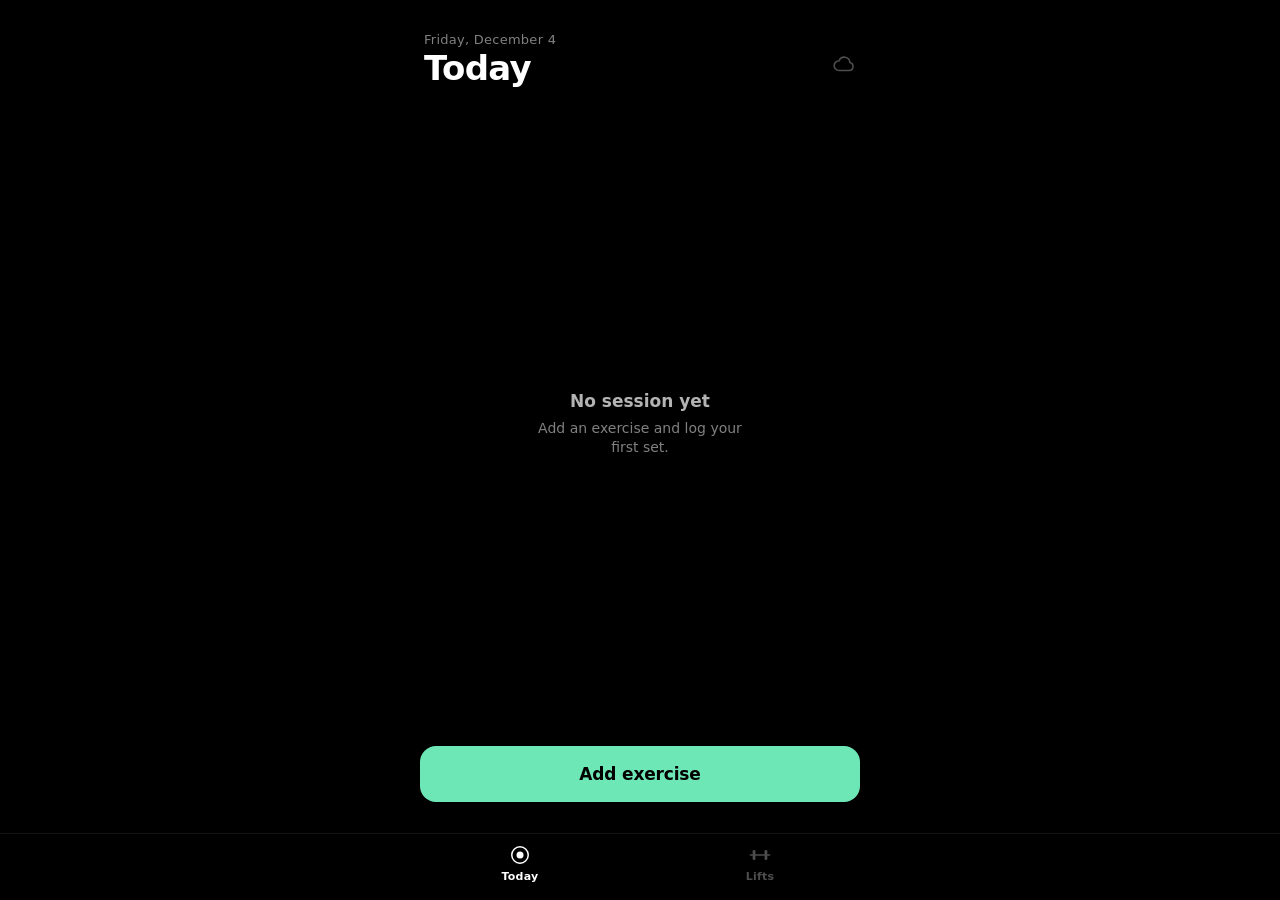
<file: index.html>
<!doctype html>
<html lang="en">
<head>
  <meta charset="utf-8" />
  <meta name="viewport" content="width=device-width, initial-scale=1, viewport-fit=cover" />
  <meta name="theme-color" content="#000000" />
  <title>Workout</title>
  <style>
    /* ---- Theme tokens ---------------------------------------------------- */
    :root {
      --bg: #000000;
      --mint: #6EE7B7;
      --mint-soft: rgba(110, 231, 183, 0.10);
      --amber: #FBBF24;
      --amber-soft: rgba(251, 191, 36, 0.10);
      --text: #FFFFFF;
      --muted: rgba(255, 255, 255, 0.5);
      --faint: rgba(255, 255, 255, 0.3);
      --hairline: rgba(255, 255, 255, 0.08);
      --card: rgba(255, 255, 255, 0.03);
      --radius: 18px;
      --pad: 20px;
      font-family: 'Inter', -apple-system, BlinkMacSystemFont, 'Segoe UI', system-ui, sans-serif;
    }

    * { box-sizing: border-box; -webkit-tap-highlight-color: transparent; }

    html, body {
      margin: 0;
      padding: 0;
      background: var(--bg);
      color: var(--text);
      min-height: 100%;
    }

    body {
      font-family: inherit;
      -webkit-font-smoothing: antialiased;
      text-rendering: optimizeLegibility;
      overscroll-behavior-y: none;
    }

    button {
      font-family: inherit;
      color: inherit;
      background: none;
      border: none;
      padding: 0;
      cursor: pointer;
    }
    button:active { opacity: 0.7; }

    input {
      font-family: inherit;
      color: var(--text);
      background: none;
      border: none;
      outline: none;
    }

    /* ---- App frame ------------------------------------------------------- */
    .app {
      max-width: 480px;
      margin: 0 auto;
      min-height: 100dvh;
      padding: max(env(safe-area-inset-top), 8px) var(--pad)
               calc(max(env(safe-area-inset-bottom), 12px) + 86px);
      display: flex;
      flex-direction: column;
    }
    .app.no-tabs { padding-bottom: max(env(safe-area-inset-bottom), 28px); }

    main { flex: 1; display: flex; flex-direction: column; }

    /* ---- Title bars ------------------------------------------------------ */
    .titlebar { padding: 24px 4px 20px; }

    .titlebar .eyebrow {
      font-size: 13px;
      font-weight: 500;
      letter-spacing: 0.02em;
      color: var(--muted);
      margin: 0 0 4px;
    }

    .titlebar h1 {
      font-size: 34px;
      font-weight: 800;
      letter-spacing: -0.02em;
      margin: 0;
      line-height: 1.05;
      overflow-wrap: anywhere;
    }

    .backbtn {
      display: inline-flex;
      align-items: center;
      gap: 2px;
      min-height: 44px;
      padding: 0 4px;
      margin: 8px 0 0 -4px;
      font-size: 15px;
      font-weight: 500;
      color: var(--muted);
    }
    .backbtn svg { display: block; }

    /* ---- Cloud backup ------------------------------------------------------ */
    .tb-row { display: flex; align-items: flex-start; justify-content: space-between; gap: 12px; }
    .cloud-btn {
      width: 44px;
      min-height: 44px;
      display: flex;
      align-items: center;
      justify-content: center;
      color: var(--faint);
      flex-shrink: 0;
      margin: 10px -10px 0 0;
    }
    .cloud-btn.in { color: rgba(255, 255, 255, 0.65); }
    .hint { font-size: 13px; color: var(--muted); line-height: 1.55; margin: 0 0 16px; }
    .hint b { color: rgba(255, 255, 255, 0.75); font-weight: 600; }

    /* ---- Tab bar ---------------------------------------------------------- */
    .tabbar {
      position: fixed;
      left: 0; right: 0; bottom: 0;
      z-index: 5;
      background: rgba(0, 0, 0, 0.92);
      backdrop-filter: blur(16px);
      -webkit-backdrop-filter: blur(16px);
      border-top: 1px solid var(--hairline);
    }
    .tabbar .inner {
      max-width: 480px;
      margin: 0 auto;
      display: grid;
      grid-template-columns: 1fr 1fr;
      padding-bottom: max(env(safe-area-inset-bottom), 8px);
    }
    .tabbar button {
      display: flex;
      flex-direction: column;
      align-items: center;
      gap: 4px;
      padding: 10px 0 6px;
      font-size: 11px;
      font-weight: 600;
      letter-spacing: 0.02em;
      color: var(--faint);
      min-height: 58px;
    }
    .tabbar button.on { color: var(--text); }
    .tabbar svg { display: block; }

    /* ---- Cards ------------------------------------------------------------ */
    .card {
      background: var(--card);
      border: 1px solid var(--hairline);
      border-radius: var(--radius);
      padding: 18px;
      margin-bottom: 16px;
    }

    .card-label {
      font-size: 12px;
      font-weight: 600;
      letter-spacing: 0.08em;
      text-transform: uppercase;
      color: var(--faint);
      margin: 0 0 14px;
    }

    /* ---- Lifts list -------------------------------------------------------- */
    .ex-row {
      display: flex;
      align-items: center;
      width: 100%;
      text-align: left;
      gap: 14px;
      background: var(--card);
      border: 1px solid var(--hairline);
      border-radius: var(--radius);
      padding: 18px;
      margin-bottom: 12px;
      min-height: 76px;
    }
    .ex-row .ex-name { font-size: 17px; font-weight: 600; letter-spacing: -0.01em; }
    .ex-row .ex-sub { font-size: 13px; color: var(--muted); margin-top: 3px; }
    .ex-row .ex-main { flex: 1; min-width: 0; }
    .ex-row .ex-best { text-align: right; flex-shrink: 0; }
    .ex-row .ex-best .num {
      font-size: 20px; font-weight: 700; letter-spacing: -0.01em;
      font-variant-numeric: tabular-nums;
    }
    .ex-row .ex-best .lbl {
      font-size: 11px; font-weight: 500; letter-spacing: 0.06em;
      text-transform: uppercase; color: var(--faint); margin-top: 2px;
    }
    .ex-row .chev { color: var(--faint); flex-shrink: 0; }

    /* ---- Buttons ----------------------------------------------------------- */
    .btn-primary {
      display: block;
      width: 100%;
      min-height: 56px;
      border-radius: 16px;
      background: var(--mint);
      color: #000;
      font-size: 17px;
      font-weight: 700;
      letter-spacing: -0.01em;
    }

    .btn-outline {
      display: block;
      width: 100%;
      min-height: 56px;
      border-radius: 16px;
      border: 1px solid var(--hairline);
      color: var(--muted);
      font-size: 16px;
      font-weight: 600;
    }

    .btn-quiet {
      display: block;
      width: 100%;
      min-height: 48px;
      font-size: 14px;
      font-weight: 500;
      color: var(--faint);
      margin-top: 8px;
    }

    /* ---- Session (Today) cards ---------------------------------------------- */
    .sess-card { padding: 6px 18px; }

    .sess-head {
      display: flex;
      align-items: center;
      gap: 8px;
      width: 100%;
      text-align: left;
      padding: 14px 0;
      min-height: 64px;
    }
    .sess-head .t { flex: 1; min-width: 0; }
    .sess-head .nm { font-size: 17px; font-weight: 600; letter-spacing: -0.01em; }
    .sess-head .sb { font-size: 13px; color: var(--muted); margin-top: 3px; font-variant-numeric: tabular-nums; }
    .icon-btn {
      width: 44px;
      min-height: 44px;
      display: flex;
      align-items: center;
      justify-content: center;
      color: var(--faint);
      flex-shrink: 0;
      margin-right: -10px;
    }

    .sess-sets { padding-bottom: 6px; }
    .sess-logger { padding: 4px 0 16px; }

    /* ---- Set rows & badges ----------------------------------------------------- */
    .set-row {
      display: flex;
      align-items: center;
      gap: 10px;
      min-height: 52px;
      padding: 4px 12px;
      margin: 2px -12px;
      border-radius: 12px;
    }
    .set-row .set-num {
      font-size: 19px;
      font-weight: 700;
      letter-spacing: -0.01em;
      font-variant-numeric: tabular-nums;
    }
    .set-row .set-sp { flex: 1; }
    .set-row .set-time {
      font-size: 12px;
      color: var(--faint);
      font-variant-numeric: tabular-nums;
    }
    .set-row .set-del {
      width: 44px;
      min-height: 44px;
      margin-right: -14px;
      font-size: 15px;
      color: rgba(255, 255, 255, 0.22);
    }

    .badge {
      font-size: 10px;
      font-weight: 700;
      letter-spacing: 0.1em;
      border-radius: 999px;
      padding: 4px 9px;
      flex-shrink: 0;
    }
    .badge.pr    { color: var(--amber); border: 1px solid rgba(251, 191, 36, 0.4); }
    .badge.beat  { color: var(--mint);  border: 1px solid rgba(110, 231, 183, 0.4); }
    .badge.quiet { color: var(--faint); border: 1px solid var(--hairline); }

    .set-row.g-pr   { background: var(--amber-soft); }
    .set-row.g-pr .set-num   { color: var(--amber); }
    .set-row.g-beat { background: var(--mint-soft); }
    .set-row.g-beat .set-num { color: var(--mint); }

    @keyframes flashMint  { 0% { transform: scale(0.97); background: rgba(110, 231, 183, 0.30); } 100% { transform: scale(1); background: var(--mint-soft); } }
    @keyframes flashAmber { 0% { transform: scale(0.97); background: rgba(251, 191, 36, 0.30); } 100% { transform: scale(1); background: var(--amber-soft); } }
    @keyframes flashPlain { 0% { transform: scale(0.98); background: rgba(255, 255, 255, 0.08); } 100% { transform: scale(1); background: transparent; } }
    .set-row.fl-beat  { animation: flashMint  0.6s cubic-bezier(0.2, 0.8, 0.2, 1); }
    .set-row.fl-pr    { animation: flashAmber 0.6s cubic-bezier(0.2, 0.8, 0.2, 1); }
    .set-row.fl-quiet { animation: flashPlain 0.5s cubic-bezier(0.2, 0.8, 0.2, 1); }

    /* ---- Logger fields ------------------------------------------------------------ */
    .chip {
      display: inline-flex;
      align-items: baseline;
      gap: 7px;
      border: 1px solid var(--hairline);
      border-radius: 999px;
      padding: 8px 14px;
      margin-bottom: 16px;
      font-size: 13px;
      color: var(--muted);
    }
    .chip b {
      font-size: 15px;
      font-weight: 700;
      color: var(--text);
      font-variant-numeric: tabular-nums;
    }

    .field { margin-bottom: 14px; }
    .field-head {
      display: flex;
      align-items: center;
      justify-content: space-between;
      margin-bottom: 8px;
    }
    .field-label {
      font-size: 12px;
      font-weight: 600;
      letter-spacing: 0.08em;
      text-transform: uppercase;
      color: var(--faint);
    }

    .seg {
      display: inline-flex;
      border: 1px solid var(--hairline);
      border-radius: 10px;
      overflow: hidden;
    }
    .seg button {
      min-width: 44px;
      min-height: 32px;
      padding: 0 10px;
      font-size: 12px;
      font-weight: 600;
      color: var(--faint);
    }
    .seg button.on { background: rgba(255, 255, 255, 0.08); color: var(--text); }

    .stepper { display: flex; align-items: stretch; gap: 10px; }
    .stepper .stp {
      width: 56px;
      min-height: 54px;
      flex-shrink: 0;
      border: 1px solid var(--hairline);
      border-radius: 14px;
      font-size: 26px;
      font-weight: 500;
      color: var(--muted);
      line-height: 1;
    }
    .stepper input {
      flex: 1;
      min-width: 0;
      text-align: center;
      font-size: 28px;
      font-weight: 800;
      letter-spacing: -0.01em;
      font-variant-numeric: tabular-nums;
      border: 1px solid var(--hairline);
      border-radius: 14px;
      min-height: 54px;
    }

    /* ---- Progress / chart ---------------------------------------------------- */
    .readout { margin-bottom: 6px; }
    .readout .ro-num {
      font-size: 34px;
      font-weight: 800;
      letter-spacing: -0.02em;
      color: var(--mint);
      font-variant-numeric: tabular-nums;
      line-height: 1.1;
    }
    .readout .ro-sub { font-size: 13px; color: var(--muted); margin-top: 3px; }

    .chart-wrap {
      touch-action: none;
      user-select: none;
      -webkit-user-select: none;
      margin: 4px -4px 6px;
    }
    .chart-wrap svg { display: block; }

    .stats {
      display: grid;
      grid-template-columns: 1fr 1fr;
      gap: 12px;
      margin-top: 14px;
      padding-top: 16px;
      border-top: 1px solid var(--hairline);
    }
    .stat .lbl {
      font-size: 11px;
      font-weight: 600;
      letter-spacing: 0.08em;
      text-transform: uppercase;
      color: var(--faint);
      margin-bottom: 4px;
    }
    .stat .num {
      font-size: 24px;
      font-weight: 800;
      letter-spacing: -0.01em;
      font-variant-numeric: tabular-nums;
    }
    .stat .num.win { color: var(--mint); }
    .stat .sub { font-size: 12px; color: var(--muted); margin-top: 2px; }

    /* ---- History ---------------------------------------------------------------- */
    .day-head {
      font-size: 12px;
      font-weight: 600;
      letter-spacing: 0.08em;
      text-transform: uppercase;
      color: var(--faint);
      margin: 18px 0 4px;
    }
    .day-head:first-child { margin-top: 0; }

    /* ---- Celebration -------------------------------------------------------------- */
    @keyframes rise {
      from { opacity: 0; transform: translateY(14px); }
      to   { opacity: 1; transform: none; }
    }
    .rise { animation: rise 0.55s cubic-bezier(0.2, 0.8, 0.2, 1) both; }

    .cele-head { padding: 56px 4px 28px; }
    .cele-head .eyebrow {
      font-size: 13px;
      font-weight: 600;
      letter-spacing: 0.1em;
      text-transform: uppercase;
      color: var(--muted);
      margin: 0 0 6px;
    }
    .cele-head h1 {
      font-size: 40px;
      font-weight: 800;
      letter-spacing: -0.02em;
      margin: 0;
      line-height: 1.05;
    }

    .cele-vol { padding: 0 4px 28px; }
    .cele-vol .num {
      font-size: 56px;
      font-weight: 800;
      letter-spacing: -0.03em;
      color: var(--mint);
      font-variant-numeric: tabular-nums;
      line-height: 1;
    }
    .cele-vol .lbl { font-size: 14px; color: var(--muted); margin-top: 8px; }

    .cele-row {
      display: flex;
      align-items: center;
      gap: 12px;
      min-height: 56px;
      padding: 8px 0;
    }
    .cele-row + .cele-row { border-top: 1px solid var(--hairline); }
    .cele-row .nm { flex: 1; min-width: 0; font-size: 15px; font-weight: 600; }
    .cele-row .val {
      font-size: 17px;
      font-weight: 700;
      font-variant-numeric: tabular-nums;
      text-align: right;
    }
    .cele-row .val .from {
      font-size: 13px;
      font-weight: 500;
      color: var(--faint);
      margin-right: 8px;
    }
    .cele-row .val.c-pr   { color: var(--amber); }
    .cele-row .val.c-beat { color: var(--mint); }
    .cele-row .sub { font-size: 12px; color: var(--muted); margin-top: 2px; font-weight: 400; }

    /* ---- Empty state -------------------------------------------------------------- */
    .empty {
      flex: 1;
      display: flex;
      flex-direction: column;
      align-items: center;
      justify-content: center;
      text-align: center;
      gap: 8px;
      padding: 48px 24px;
      color: var(--muted);
    }
    .empty .empty-title { font-size: 17px; font-weight: 600; color: rgba(255, 255, 255, 0.7); }
    .empty .empty-sub { font-size: 14px; max-width: 26ch; line-height: 1.4; }

    .quiet-note {
      font-size: 13px;
      color: var(--faint);
      text-align: center;
      padding: 10px 0;
    }

    /* ---- Bottom sheet --------------------------------------------------------------- */
    .overlay { position: fixed; inset: 0; background: rgba(0, 0, 0, 0.6); z-index: 10; }
    .sheet {
      position: fixed;
      left: 0; right: 0; bottom: 0;
      max-width: 480px;
      margin: 0 auto;
      background: #000;
      border: 1px solid var(--hairline);
      border-bottom: none;
      border-radius: 24px 24px 0 0;
      padding: 24px var(--pad) max(env(safe-area-inset-bottom), 28px);
      z-index: 11;
      max-height: 80dvh;
      overflow-y: auto;
    }
    .sheet h2 { font-size: 21px; font-weight: 700; letter-spacing: -0.01em; margin: 0 0 18px; }
    .sheet .name-input {
      width: 100%;
      min-height: 56px;
      border: 1px solid var(--hairline);
      border-radius: 14px;
      padding: 0 16px;
      font-size: 17px;
      font-weight: 600;
      margin-bottom: 16px;
    }
    .sheet .name-input::placeholder { color: var(--faint); font-weight: 400; }
    .sheet .lib-row {
      display: flex;
      align-items: center;
      width: 100%;
      text-align: left;
      gap: 12px;
      min-height: 56px;
      padding: 6px 2px;
      border-bottom: 1px solid var(--hairline);
    }
    .sheet .lib-row .nm { flex: 1; font-size: 16px; font-weight: 600; }
    .sheet .sect {
      font-size: 11px;
      font-weight: 600;
      letter-spacing: 0.08em;
      text-transform: uppercase;
      color: var(--faint);
      margin: 18px 0 8px;
    }
    .sugg { display: flex; flex-wrap: wrap; gap: 8px; margin-bottom: 20px; }
    .sugg button {
      border: 1px solid var(--hairline);
      border-radius: 999px;
      padding: 0 16px;
      min-height: 42px;
      font-size: 14px;
      font-weight: 500;
      color: var(--muted);
    }

    /* ---- Exercise library ---------------------------------------------------------- */
    .sheet.lib { padding-top: 0; }
    .lib-head {
      position: sticky;
      top: 0;
      background: #000;
      padding: 22px 0 10px;
      margin-bottom: 2px;
      z-index: 3;
    }
    .lib-head h2 { margin: 0 0 12px; }
    .lib-searchwrap { position: relative; }
    .lib-search {
      width: 100%;
      min-height: 50px;
      border: 1px solid var(--hairline);
      border-radius: 14px;
      padding: 0 44px 0 16px;
      font-size: 16px;
      font-weight: 500;
      background: rgba(255, 255, 255, 0.03);
    }
    .lib-search::placeholder { color: var(--faint); font-weight: 400; }
    .lib-searchwrap svg {
      position: absolute;
      right: 15px; top: 50%;
      transform: translateY(-50%);
      color: var(--faint);
      pointer-events: none;
    }
    .lib-row .grp { display: block; font-size: 12px; color: var(--faint); margin-top: 3px; font-weight: 500; }
    .lib-row .go { color: var(--faint); flex-shrink: 0; }
    .lib-empty { color: var(--muted); font-size: 14px; padding: 18px 2px; line-height: 1.4; }
    .lib-create { margin-top: 14px; }

    /* ---- Exercise info (how-to + diagram) ------------------------------------------- */
    .info-back {
      display: inline-flex;
      align-items: center;
      gap: 4px;
      min-height: 40px;
      margin: -2px 0 4px -2px;
      font-size: 14px;
      font-weight: 500;
      color: var(--muted);
    }
    .info-title { font-size: 23px; font-weight: 800; letter-spacing: -0.02em; margin: 2px 0 3px; }
    .info-sub { font-size: 13px; font-weight: 600; color: var(--mint); margin-bottom: 8px; }
    .figs { display: flex; justify-content: center; gap: 26px; padding: 10px 0 16px; }
    .fig { display: flex; flex-direction: column; align-items: center; gap: 7px; }
    .fig svg { height: 150px; width: auto; display: block; }
    .fig .cap {
      font-size: 10px; font-weight: 700; letter-spacing: 0.12em;
      text-transform: uppercase; color: var(--faint);
    }
    .how { list-style: none; counter-reset: step; padding: 0; margin: 4px 0 22px; }
    .how li {
      counter-increment: step;
      display: flex;
      align-items: flex-start;
      gap: 13px;
      padding: 12px 0;
      border-top: 1px solid var(--hairline);
      font-size: 15px;
      line-height: 1.45;
      color: rgba(255, 255, 255, 0.85);
    }
    .how li:first-child { border-top: none; }
    .how li::before {
      content: counter(step);
      flex-shrink: 0;
      width: 26px; height: 26px;
      border-radius: 999px;
      border: 1px solid rgba(110, 231, 183, 0.4);
      color: var(--mint);
      font-size: 13px; font-weight: 700;
      display: flex; align-items: center; justify-content: center;
    }
    .info-note { font-size: 14px; color: var(--muted); line-height: 1.4; padding: 6px 0 22px; }
  </style>
</head>
<body>
  <div class="app" id="app"></div>

  <script>
  'use strict';

  /* ============ Cloud backup — paste your two Supabase values here ============
     1) Create a free project at supabase.com
     2) Run the SQL in supabase-setup.sql (Dashboard → SQL Editor → Run)
     3) Paste your Project URL and anon key below
        (Dashboard → Project Settings → Data API)
     The anon key is PUBLIC by design — safe to keep in this file. The SQL turns
     on row-level security, so an account can only ever see its own row. */
  const SUPABASE_URL = 'PASTE_YOUR_PROJECT_URL_HERE';   // e.g. 'https://abcdefgh.supabase.co'
  const SUPABASE_ANON_KEY = 'PASTE_YOUR_ANON_KEY_HERE'; // the long "anon public" key

  /* ================= Data ================= */

  const KEY = 'workout.v1';
  const SUGGESTIONS = ['Bench Press', 'Squat', 'Deadlift', 'Overhead Press', 'Barbell Row', 'Pull-Up'];

  // Ordered muscle groups for the library.
  const GROUPS = ['Chest', 'Back', 'Legs', 'Shoulders', 'Arms', 'Core'];

  // Built-in exercise library: name, group, worked muscles (diagram keys), a one-line
  // muscle summary, and a 3-step how-to. Muscle keys map to regions in bodyDiagram().
  const CATALOG = [
    // ---- Chest ----
    { name: 'Bench Press', group: 'Chest', muscles: ['chest', 'triceps'], sub: 'Chest · Triceps',
      how: ['Lie flat and grip the bar just wider than your shoulders.', 'Lower it to your mid-chest with elbows tucked to about 45°.', 'Press up and slightly back until your arms lock out.'] },
    { name: 'Incline Bench Press', group: 'Chest', muscles: ['chest', 'delts'], sub: 'Upper Chest · Shoulders',
      how: ['Set the bench to about 30° and grip slightly wider than your shoulders.', 'Lower the bar to your upper chest.', 'Drive up until your arms are straight over your collarbone.'] },
    { name: 'Dumbbell Press', group: 'Chest', muscles: ['chest', 'triceps'], sub: 'Chest · Triceps',
      how: ['Lie back holding a dumbbell in each hand at chest level.', 'Press both up until they nearly touch overhead.', 'Lower under control until you feel a stretch.'] },
    { name: 'Push-Up', group: 'Chest', muscles: ['chest', 'triceps', 'abs'], sub: 'Chest · Core',
      how: ['Hands under your shoulders, body in one straight line.', 'Lower until your chest is just above the floor.', 'Push back up without letting your hips sag.'] },
    { name: 'Chest Fly', group: 'Chest', muscles: ['chest'], sub: 'Chest',
      how: ['Lie back holding a dumbbell in each hand above your chest.', 'Open your arms wide in an arc with a slight elbow bend.', 'Squeeze your chest to bring them back together.'] },
    { name: 'Dip', group: 'Chest', muscles: ['chest', 'triceps'], sub: 'Lower Chest · Triceps',
      how: ['Support yourself on parallel bars with arms straight.', 'Lean forward slightly and lower until your elbows reach ~90°.', 'Press back up to the top.'] },
    // ---- Back ----
    { name: 'Deadlift', group: 'Back', muscles: ['lowerback', 'glutes', 'hams', 'traps'], sub: 'Posterior Chain',
      how: ['Stand mid-foot under the bar, gripping just outside your shins.', 'Brace, keep a flat back, and drive the floor away.', 'Stand tall, then lower the bar along your legs.'] },
    { name: 'Barbell Row', group: 'Back', muscles: ['lats', 'traps', 'biceps'], sub: 'Back · Biceps',
      how: ['Hinge forward with a flat back, the bar hanging at your knees.', 'Pull it to your lower ribs, leading with your elbows.', 'Lower under control and repeat.'] },
    { name: 'Pull-Up', group: 'Back', muscles: ['lats', 'biceps'], sub: 'Lats · Biceps',
      how: ['Hang from the bar with an overhand, shoulder-width grip.', 'Pull your chest toward the bar, driving your elbows down.', 'Lower all the way back to a full hang.'] },
    { name: 'Lat Pulldown', group: 'Back', muscles: ['lats', 'biceps'], sub: 'Lats · Biceps',
      how: ['Sit with your thighs anchored, gripping the bar wider than your shoulders.', 'Pull it to your upper chest, squeezing your back.', 'Let it rise back up under control.'] },
    { name: 'Seated Row', group: 'Back', muscles: ['lats', 'traps', 'biceps'], sub: 'Back · Biceps',
      how: ['Sit tall holding the handle, a slight bend in your knees.', 'Pull to your stomach, driving your elbows back.', 'Extend your arms without rounding your back.'] },
    { name: 'Face Pull', group: 'Back', muscles: ['delts', 'traps'], sub: 'Rear Delts · Traps',
      how: ['Set a cable at face height with a rope handle.', 'Pull toward your forehead, splitting the rope apart.', 'Squeeze your rear shoulders, then return slowly.'] },
    // ---- Legs ----
    { name: 'Squat', group: 'Legs', muscles: ['quads', 'glutes'], sub: 'Quads · Glutes',
      how: ['Rest the bar on your upper back, feet shoulder-width.', 'Sit down and back until your thighs reach parallel.', 'Drive up through your heels to stand.'] },
    { name: 'Front Squat', group: 'Legs', muscles: ['quads', 'abs'], sub: 'Quads · Core',
      how: ['Rack the bar across the front of your shoulders, elbows high.', 'Squat straight down, keeping your torso upright.', 'Stand back up, keeping your chest tall.'] },
    { name: 'Leg Press', group: 'Legs', muscles: ['quads', 'glutes'], sub: 'Quads · Glutes',
      how: ['Sit with your feet shoulder-width on the platform.', 'Lower until your knees reach about 90°.', 'Press back up without locking out hard.'] },
    { name: 'Romanian Deadlift', group: 'Legs', muscles: ['hams', 'glutes', 'lowerback'], sub: 'Hamstrings · Glutes',
      how: ['Hold the bar at your hips, knees slightly bent.', 'Push your hips back, lowering the bar down your legs.', 'Feel the hamstring stretch, then pull your hips forward.'] },
    { name: 'Lunge', group: 'Legs', muscles: ['quads', 'glutes'], sub: 'Quads · Glutes',
      how: ['Step forward into a split stance.', 'Lower until both knees are about 90°.', 'Push through your front heel back to standing.'] },
    { name: 'Leg Curl', group: 'Legs', muscles: ['hams'], sub: 'Hamstrings',
      how: ['Lie or sit with the pad against your lower calves.', 'Curl your heels toward your glutes.', 'Lower slowly to a full stretch.'] },
    { name: 'Calf Raise', group: 'Legs', muscles: ['calves'], sub: 'Calves',
      how: ['Stand with the balls of your feet on an edge.', 'Rise up onto your toes as high as you can.', 'Lower your heels below the step for a full stretch.'] },
    // ---- Shoulders ----
    { name: 'Overhead Press', group: 'Shoulders', muscles: ['delts', 'triceps'], sub: 'Shoulders · Triceps',
      how: ['Hold the bar at your collarbone, hands just outside your shoulders.', 'Press straight overhead, moving your head back slightly.', 'Lock out with the bar over your ears, then lower.'] },
    { name: 'Dumbbell Shoulder Press', group: 'Shoulders', muscles: ['delts', 'triceps'], sub: 'Shoulders · Triceps',
      how: ['Sit holding a dumbbell at each shoulder.', 'Press both overhead until they nearly meet.', 'Lower under control to ear height.'] },
    { name: 'Lateral Raise', group: 'Shoulders', muscles: ['delts'], sub: 'Side Delts',
      how: ['Stand holding a dumbbell in each hand at your sides.', 'Raise them out to the sides to shoulder height.', 'Lower slowly, leading with your elbows.'] },
    { name: 'Rear Delt Fly', group: 'Shoulders', muscles: ['delts', 'traps'], sub: 'Rear Delts',
      how: ['Hinge forward holding a dumbbell in each hand.', 'Raise your arms out to the sides, squeezing your shoulder blades.', 'Lower under control.'] },
    { name: 'Arnold Press', group: 'Shoulders', muscles: ['delts', 'triceps'], sub: 'Shoulders · Triceps',
      how: ['Start with dumbbells at your chest, palms facing you.', 'Rotate and press overhead until your palms face forward.', 'Reverse the path back to the start.'] },
    // ---- Arms ----
    { name: 'Barbell Curl', group: 'Arms', muscles: ['biceps'], sub: 'Biceps',
      how: ['Stand holding the bar with an underhand, shoulder-width grip.', 'Curl to your chest, keeping your elbows pinned.', 'Lower slowly without swinging.'] },
    { name: 'Dumbbell Curl', group: 'Arms', muscles: ['biceps'], sub: 'Biceps',
      how: ['Hold a dumbbell in each hand, arms at your sides.', 'Curl up, keeping your elbows still.', 'Lower all the way down.'] },
    { name: 'Hammer Curl', group: 'Arms', muscles: ['biceps', 'forearms'], sub: 'Biceps · Forearms',
      how: ['Hold the dumbbells with your palms facing each other.', 'Curl up, keeping that neutral grip.', 'Lower under control.'] },
    { name: 'Tricep Pushdown', group: 'Arms', muscles: ['triceps'], sub: 'Triceps',
      how: ['Grip a high cable with your elbows tucked at your sides.', 'Push down until your arms are straight.', 'Let it rise back up to about 90° only.'] },
    { name: 'Skullcrusher', group: 'Arms', muscles: ['triceps'], sub: 'Triceps',
      how: ['Lie back holding the bar over your forehead.', 'Bend at the elbows to lower it toward your head.', 'Extend back up, keeping your upper arms still.'] },
    { name: 'Close-Grip Bench', group: 'Arms', muscles: ['triceps', 'chest'], sub: 'Triceps · Chest',
      how: ['Lie back and grip the bar about shoulder-width.', 'Lower to your lower chest with your elbows tucked.', 'Press up, focusing on your triceps.'] },
    // ---- Core ----
    { name: 'Plank', group: 'Core', muscles: ['abs', 'obliques'], sub: 'Core',
      how: ['Rest on your forearms and toes, body in a straight line.', 'Brace your abs and squeeze your glutes.', 'Hold steady, not letting your hips rise or drop.'] },
    { name: 'Hanging Leg Raise', group: 'Core', muscles: ['abs'], sub: 'Lower Abs',
      how: ['Hang from a bar with straight arms.', 'Raise your legs until they are at least parallel to the floor.', 'Lower slowly without swinging.'] },
    { name: 'Cable Crunch', group: 'Core', muscles: ['abs'], sub: 'Abs',
      how: ['Kneel below a high cable, holding the rope at your head.', 'Crunch down by rounding your spine, elbows toward your thighs.', 'Rise back up under control.'] },
    { name: 'Russian Twist', group: 'Core', muscles: ['obliques', 'abs'], sub: 'Obliques',
      how: ['Sit leaning back slightly with your feet off the floor.', 'Rotate your torso to tap the floor on each side.', 'Keep the motion controlled and steady.'] },
  ];

  // Small front/back figure with the worked muscles lit in mint.
  function bodyDiagram(muscles) {
    const on = new Set(muscles);
    const c = k => (on.has(k) ? 'var(--mint)' : 'rgba(255, 255, 255, 0.08)');
    const dim = 'rgba(255, 255, 255, 0.08)';
    const ln = 'rgba(255, 255, 255, 0.16)';
    const sw = 'stroke="rgba(255, 255, 255, 0.18)" stroke-width="0.8"';
    const front = `
      <svg viewBox="0 0 120 168" fill="none" aria-hidden="true">
        <circle cx="60" cy="14" r="9" stroke="${ln}" stroke-width="1.4"/>
        <rect x="55" y="21" width="10" height="7" rx="3" fill="${ln}"/>
        <ellipse cx="41" cy="39" rx="10" ry="8" fill="${c('delts')}" ${sw}/>
        <ellipse cx="79" cy="39" rx="10" ry="8" fill="${c('delts')}" ${sw}/>
        <rect x="46" y="33" width="13" height="16" rx="5" fill="${c('chest')}" ${sw}/>
        <rect x="61" y="33" width="13" height="16" rx="5" fill="${c('chest')}" ${sw}/>
        <ellipse cx="32" cy="57" rx="6" ry="12" fill="${c('biceps')}" ${sw}/>
        <ellipse cx="88" cy="57" rx="6" ry="12" fill="${c('biceps')}" ${sw}/>
        <ellipse cx="27" cy="82" rx="5" ry="13" fill="${c('forearms')}" ${sw}/>
        <ellipse cx="93" cy="82" rx="5" ry="13" fill="${c('forearms')}" ${sw}/>
        <rect x="51" y="51" width="18" height="34" rx="5" fill="${c('abs')}" ${sw}/>
        <rect x="44" y="53" width="6" height="27" rx="3" fill="${c('obliques')}" ${sw}/>
        <rect x="70" y="53" width="6" height="27" rx="3" fill="${c('obliques')}" ${sw}/>
        <rect x="49" y="90" width="11" height="35" rx="5" fill="${c('quads')}" ${sw}/>
        <rect x="60" y="90" width="11" height="35" rx="5" fill="${c('quads')}" ${sw}/>
        <rect x="50" y="127" width="9" height="30" rx="4" fill="${dim}" ${sw}/>
        <rect x="61" y="127" width="9" height="30" rx="4" fill="${dim}" ${sw}/>
      </svg>`;
    const back = `
      <svg viewBox="0 0 120 168" fill="none" aria-hidden="true">
        <circle cx="60" cy="14" r="9" stroke="${ln}" stroke-width="1.4"/>
        <rect x="55" y="21" width="10" height="7" rx="3" fill="${ln}"/>
        <ellipse cx="41" cy="39" rx="10" ry="8" fill="${c('delts')}" ${sw}/>
        <ellipse cx="79" cy="39" rx="10" ry="8" fill="${c('delts')}" ${sw}/>
        <rect x="48" y="31" width="24" height="15" rx="6" fill="${c('traps')}" ${sw}/>
        <polygon points="50,45 45,60 54,75 55,49" fill="${c('lats')}" ${sw}/>
        <polygon points="70,45 75,60 66,75 65,49" fill="${c('lats')}" ${sw}/>
        <ellipse cx="32" cy="57" rx="6" ry="12" fill="${c('triceps')}" ${sw}/>
        <ellipse cx="88" cy="57" rx="6" ry="12" fill="${c('triceps')}" ${sw}/>
        <ellipse cx="27" cy="82" rx="5" ry="13" fill="${dim}" ${sw}/>
        <ellipse cx="93" cy="82" rx="5" ry="13" fill="${dim}" ${sw}/>
        <rect x="52" y="72" width="16" height="14" rx="4" fill="${c('lowerback')}" ${sw}/>
        <ellipse cx="54" cy="95" rx="8" ry="8" fill="${c('glutes')}" ${sw}/>
        <ellipse cx="66" cy="95" rx="8" ry="8" fill="${c('glutes')}" ${sw}/>
        <rect x="49" y="104" width="11" height="26" rx="5" fill="${c('hams')}" ${sw}/>
        <rect x="60" y="104" width="11" height="26" rx="5" fill="${c('hams')}" ${sw}/>
        <ellipse cx="54" cy="142" rx="5" ry="11" fill="${c('calves')}" ${sw}/>
        <ellipse cx="66" cy="142" rx="5" ry="11" fill="${c('calves')}" ${sw}/>
      </svg>`;
    return `<div class="figs">
      <div class="fig">${front}<span class="cap">Front</span></div>
      <div class="fig">${back}<span class="cap">Back</span></div>
    </div>`;
  }

  let db = load();

  function load() {
    let d = null;
    try { d = JSON.parse(localStorage.getItem(KEY)); } catch (e) { /* corrupted — start fresh */ }
    if (!d || !Array.isArray(d.exercises)) d = { exercises: [], unit: 'lb' };
    // Migrations / defaults (Part 1 saves had no sessions or today)
    d.unit = d.unit || 'lb';
    d.sessions = Array.isArray(d.sessions) ? d.sessions : [];
    d.today = d.today || null;
    if (!d.view || d.view.name === 'home') d.view = { name: 'today' };
    return d;
  }

  // persist() only writes to this device. save() also stamps the change time and
  // schedules a cloud push — call it for every DATA change (sets, exercises, unit).
  // Navigation uses persist() so switching tabs can never clobber newer cloud data.
  function persist() { localStorage.setItem(KEY, JSON.stringify(db)); }
  function save() { db.updatedAt = Date.now(); persist(); schedulePush(); }

  /* ================= Cloud sync (Supabase, plain fetch — no SDK) ================= */

  const SB_ON = SUPABASE_URL.indexOf('https://') === 0;
  const SESS_KEY = 'workout.sb.session';
  let sbSession = null;
  try { sbSession = JSON.parse(localStorage.getItem(SESS_KEY)); } catch (e) { /* signed out */ }
  let syncState = { status: 'idle', at: null, error: null };
  let pushTimer = null;

  function setSession(s) {
    sbSession = s;
    if (s) localStorage.setItem(SESS_KEY, JSON.stringify(s));
    else localStorage.removeItem(SESS_KEY);
  }

  function adoptAuth(j) {
    setSession({
      access_token: j.access_token,
      refresh_token: j.refresh_token,
      expires_at: Date.now() + (j.expires_in - 60) * 1000,
      email: j.user.email,
      user_id: j.user.id,
    });
  }

  async function sbAuth(path, body) {
    const res = await fetch(SUPABASE_URL + '/auth/v1/' + path, {
      method: 'POST',
      headers: { 'Content-Type': 'application/json', apikey: SUPABASE_ANON_KEY },
      body: JSON.stringify(body),
    });
    const j = await res.json().catch(() => ({}));
    if (!res.ok) throw new Error(j.error_description || j.msg || j.message || 'Could not reach the server');
    return j;
  }

  // One button does both: sign in, or create the account the first time.
  async function signInOrCreate(email, password) {
    try {
      adoptAuth(await sbAuth('token?grant_type=password', { email, password }));
    } catch (e) {
      let j;
      try { j = await sbAuth('signup', { email, password }); }
      catch (e2) {
        throw new Error(/already/i.test(e2.message) ? 'Wrong password for this email.' : e2.message);
      }
      if (!j.access_token) throw new Error('Account created — check your inbox to confirm, then sign in again.');
      adoptAuth(j);
    }
  }

  async function freshToken() {
    if (!sbSession) return null;
    if (Date.now() < sbSession.expires_at) return sbSession.access_token;
    try {
      adoptAuth(await sbAuth('token?grant_type=refresh_token', { refresh_token: sbSession.refresh_token }));
      return sbSession.access_token;
    } catch (e) { setSession(null); return null; }
  }

  async function sbTable(method, query, body) {
    const token = await freshToken();
    if (!token) throw new Error('Signed out');
    const res = await fetch(SUPABASE_URL + '/rest/v1/backups' + query, {
      method,
      headers: {
        apikey: SUPABASE_ANON_KEY,
        Authorization: 'Bearer ' + token,
        'Content-Type': 'application/json',
        Prefer: method === 'POST' ? 'resolution=merge-duplicates,return=minimal' : '',
      },
      body: body ? JSON.stringify(body) : undefined,
    });
    if (!res.ok) throw new Error('Sync failed (' + res.status + ')');
    return method === 'GET' ? res.json() : null;
  }

  async function pushBackup() {
    const data = Object.assign({}, db);
    delete data.view; // which screen is open stays device-local
    await sbTable('POST', '', [{ user_id: sbSession.user_id, data, updated_at: new Date().toISOString() }]);
  }

  // Pull the cloud copy; newer side wins (simple last-write-wins).
  async function syncNow() {
    if (!SB_ON || !sbSession) return;
    syncState = { status: 'syncing', at: syncState.at, error: null };
    try {
      const rows = await sbTable('GET', '?select=data', null);
      const remote = rows && rows[0] ? rows[0].data : null;
      const remoteAt = remote && remote.updatedAt ? remote.updatedAt : 0;
      const localAt = db.updatedAt || 0;
      if (remote && remoteAt > localAt) {
        remote.view = db.view; // keep this device's screen
        db = remote;
        persist();
        render();
      } else if (localAt > remoteAt) {
        await pushBackup();
      }
      syncState = { status: 'ok', at: Date.now(), error: null };
    } catch (e) {
      syncState = { status: 'error', at: syncState.at, error: e.message };
    }
  }

  // Debounced push ~1.5s after the last data change, so a burst of sets is one write.
  function schedulePush() {
    if (!SB_ON || !sbSession) return;
    clearTimeout(pushTimer);
    pushTimer = setTimeout(async () => {
      try { await pushBackup(); syncState = { status: 'ok', at: Date.now(), error: null }; }
      catch (e) { syncState = { status: 'error', at: syncState.at, error: e.message }; }
    }, 1500);
  }

  /* ---- Backup sheet (cloud icon in the title bar) ---- */

  function cloudBtnHtml() {
    return `<button class="cloud-btn ${sbSession ? 'in' : ''}" id="cloudBtn" aria-label="Backup">
      <svg width="24" height="24" viewBox="0 0 24 24" fill="none">
        <path d="M7 18.5h10a4 4 0 0 0 .8-7.92 5.5 5.5 0 0 0-10.63-1.9A4.75 4.75 0 0 0 7 18.5z" stroke="currentColor" stroke-width="1.6" stroke-linejoin="round"/>
      </svg>
    </button>`;
  }

  function wireCloud() {
    const b = document.getElementById('cloudBtn');
    if (b) b.addEventListener('click', openBackupSheet);
  }

  function openBackupSheet() {
    const statusLine =
      syncState.status === 'ok' && syncState.at ? 'Last synced ' + fmtTime(syncState.at)
      : syncState.status === 'syncing' ? 'Syncing…'
      : syncState.status === 'error' ? 'Sync issue — ' + syncState.error
      : 'Waiting for first sync';

    let inner;
    if (!SB_ON) {
      inner = `
        <h2>Backup</h2>
        <p class="hint">Backup is off, so your data lives only on this device for now.
        To turn it on: create a free project at <b>supabase.com</b>, run the SQL in
        <b>supabase-setup.sql</b>, then paste your Project URL and anon key at the top
        of <b>index.html</b> (look for <b>PASTE_YOUR_PROJECT_URL_HERE</b>).</p>
        <button class="btn-outline" id="bkClose">Close</button>`;
    } else if (sbSession) {
      inner = `
        <h2>Backup</h2>
        <p class="hint">Signed in as <b>${esc(sbSession.email)}</b><br>${esc(statusLine)}</p>
        <button class="btn-primary" id="bkSync">Sync now</button>
        <button class="btn-quiet" id="bkOut">Sign out</button>`;
    } else {
      inner = `
        <h2>Backup</h2>
        <p class="hint">One account, every device. First time? The same button creates your account.</p>
        <input class="name-input" id="bkEmail" type="email" placeholder="Email" autocomplete="email" />
        <input class="name-input" id="bkPass" type="password" placeholder="Password (6+ characters)" autocomplete="current-password" />
        <p class="hint" id="bkErr" style="display:none"></p>
        <button class="btn-primary" id="bkIn">Sign in</button>`;
    }

    const wrap = document.createElement('div');
    wrap.innerHTML = `<div class="overlay" id="ovl"></div><div class="sheet">${inner}</div>`;
    document.body.appendChild(wrap);
    const close = () => wrap.remove();
    const el = id => wrap.querySelector(id);
    el('#ovl').addEventListener('click', close);

    if (el('#bkClose')) el('#bkClose').addEventListener('click', close);

    if (el('#bkSync')) el('#bkSync').addEventListener('click', async () => {
      el('#bkSync').textContent = 'Syncing…';
      await syncNow();
      close();
      openBackupSheet(); // reopen with fresh status
    });

    if (el('#bkOut')) el('#bkOut').addEventListener('click', () => {
      setSession(null); // local data stays on the device
      close();
      render();
    });

    if (el('#bkIn')) el('#bkIn').addEventListener('click', async () => {
      const email = el('#bkEmail').value.trim();
      const pass = el('#bkPass').value;
      const err = el('#bkErr');
      if (!email || pass.length < 6) {
        err.style.display = 'block';
        err.textContent = 'Enter your email and a password of at least 6 characters.';
        return;
      }
      el('#bkIn').textContent = 'Signing in…';
      try {
        await signInOrCreate(email, pass);
        await syncNow();
        close();
        render();
      } catch (e) {
        el('#bkIn').textContent = 'Sign in';
        err.style.display = 'block';
        err.textContent = e.message;
      }
    });
  }

  function uid() {
    return (crypto.randomUUID ? crypto.randomUUID() : Date.now() + '-' + Math.random().toString(36).slice(2));
  }

  function exById(id) { return db.exercises.find(e => e.id === id); }

  // Active session for today; discards a stale unfinished session from a past day.
  function todaySession() {
    const key = dayKey(Date.now());
    if (db.today && db.today.date !== key) { db.today = null; save(); }
    return db.today;
  }

  /* ================= Scoring & derived state ================= */

  // A set's strength score: estimated 1RM (Epley). Lets 100×8 fairly beat 105×1.
  function score(s) { return s.reps <= 1 ? s.weight : s.weight * (1 + s.reps / 30); }

  // Best set, optionally only counting sets strictly before a timestamp.
  function bestSet(ex, beforeTs) {
    let best = null;
    for (const s of ex.sets) {
      if (beforeTs !== undefined && s.ts >= beforeTs) continue;
      if (!best || score(s) > score(best)) best = s;
    }
    return best;
  }

  function dayKey(ts) {
    const d = new Date(ts);
    return d.getFullYear() + '-' + String(d.getMonth() + 1).padStart(2, '0') + '-' + String(d.getDate()).padStart(2, '0');
  }

  // Sessions = sets grouped by calendar day, oldest first, each with its top set.
  function sessionsOf(ex) {
    const map = new Map();
    for (const s of ex.sets) {
      const k = dayKey(s.ts);
      if (!map.has(k)) map.set(k, []);
      map.get(k).push(s);
    }
    return [...map.entries()]
      .map(([day, sets]) => ({
        day,
        sets: sets.sort((a, b) => a.ts - b.ts),
        top: sets.reduce((a, b) => (score(b) > score(a) ? b : a)),
      }))
      .sort((a, b) => (a.day < b.day ? -1 : 1));
  }

  // Top set of the most recent session strictly before `day`. Null if none.
  function lastTopBefore(ex, day) {
    const prev = sessionsOf(ex).filter(s => s.day < day);
    return prev.length ? prev[prev.length - 1].top : null;
  }

  // Consecutive sessions (ending at the latest) whose top set beat the session before.
  function streakOf(sessions) {
    let n = 0;
    for (let i = sessions.length - 1; i > 0; i--) {
      if (score(sessions[i].top) > score(sessions[i - 1].top)) n++;
      else break;
    }
    return n;
  }

  // Grade one set against history at the moment it was logged.
  //   pr    — beat the best set ever logged before it   (amber)
  //   beat  — beat last session's top set               (mint)
  //   first — nothing to compare against                (quiet)
  //   solid — logged, didn't beat last time             (quiet)
  function gradeSet(ex, s) {
    const prevBest = bestSet(ex, s.ts);
    if (!prevBest) return 'first';
    if (score(s) > score(prevBest)) return 'pr';
    const lastTop = lastTopBefore(ex, dayKey(s.ts));
    if (lastTop && score(s) > score(lastTop)) return 'beat';
    return 'solid';
  }

  const BADGE = {
    pr:    '<span class="badge pr">PR</span>',
    beat:  '<span class="badge beat">BEAT</span>',
    solid: '<span class="badge quiet">SOLID</span>',
    first: '<span class="badge quiet">FIRST</span>',
  };

  /* ================= Formatting ================= */

  function esc(s) {
    return String(s).replace(/[&<>"']/g, c => ({ '&': '&amp;', '<': '&lt;', '>': '&gt;', '"': '&quot;', "'": '&#39;' }[c]));
  }

  function fmtW(w) { return Number.isInteger(w) ? String(w) : String(Math.round(w * 10) / 10); }

  function fmtSet(s) { return fmtW(s.weight) + ' × ' + s.reps; }

  function fmtDayLabel(key) {
    const today = dayKey(Date.now());
    const yest = dayKey(Date.now() - 86400000);
    if (key === today) return 'Today';
    if (key === yest) return 'Yesterday';
    const [y, m, d] = key.split('-').map(Number);
    const dt = new Date(y, m - 1, d);
    const opts = { weekday: 'short', month: 'short', day: 'numeric' };
    if (y !== new Date().getFullYear()) opts.year = 'numeric';
    return dt.toLocaleDateString(undefined, opts);
  }

  function fmtTime(ts) {
    return new Date(ts).toLocaleTimeString(undefined, { hour: 'numeric', minute: '2-digit' });
  }

  /* ================= Rendering ================= */

  const app = document.getElementById('app');
  let flashSetId = null;   // set id to pulse after logging
  let expandedId = null;   // which today-card logger is open

  function render() {
    const v = db.view || { name: 'today' };
    app.classList.toggle('no-tabs', v.name === 'done');
    if (v.name === 'ex' && exById(v.id)) renderDetail(exById(v.id));
    else if (v.name === 'lifts') renderLifts();
    else if (v.name === 'done' && db.sessions.find(s => s.id === v.sid)) renderDone(db.sessions.find(s => s.id === v.sid));
    else { db.view = { name: 'today' }; renderToday(); }
  }

  function go(view) { db.view = view; persist(); render(); window.scrollTo(0, 0); }

  function tabbarHtml(active) {
    return `
      <nav class="tabbar"><div class="inner">
        <button id="tabToday" class="${active === 'today' ? 'on' : ''}">
          <svg width="22" height="22" viewBox="0 0 22 22" fill="none">
            <circle cx="11" cy="11" r="8.25" stroke="currentColor" stroke-width="1.5"/>
            <circle cx="11" cy="11" r="3.5" fill="currentColor"/>
          </svg>
          Today
        </button>
        <button id="tabLifts" class="${active === 'lifts' ? 'on' : ''}">
          <svg width="24" height="22" viewBox="0 0 24 24" fill="none">
            <path d="M1.5 12h2M20.5 12h2M7.5 12h9" stroke="currentColor" stroke-width="1.5" stroke-linecap="round"/>
            <rect x="4" y="6.5" width="3" height="11" rx="1.3" fill="currentColor"/>
            <rect x="17" y="6.5" width="3" height="11" rx="1.3" fill="currentColor"/>
          </svg>
          Lifts
        </button>
      </div></nav>`;
  }

  function wireTabs() {
    const t = document.getElementById('tabToday');
    const l = document.getElementById('tabLifts');
    if (t) t.addEventListener('click', () => go({ name: 'today' }));
    if (l) l.addEventListener('click', () => go({ name: 'lifts' }));
  }

  /* ================= Today (session) ================= */

  function todaySetsOf(ex) {
    const key = dayKey(Date.now());
    return ex.sets.filter(s => dayKey(s.ts) === key).sort((a, b) => a.ts - b.ts);
  }

  function renderToday() {
    const dateStr = new Date().toLocaleDateString(undefined, { weekday: 'long', month: 'long', day: 'numeric' });
    const sess = todaySession();
    const exs = sess ? sess.exIds.map(exById).filter(Boolean) : [];
    const totalSets = exs.reduce((n, ex) => n + todaySetsOf(ex).length, 0);
    const savedToday = db.sessions.filter(s => s.date === dayKey(Date.now()));

    const cards = exs.map(ex => {
      const tSets = todaySetsOf(ex);
      const best = bestSet(ex);
      const lastTop = lastTopBefore(ex, dayKey(Date.now()));
      const open = ex.id === expandedId;
      const last = ex.sets.length ? ex.sets.reduce((a, b) => (b.ts > a.ts ? b : a)) : null;
      const defW = last ? last.weight : 45;
      const defR = last ? last.reps : 8;
      const subBits = [];
      if (lastTop) subBits.push('Last ' + fmtSet(lastTop));
      if (best) subBits.push('Best ' + fmtSet(best));

      return `
      <section class="card sess-card" data-ex="${ex.id}">
        <button class="sess-head" data-toggle="${ex.id}">
          <div class="t">
            <div class="nm">${esc(ex.name)}</div>
            <div class="sb">${subBits.length ? subBits.join(' · ') : 'First time — set the bar'}</div>
          </div>
          <span class="icon-btn" data-chart="${ex.id}" role="button" aria-label="History &amp; chart">
            <svg width="20" height="20" viewBox="0 0 20 20" fill="none">
              <path d="M3 14.5l4.2-5.2 3 3L16.8 5" stroke="currentColor" stroke-width="1.8" stroke-linecap="round" stroke-linejoin="round"/>
            </svg>
          </span>
        </button>
        ${tSets.length ? `<div class="sess-sets">
          ${tSets.map(s => {
            const g = gradeSet(ex, s);
            return `<div class="set-row g-${g} ${s.id === flashSetId ? (g === 'pr' ? 'fl-pr' : g === 'beat' ? 'fl-beat' : 'fl-quiet') : ''}">
              <div class="set-num">${fmtSet(s)}</div>
              ${BADGE[g]}
              <div class="set-sp"></div>
              <div class="set-time">${fmtTime(s.ts)}</div>
              <button class="set-del" data-del="${s.id}" data-delex="${ex.id}" aria-label="Delete set">✕</button>
            </div>`;
          }).join('')}
        </div>` : ''}
        ${open ? `<div class="sess-logger">
          <div class="field">
            <div class="field-head"><span class="field-label">Weight (${esc(db.unit)})</span></div>
            <div class="stepper">
              <button class="stp" data-wm="${ex.id}">−</button>
              <input id="w-${ex.id}" type="text" inputmode="decimal" value="${fmtW(defW)}" />
              <button class="stp" data-wp="${ex.id}">+</button>
            </div>
          </div>
          <div class="field">
            <div class="field-head"><span class="field-label">Reps</span></div>
            <div class="stepper">
              <button class="stp" data-rm="${ex.id}">−</button>
              <input id="r-${ex.id}" type="text" inputmode="numeric" value="${defR}" />
              <button class="stp" data-rp="${ex.id}">+</button>
            </div>
          </div>
          <button class="btn-primary" data-log="${ex.id}">Log set</button>
          <button class="btn-quiet" data-swap="${ex.id}">Swap exercise</button>
          ${!tSets.length ? `<button class="btn-quiet" data-remove="${ex.id}">Remove from today</button>` : ''}
        </div>` : ''}
      </section>`;
    }).join('');

    app.innerHTML = `
      <header class="titlebar">
        <div class="tb-row">
          <div>
            <p class="eyebrow">${esc(dateStr)}</p>
            <h1>Today</h1>
          </div>
          ${cloudBtnHtml()}
        </div>
      </header>
      <main>
        ${exs.length ? cards : `
          <div class="empty">
            <div class="empty-title">${savedToday.length ? 'Session saved' : 'No session yet'}</div>
            <div class="empty-sub">${savedToday.length
              ? savedToday.reduce((n, s) => n + s.totals.sets, 0) + ' sets banked today. Room for more.'
              : 'Add an exercise and log your first set.'}</div>
          </div>`}
        <button class="${exs.length ? 'btn-outline' : 'btn-primary'}" id="addToSession" style="margin-top:4px">Add exercise</button>
        ${totalSets > 0 ? `<button class="btn-primary" id="finish" style="margin-top:12px">Finish session</button>` : ''}
      </main>
      ${tabbarHtml('today')}`;

    wireTabs();
    wireCloud();
    document.getElementById('addToSession').addEventListener('click', openAddToSessionSheet);
    const fin = document.getElementById('finish');
    if (fin) fin.addEventListener('click', finishSession);

    app.querySelectorAll('[data-toggle]').forEach(b =>
      b.addEventListener('click', e => {
        if (e.target.closest('[data-chart]')) return;
        const id = b.dataset.toggle;
        expandedId = (expandedId === id ? null : id);
        render();
      }));

    app.querySelectorAll('[data-chart]').forEach(b =>
      b.addEventListener('click', e => {
        e.stopPropagation();
        go({ name: 'ex', id: b.dataset.chart, from: 'today' });
      }));

    app.querySelectorAll('[data-log]').forEach(b =>
      b.addEventListener('click', () => {
        const ex = exById(b.dataset.log);
        const w = Math.max(0, parseFloat(String(document.getElementById('w-' + ex.id).value).replace(',', '.')) || 0);
        const r = Math.max(0, Math.round(parseFloat(document.getElementById('r-' + ex.id).value) || 0));
        if (w <= 0 || r <= 0) return;
        const s = { id: uid(), ts: Date.now(), weight: w, reps: r };
        ex.sets.push(s);
        flashSetId = s.id;
        save();
        render();
        flashSetId = null;
      }));

    ['wm', 'wp', 'rm', 'rp'].forEach(k => {
      app.querySelectorAll('[data-' + k + ']').forEach(b =>
        b.addEventListener('click', () => {
          const id = b.dataset[k];
          const wEl = document.getElementById('w-' + id);
          const rEl = document.getElementById('r-' + id);
          const w = Math.max(0, parseFloat(String(wEl.value).replace(',', '.')) || 0);
          const r = Math.max(0, Math.round(parseFloat(rEl.value) || 0));
          if (k === 'wm') wEl.value = fmtW(Math.max(0, w - 2.5));
          if (k === 'wp') wEl.value = fmtW(w + 2.5);
          if (k === 'rm') rEl.value = Math.max(1, r - 1);
          if (k === 'rp') rEl.value = r + 1;
        }));
    });

    app.querySelectorAll('[data-del]').forEach(b =>
      b.addEventListener('click', () => {
        const ex = exById(b.dataset.delex);
        ex.sets = ex.sets.filter(s => s.id !== b.dataset.del);
        save();
        render();
      }));

    app.querySelectorAll('[data-remove]').forEach(b =>
      b.addEventListener('click', () => {
        const sess = todaySession();
        if (sess) {
          sess.exIds = sess.exIds.filter(id => id !== b.dataset.remove);
          if (!sess.exIds.length) db.today = null;
          save();
        }
        render();
      }));

    app.querySelectorAll('[data-swap]').forEach(b =>
      b.addEventListener('click', () => openSwapSheet(exById(b.dataset.swap))));
  }

  function addExerciseToSession(ex) {
    let sess = todaySession();
    if (!sess) { sess = db.today = { date: dayKey(Date.now()), exIds: [] }; }
    if (!sess.exIds.includes(ex.id)) sess.exIds.push(ex.id);
    expandedId = ex.id;
    save();
    render();
  }

  // Find a saved exercise by name; create it (preserving any existing history) if new.
  function exByName(name) { return db.exercises.find(e => e.name.toLowerCase() === String(name).toLowerCase()); }
  function ensureExercise(name) {
    name = name.trim();
    let ex = exByName(name);
    if (!ex) { ex = { id: uid(), name, sets: [] }; db.exercises.push(ex); }
    return ex;
  }

  /* ================= Exercise library ================= */

  // Entry points — Today's "Add exercise" and Lifts' "New exercise".
  function openAddToSessionSheet() {
    openLibrary({ title: 'Add exercise', primaryLabel: 'Add to Today', onPick: addExerciseToSession });
  }
  function openNewExerciseSheet() {
    openLibrary({ title: 'New exercise', primaryLabel: 'Add to Lifts', onPick: ex => go({ name: 'ex', id: ex.id, from: 'lifts' }) });
  }

  // Searchable library sheet. opts: { title, primaryLabel, onPick(ex), excludeId }.
  function openLibrary(opts) {
    const wrap = document.createElement('div');
    wrap.innerHTML = `<div class="overlay" id="ovl"></div><div class="sheet lib" id="sheet"></div>`;
    document.body.appendChild(wrap);
    const sheet = wrap.querySelector('#sheet');
    const close = () => wrap.remove();
    wrap.querySelector('#ovl').addEventListener('click', close);

    let query = '';

    // Catalog + any custom lifts not in the catalog, minus the excluded exercise.
    function libEntries() {
      const catNames = new Set(CATALOG.map(c => c.name.toLowerCase()));
      const entries = CATALOG.map(c => ({ name: c.name, group: c.group }));
      db.exercises.forEach(e => {
        if (!catNames.has(e.name.toLowerCase())) entries.push({ name: e.name, group: 'Your lifts', custom: true });
      });
      const ex = opts.excludeId && exById(opts.excludeId);
      return ex ? entries.filter(e => e.name.toLowerCase() !== ex.name.toLowerCase()) : entries;
    }

    function rowHtml(e, showGroup) {
      return `<button class="lib-row" data-pick="${esc(e.name)}">
        <span class="nm">${esc(e.name)}${showGroup ? `<span class="grp">${esc(e.group)}</span>` : ''}</span>
        <svg class="go" width="7" height="12" viewBox="0 0 8 14" fill="none"><path d="M1 1l6 6-6 6" stroke="currentColor" stroke-width="2" stroke-linecap="round" stroke-linejoin="round"/></svg>
      </button>`;
    }

    function buildList() {
      sheet.innerHTML = `
        <div class="lib-head">
          <h2>${esc(opts.title)}</h2>
          <div class="lib-searchwrap">
            <input class="lib-search" id="libQ" type="text" placeholder="Search exercises" autocomplete="off" />
            <svg width="17" height="17" viewBox="0 0 18 18" fill="none"><circle cx="7.5" cy="7.5" r="5.5" stroke="currentColor" stroke-width="1.6"/><path d="M11.5 11.5l4 4" stroke="currentColor" stroke-width="1.6" stroke-linecap="round"/></svg>
          </div>
        </div>
        <div id="libList"></div>`;
      const listEl = sheet.querySelector('#libList');
      const inp = sheet.querySelector('#libQ');
      inp.value = query;

      function updateList() {
        const entries = libEntries();
        const byName = {};
        entries.forEach(e => { byName[e.name.toLowerCase()] = e; });
        const q = query.trim().toLowerCase();
        const matched = q ? entries.filter(e => e.name.toLowerCase().includes(q) || (e.group || '').toLowerCase().includes(q)) : entries;

        let html;
        if (q) {
          html = matched.length ? matched.map(e => rowHtml(e, true)).join('')
                                : `<div class="lib-empty">No exercise matches “${esc(query.trim())}”.</div>`;
          if (!matched.some(e => e.name.toLowerCase() === q))
            html += `<button class="btn-outline lib-create" data-create="1">Create “${esc(query.trim())}”</button>`;
        } else {
          html = GROUPS.map(g => {
            const rows = matched.filter(e => e.group === g);
            return rows.length ? `<div class="sect">${g}</div>${rows.map(e => rowHtml(e, false)).join('')}` : '';
          }).join('');
          const custom = matched.filter(e => e.group === 'Your lifts');
          if (custom.length) html += `<div class="sect">Your lifts</div>${custom.map(e => rowHtml(e, false)).join('')}`;
        }
        listEl.innerHTML = html;

        listEl.querySelectorAll('[data-pick]').forEach(b =>
          b.addEventListener('click', () => openInfo(byName[b.dataset.pick.toLowerCase()])));
        const cr = listEl.querySelector('[data-create]');
        if (cr) cr.addEventListener('click', () => { const ex = ensureExercise(query.trim()); close(); opts.onPick(ex); });
      }

      inp.addEventListener('input', () => { query = inp.value; updateList(); });
      updateList();
    }

    // How-to + muscle diagram for one exercise, with the primary add/swap action.
    function openInfo(entry) {
      if (!entry) return;
      const cat = CATALOG.find(c => c.name.toLowerCase() === entry.name.toLowerCase());
      sheet.innerHTML = `
        <button class="info-back" id="infoBack">
          <svg width="8" height="14" viewBox="0 0 8 14" fill="none"><path d="M7 1L1 7l6 6" stroke="currentColor" stroke-width="1.8" stroke-linecap="round" stroke-linejoin="round"/></svg>
          Library
        </button>
        <div class="info-title">${esc(entry.name)}</div>
        ${cat ? `<div class="info-sub">${esc(cat.sub)}</div>` : ''}
        ${cat ? bodyDiagram(cat.muscles) : ''}
        ${cat ? `<ol class="how">${cat.how.map(h => `<li>${esc(h)}</li>`).join('')}</ol>`
              : `<div class="info-note">A custom lift — no guide for this one, but its full history comes with it.</div>`}
        <button class="btn-primary" id="infoPick">${esc(opts.primaryLabel)}</button>`;

      sheet.querySelector('#infoBack').addEventListener('click', buildList);
      sheet.querySelector('#infoPick').addEventListener('click', () => {
        const ex = ensureExercise(entry.name);
        close();
        opts.onPick(ex);
      });
      sheet.scrollTop = 0;
    }

    buildList();
    sheet.querySelector('#libQ').focus();
  }

  // Swap one session exercise for another, keeping today's logged sets and both histories.
  function performSwap(fromEx, toEx) {
    if (!fromEx || !toEx || fromEx.id === toEx.id) return;
    const key = dayKey(Date.now());
    // Today's sets move with the swap so nothing you just logged is lost.
    const moving = fromEx.sets.filter(s => dayKey(s.ts) === key);
    fromEx.sets = fromEx.sets.filter(s => dayKey(s.ts) !== key);
    toEx.sets.push(...moving);
    toEx.sets.sort((a, b) => a.ts - b.ts);

    const sess = todaySession();
    if (sess) {
      const i = sess.exIds.indexOf(fromEx.id);
      if (i >= 0) {
        if (sess.exIds.includes(toEx.id)) sess.exIds.splice(i, 1); // target already present — drop the old slot
        else sess.exIds[i] = toEx.id;
      } else if (!sess.exIds.includes(toEx.id)) {
        sess.exIds.push(toEx.id);
      }
    }
    // Drop the old exercise only if the swap left it with no history at all.
    if (fromEx.sets.length === 0) db.exercises = db.exercises.filter(e => e.id !== fromEx.id);

    expandedId = toEx.id;
    save();
    render();
  }

  function openSwapSheet(fromEx) {
    openLibrary({
      title: 'Swap exercise',
      primaryLabel: 'Swap to this',
      excludeId: fromEx.id,
      onPick: toEx => performSwap(fromEx, toEx),
    });
  }

  /* ================= Finish & celebration ================= */

  function finishSession() {
    const sess = todaySession();
    if (!sess) return;
    const today = dayKey(Date.now());
    const items = [];
    const wins = [];
    let totalSets = 0, volume = 0;

    for (const id of sess.exIds) {
      const ex = exById(id);
      if (!ex) continue;
      const tSets = todaySetsOf(ex);
      if (!tSets.length) continue;
      totalSets += tSets.length;
      volume += tSets.reduce((v, s) => v + s.weight * s.reps, 0);
      const top = tSets.reduce((a, b) => (score(b) > score(a) ? b : a));
      items.push({
        name: ex.name,
        sets: tSets.map(s => ({ weight: s.weight, reps: s.reps, grade: gradeSet(ex, s) })),
        top: { weight: top.weight, reps: top.reps },
      });

      // Wins: judged against everything before today.
      const startOfToday = new Date(); startOfToday.setHours(0, 0, 0, 0);
      const prevBest = bestSet(ex, startOfToday.getTime());
      const lastTop = lastTopBefore(ex, today);
      if (prevBest && score(top) > score(prevBest)) {
        wins.push({ name: ex.name, type: 'pr', from: fmtSet(prevBest), to: fmtSet(top) });
      } else if (lastTop && score(top) > score(lastTop)) {
        wins.push({ name: ex.name, type: 'beat', from: fmtSet(lastTop), to: fmtSet(top) });
      }
    }

    if (!totalSets) return;
    wins.sort((a, b) => (a.type === b.type ? 0 : a.type === 'pr' ? -1 : 1));

    const record = {
      id: uid(),
      ts: Date.now(),
      date: today,
      unit: db.unit,
      totals: { sets: totalSets, volume: Math.round(volume), exercises: items.length },
      items,
      wins,
    };
    db.sessions.push(record);
    db.today = null;
    expandedId = null;
    go({ name: 'done', sid: record.id });
  }

  function renderDone(rec) {
    const d = 90; // stagger step, ms
    app.innerHTML = `
      <header class="cele-head rise">
        <p class="eyebrow">Session complete</p>
        <h1>${rec.wins.some(w => w.type === 'pr') ? 'New ground.' : rec.wins.length ? 'Forward again.' : 'Logged &amp; banked.'}</h1>
      </header>
      <main>
        <div class="cele-vol rise" style="animation-delay:${d}ms">
          <div class="num">${rec.totals.volume.toLocaleString()}</div>
          <div class="lbl">${esc(rec.unit)} moved · ${rec.totals.sets} set${rec.totals.sets === 1 ? '' : 's'} · ${rec.totals.exercises} exercise${rec.totals.exercises === 1 ? '' : 's'}</div>
        </div>

        ${rec.wins.length ? `
        <section class="card rise" style="animation-delay:${d * 2}ms">
          <p class="card-label">You beat</p>
          ${rec.wins.map(w => `
            <div class="cele-row">
              <div class="nm">${esc(w.name)}<div class="sub">${w.type === 'pr' ? 'All-time best' : 'Beat last time'}</div></div>
              ${BADGE[w.type]}
              <div class="val c-${w.type}"><span class="from">${w.from} →</span>${w.to}</div>
            </div>`).join('')}
        </section>` : `
        <div class="quiet-note rise" style="animation-delay:${d * 2}ms">Nothing beaten today. It still counts — next time, take it back.</div>`}

        <section class="card rise" style="animation-delay:${d * 3}ms">
          <p class="card-label">Today's work</p>
          ${rec.items.map(it => `
            <div class="cele-row">
              <div class="nm">${esc(it.name)}<div class="sub">${it.sets.length} set${it.sets.length === 1 ? '' : 's'}</div></div>
              <div class="val">${fmtW(it.top.weight)} × ${it.top.reps}</div>
            </div>`).join('')}
        </section>

        <div style="flex:1"></div>
        <button class="btn-primary rise" id="doneBtn" style="animation-delay:${d * 4}ms">Done</button>
      </main>`;

    document.getElementById('doneBtn').addEventListener('click', () => go({ name: 'today' }));
  }

  /* ================= Lifts (library) ================= */

  function renderLifts() {
    const rows = db.exercises.map(ex => {
      const best = bestSet(ex);
      const sess = sessionsOf(ex);
      return `
        <button class="ex-row" data-open="${ex.id}">
          <div class="ex-main">
            <div class="ex-name">${esc(ex.name)}</div>
            <div class="ex-sub">${ex.sets.length ? ex.sets.length + ' set' + (ex.sets.length === 1 ? '' : 's') + ' · ' + sess.length + ' session' + (sess.length === 1 ? '' : 's') : 'No sets yet'}</div>
          </div>
          ${best ? `<div class="ex-best"><div class="num">${fmtSet(best)}</div><div class="lbl">Best</div></div>` : ''}
          <svg class="chev" width="8" height="14" viewBox="0 0 8 14" fill="none"><path d="M1 1l6 6-6 6" stroke="currentColor" stroke-width="2" stroke-linecap="round" stroke-linejoin="round"/></svg>
        </button>`;
    }).join('');

    app.innerHTML = `
      <header class="titlebar">
        <div class="tb-row">
          <div>
            <p class="eyebrow">${db.exercises.length} lift${db.exercises.length === 1 ? '' : 's'}</p>
            <h1>Lifts</h1>
          </div>
          ${cloudBtnHtml()}
        </div>
      </header>
      <main>
        ${db.exercises.length ? `<div>${rows}</div>` : `
          <div class="empty">
            <div class="empty-title">No lifts yet</div>
            <div class="empty-sub">Add your first exercise from the Today tab, or create one here.</div>
          </div>`}
        <button class="btn-outline" id="addEx" style="margin-top:${db.exercises.length ? '8px' : '0'}">New exercise</button>
      </main>
      ${tabbarHtml('lifts')}`;

    wireTabs();
    wireCloud();
    app.querySelectorAll('[data-open]').forEach(b =>
      b.addEventListener('click', () => go({ name: 'ex', id: b.dataset.open, from: 'lifts' })));
    document.getElementById('addEx').addEventListener('click', openNewExerciseSheet);
  }

  /* ================= Exercise detail (history + chart) ================= */

  function renderDetail(ex) {
    const from = (db.view && db.view.from) || 'lifts';
    const best = bestSet(ex);
    const sessions = sessionsOf(ex);
    const streak = streakOf(sessions);
    const last = ex.sets.length ? ex.sets.reduce((a, b) => (b.ts > a.ts ? b : a)) : null;
    const defW = last ? last.weight : 45;
    const defR = last ? last.reps : 8;

    const historyHtml = [...sessions].reverse().map(sess => `
      <div class="day-head">${fmtDayLabel(sess.day)}</div>
      ${[...sess.sets].reverse().map(s => {
        const g = gradeSet(ex, s);
        return `<div class="set-row ${g === 'pr' ? 'g-pr' : g === 'beat' ? 'g-beat' : ''}">
          <div class="set-num">${fmtSet(s)}</div>
          ${g === 'pr' || g === 'beat' ? BADGE[g] : ''}
          <div class="set-sp"></div>
          <div class="set-time">${fmtTime(s.ts)}</div>
          <button class="set-del" data-del="${s.id}" aria-label="Delete set">✕</button>
        </div>`;
      }).join('')}
    `).join('');

    app.innerHTML = `
      <header class="titlebar" style="padding-top:8px">
        <button class="backbtn" id="back">
          <svg width="9" height="16" viewBox="0 0 9 16" fill="none"><path d="M8 1L2 8l6 7" stroke="currentColor" stroke-width="2" stroke-linecap="round" stroke-linejoin="round"/></svg>
          ${from === 'today' ? 'Today' : 'Lifts'}
        </button>
        <h1 style="margin-top:10px">${esc(ex.name)}</h1>
      </header>
      <main>
        ${best ? `<div><span class="chip">Best to beat <b>${fmtSet(best)} ${esc(db.unit)}</b></span></div>` : ''}

        <section class="card">
          <p class="card-label">Log a set</p>
          <div class="field">
            <div class="field-head">
              <span class="field-label">Weight</span>
              <span class="seg">
                <button id="unitLb" class="${db.unit === 'lb' ? 'on' : ''}">lb</button>
                <button id="unitKg" class="${db.unit === 'kg' ? 'on' : ''}">kg</button>
              </span>
            </div>
            <div class="stepper">
              <button class="stp" id="wMinus">−</button>
              <input id="wVal" type="text" inputmode="decimal" value="${fmtW(defW)}" />
              <button class="stp" id="wPlus">+</button>
            </div>
          </div>
          <div class="field">
            <div class="field-head"><span class="field-label">Reps</span></div>
            <div class="stepper">
              <button class="stp" id="rMinus">−</button>
              <input id="rVal" type="text" inputmode="numeric" value="${defR}" />
              <button class="stp" id="rPlus">+</button>
            </div>
          </div>
          <button class="btn-primary" id="logSet">Log set</button>
        </section>

        ${sessions.length ? `
        <section class="card">
          <p class="card-label">Top set over time</p>
          <div class="readout">
            <div class="ro-num" id="roNum"></div>
            <div class="ro-sub" id="roSub"></div>
          </div>
          <div class="chart-wrap" id="chart"></div>
          <div class="stats">
            <div class="stat">
              <div class="lbl">Best ever</div>
              <div class="num">${fmtSet(best)}</div>
              <div class="sub">${esc(db.unit)} × reps</div>
            </div>
            <div class="stat">
              <div class="lbl">Streak</div>
              <div class="num ${streak > 0 ? 'win' : ''}">${streak}</div>
              <div class="sub">session${streak === 1 ? '' : 's'} beating the last</div>
            </div>
          </div>
        </section>` : ''}

        ${ex.sets.length ? `
        <section class="card">
          <p class="card-label">History</p>
          ${historyHtml}
        </section>` : `
        <div class="quiet-note">No sets yet. Log the first one above.</div>`}

        <button class="btn-quiet" id="delEx">Delete exercise</button>
      </main>
      ${tabbarHtml(from)}`;

    wireTabs();
    document.getElementById('back').addEventListener('click', () => go({ name: from }));

    const wVal = document.getElementById('wVal');
    const rVal = document.getElementById('rVal');
    const readW = () => Math.max(0, parseFloat(String(wVal.value).replace(',', '.')) || 0);
    const readR = () => Math.max(0, Math.round(parseFloat(rVal.value) || 0));

    document.getElementById('wMinus').addEventListener('click', () => { wVal.value = fmtW(Math.max(0, readW() - 2.5)); });
    document.getElementById('wPlus').addEventListener('click', () => { wVal.value = fmtW(readW() + 2.5); });
    document.getElementById('rMinus').addEventListener('click', () => { rVal.value = Math.max(1, readR() - 1); });
    document.getElementById('rPlus').addEventListener('click', () => { rVal.value = readR() + 1; });

    document.getElementById('unitLb').addEventListener('click', () => { db.unit = 'lb'; save(); render(); });
    document.getElementById('unitKg').addEventListener('click', () => { db.unit = 'kg'; save(); render(); });

    document.getElementById('logSet').addEventListener('click', () => {
      const w = readW(), r = readR();
      if (w <= 0 || r <= 0) return;
      ex.sets.push({ id: uid(), ts: Date.now(), weight: w, reps: r });
      save();
      render();
    });

    app.querySelectorAll('[data-del]').forEach(b =>
      b.addEventListener('click', () => {
        ex.sets = ex.sets.filter(s => s.id !== b.dataset.del);
        save();
        render();
      }));

    document.getElementById('delEx').addEventListener('click', () => {
      if (confirm('Delete "' + ex.name + '" and all its sets?')) {
        db.exercises = db.exercises.filter(e => e.id !== ex.id);
        if (db.today) {
          db.today.exIds = db.today.exIds.filter(id => id !== ex.id);
          if (!db.today.exIds.length) db.today = null;
        }
        go({ name: from });
      }
    });

    if (sessions.length) mountChart(document.getElementById('chart'), sessions);
  }

  /* ---- Chart: top set per session, scrubbable ---- */

  function mountChart(el, sessions) {
    const pts = sessions.map(s => ({ day: s.day, set: s.top, v: score(s.top) }));
    const n = pts.length;
    const W = Math.max(el.clientWidth, 200), H = 190;
    const P = { l: 10, r: 10, t: 14, b: 14 };
    const innerW = W - P.l - P.r, innerH = H - P.t - P.b;

    let min = Math.min(...pts.map(p => p.v));
    let max = Math.max(...pts.map(p => p.v));
    if (min === max) { min -= 1; max += 1; }
    const span = max - min;
    min -= span * 0.12; max += span * 0.12;

    const x = i => (n === 1 ? W / 2 : P.l + (i * innerW) / (n - 1));
    const y = v => P.t + innerH - ((v - min) / (max - min)) * innerH;

    const path = pts.map((p, i) => (i === 0 ? 'M' : 'L') + x(i).toFixed(1) + ' ' + y(p.v).toFixed(1)).join(' ');
    const li = n - 1;

    el.innerHTML = `
      <svg width="${W}" height="${H}" viewBox="0 0 ${W} ${H}">
        ${n > 1 ? `<path d="${path}" fill="none" stroke="var(--mint)" stroke-width="2.5" stroke-linecap="round" stroke-linejoin="round"/>` : ''}
        <line id="scrubLine" x1="0" x2="0" y1="${P.t - 6}" y2="${H - P.b + 6}" stroke="rgba(255,255,255,0.18)" stroke-width="1" visibility="hidden"/>
        <circle id="lastDot" cx="${x(li).toFixed(1)}" cy="${y(pts[li].v).toFixed(1)}" r="4.5" fill="var(--mint)"/>
        <circle id="scrubDot" r="6" fill="var(--mint)" stroke="#000" stroke-width="2.5" visibility="hidden"/>
      </svg>`;

    const svg = el.querySelector('svg');
    const scrubLine = el.querySelector('#scrubLine');
    const scrubDot = el.querySelector('#scrubDot');
    const roNum = document.getElementById('roNum');
    const roSub = document.getElementById('roSub');

    function show(i, scrubbing) {
      const p = pts[i];
      roNum.textContent = fmtSet(p.set) + ' ' + db.unit;
      roSub.textContent = fmtDayLabel(p.day) + ' · top set';
      if (scrubbing) {
        const px = x(i).toFixed(1), py = y(p.v).toFixed(1);
        scrubLine.setAttribute('x1', px); scrubLine.setAttribute('x2', px);
        scrubDot.setAttribute('cx', px); scrubDot.setAttribute('cy', py);
        scrubLine.setAttribute('visibility', 'visible');
        scrubDot.setAttribute('visibility', 'visible');
      } else {
        scrubLine.setAttribute('visibility', 'hidden');
        scrubDot.setAttribute('visibility', 'hidden');
      }
    }

    show(li, false); // resting state: latest session

    function idxFromEvent(e) {
      const rect = svg.getBoundingClientRect();
      const rel = (e.clientX - rect.left - P.l) / (innerW || 1);
      return Math.max(0, Math.min(n - 1, Math.round(rel * (n - 1))));
    }

    let active = false;
    el.addEventListener('pointerdown', e => {
      active = true;
      el.setPointerCapture(e.pointerId);
      show(idxFromEvent(e), true);
    });
    el.addEventListener('pointermove', e => { if (active) show(idxFromEvent(e), true); });
    const end = () => { active = false; show(li, false); };
    el.addEventListener('pointerup', end);
    el.addEventListener('pointercancel', end);
  }

  /* ================= Boot ================= */

  render();
  if (SB_ON && sbSession) syncNow();       // pull/push on launch
  window.addEventListener('online', () => { if (SB_ON && sbSession) syncNow(); });
  </script>
</body>
</html>
</file>
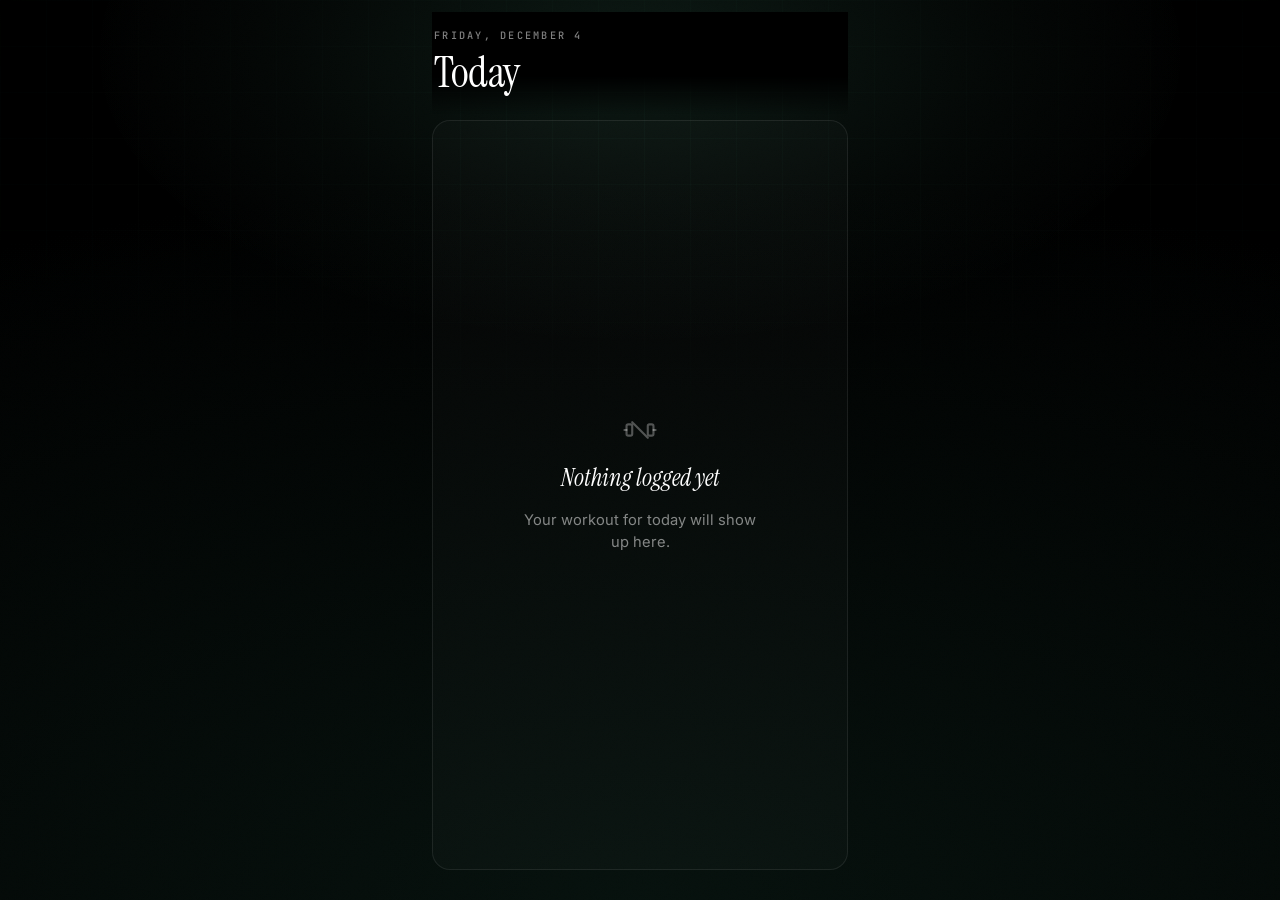
<file: live-build/index.html>
<!doctype html>
<html lang="en">
<head>
<meta charset="utf-8">
<meta name="viewport" content="width=device-width, initial-scale=1, viewport-fit=cover">
<meta name="theme-color" content="#000000">
<meta name="apple-mobile-web-app-capable" content="yes">
<meta name="apple-mobile-web-app-status-bar-style" content="black">
<title>Workout</title>
<link rel="preconnect" href="https://fonts.googleapis.com">
<link rel="preconnect" href="https://fonts.gstatic.com" crossorigin>
<link href="https://fonts.googleapis.com/css2?family=Inter:wght@400;500;600;700;800&family=Instrument+Serif:ital@0;1&family=JetBrains+Mono:wght@400;500&display=swap" rel="stylesheet">
<style>
/* ============================================================
   THE THEME PASSPORT  ·  Vitality
   Near-black, but alive — a soft green editorial glow, faint grain.
   Instrument Serif for display (italic = personality).
   Inter for the numbers (the hero of every row).
   Mono only for tiny UPPERCASE meta.
   Two earned accents: mint = "yes" (fills, flips text to ink),
   amber = "notable". Never decorate with either.
   Big rounded cards, round pills, hairline borders, lots of air.
   Feel: a premium, editorial Apple Health app. Calm. One thing at a time.
   ============================================================ */
:root{
  --bg:#000;
  --fg:#fff;

  --mint:#6EE7B7;         /* winning · live · primary        */
  --mint-soft:#A7F3D0;    /* the fill on a won row           */
  --mint-ink:#042a1c;     /* text/icons sitting on a mint fill */
  --mint-deep:#1f4d3d;

  --amber:#F59E0B;        /* personal records · needs a look */

  --muted:rgba(255,255,255,0.5);
  --muted-strong:rgba(255,255,255,0.70);
  --faint:rgba(255,255,255,0.30);
  --line:rgba(255,255,255,0.08);
  --line-strong:rgba(255,255,255,0.16);
  --card:rgba(255,255,255,0.02);

  --radius-card:18px;
  --radius-pill:999px;

  --serif:'Instrument Serif',Georgia,'Times New Roman',serif;
  --sans:'Inter',-apple-system,BlinkMacSystemFont,system-ui,sans-serif;
  --mono:'JetBrains Mono',ui-monospace,monospace;

  --ease:cubic-bezier(0.16,1,0.3,1);   /* the signature easing */
}

*{margin:0;padding:0;box-sizing:border-box;-webkit-tap-highlight-color:transparent}
html{-webkit-text-size-adjust:100%}
body{
  background:var(--bg);
  color:var(--fg);
  font-family:var(--sans);
  font-size:16px;
  line-height:1.5;
  -webkit-font-smoothing:antialiased;
  -moz-osx-font-smoothing:grayscale;
  text-rendering:optimizeLegibility;
  min-height:100dvh;
  overflow-x:hidden;
}
::selection{background:rgba(110,231,183,0.25);color:#fff}

/* ---- Editorial atmosphere: green glow + vignette + faint drifting grid ---- */
.atmos{position:fixed;inset:0;z-index:0;pointer-events:none;
  background:
    radial-gradient(ellipse 60% 45% at 50% 6%, rgba(110,231,183,0.11), rgba(110,231,183,0.03) 46%, transparent 72%),
    radial-gradient(ellipse 120% 80% at 50% 100%, rgba(14,38,30,0.45), rgba(0,0,0,0.96));
}
.atmos::before{content:'';position:absolute;inset:0;
  background-image:
    linear-gradient(rgba(110,231,183,0.05) 1px,transparent 1px),
    linear-gradient(90deg,rgba(110,231,183,0.05) 1px,transparent 1px);
  background-size:46px 46px;
  -webkit-mask-image:radial-gradient(ellipse 85% 55% at 50% 14%,#000,transparent 72%);
          mask-image:radial-gradient(ellipse 85% 55% at 50% 14%,#000,transparent 72%);
  opacity:.5;animation:drift 60s linear infinite;
}
@keyframes drift{to{background-position:46px 46px}}
/* very subtle film grain */
.grain{position:fixed;inset:0;z-index:1;pointer-events:none;opacity:.03;mix-blend-mode:overlay;
  background-image:url("data:image/svg+xml;utf8,<svg viewBox='0 0 200 200' xmlns='http://www.w3.org/2000/svg'><filter id='n'><feTurbulence type='fractalNoise' baseFrequency='0.85' numOctaves='2' stitchTiles='stitch'/></filter><rect width='100%25' height='100%25' filter='url(%23n)'/></svg>");
  background-size:200px 200px;}

/* ---- App column: mobile-first, centered on larger screens ---- */
.app{
  position:relative;z-index:5;
  max-width:460px;margin:0 auto;min-height:100dvh;
  display:flex;flex-direction:column;
  padding:calc(env(safe-area-inset-top) + 12px) 22px calc(env(safe-area-inset-bottom) + 30px);
}

/* ---- Title bar ---- */
.titlebar{position:sticky;top:0;z-index:10;padding:16px 2px 20px;
  background:linear-gradient(to bottom, #000 62%, transparent);}
.eyebrow{font-family:var(--mono);font-size:.64rem;font-weight:500;
  letter-spacing:.22em;text-transform:uppercase;color:var(--muted);}
.title{margin-top:9px;font-family:var(--serif);font-weight:400;
  font-size:2.7rem;line-height:.96;letter-spacing:-.01em;}

/* ---- Today area ---- */
.today{flex:1;display:flex;flex-direction:column;padding-top:6px;}

/* Calm empty state. No mint here — mint is earned, not decoration. */
.empty{flex:1;display:flex;flex-direction:column;align-items:center;justify-content:center;
  text-align:center;gap:18px;padding:44px 26px 68px;
  border:1px solid var(--line);border-radius:var(--radius-card);background:var(--card);
  animation:rise .8s var(--ease) both;}
.empty svg{width:34px;height:34px;color:var(--faint);stroke-width:1.5}
.empty .h{font-family:var(--serif);font-style:italic;font-size:1.5rem;line-height:1.1;color:var(--fg);}
.empty .s{max-width:26ch;font-size:.92rem;line-height:1.5;color:var(--muted);}

@keyframes rise{from{opacity:0;transform:translateY(12px)}to{opacity:1;transform:none}}
@media(prefers-reduced-motion:reduce){*{animation:none!important}}
</style>
</head>
<body>
  <div class="atmos"></div>
  <div class="grain"></div>

  <div class="app">

    <header class="titlebar">
      <div class="eyebrow" id="eyebrow">Today</div>
      <h1 class="title">Today</h1>
    </header>

    <main class="today" id="today">
      <!-- Empty for now. This is where the workout will live. -->
      <div class="empty">
        <svg viewBox="0 0 24 24" fill="none" stroke="currentColor" stroke-linecap="round" stroke-linejoin="round">
          <path d="M6.5 6.5l11 11"/>
          <rect x="2.5" y="8" width="4" height="8" rx="1.2"/>
          <rect x="17.5" y="8" width="4" height="8" rx="1.2"/>
          <path d="M1 12h1.5M21.5 12H23"/>
        </svg>
        <div class="h">Nothing logged yet</div>
        <div class="s">Your workout for today will show up here.</div>
      </div>
    </main>

  </div>

<script>
/* ------------------------------------------------------------------
   Everything lives in the browser — no build step, no server.
   Saved to localStorage so it's still here on reload.
   (Store scaffolded now; we fill it one prompt at a time.)
   ------------------------------------------------------------------ */
const STORE_KEY = 'workout.v1';
function load(){ try { return JSON.parse(localStorage.getItem(STORE_KEY)) || null; } catch (e) { return null; } }
function save(){ localStorage.setItem(STORE_KEY, JSON.stringify(state)); }

let state = load() || {
  exercises: [],   // logged lifts / library
  sessions:  [],   // finished days
};

/* Live date in the eyebrow. */
(function setDate(){
  const now = new Date();
  document.getElementById('eyebrow').textContent =
    now.toLocaleDateString(undefined, { weekday:'long', month:'long', day:'numeric' }).toUpperCase();
})();
</script>
</body>
</html>
</file>
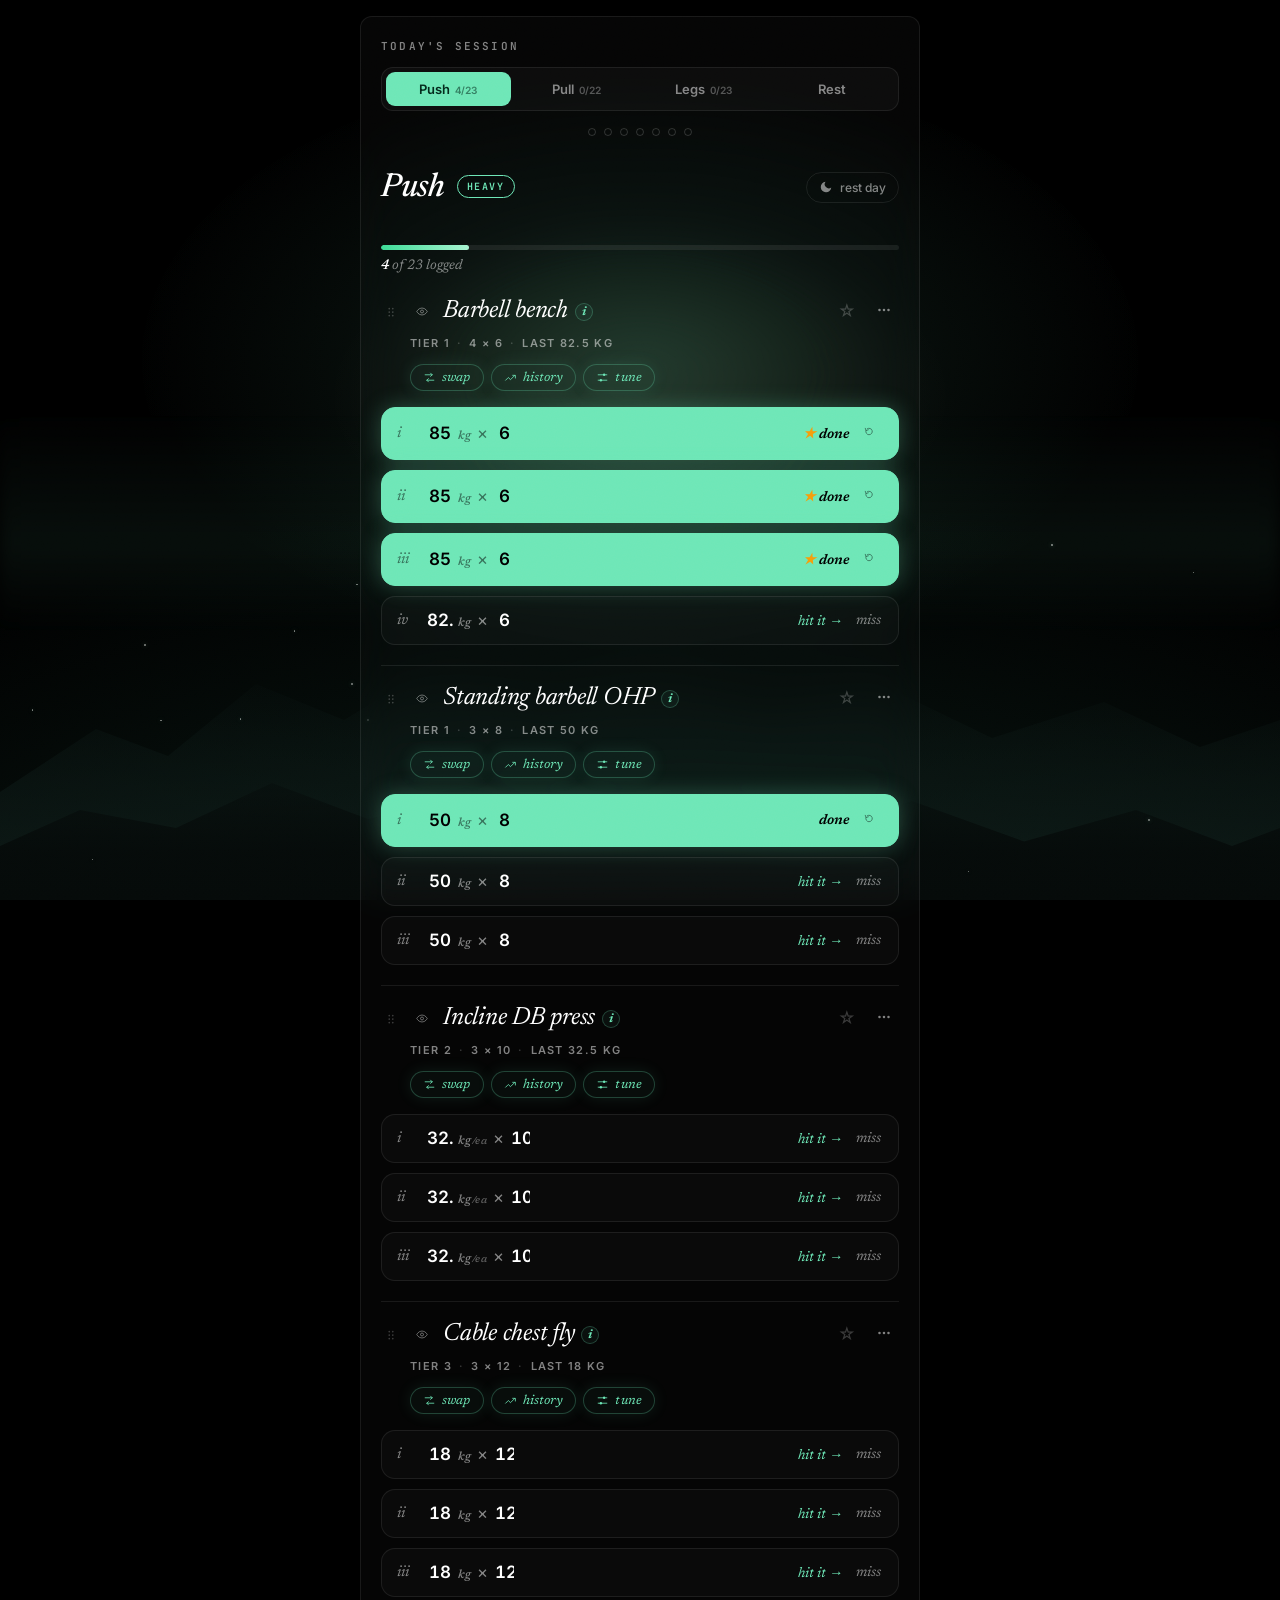
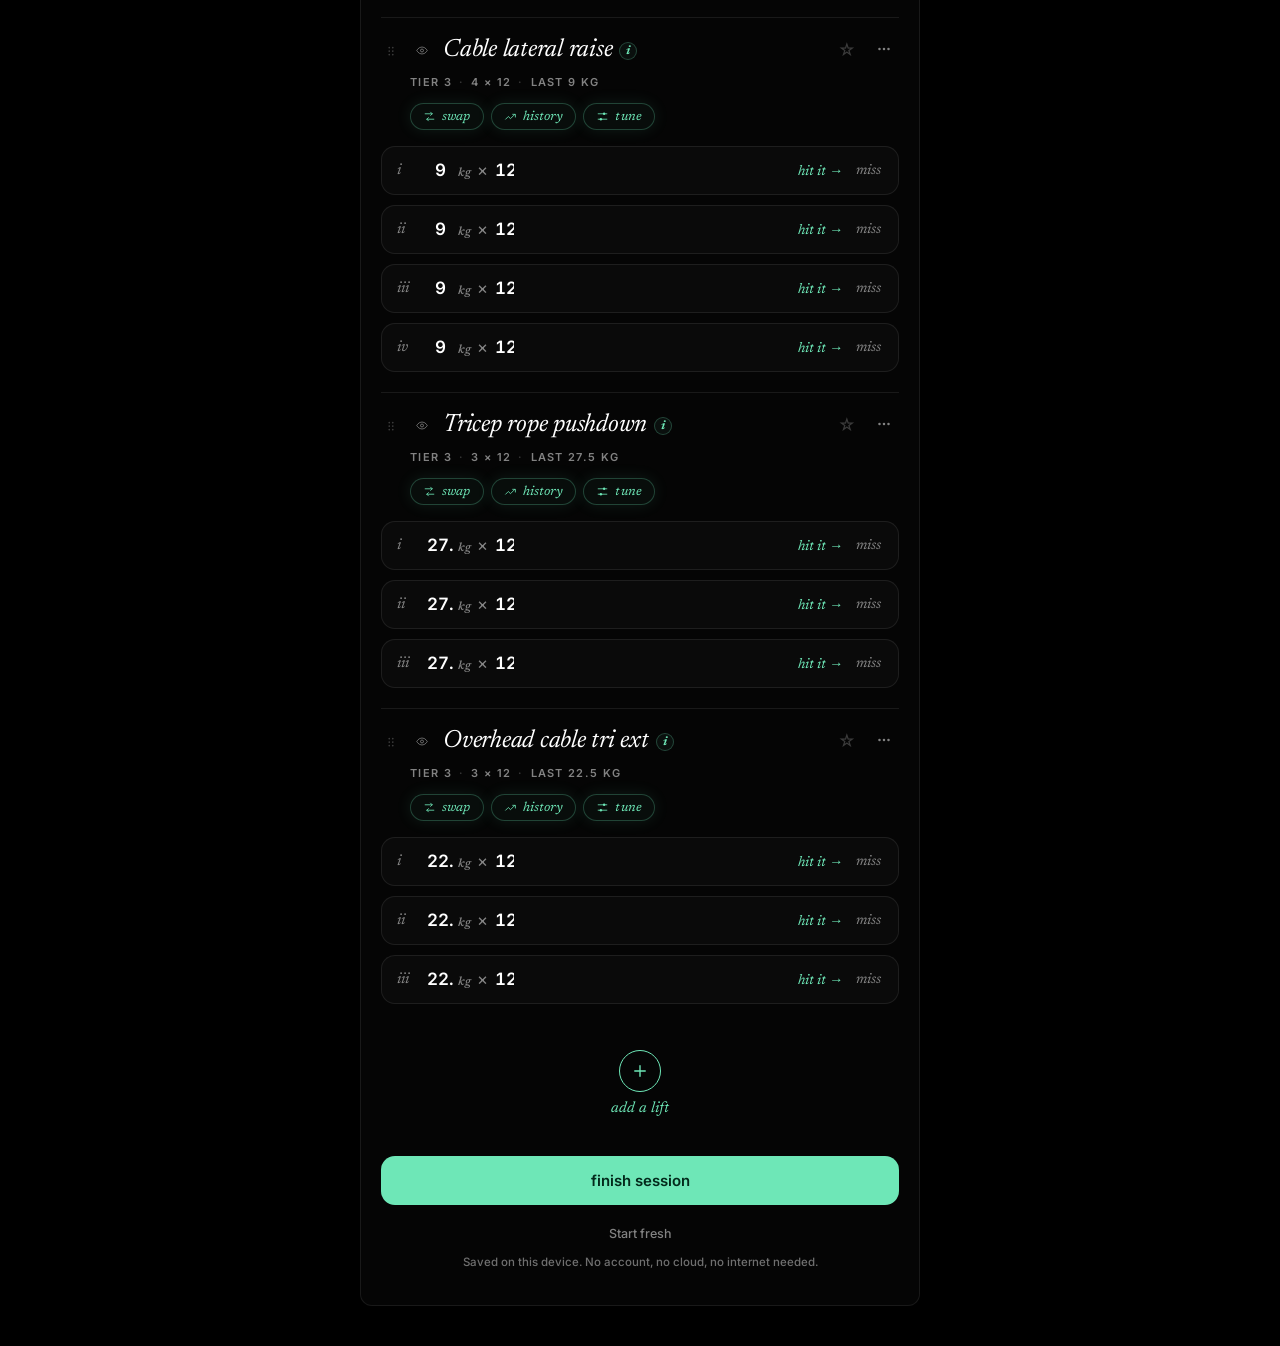
<file: code/logger.html>
<!DOCTYPE html>
<html lang="en">
<head>
<meta charset="UTF-8" />
<meta name="viewport" content="width=device-width, initial-scale=1, viewport-fit=cover" />
<meta name="theme-color" content="#000000" />
<title>Workout logger · Push Pull Legs</title>

<link rel="preconnect" href="https://fonts.googleapis.com" />
<link rel="preconnect" href="https://fonts.gstatic.com" crossorigin />
<link rel="stylesheet" href="https://fonts.googleapis.com/css2?family=Inter:wght@400;500;600;700&family=Newsreader:ital,opsz,wght@0,6..72,400;0,6..72,500;1,6..72,400;1,6..72,500&family=JetBrains+Mono:wght@400;500&display=swap" />

<style>
  /* ====================================================================
     Vitality workout logger — Push / Pull / Legs, fully self-contained.
     Extracted verbatim from the Logger Design Lab (chrome stripped).
     The whole Vitality look — fonts + mountains/glass/particles backdrop —
     is baked in below, so it renders with NO external file. Mint accent
     (#6EE7B7); amber (#f59e0b) ONLY for a PR / your best.
     ================================================================= */
  :root {
    --bg:#000; --card:rgba(255,255,255,0.02); --row:rgba(255,255,255,0.03); --line:rgba(255,255,255,0.08); --hair:rgba(255,255,255,0.16);
    --mint:#6EE7B7; --mint-ic:#6EE7B7; --ink:#042a1c; --gold:#f59e0b; --fail:#e06a6c;
    --text:#fff; --muted:rgba(255,255,255,0.5); --muted-strong:rgba(255,255,255,0.7);
    --font-serif:'Newsreader'; --vt-sans:'Inter',-apple-system,BlinkMacSystemFont,'Segoe UI',Roboto,Helvetica,Arial,sans-serif; --vt-serif:'Newsreader','Times New Roman',Georgia,serif; --vt-mono:'JetBrains Mono',ui-monospace,'SF Mono',Menlo,Consolas,monospace;
    --serif: var(--font-serif), 'Newsreader', Georgia, serif;
    --sans: var(--vt-sans), 'Inter', system-ui, sans-serif;
    --spring: cubic-bezier(.34,1.56,.64,1); --ease: cubic-bezier(.2,.8,.2,1);
    --radius-lg:12px; --radius-pill:999px; --border:rgba(255,255,255,0.08); --border-strong:rgba(255,255,255,0.16);
  }
  * { box-sizing: border-box; -webkit-tap-highlight-color: transparent; }
  ::selection { background: var(--mint); color: var(--ink); }
  html { background: var(--bg); }
  body { margin:0; min-height:100dvh; padding: max(16px, env(safe-area-inset-top)) 14px calc(40px + env(safe-area-inset-bottom)); display:flex; background:transparent; color:var(--text); font-family:var(--sans); -webkit-font-smoothing:antialiased; -moz-osx-font-smoothing:grayscale; }
  /* flex parent + margin:auto centers the sheet both ways when there's room,
     and still scrolls from the top (title never clipped) when it doesn't. */
  .shell { width: 100%; max-width: 640px; margin: auto; }

  /* ── inlined Vitality backdrop (baked in from vitality-theme.js so the
        mountains / glass atmosphere / particles render with NO external file) ── */
  #vt-backdrop { position:fixed; inset:0; z-index:-1; pointer-events:none; overflow:hidden; background:var(--bg); }
  #vt-backdrop.lift { z-index:55; }
  #vt-backdrop .wb-atmosphere { position:absolute; inset:0; pointer-events:none; background:
    radial-gradient(60% 50% at 50% 40%, rgba(110,231,183,.18) 0%, rgba(110,231,183,.06) 32%, rgba(110,231,183,0) 66%),
    radial-gradient(34% 26% at 50% 44%, rgba(255,226,181,.08) 0%, rgba(255,226,181,0) 72%),
    radial-gradient(130% 90% at 50% 120%, rgba(14,38,30,.85) 0%, rgba(0,0,0,1) 72%); }
  #vt-backdrop .wb-mountains { position:absolute; left:0; right:0; bottom:0; height:42vh; min-height:240px; pointer-events:none; }
  #vt-backdrop .wb-mountains svg { width:100%; height:100%; display:block; }
  #vt-backdrop .wb-mist { position:absolute; left:0; right:0; bottom:30vh; height:24vh; pointer-events:none; background:linear-gradient(to top, rgba(0,0,0,0) 0%, rgba(110,231,183,.06) 40%, rgba(0,0,0,0) 100%); filter:blur(8px); }
  #vt-backdrop .wb-particles { position:absolute; inset:0; pointer-events:none; }
  #vt-backdrop .wb-particles span { position:absolute; width:1.5px; height:1.5px; background:rgba(233,239,233,.55); border-radius:50%; box-shadow:0 0 4px rgba(167,243,208,.35); animation:vtDrift linear infinite; }
  @keyframes vtDrift { 0%{transform:translate3d(0,0,0);opacity:0;} 8%{opacity:.7;} 92%{opacity:.5;} 100%{transform:translate3d(var(--dx,12px),var(--dy,-100vh),0);opacity:0;} }
  #vt-grain { position:fixed; inset:0; z-index:9999; pointer-events:none; opacity:.05; mix-blend-mode:overlay; background-image:url("data:image/svg+xml;utf8,<svg viewBox='0 0 200 200' xmlns='http://www.w3.org/2000/svg'><filter id='vtn'><feTurbulence type='fractalNoise' baseFrequency='0.85' numOctaves='2' stitchTiles='stitch'/></filter><rect width='100%25' height='100%25' filter='url(%23vtn)'/></svg>"); background-size:200px 200px; }
  @media (prefers-reduced-motion:reduce) { #vt-backdrop .wb-particles span { animation:none; } }
  button { font-family: inherit; }
  .num, .val, .pillValue, .stat .v, .repDot, td .num, .axis-label { font-variant-numeric: tabular-nums; }

  /* ── the logger sheet ─────────────────────────────────────────────── */
  .sheet { position: relative; width: 100%; max-width: 560px; margin: 0 auto; background: var(--card); border: 1px solid var(--line); border-radius: var(--radius-lg); padding: 22px 20px 24px; backdrop-filter: blur(20px) saturate(1.2); -webkit-backdrop-filter: blur(20px) saturate(1.2); opacity: 0; transform: translateY(14px); animation: rise .6s var(--spring) forwards; }
  @keyframes rise { to { opacity: 1; transform: none; } }
  .eyebrow { font-family: var(--vt-mono); text-transform: uppercase; letter-spacing: .2em; font-size: 11px; font-weight: 600; color: var(--muted); }

  /* day tabs */
  .daytabs { display:flex; gap:3px; background: var(--row); border:1px solid var(--line); border-radius:12px; padding:4px; margin-top:14px; }
  .daytab { flex:1; background:none; border:none; color:var(--muted); font-family:var(--sans); font-size:13px; font-weight:600; padding:9px 6px; border-radius:9px; cursor:pointer; transition: color .2s, background .25s; }
  .daytab.on { background: var(--mint); color: var(--ink); }
  .daytab .tnum { font-variant-numeric: tabular-nums; opacity:.6; font-size:10px; margin-left:5px; }
  .daytab.on .tnum { opacity:.55; }

  /* dotted per-exercise progress for the active day */
  .daydots { display:flex; align-items:center; justify-content:center; flex-wrap:wrap; gap:8px; margin-top:16px; min-height:9px; }
  .daydots .dd { width:8px; height:8px; border-radius:50%; border:1.5px solid var(--hair); transition: background .3s, border-color .3s; }
  .daydots .dd.done { background: var(--mint); border-color: var(--mint); }
  .daydots .dd.pr { background: var(--gold); border-color: var(--gold); }
  .daydots .dd.miss { border-color: var(--fail); }

  /* day header */
  .dayhead { display:flex; align-items:flex-end; gap:12px; margin-top:14px; }
  .daytitle { font-family: var(--serif); font-style:italic; font-weight:500; font-size:33px; line-height:1; letter-spacing:-0.01em; }
  .daypill { font-family: var(--vt-mono); font-size:10px; font-weight:600; letter-spacing:.16em; text-transform:uppercase; padding:4px 9px; border-radius:999px; border:1px solid var(--mint); color:var(--mint); align-self:center; margin-bottom:4px; }
  .daypill.vol { border-color: var(--hair); color: var(--muted-strong); }
  .moonbtn { margin-left:auto; align-self:center; margin-bottom:3px; display:inline-flex; align-items:center; gap:7px; background:none; border:1px solid var(--line); color:var(--muted); border-radius:999px; padding:7px 12px; font-size:12px; font-weight:500; cursor:pointer; transition: color .18s, border-color .18s, background .18s; }
  .moonbtn:hover { color: var(--muted-strong); border-color: var(--hair); }
  .moonbtn.on { color: var(--mint); border-color: var(--mint); background: rgba(110,231,183,.06); }
  .moonbtn svg { width:14px; height:14px; fill: currentColor; }

  /* overall progress */
  .progress { margin-top:18px; }
  .ptrack { height:5px; border-radius:999px; background: rgba(255,255,255,.07); overflow:hidden; }
  .pfill { height:100%; border-radius:999px; background: linear-gradient(90deg,#3ddc97,#a7f3d0); transition: width .5s var(--ease); }
  .plabel { font-family: var(--serif); font-style:italic; font-size:14px; color: var(--muted); margin-top:9px; }
  .plabel b { color: var(--text); font-weight:500; }

  /* exercises */
  .exwrap { margin-top:6px; }
  .ex { padding: 18px 0 20px; position:relative; transition: opacity .2s; }
  .ex + .ex { border-top: 1px solid var(--line); }
  .ex.drag-ghost { opacity:.4; }
  .ex.celebrate::before { content:""; position:absolute; inset:-6px -2px; border-radius:16px; pointer-events:none; z-index:0; animation: exGlow 1.6s var(--ease) forwards; }
  .ex.celebrate::after { content:""; position:absolute; inset:-6px -2px; border-radius:16px; border:1.5px solid rgba(245,158,11,.7); pointer-events:none; z-index:0; animation: exRing 1.6s var(--ease) forwards; }
  @keyframes exGlow { 0%{box-shadow:0 0 0 0 rgba(245,158,11,0);} 22%{box-shadow:0 0 56px -4px rgba(245,158,11,.5);} 100%{box-shadow:0 0 0 0 rgba(245,158,11,0);} }
  @keyframes exRing { 0%{opacity:0;transform:scale(.99);} 18%{opacity:1;transform:scale(1);} 100%{opacity:0;transform:scale(1.01);} }
  .ex > * { position:relative; z-index:1; }

  .exHead { display:flex; align-items:center; gap:9px; }
  .grip { flex:none; width:20px; height:26px; display:grid; place-items:center; color: rgba(255,255,255,.22); cursor:grab; touch-action:none; background:none; border:none; padding:0; }
  .grip:hover { color: var(--muted); }
  .grip.dragging { cursor:grabbing; }
  .grip svg { width:14px; height:14px; fill: currentColor; }
  .exEye { flex:none; display:inline-flex; align-items:center; justify-content:center; background:none; border:none; cursor:pointer; color: var(--muted); width:24px; height:24px; transition: color .15s; }
  .exEye:hover { color: var(--mint); }
  .exEye svg { width:21px; height:21px; stroke: currentColor; fill:none; stroke-width:1.5; }
  .exName { font-family: var(--serif); font-style:italic; font-weight:400; font-size:25px; line-height:1.05; letter-spacing:-0.01em; color: var(--text); flex:1; min-width:0; border:none; background:none; text-align:left; cursor:pointer; padding:0; display:inline-flex; align-items:baseline; gap:7px; word-break:break-word; }
  .exName:hover .nameTxt { text-decoration: underline; text-decoration-color: rgba(110,231,183,.5); text-underline-offset:3px; }
  .exInfo { display:inline-flex; align-items:center; justify-content:center; width:18px; height:18px; font-family: var(--serif); font-style:italic; font-size:12px; font-weight:600; color: var(--mint); background: rgba(110,231,183,.05); border:1px solid rgba(110,231,183,.25); border-radius:50%; line-height:1; align-self:center; flex:none; }
  .pinBtn { flex:none; background:none; border:none; cursor:pointer; color: rgba(255,255,255,.22); font-size:17px; line-height:1; padding:4px; transition: color .15s, transform .15s var(--spring); }
  .pinBtn:hover { color: var(--muted); } .pinBtn:active { transform: scale(.85); }
  .pinBtn.on { color: var(--mint); }
  .menuBtn { flex:none; background:none; border:none; cursor:pointer; color: var(--muted); padding:4px 6px; border-radius:8px; transition: color .15s, background .15s; }
  .menuBtn:hover { color: var(--text); background: rgba(255,255,255,.05); }
  .menuBtn svg { width:18px; height:18px; fill: currentColor; }

  .exMeta { font-size:11px; font-weight:600; color: var(--muted); letter-spacing:.12em; text-transform:uppercase; display:flex; align-items:center; gap:7px; flex-wrap:wrap; padding-left:29px; margin-top:10px; }
  .metaSep { opacity:.4; }
  .exNote { padding-left:29px; margin-top:9px; font-size:13px; color: var(--muted-strong); font-style:italic; display:flex; gap:7px; align-items:baseline; }
  .exNote .ndot { color: var(--mint); }
  .deloadTag { color: var(--muted-strong); border:1px solid var(--hair); border-radius:4px; padding:1px 6px; font-size:9px; letter-spacing:.12em; }

  .exActions { display:flex; align-items:center; flex-wrap:wrap; gap:7px; padding-left:29px; margin-top:14px; }
  .actionPill { display:inline-flex; align-items:center; gap:6px; padding:6px 12px; font-size:12px; color: var(--mint); background: rgba(110,231,183,.04); border:1px solid rgba(110,231,183,.25); border-radius: var(--radius-pill); cursor:pointer; white-space:nowrap; box-shadow: 0 0 16px rgba(110,231,183,.10); transition: color .15s, border-color .15s, background .15s, box-shadow .48s var(--ease), transform .15s var(--spring); }
  .actionPill:hover { color: #fff; border-color: var(--mint); background: rgba(110,231,183,.12); box-shadow: 0 0 22px rgba(110,231,183,.20); transform: translateY(-1px); }
  .actionPill:active { transform: scale(.96); }
  .actionPill svg { width:13px; height:13px; stroke: currentColor; fill:none; stroke-width:1.5; stroke-linecap:round; stroke-linejoin:round; }
  .actionPill .pl { font-family: var(--serif); font-style:italic; letter-spacing:.01em; font-size:13px; }

  /* set pills */
  .pills { display:flex; flex-direction:column; gap:10px; width:100%; margin-top:16px; }
  .pill { display:flex; align-items:center; gap:11px; padding:13px 15px; border-radius:14px; border:1px solid var(--line); background: rgba(255,255,255,.022); position:relative; overflow:hidden; transition: background .48s var(--ease), border-color .48s var(--ease), box-shadow .48s var(--ease), color .48s var(--ease); }
  .pill.tappable { cursor:pointer; }
  .pillIdx { font-family: var(--serif); font-style:italic; font-size:15px; color: var(--muted); width:18px; flex:none; }
  .pillValue { font-size:17px; letter-spacing:-0.01em; font-weight:500; display:inline-flex; align-items:baseline; }
  .pillTimes { color: var(--muted); margin:0 6px; font-weight:400; }
  .pillUnit { color: var(--muted); font-family: var(--serif); font-style:italic; font-size:.7em; margin-left:3px; letter-spacing:.02em; font-variant-numeric:normal; }
  .pillPerHand { margin-left:1px; font-size:.85em; opacity:.7; }
  .pillInput { background:transparent; border:none; outline:none; color:inherit; font:inherit; font-weight:600; font-variant-numeric: tabular-nums; text-align:center; -moz-appearance:textfield; appearance:textfield; min-width:1.7ch; width:2.6ch; padding:0 1px; border-bottom:1px solid transparent; transition: border-color .15s, color .15s; }
  .pillInput.r { width:1.9ch; }
  .pillInput::-webkit-outer-spin-button, .pillInput::-webkit-inner-spin-button { -webkit-appearance:none; margin:0; }
  .pill:hover .pillInput { border-bottom-color: rgba(110,231,183,.22); }
  .pillInput:focus { color: var(--mint); border-bottom-color: var(--mint); }
  .pillSpacer { flex:1; }
  .pillActions { display:inline-flex; align-items:center; gap:9px; }
  .pillHit { background:none; border:none; font-family: var(--serif); font-style:italic; font-size:14px; color: var(--mint); cursor:pointer; white-space:nowrap; padding:2px; transition: color .15s; }
  .pillMiss { background:none; border:none; font-family: var(--serif); font-style:italic; font-size:14px; color: var(--muted); cursor:pointer; padding:2px; transition: color .15s; }
  .pillMiss:hover { color: var(--fail); }
  .pillStatus { font-family: var(--serif); font-style:italic; font-size:14px; cursor:default; }
  .pillPr { font-style:italic; color: var(--gold); }
  .pillReset { background:none; border:none; cursor:pointer; padding:6px; border-radius:50%; display:inline-flex; align-items:center; justify-content:center; color:currentColor; opacity:.55; transition: opacity .15s, background .15s; }
  .pillReset svg { width:13px; height:13px; stroke:currentColor; fill:none; stroke-width:1.5; stroke-linecap:round; stroke-linejoin:round; }
  .pillReset:hover { opacity:1; background: rgba(0,0,0,.12); }
  .pill.done { background: var(--mint); border-color: var(--mint); color:#000; box-shadow: 0 0 22px rgba(110,231,183,.28); }
  .pill.done .pillIdx, .pill.done .pillTimes, .pill.done .pillUnit { color: rgba(0,0,0,.5); }
  .pill.done .pillInput { color:#000; }
  .pill.done .pillHit, .pill.done .pillStatus { color:#000; font-weight:600; }
  .pill.done .pillStatus .sub { color: rgba(0,0,0,.55); font-weight:500; }
  .pill.failed { background: rgba(224,106,108,.12); border-color: var(--fail); color: var(--text); }
  .pill.failed .pillIdx, .pill.failed .pillStatus { color: var(--fail); }
  .pill.failed .pillValue { text-decoration: line-through; color: var(--muted-strong); }
  .pill.shimmer::after { content:""; position:absolute; inset:0; pointer-events:none; background: linear-gradient(110deg, transparent 30%, rgba(255,255,255,.5) 50%, transparent 70%); transform: translateX(-120%); animation: pillShimmer .8s var(--ease); }
  @keyframes pillShimmer { to { transform: translateX(120%); } }

  /* collapsed card */
  .ex.collapsed .exMeta, .ex.collapsed .exActions, .ex.collapsed .pills, .ex.collapsed .exNote, .ex.collapsed .restSlot { display:none; }
  .ex.collapsed .collapsedNote { display:flex; }
  .collapsedNote { display:none; padding-left:29px; margin-top:8px; font-size:12px; color: var(--muted); font-style:italic; }

  /* rest timer */
  .restSlot:empty { display:none; }
  .restbar { display:flex; align-items:center; justify-content:center; gap:13px; margin-top:16px; margin-left:29px; padding:9px 13px; border:1px solid var(--mint); border-radius:999px; background: rgba(110,231,183,.06); }
  .restbar.over { border-color: var(--gold); }
  .restStep { background:none; border:1px solid var(--hair); color: var(--text); border-radius:999px; padding:5px 11px; cursor:pointer; font-size:12px; font-variant-numeric: tabular-nums; transition: border-color .15s; }
  .restStep:hover { border-color: var(--mint); }
  .restMid { text-align:center; min-width:108px; }
  .restTime { font-family: var(--serif); font-style:italic; font-size:20px; color: var(--mint); font-variant-numeric: tabular-nums; }
  .restbar.over .restTime { color: var(--gold); }
  .restLabel { font-family: var(--vt-mono); font-size:9px; letter-spacing:.14em; text-transform:uppercase; color: var(--muted); margin-top:1px; }
  .restX { background:none; border:none; color: var(--muted); cursor:pointer; font-size:18px; line-height:1; padding:2px 5px; }
  .restX:hover { color: var(--text); }

  /* add a lift + rest-day panel */
  .addLift { display:flex; flex-direction:column; align-items:center; gap:9px; margin:8px auto 0; background:none; border:none; cursor:pointer; padding:18px; width:100%; }
  .addLiftRing { width:42px; height:42px; border-radius:50%; border:1px solid var(--mint); display:grid; place-items:center; color: var(--mint); transition: background .2s, transform .15s var(--spring); }
  .addLift:hover .addLiftRing { background: rgba(110,231,183,.08); }
  .addLift:active .addLiftRing { transform: scale(.92); }
  .addLiftRing svg { width:18px; height:18px; stroke: currentColor; fill:none; stroke-width:1.8; stroke-linecap:round; }
  .addLiftLabel { font-family: var(--serif); font-style:italic; font-size:15px; color: var(--mint); }

  .restPanel { text-align:center; padding:38px 16px 30px; }
  .restPanel .moon { width:46px; height:46px; margin:0 auto; color: var(--muted); }
  .restPanel .moon svg { width:100%; height:100%; fill: currentColor; }
  .restPanel h3 { font-family: var(--serif); font-style:italic; font-weight:500; font-size:26px; margin:14px 0 0; }
  .restPanel p { font-size:14px; line-height:1.6; color: var(--muted-strong); max-width:340px; margin:12px auto 0; }
  .restPanel .undo { margin-top:18px; background:none; border:none; color: var(--mint); font-family: var(--serif); font-style:italic; font-size:14px; cursor:pointer; }

  /* finish footer */
  .finishRow { margin-top:22px; }
  .finishBtn { width:100%; border:none; border-radius:14px; padding:15px; font-family: var(--sans); font-size:15px; font-weight:600; cursor:pointer; background: var(--mint); color: var(--ink); transition: transform .18s var(--spring), opacity .2s; }
  .finishBtn:active { transform: scale(.99); }
  .finishBtn:disabled { opacity:.4; cursor:default; }
  .finishBtn.locked { background: rgba(110,231,183,.12); color: var(--mint); border:1px solid var(--mint); }
  .freshbtn { display:block; margin: 13px auto 0; background:none; border:none; color: var(--muted); font-family: var(--sans); font-size:12.5px; font-weight:500; cursor:pointer; padding:8px 12px; border-radius:9px; transition: color .18s; }
  .freshbtn:hover { color: var(--text); } .freshbtn.arm { color: var(--fail); font-weight:600; }
  .store-note { text-align:center; color: var(--muted); font-size:11.5px; font-weight:500; margin-top:6px; opacity:.85; }

  /* ── popups (history / form / swap / tune / overflow menu) ─────────── */
  .scrim { position:fixed; inset:0; z-index:60; display:flex; align-items:flex-start; justify-content:center; padding: max(20px, env(safe-area-inset-top)) 14px 40px; overflow-y:auto; background: rgba(0,0,0,.28); opacity:0; animation: scrimIn .18s var(--ease) forwards; }
  @keyframes scrimIn { to { opacity:1; } }
  .pop { width:100%; max-width:520px; margin:auto; background: var(--card); border:1px solid var(--line); border-radius: var(--radius-lg); padding:24px 22px 26px; position:relative; backdrop-filter: blur(20px) saturate(1.2); -webkit-backdrop-filter: blur(20px) saturate(1.2); box-shadow:0 30px 80px rgba(0,0,0,.55); opacity:0; transform: translateY(12px) scale(.985); animation: popIn .42s var(--spring) forwards; }
  @keyframes popIn { to { opacity:1; transform:none; } }
  .popHead { display:flex; align-items:flex-start; justify-content:space-between; gap:12px; }
  .popTitle { font-family: var(--serif); font-style:italic; font-size:28px; font-weight:500; line-height:1.05; letter-spacing:-0.01em; margin-top:6px; }
  .popX { background:none; border:none; color: var(--muted); cursor:pointer; padding:4px; flex:none; }
  .popX svg { width:22px; height:22px; fill:none; stroke:currentColor; stroke-width:1.6; stroke-linecap:round; }
  .popX:hover { color: var(--text); }

  /* history popup (the /overload tracker) */
  .range { display:flex; gap:3px; justify-content:center; background: var(--row); border:1px solid var(--line); border-radius:12px; padding:4px; margin:20px auto 0; width:fit-content; }
  .range button { background:none; border:none; color: var(--muted); font-family: var(--sans); font-size:13px; font-weight:600; padding:8px 14px; border-radius:9px; cursor:pointer; transition: color .2s, background .25s; }
  .range button.on { background: var(--mint); color: var(--ink); }
  .chart-card { margin-top:18px; border:1px solid var(--line); border-radius: var(--radius-lg); padding:18px 16px 14px; }
  .plot { position:relative; width:100%; aspect-ratio: 600/240; }
  .plot svg { width:100%; height:100%; display:block; overflow:visible; }
  .grid { stroke: var(--line); stroke-width:1; }
  .axis-label, .xlab { fill: var(--muted); font-family: var(--sans); font-size:11px; }
  .xlab.best { fill: var(--mint); font-weight:500; }
  .area { fill: url(#fill); }
  .line { fill:none; stroke: var(--mint); stroke-width:2.5; stroke-linecap:round; stroke-linejoin:round; }
  .dot { fill: var(--mint); stroke: var(--card); stroke-width:3; }
  .dot.best { fill: var(--gold); }
  .dot.off { fill: var(--muted); }
  .delta-cap { text-align:center; font-family: var(--serif); font-style:italic; font-size:14px; color: var(--mint); margin-top:8px; }
  .delta-cap .mu { color: var(--muted); }
  .stats { display:flex; margin-top:20px; padding-top:18px; border-top:1px solid var(--line); }
  .stat { flex:1; text-align:center; }
  .stat .k { font-size:11px; letter-spacing:.14em; text-transform:uppercase; color: var(--muted); font-weight:600; }
  .stat .v { font-family: var(--serif); font-style:italic; font-size:23px; font-weight:500; margin-top:8px; }
  .stat .v.up { color: var(--mint); } .stat .v.gold { color: var(--gold); }
  table.hist { width:100%; border-collapse:collapse; margin-top:22px; }
  table.hist th { font-size:10px; letter-spacing:.14em; text-transform:uppercase; color: var(--muted); font-weight:600; padding:0 0 13px; text-align:right; }
  table.hist th:first-child { text-align:left; }
  table.hist td { font-size:14px; font-weight:500; padding:12px 0; text-align:right; border-top:1px solid var(--line); }
  table.hist td:first-child { text-align:left; color: var(--muted); font-family: var(--serif); font-style:italic; }
  table.hist td .num { font-weight:700; } table.hist td .u { font-size:11px; color: var(--muted); font-weight:500; }
  table.hist td.prog { color: var(--mint); } table.hist td.prog.first { color: var(--muted); }
  .best-w { color: var(--gold); display:inline-flex; align-items:center; gap:5px; justify-content:flex-end; }
  .best-w svg { width:12px; height:12px; fill: var(--gold); }
  .emptyHist { text-align:center; color: var(--muted); font-style:italic; padding:34px 0; font-family: var(--serif); font-size:15px; }

  /* form popup */
  .formMuscles { display:flex; align-items:center; gap:8px; flex-wrap:wrap; margin-top:16px; font-family: var(--vt-mono); font-size:11px; letter-spacing:.08em; text-transform:uppercase; }
  .formMuscles .primary { color: var(--mint); } .formMuscles .secondary { color: var(--muted-strong); }
  .formEquip { font-family: var(--vt-mono); font-size:11px; letter-spacing:.1em; text-transform:uppercase; color: var(--muted); margin-top:7px; }
  .formGist { font-size:18px; font-weight:600; line-height:1.4; margin:18px 0 0; }
  .formSteps { display:flex; flex-direction:column; gap:13px; margin-top:18px; }
  .formStep { display:flex; gap:15px; align-items:baseline; }
  .formStep .n { font-family: var(--serif); font-style:italic; color: var(--mint); width:22px; flex:none; }
  .formStep .t { font-size:15px; font-weight:500; line-height:1.45; }
  .formCues { display:flex; gap:9px; flex-wrap:wrap; margin-top:20px; }
  .cuePill { border:1px solid var(--hair); border-radius:999px; padding:8px 15px; color: var(--muted-strong); font-size:13.5px; }

  /* swap popup */
  .secLbl { font-family: var(--vt-mono); font-size:10px; letter-spacing:.16em; text-transform:uppercase; color: var(--muted); margin:20px 0 10px; }
  .swapList { display:flex; flex-direction:column; gap:8px; }
  .swapItem { display:flex; align-items:center; gap:12px; padding:13px 14px; border:1px solid var(--line); border-radius:13px; background:none; cursor:pointer; text-align:left; transition: border-color .15s, background .15s; width:100%; color:inherit; }
  .swapItem:hover { border-color: var(--mint); background: rgba(110,231,183,.05); }
  .swapItem .nm { font-family: var(--serif); font-style:italic; font-size:17px; }
  .swapItem .mu { font-family: var(--vt-mono); font-size:10px; letter-spacing:.1em; text-transform:uppercase; color: var(--muted); margin-top:3px; }
  .swapItem .arr { margin-left:auto; color: var(--muted); } .swapItem:hover .arr { color: var(--mint); }
  .swapItem .arr svg { width:16px; height:16px; fill:none; stroke:currentColor; stroke-width:1.6; stroke-linecap:round; stroke-linejoin:round; }
  .searchRow { display:flex; align-items:center; gap:10px; border:1px solid var(--hair); border-radius:12px; padding:11px 13px; }
  .searchRow svg { width:16px; height:16px; fill:none; stroke: var(--muted); stroke-width:1.6; flex:none; }
  .searchRow input { flex:1; background:none; border:none; outline:none; color: var(--text); font:inherit; font-size:15px; }

  /* tune popup */
  .field { display:flex; align-items:center; justify-content:space-between; padding:16px 0; border-bottom:1px solid var(--line); }
  .field:last-of-type { border-bottom:none; }
  .field .lbl { color: var(--muted-strong); font-size:14px; font-weight:500; display:flex; align-items:center; gap:10px; }
  .field .lbl svg { width:18px; height:18px; fill:none; stroke: var(--muted); stroke-width:1.5; }
  .stepper { display:flex; align-items:center; gap:14px; }
  .step { width:36px; height:36px; border-radius:10px; border:1px solid var(--hair); background: var(--bg); color: var(--text); font-size:21px; line-height:1; cursor:pointer; display:flex; align-items:center; justify-content:center; transition: transform .18s var(--spring), border-color .2s; }
  .step:hover { border-color: var(--mint); } .step:active { transform: scale(.9); } .step.minus { color: var(--muted); }
  .stepVal { min-width:58px; text-align:center; font-family: var(--serif); font-style:italic; font-size:22px; font-variant-numeric: tabular-nums; }
  .wInput { font-family: var(--serif); font-style:italic; font-size:22px; width:90px; text-align:right; background:none; border:none; color:inherit; border-bottom:1px solid transparent; -moz-appearance:textfield; appearance:textfield; }
  .wInput:focus { outline:none; border-bottom-color: var(--mint); color: var(--mint); }
  .wInput::-webkit-outer-spin-button, .wInput::-webkit-inner-spin-button { -webkit-appearance:none; margin:0; }
  .wUnit { color: var(--muted); font-size:15px; margin-left:6px; }
  .popBtns { display:flex; gap:10px; margin-top:24px; }
  .pbtn { flex:1; border:none; border-radius:12px; padding:13px; font-family: var(--sans); font-size:14.5px; font-weight:600; cursor:pointer; transition: transform .18s var(--spring); }
  .pbtn:active { transform: scale(.98); }
  .pbtn.save { background: var(--mint); color: var(--ink); }
  .pbtn.ghost { background:none; border:1px solid var(--hair); color: var(--muted); }
  .pbtn.ghost:hover { color: var(--text); border-color: var(--muted); }
  .pbtn.danger { background: rgba(224,106,108,.12); border:1px solid var(--fail); color: #e88a8c; }

  /* overflow menu */
  .menuPop { position:absolute; z-index:70; min-width:180px; background: var(--bg); border:1px solid var(--hair); border-radius:13px; padding:6px; box-shadow:0 18px 50px rgba(0,0,0,.6); opacity:0; transform: translateY(-6px) scale(.97); animation: popIn .22s var(--spring) forwards; }
  .menuPop button { display:flex; align-items:center; gap:11px; width:100%; background:none; border:none; color: var(--text); font:inherit; font-size:14px; padding:11px 12px; border-radius:9px; cursor:pointer; text-align:left; transition: background .14s; }
  .menuPop button:hover { background: rgba(255,255,255,.05); }
  .menuPop button.danger { color: #e88a8c; }
  .menuPop button svg { width:16px; height:16px; fill:none; stroke:currentColor; stroke-width:1.6; stroke-linecap:round; stroke-linejoin:round; flex:none; }
  .menuPop .sep { height:1px; background: var(--line); margin:4px 2px; }

  /* note editor inline */
  .noteEdit { padding-left:29px; margin-top:12px; display:flex; gap:8px; }
  .noteEdit input { flex:1; background: var(--bg); border:1px solid var(--hair); border-radius:10px; color: var(--text); font:inherit; font-size:14px; padding:9px 11px; }
  .noteEdit input:focus { outline:none; border-color: var(--mint); }
  .noteEdit button { background: var(--mint); color: var(--ink); border:none; border-radius:10px; padding:0 16px; font-weight:600; cursor:pointer; }

  .celebrate { position: fixed; inset:0; z-index:80; display:flex; align-items:center; justify-content:center; background: rgba(0,0,0,.74); opacity:0; pointer-events:none; transition: opacity .3s; padding:24px; }
  .celebrate.on { opacity:1; pointer-events:auto; }
  .celebrate .burst { text-align:center; max-width:360px; transform: scale(.7); transition: transform .5s var(--spring); }
  .celebrate.on .burst { transform: scale(1); }
  .celebrate .bstar { width:74px; height:74px; margin:0 auto; }
  .celebrate .bstar svg { width:100%; height:100%; fill: var(--gold); filter: drop-shadow(0 0 22px rgba(245,158,11,.5)); }
  .celebrate .ch1 { font-family: var(--serif); font-style:italic; font-size:28px; font-weight:500; margin-top:16px; color: var(--gold); }
  .celebrate .ch2 { font-size:15px; font-weight:500; margin-top:10px; line-height:1.55; }
  .celebrate .ch2 .goal { color: var(--gold); font-weight:600; }
  .celebrate .tap { color: var(--muted); font-size:12.5px; margin-top:20px; }

  @media (max-width:480px) {
    .daytitle { font-size:28px; } .popTitle { font-size:24px; }
    .exName { font-size:22px; }
    .pill { gap:8px; padding:12px 13px; } .pillValue { font-size:16px; }
    .moonbtn span { display:none; }
  }
  @media (prefers-reduced-motion: reduce) { .pill.shimmer::after, .ex.celebrate::before, .ex.celebrate::after { display:none; } *, .sheet, .pop, .scrim, .menuPop { animation-duration:0.01ms !important; transition-duration:0.01ms !important; } }
</style>
</head>
<body>
<div id="vt-backdrop" aria-hidden="true">
  <div class="wb-atmosphere"></div>
  <div class="wb-mountains"><svg viewBox="0 0 1600 420" preserveAspectRatio="none"><defs><linearGradient id="vt-mt-far" x1="0" y1="0" x2="0" y2="1"><stop offset="0%" stop-color="#0d1a17" stop-opacity="0"/><stop offset="55%" stop-color="#0d1a17" stop-opacity=".55"/><stop offset="100%" stop-color="#0d1a17" stop-opacity=".95"/></linearGradient><linearGradient id="vt-mt-near" x1="0" y1="0" x2="0" y2="1"><stop offset="0%" stop-color="#050a09" stop-opacity=".4"/><stop offset="60%" stop-color="#050a09" stop-opacity=".95"/><stop offset="100%" stop-color="#050a09" stop-opacity="1"/></linearGradient></defs><path d="M0,300 L120,230 L210,260 L320,180 L430,220 L560,150 L680,210 L820,170 L960,220 L1100,180 L1240,240 L1380,200 L1500,250 L1600,220 L1600,420 L0,420 Z" fill="url(#vt-mt-far)"/><path d="M0,360 L100,320 L220,340 L340,290 L460,330 L590,300 L720,340 L860,310 L1000,350 L1140,310 L1280,355 L1420,320 L1540,360 L1600,340 L1600,420 L0,420 Z" fill="url(#vt-mt-near)"/></svg></div>
  <div class="wb-mist"></div>
  <div class="wb-particles"></div>
</div>

<div class="shell">
  <div class="sheet" id="sheet">
    <div class="eyebrow">Today's session</div>
    <div class="daytabs" id="daytabs"></div>
    <div class="daydots" id="daydots"></div>
    <div class="dayhead">
      <h1 class="daytitle" id="daytitle">Push</h1>
      <span class="daypill" id="daypill">Heavy</span>
      <button class="moonbtn" id="moonbtn" title="Mark the whole day a rest day"><svg viewBox="0 0 24 24"><path d="M21 12.8A9 9 0 1 1 11.2 3a7 7 0 0 0 9.8 9.8z"/></svg><span>rest day</span></button>
    </div>
    <div class="progress" id="progress"><div class="ptrack"><div class="pfill" id="pfill"></div></div><div class="plabel" id="plabel"></div></div>
    <div class="exwrap" id="exwrap"></div>
    <div class="finishRow"><button class="finishBtn" id="finishBtn">finish session</button></div>
    <button class="freshbtn" id="freshbtn">Start fresh</button>
    <p class="store-note">Saved on this device. No account, no cloud, no internet needed.</p>
  </div>
</div>

<div id="popRoot"></div>
<div class="celebrate" id="celebrate">
  <div class="burst">
    <div class="bstar"><svg viewBox="0 0 24 24"><path d="M12 2l2.9 6.1 6.6 .9-4.8 4.6 1.2 6.6L12 18.5 6.1 20.8l1.2-6.6L2.5 9.6l6.6-.9z"/></svg></div>
    <div class="ch1">New best</div>
    <div class="ch2" id="ch2"></div>
    <div class="tap">tap to close</div>
  </div>
</div>
<div id="vt-grain" aria-hidden="true"></div>

<script>
/* opt our controls out of vitality-theme.js's button reset (it boxes naked buttons) */
function deVit(el){ if(!el||el.nodeType!==1) return; if(el.matches&&el.matches('button,input,select,textarea')) el.setAttribute('data-no-vitality',''); if(el.querySelectorAll) el.querySelectorAll('button,input,select,textarea').forEach(x=>x.setAttribute('data-no-vitality','')); }

/* ====================================================================
   THE LOGGER. (Verbatim from the Logger Design Lab.)
   Push / Pull / Legs program + per-set logging, fully self-contained.
   ================================================================= */

/* ---- date helpers (local time, never toISOString) ------------------ */
const DAY = 86400000;
const pad = n => String(n).padStart(2,'0');
const ymd = d => d.getFullYear()+'-'+pad(d.getMonth()+1)+'-'+pad(d.getDate());
function getLocalDateKey(d=new Date()){ return ymd(d); }
const today = getLocalDateKey();
function dayKeyAgo(n){ const d=new Date(); d.setDate(d.getDate()-n); return ymd(d); }
function fmtDate(k){ const [y,m,d]=k.split('-').map(Number); return new Date(y,m-1,d).toLocaleDateString('en-US',{month:'short',day:'numeric'}); }
function daysAgo(k){ const [y,m,d]=k.split('-').map(Number); const t=new Date(); t.setHours(0,0,0,0); return Math.round((t-new Date(y,m-1,d))/DAY); }
const r1 = n => Math.round(n*10)/10;
const ROMAN = ['i','ii','iii','iv','v','vi','vii','viii','ix','x'];
function mmss(s){ return Math.floor(s/60)+':'+pad(s%60); }
const TIER_LABEL = { 1:'tier 1', 2:'tier 2', 3:'tier 3', ab:'abs' };

/* ---- the program: Luke's real Push / Pull / Legs split ------------- */
/* Structure (which lifts, tier, target sets x reps) is real. The kg are a
   realistic starting prescription; a real user retunes them.            */
const PROGRAM = {
  push: { name:'Push', type:'Heavy', exercises:[
    { id:'bench_bb',        name:'Barbell bench',        tier:1, sets:4, reps:6,  kg:85,   rest:180 },
    { id:'standing_ohp',    name:'Standing barbell OHP', tier:1, sets:3, reps:8,  kg:50,   rest:150 },
    { id:'incl_db_press',   name:'Incline DB press',     tier:2, sets:3, reps:10, kg:32.5, perHand:true, rest:120 },
    { id:'cable_fly',       name:'Cable chest fly',      tier:3, sets:3, reps:12, kg:18,   rest:75  },
    { id:'cable_lat_raise', name:'Cable lateral raise',  tier:3, sets:4, reps:12, kg:9,    rest:60  },
    { id:'tri_pushdown',    name:'Tricep rope pushdown', tier:3, sets:3, reps:12, kg:27.5, rest:75  },
    { id:'oh_tri_ext',      name:'Overhead cable tri ext', tier:3, sets:3, reps:12, kg:22.5, rest:75 },
  ]},
  pull: { name:'Pull', type:'Heavy', exercises:[
    { id:'conv_dl',         name:'Conventional deadlift', tier:1, sets:3, reps:5,  kg:140, rest:210 },
    { id:'pullup_weighted', name:'Weighted pull-ups',     tier:1, sets:4, reps:8,  kg:15,  rest:150 },
    { id:'bb_row',          name:'Barbell row',           tier:1, sets:3, reps:8,  kg:80,  rest:150 },
    { id:'lat_pulldown',    name:'Lat pulldown',          tier:2, sets:3, reps:10, kg:64,  rest:120 },
    { id:'face_pull',       name:'Cable face pull',       tier:3, sets:3, reps:15, kg:22.5, rest:60 },
    { id:'bb_curl',         name:'Barbell curl',          tier:2, sets:3, reps:10, kg:35,  rest:75  },
    { id:'hammer_curl',     name:'Hammer curl',           tier:3, sets:3, reps:12, kg:16,  perHand:true, rest:60 },
  ]},
  legs: { name:'Legs', type:'Heavy', exercises:[
    { id:'back_squat',      name:'Barbell back squat',    tier:1, sets:4, reps:6,  kg:120, rest:210 },
    { id:'rdl',             name:'Romanian deadlift',     tier:1, sets:3, reps:8,  kg:100, rest:150 },
    { id:'leg_press',       name:'Leg press',             tier:2, sets:3, reps:10, kg:200, rest:120 },
    { id:'lying_leg_curl',  name:'Lying leg curl',        tier:3, sets:3, reps:12, kg:50,  rest:75  },
    { id:'leg_ext',         name:'Leg extension',         tier:3, sets:3, reps:12, kg:60,  rest:75  },
    { id:'calf_raise',      name:'Calf raise',            tier:3, sets:4, reps:12, kg:90,  rest:60  },
    { id:'hang_leg_raise',  name:'Hanging leg raise',     tier:'ab', sets:3, reps:12, kg:0, rest:60 },
  ]},
  rest: { name:'Rest', restDay:true, exercises:[] },
};
const ORDER = ['push','pull','legs','rest'];

/* form reference + swap library (cues for the ⓘ button + swap options) */
const LIB = {
  bench_bb:{ equipment:'Barbell', primary:['Chest'], secondary:['Front delts','Triceps'], gist:'The barbell chest builder your push day is built around.', steps:['Unrack over your chest, shoulder blades pinned','Lower under control to the base of your sternum','Drive up and squeeze the chest at the top'], cues:['Lower slower than you press','Feet planted, glutes tight'] },
  standing_ohp:{ equipment:'Barbell', primary:['Front delts'], secondary:['Triceps','Upper chest'], gist:'Vertical press for raw overhead strength.', steps:['Bar on your front delts, elbows under','Brace hard, press straight up','Shrug the bar overhead, head through'], cues:['Squeeze glutes, no lean back','Bar over mid-foot at lockout'] },
  incl_db_press:{ equipment:'Dumbbell', primary:['Upper chest'], secondary:['Front delts'], gist:'Incline dumbbell press for the upper chest.', steps:['Bench at about 30 degrees','Dumbbells at shoulder width, palms forward','Press up over the chest, lower slow'], cues:['Lower slower than you press','Stay in full control'] },
  cable_fly:{ equipment:'Cable', primary:['Chest'], secondary:[], gist:'Cable fly to finish the chest with constant tension.', steps:['Set the pulleys high, soft elbows','Sweep your hands together in front','Squeeze, return slow'], cues:['Soft elbows held still','Squeeze hard at the middle'] },
  cable_lat_raise:{ equipment:'Cable', primary:['Side delts'], secondary:[], gist:'Cable lateral raise for round, capped shoulders.', steps:['Cable from the low pulley behind you','Raise to shoulder height, pinky led','Lower slow against the cable'], cues:['Lead with the elbow','No swinging, all delt'] },
  tri_pushdown:{ equipment:'Cable', primary:['Triceps'], secondary:[], gist:'Rope pushdown for the triceps.', steps:['Rope at the high pulley, elbows pinned in','Push down and spread the rope','Return slow to a full stretch'], cues:['Upper arms by your sides','Only the forearms move'] },
  oh_tri_ext:{ equipment:'Cable', primary:['Triceps'], secondary:[], gist:'Overhead extension for the long head of the triceps.', steps:['Rope overhead, lean in slightly','Extend until your arms are straight','Lower slow to a deep stretch'], cues:['Keep the stretch at the bottom','Elbows tight, point forward'] },
  conv_dl:{ equipment:'Barbell', primary:['Posterior chain'], secondary:['Back','Glutes'], gist:'The deadlift, your pull day anchor.', steps:['Bar over mid-foot, shins to the bar','Brace, take the slack out','Push the floor away and stand tall'], cues:['Flat back, lats tight','Bar drags up your legs'] },
  pullup_weighted:{ equipment:'Bodyweight', primary:['Lats'], secondary:['Biceps','Upper back'], gist:'Weighted pull-ups for back width.', steps:['Belt the plate, dead hang start','Pull your chest to the bar','Lower under full control'], cues:['Drive elbows down and back','Full stretch at the bottom'] },
  bb_row:{ equipment:'Barbell', primary:['Upper back'], secondary:['Lats','Biceps'], gist:'Barbell row for a thick back.', steps:['Hinge to about 45 degrees, flat back','Row to your lower ribs','Lower slow, no jerking'], cues:['Lead with the elbows','Squeeze the back at the top'] },
  lat_pulldown:{ equipment:'Cable', primary:['Lats'], secondary:['Biceps'], gist:'Lat pulldown for width when pull-ups are done.', steps:['Wide grip, chest up','Pull the bar to your collarbone','Control the bar back up'], cues:['Drive elbows to your hips','No leaning back'] },
  face_pull:{ equipment:'Cable', primary:['Rear delts'], secondary:['Upper back'], gist:'Face pull for rear delts and healthy shoulders.', steps:['Rope at face height','Pull to your forehead, elbows high','Externally rotate at the end'], cues:['High elbows the whole way','Squeeze, then return slow'] },
  bb_curl:{ equipment:'Barbell', primary:['Biceps'], secondary:['Forearms'], gist:'Barbell curl for biceps mass.', steps:['Shoulder-width grip, elbows pinned','Curl the bar up, no swing','Lower slow to a full stretch'], cues:['Elbows stay still by your sides','Control the negative'] },
  hammer_curl:{ equipment:'Dumbbell', primary:['Biceps'], secondary:['Forearms'], gist:'Hammer curl for the brachialis and forearms.', steps:['Neutral grip, palms facing in','Curl up keeping the wrist neutral','Lower slow'], cues:['No swinging','Squeeze at the top'] },
  back_squat:{ equipment:'Barbell', primary:['Quads'], secondary:['Glutes','Core'], gist:'The back squat, your leg day anchor.', steps:['Bar on your upper back, brace','Break at the hips and knees together','Drive up out of the hole'], cues:['Knees track over your toes','Chest up, deep brace'] },
  rdl:{ equipment:'Barbell', primary:['Hamstrings'], secondary:['Glutes','Back'], gist:'Romanian deadlift for hamstrings and glutes.', steps:['Soft knees, bar on your thighs','Push your hips back, bar close','Stand tall, squeeze the glutes'], cues:['Feel the hamstring stretch','Flat back throughout'] },
  leg_press:{ equipment:'Machine', primary:['Quads'], secondary:['Glutes'], gist:'Leg press to pile on quad volume.', steps:['Feet mid-platform, shoulder width','Lower to about 90 degrees','Press up without locking hard'], cues:['Heels down, knees tracking out','Controlled depth'] },
  lying_leg_curl:{ equipment:'Machine', primary:['Hamstrings'], secondary:[], gist:'Lying leg curl to isolate the hamstrings.', steps:['Pad just above the heels','Curl up fully, squeeze','Lower slow, full stretch'], cues:['Hips stay down','Slow on the way down'] },
  leg_ext:{ equipment:'Machine', primary:['Quads'], secondary:[], gist:'Leg extension to finish the quads.', steps:['Pad on your lower shins','Extend fully, squeeze at the top','Lower slow'], cues:['Pause at the top','No swinging the weight'] },
  calf_raise:{ equipment:'Machine', primary:['Calves'], secondary:[], gist:'Calf raise for the lower legs.', steps:['Balls of the feet on the platform','Rise to a full contraction','Lower to a deep stretch'], cues:['Full range, top to bottom','Pause and squeeze the top'] },
  hang_leg_raise:{ equipment:'Bodyweight', primary:['Abs'], secondary:['Hip flexors'], gist:'Hanging leg raise for the lower abs.', steps:['Dead hang, no swing','Raise your legs to parallel or higher','Lower slow, stay controlled'], cues:['Curl the pelvis up','No momentum'] },
};
const SWAPS = {
  push:[ {id:'incl_bb_bench',name:'Incline barbell bench',tier:2},{id:'machine_chest',name:'Machine chest press',tier:2},{id:'dips_weighted',name:'Weighted dips',tier:2},{id:'db_shoulder_press',name:'DB shoulder press',tier:2,perHand:true},{id:'pec_deck',name:'Pec deck',tier:3} ],
  pull:[ {id:'tbar_row',name:'T-bar row',tier:1},{id:'chinup',name:'Chin-ups',tier:1},{id:'seated_row',name:'Seated cable row',tier:2},{id:'db_curl',name:'Incline DB curl',tier:3,perHand:true},{id:'rear_delt_fly',name:'Rear delt fly',tier:3} ],
  legs:[ {id:'hack_squat',name:'Hack squat',tier:1},{id:'front_squat',name:'Front squat',tier:1},{id:'bulgarian',name:'Bulgarian split squat',tier:2,perHand:true},{id:'good_morning',name:'Good morning',tier:2},{id:'seated_calf',name:'Seated calf raise',tier:3} ],
  rest:[],
};

/* ---- demo seed: realistic placeholder numbers (history + a mid-session
   Push day). The shipped /logger ships empty: set SEED = null.          */
function progHist(baseKg, repsTarget, sets, count){
  /* build `count` ascending past sessions ending one step below base */
  const out = []; const step = baseKg>=60?2.5:(baseKg>=20?2.5:1);
  const gaps = [25,21,17,13,9,5,2].slice(-count);
  gaps.forEach((g,i)=>{ const kg = r1(baseKg - step*(count-1-i)); const r = (i===count-2)? Math.max(1,repsTarget-1): repsTarget; const ss=[]; for(let s=0;s<sets;s++) ss.push({r: s===sets-1 && i<count-1 ? Math.max(1,r-1) : r}); out.push({date:dayKeyAgo(g), kg:Math.max(step,kg), sets:ss}); });
  return out;
}
const SEED = {
  active:'push',
  hist:{
    bench_bb: progHist(82.5,6,4,6).concat(),   /* last real session 82.5, today 85 = a PR */
    standing_ohp: progHist(50,8,3,5),
    incl_db_press: progHist(32.5,10,3,5),
    cable_fly: progHist(18,12,3,4),
    cable_lat_raise: progHist(9,12,4,4),
    tri_pushdown: progHist(27.5,12,3,4),
    oh_tri_ext: progHist(22.5,12,3,4),
    conv_dl: progHist(140,5,3,5), pullup_weighted: progHist(15,8,4,5), bb_row: progHist(80,8,3,5),
    lat_pulldown: progHist(64,10,3,4), face_pull: progHist(22.5,15,3,4), bb_curl: progHist(35,10,3,4), hammer_curl: progHist(16,12,3,4),
    back_squat: progHist(120,6,4,6), rdl: progHist(100,8,3,5), leg_press: progHist(200,10,3,4),
    lying_leg_curl: progHist(50,12,3,4), leg_ext: progHist(60,12,3,4), calf_raise: progHist(90,12,4,4), hang_leg_raise: progHist(0,12,3,4),
  },
  /* today's partially-logged Push session — reads "mid-session" like the shot */
  log:{
    bench_bb:[ {kg:85,reps:6},{kg:85,reps:6},{kg:85,reps:6},null ],
    standing_ohp:[ {kg:50,reps:8},null,null ],
  },
};

const STORE = 'vitality.logger.v1';

/* ---- build / load state ------------------------------------------- */
function lastRealKg(id){
  const h = (SEED&&SEED.hist&&SEED.hist[id])||[]; const real = h.filter(s=>!s.off);
  return real.length ? real[real.length-1].kg : null;
}
function buildState(){
  const days = {};
  ORDER.forEach(key=>{
    const p = PROGRAM[key];
    days[key] = { name:p.name, type:p.type||'', restDay:!!p.restDay, off:false, ex:(p.exercises||[]).map(e=>{
      const seedLog = (SEED&&SEED.log&&SEED.log[e.id]) || null;
      const lk = lastRealKg(e.id);
      return { id:e.id, name:e.name, tier:e.tier, sets:e.sets, reps:e.reps, kg:e.kg, perHand:!!e.perHand, rest:e.rest||120,
        lastKg: (lk==null? null : lk), pinned:false, collapsed:false, deload:false, note:'',
        log: seedLog ? seedLog.map(s=>s?{kg:s.kg,reps:s.reps,fail:!!s.fail}:null) : Array(e.sets).fill(null),
        hist: (SEED&&SEED.hist&&SEED.hist[e.id]) ? JSON.parse(JSON.stringify(SEED.hist[e.id])) : [] };
    })};
  });
  return { active:(SEED&&SEED.active)||'push', unit:'kg', submitted:false, days };
}
let STATE = loadState();
function saveState(){ try{ localStorage.setItem(STORE, JSON.stringify(STATE)); }catch(e){} }
function loadState(){ try{ const raw=localStorage.getItem(STORE); if(raw){ const s=JSON.parse(raw); if(s&&s.days) return s; } }catch(e){} const s=buildState(); return s; }

/* ---- helpers on state -------------------------------------------- */
const curDay = () => STATE.days[STATE.active];
function sortedEx(day){ return day.ex.map((e,i)=>({e,i})).sort((a,b)=> (b.e.pinned-a.e.pinned)).map(o=>o.e); }
function prescription(e){ const kg = e.deload ? r1(e.kg*0.9) : e.kg; return { kg, reps:e.reps, sets:e.sets, rest:e.rest }; }
function classifySet(e, idx){ const s=e.log[idx]; if(!s) return 'empty'; if(s.fail) return 'failed'; return 'done'; }
function bestKg(e){ const real=e.hist.filter(s=>!s.off); return real.length? Math.max(...real.map(s=>s.kg)) : 0; }
function bestKgExclToday(e){ const real=e.hist.filter(s=>!s.off && s.date!==today); return real.length? Math.max(...real.map(s=>s.kg)) : 0; }
function bestRepsAt(e, kg){ const real=e.hist.filter(s=>!s.off && s.kg===kg); let m=0; real.forEach(s=>{ const t=Math.max(...s.sets.filter(x=>!x.fail).map(x=>x.r||0),0); if(t>m)m=t; }); return m; }
function isPR(e, idx){ const s=e.log[idx]; if(!s||s.fail) return false; const pb=bestKgExclToday(e); if(pb<=0) return false; if(s.kg>pb) return true; if(s.kg===pb && s.reps>bestRepsAt(e,pb)) return true; return false; }
function exDoneCount(e){ return e.log.filter(s=>s&&!s.fail).length; }
function exComplete(e){ return e.log.length>0 && e.log.every(s=>s&&!s.fail); }
function exHasPR(e){ return e.log.some((s,i)=>isPR(e,i)); }
function exHasMiss(e){ return e.log.some(s=>s&&s.fail); }
function dayTotals(day){ if(day.off||day.restDay) return {logged:0,total:0}; let logged=0,total=0; day.ex.forEach(e=>{ total+=e.log.length; logged+=e.log.filter(s=>s&&(s.fail||true)&&s).length; }); return {logged,total}; }

/* ====================================================================
   RENDER
   ================================================================= */
const $ = s => document.querySelector(s);
function svg(p,extra){ return '<svg viewBox="0 0 24 24"'+(extra||'')+'>'+p+'</svg>'; }
const IC = {
  swap:'<path d="M4 7h13M14 4l3 3-3 3M20 17H7M10 14l-3 3 3 3"/>',
  history:'<path d="M3 17l5-5 4 4 8-8M16 8h5v5"/>',
  tune:'<path d="M4 7h16M4 17h16"/><circle cx="15" cy="7" r="2.2" fill="currentColor" stroke="none"/><circle cx="9" cy="17" r="2.2" fill="currentColor" stroke="none"/>',
  eyeOpen:'<path d="M1.5 12S5 5 12 5s10.5 7 10.5 7-3.5 7-10.5 7S1.5 12 1.5 12Z"/><circle cx="12" cy="12" r="3"/>',
  eyeOff:'<path d="M3 3l18 18M10.6 10.7a3 3 0 0 0 4 4M9.9 5.2A9.8 9.8 0 0 1 12 5c7 0 10.5 7 10.5 7a17 17 0 0 1-3.2 4M6.1 6.1A17 17 0 0 0 1.5 12S5 19 12 19a9.7 9.7 0 0 0 3.9-.8"/>',
  reset:'<path d="M3.5 6.5 A6 6 0 1 0 6 3.2"/><polyline points="2.4 2.4 3.7 6.6 8 5.2"/>',
};
function dotsIcon(){ return '<svg viewBox="0 0 24 24"><circle cx="6" cy="12" r="1.7"/><circle cx="12" cy="12" r="1.7"/><circle cx="18" cy="12" r="1.7"/></svg>'; }
function gripIcon(){ return '<svg viewBox="0 0 24 24"><circle cx="9" cy="6" r="1.5"/><circle cx="15" cy="6" r="1.5"/><circle cx="9" cy="12" r="1.5"/><circle cx="15" cy="12" r="1.5"/><circle cx="9" cy="18" r="1.5"/><circle cx="15" cy="18" r="1.5"/></svg>'; }

function render(){
  renderTabs(); renderDots(); renderHead(); renderProgress(); renderBody(); saveState();
}
function renderTabs(){
  const el = $('#daytabs');
  el.innerHTML = ORDER.map(k=>{ const d=STATE.days[k]; let suffix=''; if(!d.restDay){ const t=dayTotals(d); if(!d.off && t.total) suffix='<span class="tnum">'+t.logged+'/'+t.total+'</span>'; } return '<button class="daytab '+(k===STATE.active?'on':'')+'" data-k="'+k+'">'+d.name+suffix+'</button>'; }).join('');
  el.querySelectorAll('.daytab').forEach(b=> b.onclick=()=>{ STATE.active=b.dataset.k; render(); });
}
function renderDots(){
  const el=$('#daydots'); const d=curDay();
  if(d.restDay||d.off || !d.ex.length){ el.innerHTML=''; el.style.display='none'; return; }
  el.style.display='flex';
  el.innerHTML = d.ex.map(e=>{ let c='dd'; if(exComplete(e)){ c+= exHasPR(e)?' pr':' done'; } else if(exHasMiss(e)) c+=' miss'; return '<span class="'+c+'"></span>'; }).join('');
}
function renderHead(){
  const d=curDay();
  $('#daytitle').textContent = d.name;
  const pill=$('#daypill');
  if(d.restDay){ pill.style.display='none'; } else { pill.style.display=''; pill.textContent=d.type||'Session'; pill.className='daypill'+(/vol/i.test(d.type)?' vol':''); }
  const moon=$('#moonbtn');
  if(d.restDay){ moon.style.display='none'; } else { moon.style.display=''; moon.classList.toggle('on', d.off); }
  moon.onclick=()=>{ d.off=!d.off; render(); };
}
function renderProgress(){
  const d=curDay(); const prog=$('#progress');
  if(d.restDay||d.off){ prog.style.display='none'; return; }
  prog.style.display='';
  const t=dayTotals(d); const pct = t.total? Math.round(t.logged/t.total*100):0;
  $('#pfill').style.width=pct+'%';
  $('#plabel').innerHTML = '<b>'+t.logged+'</b> of '+t.total+' logged';
}
function renderBody(){
  const wrap=$('#exwrap'); const d=curDay();
  if(d.restDay){ wrap.innerHTML = restPanelHTML('Rest day.', "Optional active recovery: a walk, light cardio, some mobility. The dashboard logs anything you do. Your lifting picks up tomorrow.", false); $('#finishBtn').parentElement.style.display='none'; wireRestPanel(); return; }
  $('#finishBtn').parentElement.style.display='';
  if(d.off){ wrap.innerHTML = restPanelHTML(d.name+' is a rest day.', "You marked today off. Your "+d.name.toLowerCase()+" lifts are paused. Tap below to bring the session back.", true); wireRestPanel(); $('#finishBtn').parentElement.style.display='none'; return; }
  wrap.innerHTML='';
  sortedEx(d).forEach(e=>{ wrap.appendChild(renderCard(e, d)); });
  const add=document.createElement('button'); add.className='addLift';
  add.innerHTML='<span class="addLiftRing">'+svg('<path d="M12 5v14M5 12h14"/>')+'</span><span class="addLiftLabel">add a lift</span>';
  add.onclick=()=> openSwap(null);
  wrap.appendChild(add);
  renderFinish(d);
}
function restPanelHTML(title, body, undo){
  return '<div class="restPanel"><div class="moon">'+svg('<path d="M21 12.8A9 9 0 1 1 11.2 3a7 7 0 0 0 9.8 9.8z"/>','')+'</div><h3>'+title+'</h3><p>'+body+'</p>'+(undo?'<button class="undo" id="undoOff">bring the session back</button>':'')+'</div>';
}
function wireRestPanel(){ const u=$('#undoOff'); if(u) u.onclick=()=>{ curDay().off=false; render(); }; }

function renderFinish(d){
  const btn=$('#finishBtn'); const t=dayTotals(d);
  if(STATE.submitted){ btn.textContent='re-lock session'; btn.classList.add('locked'); btn.disabled=false; }
  else { btn.textContent='finish session'; btn.classList.remove('locked'); btn.disabled = t.logged===0; }
  btn.onclick=()=>{ STATE.submitted=!STATE.submitted; renderFinish(d); saveState(); };
}

function renderCard(e, day){
  const rx=prescription(e);
  const card=document.createElement('div'); card.className='ex'+(e.collapsed?' collapsed':''); card.dataset.id=e.id;
  const tier = TIER_LABEL[e.tier]||('tier '+e.tier);
  const metaBits = [tier, rx.sets+' × '+rx.reps];
  if(e.lastKg!=null) metaBits.push('last '+e.lastKg+' '+STATE.unit);
  const meta = metaBits.map(b=>'<span>'+b+'</span>').join('<span class="metaSep">·</span>') + (e.deload?'<span class="deloadTag">deload</span>':'');
  card.innerHTML =
    '<div class="exHead">'
    + '<button class="grip" aria-label="Drag to reorder" title="Drag to reorder">'+gripIcon()+'</button>'
    + '<button class="exEye" data-act="eye" aria-label="'+(e.collapsed?'Show':'Hide')+'">'+svg(e.collapsed?IC.eyeOff:IC.eyeOpen,' fill="none" stroke="currentColor"')+'</button>'
    + '<button class="exName" data-act="form"><span class="nameTxt">'+e.name+'</span><span class="exInfo" data-act="form" aria-label="Form notes">i</span></button>'
    + '<button class="pinBtn '+(e.pinned?'on':'')+'" data-act="pin" aria-label="Pin to top" title="Pin to top">'+(e.pinned?'★':'☆')+'</button>'
    + '<button class="menuBtn" data-act="menu" aria-label="More">'+dotsIcon()+'</button>'
    + '</div>'
    + '<div class="exMeta">'+meta+'</div>'
    + (e.note?'<div class="exNote"><span class="ndot">•</span><span>'+escapeHtml(e.note)+'</span></div>':'')
    + '<div class="collapsedNote">'+exDoneCount(e)+' of '+e.log.length+' sets logged · tap the eye to expand</div>'
    + '<div class="exActions">'
    +   '<button class="actionPill" data-act="swap">'+svg(IC.swap,' fill="none" stroke="currentColor"')+'<span class="pl">swap</span></button>'
    +   '<button class="actionPill" data-act="history">'+svg(IC.history,' fill="none" stroke="currentColor"')+'<span class="pl">history</span></button>'
    +   '<button class="actionPill" data-act="tune">'+svg(IC.tune,' fill="none" stroke="currentColor"')+'<span class="pl">tune</span></button>'
    + '</div>'
    + '<div class="restSlot"></div>'
    + '<div class="pills"></div>';
  // header actions
  card.querySelectorAll('[data-act]').forEach(b=>{ b.onclick=(ev)=>{ ev.stopPropagation(); handleAct(b.dataset.act, e, day, b); }; });
  // pills
  const pillWrap=card.querySelector('.pills');
  for(let i=0;i<e.log.length;i++) pillWrap.appendChild(renderPill(e, rx, i));
  // rest timer
  if(restTimers[e.id]) mountRestBar(card, e);
  // drag
  wireDrag(card, e, day);
  return card;
}
function escapeHtml(s){ return String(s).replace(/[&<>"]/g,c=>({'&':'&amp;','<':'&lt;','>':'&gt;','"':'&quot;'}[c])); }

function renderPill(e, rx, idx){
  const kind=classifySet(e, idx); const s=e.log[idx]; const logged=kind!=='empty';
  const prefillKg = s?s.kg:(e.lastKg!=null?e.lastKg:rx.kg);
  const prefillR = s?s.reps:rx.reps;
  const pr = isPR(e, idx);
  const row=document.createElement('div'); row.className='pill '+(kind==='failed'?'failed':(kind==='done'?'done':''))+(logged?'':' tappable');
  let status='done';
  if(kind==='done'){ const dr=s.reps-rx.reps; if(dr>0) status='done <span class="sub">· +'+dr+'</span>'; else if(dr<0) status='done <span class="sub">· '+s.reps+' reps</span>'; else status='done'; }
  else if(kind==='failed') status='missed';
  row.innerHTML =
    '<span class="pillIdx">'+(ROMAN[idx]||idx+1)+'</span>'
    + '<span class="pillValue">'
    +   '<input class="pillInput w" type="number" inputmode="decimal" value="'+prefillKg+'" aria-label="Weight" />'
    +   '<span class="pillUnit">'+STATE.unit+(e.perHand?'<span class="pillPerHand">/ea</span>':'')+'</span>'
    +   '<span class="pillTimes">×</span>'
    +   '<input class="pillInput r" type="number" inputmode="numeric" value="'+prefillR+'" aria-label="Reps" />'
    + '</span>'
    + '<span class="pillSpacer"></span>'
    + '<div class="pillActions">'
    + (logged
        ? '<span class="pillStatus">'+(pr?'<span class="pillPr">★ </span>':'')+status+'</span><button class="pillReset" aria-label="Undo set">'+IC_reset()+'</button>'
        : '<button class="pillHit" aria-label="Log set">hit it →</button><button class="pillMiss" aria-label="Mark missed">miss</button>')
    + '</div>';
  const wIn=row.querySelector('.w'), rIn=row.querySelector('.r');
  const commit=()=>{ const kg=parseFloat(wIn.value); const reps=Math.round(parseFloat(rIn.value)); if(!Number.isFinite(kg)||kg<0||!Number.isFinite(reps)||reps<0) return; if(reps===0){ doLog(e, idx, kg, 0, true); } else { doLog(e, idx, kg, reps, false); } };
  const stop=ev=>ev.stopPropagation();
  [wIn,rIn].forEach(inp=>{ inp.addEventListener('click',stop); inp.addEventListener('keydown',ev=>{ if(ev.key==='Enter'){ ev.preventDefault(); commit(); inp.blur(); } }); });
  if(!logged) row.addEventListener('click', commit);
  const hit=row.querySelector('.pillHit'); if(hit) hit.addEventListener('click',ev=>{ stop(ev); commit(); });
  const miss=row.querySelector('.pillMiss'); if(miss) miss.addEventListener('click',ev=>{ stop(ev); const kg=parseFloat(wIn.value)|| (e.lastKg!=null?e.lastKg:rx.kg); doLog(e, idx, kg, 0, true); });
  const reset=row.querySelector('.pillReset'); if(reset) reset.addEventListener('click',ev=>{ stop(ev); e.log[idx]=null; stopRest(e.id); render(); });
  return row;
}
function IC_reset(){ return '<svg viewBox="0 0 24 24" stroke-width="1.5" stroke-linecap="round" stroke-linejoin="round" fill="none" stroke="currentColor"><path d="M3.5 6.5 A6 6 0 1 0 6 3.2"/><polyline points="2.4 2.4 3.7 6.6 8 5.2"/></svg>'; }

function doLog(e, idx, kg, reps, fail){
  const wasComplete = exComplete(e);
  const pbBefore = bestKgExclToday(e);
  e.log[idx] = fail ? {kg, reps:0, fail:true} : {kg, reps};
  rollupToday(e);
  render();
  // re-find the live card + pill for the shimmer / celebration
  const card=document.querySelector('.ex[data-id="'+e.id+'"]');
  if(!fail && card){ const pills=card.querySelectorAll('.pill'); const rowEl=pills[idx]; if(rowEl){ rowEl.classList.add('shimmer'); setTimeout(()=>rowEl.classList.remove('shimmer'),820); } }
  // progressive-overload celebration: a logged set that beats your prior best, completing the lift
  if(!fail && pbBefore>0 && (kg>pbBefore || (kg===pbBefore))){
    const beats = kg>pbBefore || (kg===pbBefore && reps>bestRepsAt(e,pbBefore));
    if(beats && !wasComplete && exComplete(e) && card){ card.classList.add('celebrate'); setTimeout(()=>card.classList.remove('celebrate'),1650); celebrate(e, kg, reps); }
  }
  if(!fail) startRest(e);
}
function rollupToday(e){
  const done = e.log.filter(s=>s&&!s.fail);
  e.hist = e.hist.filter(h=>h.date!==today);
  if(done.length){ const top=done.reduce((a,b)=>b.kg>a.kg?b:a); const sets=e.log.filter(s=>s).map(s=>s.fail?{r:s.reps,fail:true}:{r:s.reps}); e.hist.push({date:today, kg:top.kg, sets}); e.hist.sort((a,b)=>a.date.localeCompare(b.date)); e.lastKg=top.kg; }
}

/* ---- header actions router --------------------------------------- */
function handleAct(act, e, day, btn){
  if(act==='eye'){ e.collapsed=!e.collapsed; render(); }
  else if(act==='pin'){ e.pinned=!e.pinned; render(); }
  else if(act==='form'){ openForm(e); }
  else if(act==='history'){ openHistory(e); }
  else if(act==='swap'){ openSwap(e); }
  else if(act==='tune'){ openTune(e); }
  else if(act==='menu'){ openMenu(e, day, btn); }
}

/* ====================================================================
   REST TIMER
   ================================================================= */
const restTimers={};
function startRest(e){ stopRest(e.id); const rx=prescription(e); restTimers[e.id]={remaining:rx.rest, handle:null}; tickRest(e); const card=document.querySelector('.ex[data-id="'+e.id+'"]'); if(card) mountRestBar(card, e); }
function tickRest(e){ const t=restTimers[e.id]; if(!t) return; t.handle=setInterval(()=>{ t.remaining-=1; updateRest(e.id); },1000); }
function stopRest(id){ const t=restTimers[id]; if(t&&t.handle) clearInterval(t.handle); delete restTimers[id]; }
function mountRestBar(card, e){ const slot=card.querySelector('.restSlot'); const t=restTimers[e.id]; if(!t||!slot){ if(slot)slot.innerHTML=''; return; }
  const over=t.remaining<=0;
  slot.innerHTML='<div class="restbar'+(over?' over':'')+'"><button class="restStep" data-d="-15">−15</button><div class="restMid"><div class="restTime">'+(over?'go →':mmss(Math.max(0,t.remaining)))+'</div><div class="restLabel">'+e.name+'</div></div><button class="restStep" data-d="15">+15</button><button class="restX" aria-label="Dismiss">×</button></div>';
  slot.querySelector('[data-d="-15"]').onclick=()=>{ t.remaining-=15; updateRest(e.id); };
  slot.querySelector('[data-d="15"]').onclick=()=>{ t.remaining+=15; updateRest(e.id); };
  slot.querySelector('.restX').onclick=()=>{ stopRest(e.id); slot.innerHTML=''; };
}
function updateRest(id){ const card=document.querySelector('.ex[data-id="'+id+'"]'); const t=restTimers[id]; if(!card||!t) return; const bar=card.querySelector('.restbar'); if(!bar) return; const over=t.remaining<=0; bar.classList.toggle('over',over); bar.querySelector('.restTime').textContent= over?'go →':mmss(Math.max(0,t.remaining)); }

/* ====================================================================
   DRAG TO REORDER
   ================================================================= */
function wireDrag(card, e, day){
  const grip=card.querySelector('.grip'); if(!grip) return;
  grip.addEventListener('pointerdown', ev=>{
    if(e.pinned){ return; } // pinned lifts hold the top
    ev.preventDefault(); grip.classList.add('dragging'); card.classList.add('drag-ghost');
    const wrap=$('#exwrap'); const cards=[...wrap.querySelectorAll('.ex')];
    const move=mev=>{ const y=mev.clientY; let target=null; cards.forEach(c=>{ if(c===card) return; const r=c.getBoundingClientRect(); if(y>r.top && y<r.bottom) target=c; }); if(target){ const r=target.getBoundingClientRect(); const after = y > r.top + r.height/2; wrap.insertBefore(card, after?target.nextSibling:target); } };
    const up=()=>{ grip.classList.remove('dragging'); card.classList.remove('drag-ghost'); document.removeEventListener('pointermove',move); document.removeEventListener('pointerup',up);
      // commit new order to the day array (respecting pins at top)
      const ids=[...wrap.querySelectorAll('.ex')].map(c=>c.dataset.id);
      day.ex.sort((a,b)=> ids.indexOf(a.id)-ids.indexOf(b.id));
      render(); };
    document.addEventListener('pointermove',move); document.addEventListener('pointerup',up);
  });
}

/* ====================================================================
   POPUP SYSTEM (mountains lift behind, light scrim, esc / x / backdrop)
   ================================================================= */
let escHandler=null;
function openPop(html, onMount){
  const root=$('#popRoot');
  root.innerHTML='<div class="scrim" id="scrim"><div class="pop" role="dialog" aria-modal="true">'+html+'</div></div>';
  document.getElementById('vt-backdrop').classList.add('lift');
  const scrim=$('#scrim');
  scrim.addEventListener('click', ev=>{ if(ev.target===scrim) closePop(); });
  const x=scrim.querySelector('.popX'); if(x) x.onclick=closePop;
  escHandler=ev=>{ if(ev.key==='Escape') closePop(); }; document.addEventListener('keydown',escHandler);
  if(onMount) onMount(scrim);
}
function closePop(){ $('#popRoot').innerHTML=''; document.getElementById('vt-backdrop').classList.remove('lift'); if(escHandler){ document.removeEventListener('keydown',escHandler); escHandler=null; } }
const popHead = (eyebrow,title)=> '<div class="popHead"><div><div class="eyebrow">'+eyebrow+'</div><div class="popTitle">'+title+'</div></div><button class="popX" aria-label="Close">'+svg('<path d="M6 6l12 12M18 6L6 18"/>',' fill="none" stroke="currentColor"')+'</button></div>';

/* ---- form / info popup ------------------------------------------- */
function openForm(e){
  const info=LIB[e.id]||{equipment:'',primary:[],secondary:[],gist:'A solid lift. Keep the reps clean and controlled.',steps:['Set up tight','Move with control','Full range, every rep'],cues:['Control the negative','Full range of motion']};
  const muscles=[...(info.primary||[]).map(m=>'<span class="primary">'+m+'</span>'),...(info.secondary||[]).map(m=>'<span class="secondary">'+m+'</span>')].join('<span class="metaSep">·</span>');
  openPop(popHead('Form', e.name)
    + '<div class="formMuscles">'+muscles+(muscles?'<span class="metaSep">·</span>':'')+'<span class="primary">'+(TIER_LABEL[e.tier]||'')+'</span></div>'
    + (info.equipment?'<div class="formEquip">'+info.equipment+'</div>':'')
    + '<p class="formGist">'+info.gist+'</p>'
    + '<div class="formSteps">'+(info.steps||[]).map((s,i)=>'<div class="formStep"><span class="n">'+ROMAN[i]+'</span><span class="t">'+s+'</span></div>').join('')+'</div>'
    + '<div class="formCues">'+(info.cues||[]).map(c=>'<span class="cuePill">'+c+'</span>').join('')+'</div>');
}

/* ---- history popup (the /overload tracker) ----------------------- */
const RANGES={ W:7, M:30, '3M':90, '6M':180, Y:365, ALL:99999 };
function openHistory(e){
  let active='ALL';
  openPop(popHead('History', e.name)
    + '<div class="range" id="hrange"></div>'
    + '<div class="chart-card"><div class="plot" id="hplot"></div><div class="delta-cap" id="hcap"></div></div>'
    + '<div class="stats" id="hstats"></div>'
    + '<table class="hist"><thead><tr><th>Date</th><th>Sets</th><th>Reps</th><th>Weight</th><th>Progress</th></tr></thead><tbody id="hbody"></tbody></table>',
    ()=>{ drawHistory(e, active, v=>{active=v;}); });
}
function drawHistory(e, active, setActive){
  const rangeEl=$('#hrange');
  rangeEl.innerHTML=Object.keys(RANGES).map(k=>'<button class="'+(k===active?'on':'')+'" data-r="'+k+'">'+k+'</button>').join('');
  rangeEl.querySelectorAll('button').forEach(b=> b.onclick=()=>{ setActive(b.dataset.r); drawHistory(e, b.dataset.r, setActive); });
  const all=e.hist.slice().sort((a,b)=>a.date.localeCompare(b.date));
  const list=all.filter(s=>daysAgo(s.date)<=RANGES[active]);
  drawChart(e, list, active);
  drawStats(e);
  drawTable(e, all);
}
function topReps(s){ const d=(s.sets||[]).filter(x=>!x.fail).map(x=>x.r); return d.length?Math.max(...d):0; }
function setCount(s){ return (s.sets||[]).length; }
function drawChart(e, list, active){
  const plot=$('#hplot'), cap=$('#hcap');
  if(!list.length){ plot.innerHTML='<svg viewBox="0 0 600 240" preserveAspectRatio="none"><text class="xlab" x="300" y="120" text-anchor="middle">log your first session to start the chart</text></svg>'; cap.textContent=''; return; }
  const VB_W=600,VB_H=240,PADL=46,PADR=20,PADT=22,PADB=36;
  const real=list.filter(s=>!s.off), off=list.filter(s=>s.off);
  const ws=list.map(s=>s.kg);
  let lo=Math.max(0,Math.floor(Math.min(...ws)/5)*5-5), hi=Math.ceil(Math.max(...ws)/5)*5+5;
  if(hi-lo<10) hi=lo+10; if((hi-lo)%10!==0) hi+=5;
  const oldestAgo=Math.max(...list.map(s=>daysAgo(s.date)));
  const domain= active==='ALL'? Math.max(oldestAgo,1):Math.max(RANGES[active],1);
  const X=k=>{ const f=Math.min(1,Math.max(0,1-daysAgo(k)/domain)); return PADL+f*(VB_W-PADL-PADR); };
  const Y=kg=>(VB_H-PADB)-(kg-lo)/(hi-lo)*(VB_H-PADB-PADT);
  const step=(hi-lo)<=30?5:10;
  const best = real.length? real.reduce((b,s)=>(s.kg>b.kg||(s.kg===b.kg&&topReps(s)>topReps(b)))?s:b) : null;
  let svgs='<svg viewBox="0 0 '+VB_W+' '+VB_H+'" preserveAspectRatio="none"><defs><linearGradient id="fill" x1="0" y1="0" x2="0" y2="1"><stop offset="0" style="stop-color:var(--mint);stop-opacity:.22"/><stop offset="1" style="stop-color:var(--mint);stop-opacity:0"/></linearGradient></defs>';
  for(let kg=lo;kg<=hi;kg+=step){ svgs+='<line class="grid" x1="'+PADL+'" y1="'+Y(kg)+'" x2="'+(VB_W-PADR)+'" y2="'+Y(kg)+'"/><text class="axis-label" x="'+(PADL-10)+'" y="'+(Y(kg)+4)+'" text-anchor="end">'+kg+'</text>'; }
  if(real.length){ const pts=real.map(s=>X(s.date)+','+Y(s.kg)); const last=real[real.length-1], first=real[0];
    if(real.length>1){ svgs+='<path class="area" d="M'+X(first.date)+','+(VB_H-PADB)+' L'+pts.join(' L')+' L'+X(last.date)+','+(VB_H-PADB)+' Z"/><polyline class="line" points="'+pts.join(' ')+'"/>'; } }
  off.forEach(s=>{ svgs+='<circle class="dot off" cx="'+X(s.date)+'" cy="'+Y(s.kg)+'" r="5"/>'; });
  real.forEach(s=>{ svgs+='<circle class="dot'+(best&&s.date===best.date?' best':'')+'" cx="'+X(s.date)+'" cy="'+Y(s.kg)+'" r="5"/>'; });
  svgs+='<text class="xlab" x="'+PADL+'" y="'+(VB_H-6)+'" text-anchor="start">'+fmtDate(list[0].date)+'</text><text class="xlab" x="'+(VB_W-PADR)+'" y="'+(VB_H-6)+'" text-anchor="end">today</text></svg>';
  plot.innerHTML=svgs;
  if(real.length>=2){ const d=r1(real[real.length-1].kg-real[0].kg); cap.innerHTML=(d>=0?'+':'')+d+' '+STATE.unit+' <span class="mu">· '+(active==='ALL'?'all time':'in '+active)+'</span>'; }
  else cap.textContent= real.length?'one session here':'';
}
function drawStats(e){
  const real=e.hist.filter(s=>!s.off);
  const best=real.length?Math.max(...real.map(s=>s.kg)):0;
  const w30=real.filter(s=>daysAgo(s.date)<=30); const d30=w30.length>=2?r1(w30[w30.length-1].kg-w30[0].kg):0;
  $('#hstats').innerHTML='<div class="stat"><div class="k">Sessions</div><div class="v">'+real.length+'</div></div><div class="stat"><div class="k">Last 30 days</div><div class="v up">'+(d30>=0?'+':'')+d30+' '+STATE.unit+'</div></div><div class="stat"><div class="k">Best</div><div class="v gold">'+best+' '+STATE.unit+'</div></div>';
}
function drawTable(e, all){
  const body=$('#hbody');
  if(!all.length){ body.innerHTML='<tr><td colspan="5"><div class="emptyHist">No sessions yet. Log a set and it lands here.</div></td></tr>'; return; }
  const real=all.filter(s=>!s.off);
  const best= real.length? real.reduce((b,s)=>(s.kg>b.kg||(s.kg===b.kg&&topReps(s)>topReps(b)))?s:b):null;
  body.innerHTML=all.slice().reverse().slice(0,10).map(s=>{
    const prevReal=real.filter(x=>x.date<s.date); const prev=prevReal.length?prevReal[prevReal.length-1]:null;
    const d=prev?r1(s.kg-prev.kg):null; const isBest=best&&s.date===best.date && !s.off;
    const prog = s.off? '<td class="prog first">rest</td>' : (d==null?'<td class="prog first">first</td>':'<td class="prog">'+(d>=0?'+':'')+d+'</td>');
    const w = isBest? '<td><span class="best-w">'+svg('<path d="M12 3.5l2.5 5.1 5.6.8-4 3.9 1 5.6L12 16.9 6.9 18.9l1-5.6-4-3.9 5.6-.8z"/>')+'<span class="num">'+s.kg+'</span> <span class="u">'+STATE.unit+'</span></span></td>' : '<td><span class="num">'+s.kg+'</span> <span class="u">'+STATE.unit+'</span></td>';
    return '<tr><td>'+fmtDate(s.date)+'</td><td>'+setCount(s)+'</td><td>'+topReps(s)+'</td>'+w+prog+'</tr>';
  }).join('');
}

/* ---- swap popup --------------------------------------------------- */
function openSwap(e){
  const day=curDay(); const adding=!e;
  const opts=(SWAPS[STATE.active]||[]).filter(o=> !day.ex.some(x=>x.id===o.id));
  const rows=opts.map(o=>'<button class="swapItem" data-id="'+o.id+'"><span><span class="nm">'+o.name+'</span><span class="mu">'+(TIER_LABEL[o.tier]||'')+(o.perHand?' · per hand':'')+'</span></span><span class="arr">'+svg('<path d="M5 12h14M13 6l6 6-6 6"/>',' fill="none" stroke="currentColor"')+'</span></button>').join('') || '<p class="emptyHist">No more options for this day.</p>';
  openPop(popHead(adding?'Add':'Swap', adding? day.name+' day' : e.name)
    + (adding? '<p class="formGist" style="font-size:15px;font-weight:500;color:var(--muted-strong)">Add a lift to today’s '+day.name.toLowerCase()+'. It starts fresh and you set the weight.</p>'
             : '<p class="formGist" style="font-size:15px;font-weight:500;color:var(--muted-strong)">Swap this lift for today. The new exercise starts fresh on this day.</p>')
    + '<div class="secLbl">'+(adding?'From the '+day.name.toLowerCase()+' library':'Recommended swaps')+'</div>'
    + '<div class="swapList">'+rows+'</div>',
    scrim=>{
      scrim.querySelectorAll('.swapItem').forEach(b=> b.onclick=()=>{
        const o=opts.find(x=>x.id===b.dataset.id); if(!o) return;
        const def={ id:o.id, name:o.name, tier:o.tier, sets:(e?e.sets:3), reps:(e?e.reps:10), kg:(e?e.kg:20), perHand:!!o.perHand, rest:(e?e.rest:120), lastKg:null, pinned:false, collapsed:false, deload:false, note:'', log:Array(e?e.sets:3).fill(null), hist:[] };
        if(adding){ day.ex.push(def); }
        else { const i=day.ex.findIndex(x=>x.id===e.id); if(i>=0) day.ex[i]=def; stopRest(e.id); }
        closePop(); render();
      });
    });
}

/* ---- tune popup --------------------------------------------------- */
function openTune(e){
  const draft={ kg:e.kg, reps:e.reps, sets:e.sets, rest:e.rest };
  const loggedCount=e.log.filter(s=>s).length;
  openPop(popHead('Tune · '+(curDay().type||'session')+' day', e.name)
    + '<div style="margin-top:18px"></div>'
    + fieldRow('Weight','<input class="wInput" id="tw" type="number" inputmode="decimal" step="0.5" value="'+draft.kg+'"><span class="wUnit">'+STATE.unit+(e.perHand?'/ea':'')+'</span>', 'weight')
    + stepRow('Sets','tsets', draft.sets)
    + stepRow('Reps','treps', draft.reps)
    + stepRow('Rest','trest', mmss(draft.rest))
    + '<div class="popBtns"><button class="pbtn ghost" id="tcancel">cancel</button><button class="pbtn save" id="tsave">save</button></div>',
    scrim=>{
      const sync=()=>{ scrim.querySelector('#tsets .stepVal').textContent=draft.sets; scrim.querySelector('#treps .stepVal').textContent=draft.reps; scrim.querySelector('#trest .stepVal').textContent=mmss(draft.rest); };
      scrim.querySelector('#tw').oninput=ev=>{ const v=parseFloat(ev.target.value); if(Number.isFinite(v)) draft.kg=v; };
      scrim.querySelectorAll('.step').forEach(b=> b.onclick=()=>{ const f=b.dataset.f, d=+b.dataset.d;
        if(f==='rest'){ draft.rest=Math.max(0,draft.rest+d*15); }
        else if(f==='sets'){ draft.sets=Math.min(8,Math.max(Math.max(1,loggedCount),draft.sets+d)); }
        else if(f==='reps'){ draft.reps=Math.min(50,Math.max(1,draft.reps+d)); }
        sync(); });
      scrim.querySelector('#tcancel').onclick=closePop;
      scrim.querySelector('#tsave').onclick=()=>{ e.kg=Number.isFinite(draft.kg)?draft.kg:e.kg; e.reps=draft.reps; e.rest=draft.rest;
        // grow / shrink the set list, keeping logged sets
        if(draft.sets>e.log.length){ while(e.log.length<draft.sets) e.log.push(null); }
        else if(draft.sets<e.log.length){ e.log=e.log.slice(0,Math.max(loggedCount,draft.sets)); }
        e.sets=e.log.length; closePop(); render(); };
    });
}
function fieldRow(label, ctl, icon){ const ic={weight:'<path d="M7 9v6M17 9v6M4 12h3M17 12h3M9 9h6v6H9z"/>'}[icon]||''; return '<div class="field"><span class="lbl">'+svg(ic,' fill="none" stroke="currentColor"')+label+'</span><div class="stepper">'+ctl+'</div></div>'; }
function stepRow(label, id, val){ const f=id==='tsets'?'sets':(id==='treps'?'reps':'rest'); return '<div class="field" id="'+id+'"><span class="lbl">'+label+'</span><div class="stepper"><button class="step minus" data-f="'+f+'" data-d="-1">−</button><span class="stepVal">'+val+'</span><button class="step" data-f="'+f+'" data-d="1">+</button></div></div>'; }

/* ---- overflow menu (remove / deload / note) ---------------------- */
function openMenu(e, day, btn){
  const root=$('#popRoot');
  const r=btn.getBoundingClientRect();
  root.innerHTML='<div class="scrim" id="scrim" style="background:transparent"><div class="menuPop" id="menuPop"></div></div>';
  const scrim=$('#scrim'); const menu=$('#menuPop');
  menu.innerHTML=
    '<button data-m="deload">'+svg('<path d="M12 5v9M8 11l4 4 4-4M5 19h14"/>',' fill="none" stroke="currentColor"')+(e.deload?'Remove deload':'Deload this lift')+'</button>'
    + '<button data-m="note">'+svg('<path d="M4 5h16M4 12h16M4 19h10"/>',' fill="none" stroke="currentColor"')+(e.note?'Edit note':'Add a note')+'</button>'
    + '<div class="sep"></div>'
    + '<button class="danger" data-m="remove">'+svg('<path d="M5 7h14M10 11v6M14 11v6M6 7l1 12h10l1-12M9 7V4h6v3"/>',' fill="none" stroke="currentColor"')+'Remove from day</button>';
  // position near the button, clamped to viewport
  const mw=190; let left=Math.min(r.right-mw, window.innerWidth-mw-10); left=Math.max(10,left); let top=r.bottom+6;
  menu.style.left=left+'px'; menu.style.top=top+'px';
  escHandler=ev=>{ if(ev.key==='Escape') closePop(); }; document.addEventListener('keydown',escHandler);
  scrim.addEventListener('click',ev=>{ if(ev.target===scrim) closePop(); });
  menu.querySelectorAll('button').forEach(b=> b.onclick=()=>{
    const m=b.dataset.m; closePop();
    if(m==='deload'){ e.deload=!e.deload; render(); }
    else if(m==='note'){ openNote(e); }
    else if(m==='remove'){ confirmRemove(e, day); }
  });
}
function openNote(e){
  // inline note editor under the card
  render();
  const card=document.querySelector('.ex[data-id="'+e.id+'"]'); if(!card) return;
  const meta=card.querySelector('.exMeta');
  const ed=document.createElement('div'); ed.className='noteEdit';
  ed.innerHTML='<input id="noteIn" placeholder="A note for this lift" value="'+escapeHtml(e.note||'')+'"><button id="noteSave">save</button>';
  meta.insertAdjacentElement('afterend', ed);
  const inp=ed.querySelector('#noteIn'); deVit(ed); inp.focus();
  const save=()=>{ e.note=inp.value.trim(); render(); };
  ed.querySelector('#noteSave').onclick=save;
  inp.addEventListener('keydown',ev=>{ if(ev.key==='Enter') save(); if(ev.key==='Escape'){ render(); } });
}
function confirmRemove(e, day){
  openPop(popHead('Remove', e.name)
    + '<p class="formGist" style="font-size:15px;font-weight:500;color:var(--muted-strong)">Your logged history is kept. This only removes '+e.name+' from your '+day.name+' day.</p>'
    + '<div class="popBtns"><button class="pbtn ghost" id="rcancel">Keep it</button><button class="pbtn danger" id="ryes">Remove</button></div>',
    scrim=>{ scrim.querySelector('#rcancel').onclick=closePop; scrim.querySelector('#ryes').onclick=()=>{ const i=day.ex.findIndex(x=>x.id===e.id); if(i>=0) day.ex.splice(i,1); stopRest(e.id); closePop(); render(); }; });
}

/* ---- celebrate ---------------------------------------------------- */
function celebrate(e, kg, reps){
  const heavier=r1(kg+2.5);
  $('#ch2').innerHTML='You beat your best on '+e.name+'. Next time, chase <span class="goal">'+heavier+' '+STATE.unit+'</span> or <span class="goal">'+kg+' '+STATE.unit+' × '+(reps+1)+'</span>.';
  const c=$('#celebrate'); c.classList.add('on'); c.onclick=()=>c.classList.remove('on');
}

/* ---- start fresh -------------------------------------------------- */
function wireFresh(){
  const fb=$('#freshbtn'); let armed=false, timer=null;
  fb.onclick=()=>{
    if(!armed){ armed=true; fb.textContent='Tap again to wipe this device'; fb.classList.add('arm'); timer=setTimeout(()=>{ armed=false; fb.textContent='Start fresh'; fb.classList.remove('arm'); },3000); return; }
    clearTimeout(timer); armed=false; fb.textContent='Start fresh'; fb.classList.remove('arm');
    try{ localStorage.removeItem(STORE); }catch(e){}
    Object.keys(restTimers).forEach(stopRest);
    STATE=buildState(); STATE.submitted=false; render();
  };
}

/* ---- inlined backdrop particles (baked in from vitality-theme.js) - */
function spawnParticles(root){
  if(!root) return;
  if(window.matchMedia && window.matchMedia('(prefers-reduced-motion: reduce)').matches) return;
  const N = window.innerWidth<640?10:18;
  for(let i=0;i<N;i++){ const s=document.createElement('span'); const dur=18+Math.random()*22, size=1+Math.random()*1.2;
    s.style.left=(Math.random()*100)+'%'; s.style.top=(60+Math.random()*40)+'vh'; s.style.width=s.style.height=size+'px';
    s.style.animationDuration=dur+'s'; s.style.animationDelay=(-Math.random()*dur)+'s';
    s.style.setProperty('--dx',(Math.random()*30-15)+'px'); s.style.setProperty('--dy',(-(60+Math.random()*50))+'vh'); root.appendChild(s); }
}

/* ---- boot --------------------------------------------------------- */
render(); wireFresh();
spawnParticles(document.querySelector('#vt-backdrop .wb-particles'));
new MutationObserver(ms=>ms.forEach(m=>m.addedNodes.forEach(deVit))).observe(document.body,{childList:true,subtree:true});
deVit(document.body);
</script>
</body>
</html>
</file>
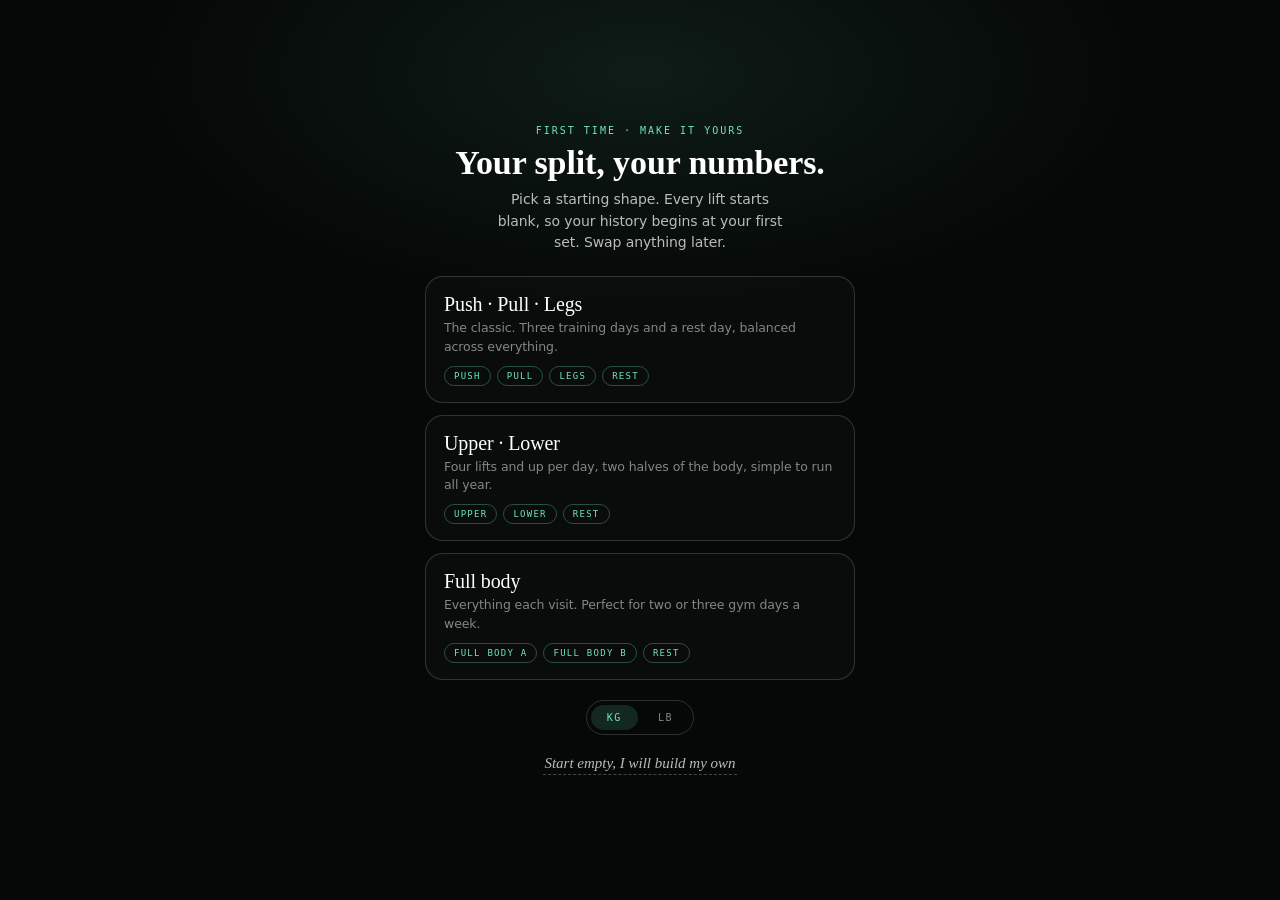
<file: code/the-living-logger.html>
<!DOCTYPE html>
<html lang="en">
<head>
<meta charset="utf-8">
<meta name="viewport" content="width=device-width, initial-scale=1, viewport-fit=cover">
<title>Workout logger</title>
<!--
  THE LIVING LOGGER. One self-contained file that grows one episode at a time.
  Each feature lives inside a marked region a factory script can cut on its own:
    chart    (Episode 1, progressive overload)  <!-- @episode-start:chart -->  ...  <!-- @episode-end:chart -->
    logger   (Episode 2, the workout logger)    <!-- @episode-start:logger -->  ...  <!-- @episode-end:logger -->
    library  (Episode 3, the exercise library)  <!-- @episode-start:library -->  ...  <!-- @episode-end:library -->
  No build step, no server, no external CDN. State lives in localStorage.
  Pure black, mint accent, Inter. Open it in a browser and it just works.
-->
<style>
  :root{
    --bg:#000; --fg:#fff;
    --mint:#6EE7B7; --mint-cool:#A7F3D0; --mint-hover:#5dd6a6; --amber:#F59E0B; --rose:#e0767b; --gold:#f1cf7a;
    --muted:rgba(255,255,255,.5); --muted-strong:rgba(255,255,255,.72);
    --rule:rgba(255,255,255,.08); --rule-strong:rgba(255,255,255,.16);
    --card:rgba(255,255,255,.022);
    --serif:'Instrument Serif','Newsreader',Georgia,serif;
    --sans:'Inter',system-ui,-apple-system,BlinkMacSystemFont,'Segoe UI',Roboto,sans-serif;
    --mono:'JetBrains Mono',ui-monospace,'SF Mono',Menlo,Consolas,monospace;
    --ease:cubic-bezier(.16,1,.3,1); --spring:cubic-bezier(.34,1.56,.64,1);
  }
  *{margin:0;padding:0;box-sizing:border-box;-webkit-tap-highlight-color:transparent}
  ::selection{background:rgba(110,231,183,.25);color:#fff}
  html,body{background:var(--bg);min-height:100%}
  body{font-family:var(--sans);color:var(--fg);-webkit-font-smoothing:antialiased;letter-spacing:-.006em;
    padding:34px 18px 90px;display:block;overflow-x:hidden}
  body.rc-open{padding-bottom:120px}   /* ep4: room so the rest coach never covers the last set */

  /* background: light at the top, gradient down to pure black, snowy particles */
  .atmos{position:fixed;inset:0;z-index:0;pointer-events:none;
    background:
      radial-gradient(ellipse 70% 40% at 50% -4%, rgba(110,231,183,.16), transparent 60%),
      linear-gradient(180deg, #07140e 0%, #050b08 32%, #020403 64%, #000 100%);}
  #snow{position:fixed;inset:0;z-index:0;pointer-events:none;opacity:.9}

  .wrap{position:relative;z-index:1;width:100%;max-width:620px;margin:0 auto}
  .num,.pillValue,.pillInput{font-variant-numeric:tabular-nums}

  /* progress rail */
  .top{display:flex;align-items:center;gap:14px;margin-bottom:30px}
  .track{flex:1;height:2px;background:rgba(255,255,255,.1);border-radius:2px;overflow:hidden}
  .fill{height:100%;width:0;background:var(--mint);border-radius:2px;transition:width .5s var(--ease)}
  .count{font-family:var(--serif);font-style:italic;font-size:18px;color:var(--muted);white-space:nowrap}
  .count b{color:var(--mint-cool);font-style:normal;font-weight:500;font-variant-numeric:tabular-nums}
  .unit-toggle{display:inline-flex;flex:none;background:var(--card);border:1px solid var(--rule-strong);border-radius:999px;padding:2px}
  .unit-opt{background:none;border:none;color:var(--muted);font-family:var(--mono);font-size:10px;letter-spacing:.08em;text-transform:uppercase;padding:5px 12px;border-radius:999px;cursor:pointer;transition:color .2s,background .2s}
  .unit-opt.on{background:var(--mint);color:#04140d}
  .unit-opt:not(.on):hover{color:var(--muted-strong)}

  /* lift card */
  .lift{margin-bottom:30px;opacity:0;transform:translateY(10px);animation:rise .6s var(--ease) forwards;animation-delay:calc(var(--i,0)*60ms)}
  @keyframes rise{to{opacity:1;transform:none}}
  .lift-head{display:flex;align-items:center;gap:10px;border-bottom:1px solid var(--rule);padding-bottom:11px}
  .glyph{flex:none;width:20px;height:20px;color:var(--mint);opacity:.8;display:grid;place-items:center}
  .glyph svg{width:20px;height:20px;fill:none;stroke:currentColor;stroke-width:1.5;stroke-linecap:round;stroke-linejoin:round}
  .lift-name{font-family:var(--serif);font-size:28px;line-height:1;letter-spacing:-.01em;min-width:0;
    overflow:hidden;text-overflow:ellipsis;white-space:nowrap}
  .info{flex:none;width:18px;height:18px;border:1px solid rgba(110,231,183,.4);color:var(--mint);border-radius:50%;
    font-family:var(--serif);font-style:italic;font-size:11px;display:grid;place-items:center;cursor:pointer;opacity:.8;transition:opacity .2s,background .2s}
  .info:hover{opacity:1;background:rgba(110,231,183,.08)}
  .lift-head .sp{flex:1}
  .lift-x{flex:none;background:none;border:none;color:var(--muted);cursor:pointer;padding:5px;border-radius:8px;opacity:.5;transition:color .2s,opacity .2s,background .2s}
  .lift-x:hover{color:var(--rose);opacity:1;background:rgba(224,118,123,.08)}
  .lift-x svg{width:17px;height:17px;display:block;fill:none;stroke:currentColor;stroke-width:1.6;stroke-linecap:round}

  .lift-meta{display:flex;align-items:center;gap:9px;font-family:var(--mono);font-size:10.5px;letter-spacing:.12em;text-transform:uppercase;color:var(--muted);margin:14px 0 14px}
  .tierchip{border:1px solid var(--rule-strong);border-radius:6px;padding:4px 8px;letter-spacing:.14em;color:var(--muted-strong)}

  /* per-lift action chips */
  .chips{display:flex;align-items:center;gap:9px;margin-bottom:16px}
  .chip{display:inline-flex;align-items:center;gap:7px;border:1px solid rgba(110,231,183,.26);border-radius:999px;
    background:rgba(110,231,183,.03);color:var(--mint);font-family:var(--serif);font-style:italic;font-size:15px;
    padding:8px 15px;cursor:pointer;box-shadow:0 0 14px rgba(110,231,183,.06);transition:border-color .2s,background .2s,transform .15s var(--spring)}
  .chip:hover{border-color:rgba(110,231,183,.5);background:rgba(110,231,183,.07)} .chip:active{transform:scale(.95)}
  .chip svg{width:15px;height:15px;fill:none;stroke:currentColor;stroke-width:1.7;stroke-linecap:round;stroke-linejoin:round}
  /* progressive-overload star pill (dots + star at the end of the chips row) */
  .starPill{position:relative;display:inline-flex;align-items:center;justify-content:center;padding:6px 8px;margin-left:2px;
    border:none;background:transparent;color:var(--mint);cursor:pointer;overflow:visible;transition:transform .2s var(--ease),color .2s var(--ease)}
  .starDots{display:inline-flex;align-items:center;gap:3px;margin-right:5px}
  .starDot{width:3px;height:3px;border-radius:50%;background:var(--mint);opacity:.45;transition:opacity .2s var(--ease),background .2s var(--ease)}
  .starPillArmed .starDot{background:var(--gold);opacity:.7}
  .starGlyph{font-family:var(--serif);font-size:1.5rem;line-height:1;color:inherit;filter:drop-shadow(0 0 6px rgba(110,231,183,.45));transition:transform .2s var(--ease)}
  .starPill:hover .starGlyph{transform:scale(1.1)}
  .starPill:focus-visible{outline:2px solid var(--mint);outline-offset:3px;border-radius:8px}
  .starPillArmed{color:var(--gold)}
  .starPillArmed .starGlyph{filter:drop-shadow(0 0 8px rgba(241,207,122,.55));animation:armedBreathe 2.8s ease-in-out infinite}
  @keyframes armedBreathe{0%,100%{transform:scale(1);opacity:.95}50%{transform:scale(1.09);opacity:1}}
  .starPillInert{opacity:.3;cursor:default;color:var(--muted)}
  .starPillInert .starGlyph{filter:none;animation:none}
  .starPillInert:hover .starGlyph{transform:none}
  .starPillDone{opacity:.4;cursor:default;color:var(--mint)}
  .starPillDone .starGlyph{filter:none;animation:none}
  .starPillDone .starDot{background:var(--mint);opacity:.35}
  .starPillDone:hover .starGlyph{transform:none}
  .starAmt{align-self:center;font-family:var(--serif);font-style:italic;font-size:.95rem;color:var(--gold);margin-left:1px;text-shadow:0 0 9px rgba(241,207,122,.3)}

  /* small steady gold star beside the lift name once it is a conquered overload */
  .conqueredStar{flex:none;width:16px;height:16px;align-self:center;color:var(--gold);filter:drop-shadow(0 0 5px rgba(241,207,122,.4))}
  .conqueredStar svg{width:16px;height:16px;display:block;fill:currentColor}

  /* celebration: the one-time gold flush + star burst when a lift becomes a
     conquered overload (all sets logged + one beats the previous best). On-card. */
  .lift{position:relative}
  .lift.conquered .starGlyph{color:var(--gold)}
  .lift.celebrate .pillValue{animation:goldNum 1.6s var(--ease)}
  @keyframes goldNum{0%,100%{color:inherit;text-shadow:none}26%{color:var(--gold);text-shadow:0 0 14px rgba(241,207,122,.55)}}
  .lift.celebrate .lift-name{animation:goldName 1.5s var(--ease)}
  @keyframes goldName{0%,100%{color:var(--fg)}26%{color:var(--gold);text-shadow:0 0 18px rgba(241,207,122,.45)}}
  .lift.celebrate .starPill{animation:starBig 1.15s var(--spring);color:var(--gold);opacity:1}
  .lift.celebrate .starGlyph{filter:drop-shadow(0 0 10px rgba(241,207,122,.6))}
  @keyframes starBig{0%{transform:scale(1)}30%{transform:scale(1.55)}100%{transform:scale(1)}}
  .lift.celebrate .starPill::after{content:'';position:absolute;inset:0;border-radius:50%;pointer-events:none;box-shadow:0 0 0 0 rgba(241,207,122,.6);animation:starRing 1.15s var(--ease) forwards}
  @keyframes starRing{0%{box-shadow:0 0 0 0 rgba(241,207,122,.6)}100%{box-shadow:0 0 0 30px rgba(241,207,122,0)}}

  .rows{display:flex;flex-direction:column;gap:9px}

  /* the set pill (real Vitality row) */
  .pill{display:flex;align-items:center;gap:12px;padding:14px 16px;border-radius:16px;border:1px solid var(--rule);
    background:var(--card);position:relative;overflow:hidden;min-width:0;
    transition:background .4s var(--ease),border-color .4s var(--ease),color .4s var(--ease)}
  .pillIdx{font-family:var(--serif);font-style:italic;font-size:16px;color:var(--muted);width:20px;flex:none}
  .pillValue{font-size:19px;font-weight:500;letter-spacing:-.01em;display:inline-flex;align-items:baseline;white-space:nowrap}
  .pillInput{background:transparent;border:none;outline:none;color:inherit;font:inherit;font-weight:600;
    text-align:center;field-sizing:content;width:auto;min-width:1.4ch;padding:0 1px;border-bottom:1px solid transparent;
    transition:border-color .25s var(--ease),color .25s var(--ease)}
  .pill:hover .pillInput{border-bottom-color:rgba(110,231,183,.22)}
  .pillInput:focus{color:var(--mint);border-bottom-color:var(--mint)}
  .pillUnit{color:var(--muted);font-family:var(--serif);font-style:italic;font-size:.7em;margin-left:3px;letter-spacing:.02em}
  .pillTimes{color:var(--muted);margin:0 7px;font-weight:400}
  .pillSpacer{flex:1}
  .pillGroup{display:inline-flex;align-items:center;gap:9px}
  .pillHit{background:none;border:none;font-family:var(--serif);font-style:italic;font-size:14px;color:var(--mint);cursor:pointer;white-space:nowrap;padding:2px;transition:color .2s}
  .pillMiss{background:none;border:none;font-family:var(--serif);font-style:italic;font-size:14px;color:var(--muted);cursor:pointer;padding:2px;transition:color .2s}
  .pillMiss:hover{color:var(--rose)}
  .pillStatus{font-family:var(--serif);font-style:italic;font-size:14px;white-space:nowrap}
  .pillReset{background:none;border:none;color:currentColor;cursor:pointer;opacity:.6;padding:5px;border-radius:50%;display:inline-flex;transition:opacity .2s,background .2s}
  .pillReset:hover{opacity:1;background:rgba(0,0,0,.12)} .pillReset svg{width:13px;height:13px;display:block}
  .pillPr{font-family:var(--serif);font-style:italic;color:#a87f12}

  .pill.clean,.pill.over{background:var(--mint);border-color:var(--mint);color:#000}
  .pill.clean .pillIdx,.pill.over .pillIdx,.pill.clean .pillTimes,.pill.over .pillTimes{color:rgba(0,0,0,.55)}
  .pill.clean .pillInput,.pill.over .pillInput{color:#000}
  .pill.clean .pillUnit,.pill.over .pillUnit{color:rgba(0,0,0,.55)}
  .pill.clean .pillHit,.pill.over .pillHit,.pill.clean .pillStatus,.pill.over .pillStatus{color:#000}
  .pill.partial{background:rgba(245,158,11,.14);border-color:var(--amber);color:var(--fg)}
  .pill.partial .pillIdx,.pill.partial .pillStatus,.pill.partial .pillUnit{color:var(--amber)}
  .pill.failed{background:rgba(224,118,123,.12);border-color:var(--rose);color:var(--fg)}
  .pill.failed .pillIdx,.pill.failed .pillStatus{color:var(--rose)}
  .pill.failed .pillValue{text-decoration:line-through;color:var(--muted-strong)}

  /* add a lift */
  .add{display:flex;flex-direction:column;align-items:center;gap:9px;margin:34px 0 8px}
  .add-btn{width:44px;height:44px;border-radius:50%;border:1px solid var(--rule-strong);background:none;color:var(--mint);
    font-size:22px;line-height:1;cursor:pointer;display:grid;place-items:center;transition:border-color .2s,transform .2s var(--spring)}
  .add-btn:hover{border-color:var(--mint)} .add-btn:active{transform:scale(.92)}
  .add-cap{font-family:var(--serif);font-style:italic;font-size:15px;color:var(--muted)}
  .add-form{display:none;gap:9px;width:100%;max-width:360px}
  .add-form.on{display:flex}
  .add-input{flex:1;background:var(--card);border:1px solid var(--rule-strong);border-radius:12px;color:var(--fg);
    font-family:var(--sans);font-size:15px;padding:12px 14px;outline:none;transition:border-color .2s}
  .add-input:focus{border-color:var(--mint)}
  .add-go{background:var(--mint);color:#000;border:none;border-radius:12px;font-family:var(--sans);font-weight:600;font-size:14px;padding:0 18px;cursor:pointer}

  /* hidden / removed lifts (never lose your data) */
  .hidden-bar{margin-top:30px;border-top:1px solid var(--rule);padding-top:18px}
  .hidden-bar h4{font-family:var(--mono);font-size:10px;letter-spacing:.16em;text-transform:uppercase;color:var(--muted);margin-bottom:12px}
  .hidden-row{display:flex;align-items:center;gap:10px;padding:10px 0;color:var(--muted-strong)}
  .hidden-row .hn{flex:1;font-family:var(--serif);font-style:italic;font-size:17px}
  .hidden-row .keep{font-family:var(--mono);font-size:9px;letter-spacing:.1em;text-transform:uppercase;color:var(--muted);border:1px solid var(--rule);border-radius:999px;padding:3px 8px}
  .restore{background:none;border:1px solid var(--rule-strong);color:var(--mint);font-family:var(--serif);font-style:italic;font-size:13px;padding:5px 13px;border-radius:999px;cursor:pointer;transition:border-color .2s}
  .restore:hover{border-color:var(--mint)}

  .footnote{text-align:center;color:var(--muted);font-size:11.5px;margin-top:26px;opacity:.8}

  /* modal (info card) */
  .modal{position:fixed;inset:0;z-index:40;display:flex;align-items:center;justify-content:center;padding:22px;
    background:rgba(0,0,0,.66);opacity:0;pointer-events:none;transition:opacity .25s var(--ease);-webkit-backdrop-filter:blur(3px);backdrop-filter:blur(3px)}
  .modal.on{opacity:1;pointer-events:auto}
  .sheet{width:100%;max-width:440px;background:#0a0f0c;border:1px solid var(--rule-strong);border-radius:20px;padding:22px;
    transform:scale(.94) translateY(10px);transition:transform .3s var(--spring)}
  .modal.on .sheet{transform:none}
  .sheet-eyebrow{font-family:var(--mono);font-size:10px;letter-spacing:.18em;text-transform:uppercase;color:var(--mint);margin-bottom:8px}
  .sheet-title{font-family:var(--serif);font-size:26px;line-height:1.05;margin-bottom:4px}
  .sheet-sub{color:var(--muted-strong);font-size:14px;line-height:1.5;margin-bottom:16px}
  .sheet-close{position:absolute;z-index:10;top:14px;right:14px;width:32px;height:32px;display:grid;place-items:center;background:rgba(255,255,255,.05);border:1px solid var(--rule-strong);border-radius:50%;color:var(--muted-strong);cursor:pointer;font-size:15px;line-height:1;transition:border-color .2s,color .2s}
  .sheet-close:hover{border-color:var(--mint);color:var(--fg)}
  .sheet-stats{display:flex;gap:18px;margin-top:8px}

  /* ── first-run setup: your split, your numbers, from set one ── */
  .su-veil{position:fixed;inset:0;z-index:200;background:
    radial-gradient(ellipse 60% 40% at 50% 8%, rgba(110,231,183,.09), transparent 65%), #050807;
    display:flex;align-items:center;justify-content:center;padding:26px 18px;overflow-y:auto;
    opacity:0;animation:suFade .5s var(--ease) forwards}
  .su-veil.off{opacity:1;animation:suOut .45s var(--ease) forwards;pointer-events:none}
  @keyframes suFade{to{opacity:1}} @keyframes suOut{to{opacity:0}}
  .su-wrap{width:100%;max-width:430px;text-align:center}
  .su-eyebrow{font-family:var(--mono);font-size:10px;letter-spacing:.2em;text-transform:uppercase;color:var(--mint);
    opacity:0;animation:suPop .6s cubic-bezier(.34,1.56,.64,1) .1s forwards}
  .su-title{font-family:var(--serif);font-size:34px;line-height:1.02;margin:10px 0 8px;
    opacity:0;animation:suPop .6s cubic-bezier(.34,1.56,.64,1) .18s forwards}
  .su-sub{color:var(--muted-strong);font-size:14px;line-height:1.55;max-width:34ch;margin:0 auto 22px;
    opacity:0;animation:suPop .6s cubic-bezier(.34,1.56,.64,1) .26s forwards}
  .su-grid{display:grid;gap:12px;text-align:left}
  .su-card{background:rgba(255,255,255,.02);border:1px solid var(--rule-strong);border-radius:18px;padding:16px 18px;
    cursor:pointer;transition:border-color .25s,box-shadow .25s,transform .2s;
    opacity:0;transform:translateY(14px);animation:suPop .6s cubic-bezier(.34,1.56,.64,1) forwards}
  .su-card:nth-child(1){animation-delay:.36s}.su-card:nth-child(2){animation-delay:.46s}.su-card:nth-child(3){animation-delay:.56s}
  .su-card:hover{border-color:rgba(110,231,183,.5);box-shadow:0 0 40px rgba(110,231,183,.08)}
  .su-card:active{transform:scale(.985)}
  .su-name{font-family:var(--serif);font-size:20px;margin-bottom:3px}
  .su-line{color:var(--muted);font-size:12.5px;line-height:1.5;margin-bottom:9px}
  .su-days{display:flex;flex-wrap:wrap;gap:6px}
  .su-day{font-family:var(--mono);font-size:9px;letter-spacing:.14em;text-transform:uppercase;color:var(--mint);
    border:1px solid rgba(110,231,183,.3);border-radius:999px;padding:4px 9px}
  .su-ghost{display:block;margin:18px auto 0;background:none;border:none;cursor:pointer;
    font-family:var(--serif);font-style:italic;font-size:15px;color:var(--muted-strong);
    border-bottom:1px dashed rgba(255,255,255,.25);padding:2px 1px;transition:color .2s,border-color .2s;
    opacity:0;animation:suPop .6s cubic-bezier(.34,1.56,.64,1) .66s forwards}
  .su-ghost:hover{color:var(--mint);border-color:rgba(110,231,183,.5)}
  .su-units{display:inline-flex;gap:4px;margin-top:20px;border:1px solid var(--rule-strong);border-radius:999px;padding:4px;
    opacity:0;animation:suPop .6s cubic-bezier(.34,1.56,.64,1) .74s forwards}
  .su-unit{appearance:none;border:0;background:none;color:var(--muted);font-family:var(--mono);font-size:10px;
    letter-spacing:.16em;text-transform:uppercase;padding:7px 16px;border-radius:999px;cursor:pointer;transition:all .2s}
  .su-unit.on{background:rgba(110,231,183,.14);color:var(--mint)}
  @keyframes suPop{from{opacity:0;transform:translateY(14px) scale(.97)}to{opacity:1;transform:none}}
  /* library rows drift in as a cozy stagger when the library opens */
  .lib-row{animation:cozyItem .38s var(--spring) backwards;animation-delay:calc(var(--i,0)*28ms)}
  /* new-day quick names */
  .day-quick{display:flex;flex-wrap:wrap;gap:8px;margin:4px 0 14px}
  .day-chip{background:rgba(255,255,255,.03);border:1px solid var(--rule-strong);border-radius:999px;color:var(--muted-strong);
    font-family:var(--mono);font-size:10px;letter-spacing:.12em;text-transform:uppercase;padding:8px 13px;cursor:pointer;
    transition:border-color .18s var(--ease),color .18s var(--ease)}
  .day-chip:hover{border-color:var(--mint);color:var(--mint)}
  .sheet-stat .k{font-family:var(--mono);font-size:9px;letter-spacing:.13em;text-transform:uppercase;color:var(--muted)}
  .sheet-stat .v{font-size:20px;font-weight:600;margin-top:5px} .sheet-stat .v.gold{color:var(--gold)} .sheet-stat .v.up{color:var(--mint-cool)}

  /* shared card bits (ported from the real logger cards) */
  .card-sub{font-family:var(--serif);font-style:italic;font-size:14.5px;line-height:1.5;color:var(--muted-strong);margin:4px 0 4px}
  .card-foot{display:flex;justify-content:flex-end;gap:10px;margin-top:20px}
  .btn-ghost{background:none;border:1px solid var(--rule-strong);color:var(--muted-strong);font-family:var(--sans);font-weight:600;
    font-size:14px;padding:11px 20px;border-radius:999px;cursor:pointer;transition:border-color .2s,color .2s}
  .btn-ghost:hover{border-color:var(--mint);color:var(--fg)}
  .btn-mint{background:var(--mint);border:1px solid var(--mint);color:#04140d;font-family:var(--sans);font-weight:700;
    font-size:14px;padding:11px 22px;border-radius:999px;cursor:pointer;transition:background .2s,transform .15s var(--spring)}
  .btn-mint:hover{background:#5dd6a6} .btn-mint:active{transform:scale(.97)}

  /* TUNE: icon + label rows, steppers, weight tap-to-type */
  .tune{display:flex;flex-direction:column;margin:8px 0 2px}
  .tune-row{display:flex;align-items:center;justify-content:space-between;gap:12px;padding:15px 2px;border-top:1px solid var(--rule)}
  .tune-row:first-child{border-top:none}
  .tune-left{display:flex;align-items:center;gap:12px;min-width:0}
  .tune-ico{flex:none;width:17px;height:17px;color:var(--muted)}
  .tune-ico svg{width:17px;height:17px;fill:none;stroke:currentColor;stroke-width:1.6;stroke-linecap:round;stroke-linejoin:round}
  .tune-lab{display:flex;flex-direction:column;gap:3px}
  .tune-k{font-family:var(--mono);font-size:11px;letter-spacing:.16em;text-transform:uppercase;color:var(--muted-strong)}
  .tune-reset{align-self:flex-start;background:none;border:none;font-family:var(--mono);font-size:9.5px;letter-spacing:.06em;
    text-transform:lowercase;color:var(--rose);cursor:pointer;padding:0}
  .tune-ctrl{display:flex;align-items:center;gap:5px}
  .tune-step{width:30px;height:34px;background:none;border:none;color:rgba(255,255,255,.34);font-size:22px;line-height:1;
    cursor:pointer;display:grid;place-items:center;transition:color .2s} .tune-step:hover{color:var(--mint)}
  .tune-val{font-family:var(--serif);font-style:italic;font-size:27px;color:var(--fg);font-variant-numeric:tabular-nums;min-width:1.7ch;text-align:center}
  .tune-num{font-family:var(--serif);font-style:italic;font-size:27px;color:var(--fg);background:none;border:none;outline:none;
    text-align:right;width:auto;field-sizing:content;min-width:1.4ch;border-bottom:1.5px solid transparent;padding:0 1px;transition:border-color .25s,color .25s}
  .tune-num:focus{color:var(--mint);border-bottom-color:var(--mint)}
  .tune-unit{font-family:var(--mono);font-size:10px;letter-spacing:.06em;text-transform:lowercase;color:var(--muted);margin-left:6px}

  /* SWAP helper bits kept for parity with the app */
  .ov-empty{text-align:center;font-family:var(--serif);font-style:italic;font-size:14.5px;color:var(--muted);padding:10px 6px 16px;line-height:1.5}

  /* finish session (closes the loop: today's sets become a saved session) */
  .finish-wrap{display:flex;flex-direction:column;align-items:center;gap:8px;margin:26px 0 4px}
  .finish{display:inline-flex;align-items:center;gap:9px;background:var(--mint);color:#04140d;border:none;border-radius:999px;
    font-family:var(--sans);font-weight:700;font-size:15px;letter-spacing:-.01em;padding:14px 26px;cursor:pointer;
    box-shadow:0 10px 30px -10px rgba(110,231,183,.5);transition:transform .15s var(--spring),box-shadow .2s,opacity .2s}
  .finish:hover{transform:translateY(-2px);box-shadow:0 14px 36px -10px rgba(110,231,183,.6)} .finish:active{transform:scale(.97)}
  .finish svg{width:17px;height:17px;fill:none;stroke:currentColor;stroke-width:2;stroke-linecap:round;stroke-linejoin:round}
  .finish[disabled]{opacity:.4;cursor:default;box-shadow:none;pointer-events:none}
  .finish-cap{font-family:var(--serif);font-style:italic;font-size:13px;color:var(--muted)}
  .finish-cap.saved{color:var(--mint-cool);animation:savedPulse 1.8s var(--ease)}
  @keyframes savedPulse{0%{opacity:.4;transform:translateY(3px)}18%{opacity:1;transform:none}100%{opacity:1}}

  /* OVERLOAD CARD: 1:1 port of the app's OverloadModal (opens on the star) */
  .po-modal{position:fixed;inset:0;z-index:100;display:flex;align-items:center;justify-content:center;padding:18px;
    background:rgba(0,0,0,.6);-webkit-backdrop-filter:blur(7px);backdrop-filter:blur(7px);opacity:0;pointer-events:none;transition:opacity .2s var(--ease)}
  .po-modal.on{opacity:1;pointer-events:auto}
  .po-card{position:relative;overflow:hidden;width:100%;max-width:380px;border:1px solid var(--rule-strong);border-radius:26px;
    background:#0a0f0c;padding:22px 22px 18px;box-shadow:0 24px 80px rgba(0,0,0,.6);
    transform:translateY(10px) scale(.985);opacity:0;transition:transform .32s var(--ease),opacity .32s var(--ease)}
  .po-modal.on .po-card{transform:none;opacity:1}
  .po-card::before{content:'';position:absolute;top:-50px;left:50%;transform:translateX(-50%);width:320px;height:180px;
    pointer-events:none;background:radial-gradient(closest-side,rgba(110,231,183,.13),transparent 72%)}
  .po-head{display:flex;align-items:flex-start;justify-content:space-between;gap:12px;position:relative}
  .po-head-l{display:flex;align-items:center;gap:10px;min-width:0}
  .po-head-ico{display:inline-flex;align-items:center;justify-content:center;width:26px;height:26px;flex-shrink:0;color:rgba(110,231,183,.75)}
  .po-head-ico svg{width:22px;height:22px;fill:none;stroke:currentColor;stroke-width:1.5;stroke-linecap:round;stroke-linejoin:round}
  .po-eyebrow{font-family:var(--serif);font-style:italic;color:var(--muted);font-size:14px}
  .po-title{font-family:var(--serif);font-style:italic;font-size:24px;letter-spacing:-.02em;color:var(--fg);margin:2px 0 0;line-height:1.05;
    overflow:hidden;text-overflow:ellipsis;white-space:nowrap}
  .po-close{flex:none;width:30px;height:30px;border-radius:9px;border:none;background:transparent;color:var(--muted);cursor:pointer;
    display:grid;place-items:center;transition:color .2s var(--ease),background .2s var(--ease)}
  .po-close:hover{color:var(--fg);background:rgba(255,255,255,.06)}
  .po-close svg{width:14px;height:14px;fill:none;stroke:currentColor;stroke-width:1.5;stroke-linecap:round}
  .po-body{text-align:center;padding-top:16px;position:relative}
  .po-body>.po-show,.po-body>.po-hint,.po-body>.po-confirm,.po-body>.po-remove,.po-body>.po-skip,
  .po-body>.po-choices,.po-body>.po-stepGroup,.po-body>.po-done{animation:cozyItem .46s var(--spring) backwards}
  .po-body>.po-show{animation-delay:.11s} .po-body>.po-hint{animation-delay:.18s}
  .po-body>.po-choices{animation-delay:.25s} .po-body>.po-confirm{animation-delay:.25s}
  .po-body>.po-stepGroup{animation-delay:.16s} .po-body>.po-remove{animation-delay:.3s}
  .po-body>.po-skip{animation-delay:.32s} .po-body>.po-done{animation-delay:.11s}
  @keyframes cozyItem{0%{opacity:0;transform:translateY(11px)}100%{opacity:1;transform:none}}
  .po-star{position:relative;width:36px;height:36px;border-radius:50%;display:grid;place-items:center;margin:0 auto 9px;
    color:var(--mint);background:rgba(110,231,183,.12);font-family:var(--serif);font-size:1.25rem;line-height:1;animation:starPop .62s var(--spring)}
  .po-star::before{content:'';position:absolute;inset:-9px;border-radius:50%;z-index:-1;
    background:radial-gradient(closest-side,rgba(110,231,183,.3),transparent 72%);animation:haloBreath 3.2s ease-in-out infinite}
  .po-star.armed{color:var(--gold);background:rgba(241,207,122,.12)}
  .po-star.armed::before{background:radial-gradient(closest-side,rgba(241,207,122,.32),transparent 72%)}
  @keyframes starPop{0%{transform:scale(.3);opacity:0}60%{transform:scale(1.18);opacity:1}100%{transform:scale(1)}}
  @keyframes haloBreath{0%,100%{opacity:.5;transform:scale(1)}50%{opacity:.95;transform:scale(1.18)}}
  .po-show{display:flex;flex-direction:column;gap:7px;margin:0 0 16px;padding:15px 13px;border-radius:16px;border:1px solid var(--rule);
    background:linear-gradient(180deg,rgba(255,255,255,.035),rgba(255,255,255,.01));box-shadow:inset 0 1px 0 rgba(255,255,255,.04)}
  .po-showD{font-size:.58rem;letter-spacing:.16em;text-transform:uppercase;color:var(--muted)}
  .po-showV{display:flex;justify-content:center;align-items:baseline;flex-wrap:wrap;gap:16px}
  .po-stat{font-family:var(--serif);font-style:italic;font-size:.82rem;color:var(--muted-strong)}
  .po-stat b{font-weight:400;font-size:1.5rem;color:var(--fg);margin-right:4px;font-variant-numeric:tabular-nums}
  .po-hint{font-family:var(--serif);font-style:italic;color:var(--muted-strong);font-size:14px;margin:0 0 15px}
  .po-confirm{display:block;width:100%;margin:0 0 2px;padding:14px;border:none;border-radius:14px;background:var(--mint);color:#04140d;
    font-weight:700;font-size:14px;font-family:var(--sans);cursor:pointer;transition:background .2s var(--ease),transform .2s var(--spring),box-shadow .2s var(--ease)}
  .po-confirm:hover{background:var(--mint-hover);transform:translateY(-2px);box-shadow:0 10px 26px rgba(110,231,183,.22)}
  .po-confirm:active{transform:translateY(0) scale(.985)}
  .po-remove{display:block;margin:10px auto 0;background:none;border:none;color:var(--gold);font-family:var(--serif);font-style:italic;font-size:14px;cursor:pointer;opacity:.85}
  .po-remove:hover{opacity:1}
  .po-skip{display:block;margin:12px auto 0;background:none;border:none;color:var(--muted);font-family:var(--serif);font-style:italic;font-size:14px;cursor:pointer}
  .po-skip:hover{color:var(--muted-strong)}
  .po-armedBody{padding-top:8px}
  .po-armedAmt{font-family:var(--serif);font-style:italic;font-size:2.4rem;color:var(--gold);text-shadow:0 0 22px rgba(241,207,122,.3);margin:4px 0 2px}
  .po-armedLbl{font-family:var(--serif);font-style:italic;font-size:14px;color:var(--muted);margin-bottom:18px}
  .po-choices{display:flex;gap:9px;margin-bottom:2px}
  .po-choice{flex:1;cursor:pointer;border:1px solid rgba(110,231,183,.28);border-radius:14px;padding:14px 8px;color:var(--fg);
    font-family:var(--serif);font-style:italic;font-size:16px;background:linear-gradient(180deg,rgba(110,231,183,.08),rgba(110,231,183,.03));
    transition:background .2s var(--ease),border-color .2s var(--ease),transform .2s var(--spring),box-shadow .2s var(--ease)}
  .po-choice:hover{background:linear-gradient(180deg,rgba(110,231,183,.16),rgba(110,231,183,.06));border-color:rgba(110,231,183,.5);transform:translateY(-2px);box-shadow:0 8px 22px rgba(110,231,183,.13)}
  .po-choice:active{transform:translateY(0) scale(.98)}
  .po-stepBody{padding-top:22px}
  .po-stepGroup{display:flex;flex-direction:column;align-items:center;gap:6px;margin-bottom:18px}
  .po-stepLbl{font-size:.58rem;letter-spacing:.16em;text-transform:uppercase;color:var(--muted)}
  .po-step{display:flex;align-items:center;justify-content:center;gap:18px}
  .po-adj{width:46px;height:46px;border-radius:50%;border:1px solid rgba(110,231,183,.34);background:rgba(110,231,183,.06);color:var(--mint);
    font-size:23px;line-height:1;cursor:pointer;display:grid;place-items:center;transition:background .2s var(--ease),color .2s var(--ease),transform .2s var(--spring),box-shadow .2s var(--ease)}
  .po-adj:hover{background:var(--mint);color:#04140d;box-shadow:0 8px 20px -8px rgba(110,231,183,.55)}
  .po-adj:active{transform:scale(.9)}
  .po-val{display:inline-flex;align-items:baseline;gap:5px;font-family:var(--serif);font-style:italic;font-size:2.05rem;color:var(--fg);
    min-width:118px;justify-content:center;padding:8px 18px;border-radius:16px;background:radial-gradient(130% 130% at 50% 0%,rgba(110,231,183,.1),transparent 72%);box-shadow:inset 0 0 0 1px rgba(110,231,183,.1)}
  .po-plus{color:var(--mint);font-size:.8em}
  .po-input{width:3.4ch;min-width:1.6ch;background:transparent;border:none;outline:none;color:var(--fg);font:inherit;text-align:center;
    -moz-appearance:textfield;appearance:textfield;border-bottom:1px solid transparent;padding:0 1px 1px;transition:border-color .2s var(--ease),color .2s var(--ease)}
  .po-input:focus{color:var(--mint);border-bottom-color:rgba(110,231,183,.55)}
  .po-input::-webkit-outer-spin-button,.po-input::-webkit-inner-spin-button{-webkit-appearance:none;margin:0}
  .po-unit{font-family:var(--serif);font-style:italic;font-size:.5em;color:var(--muted);margin-left:4px}
  .po-done{padding:22px 0 12px;text-align:center}
  .po-doneAmt{font-family:var(--serif);font-style:italic;font-size:1.55rem;color:var(--mint);animation:cozyPop .56s var(--spring)}
  .po-doneSub{font-size:12px;color:var(--muted);margin-top:7px;letter-spacing:.04em;animation:cozyItem .46s var(--spring) backwards .16s}
  @keyframes cozyPop{0%{opacity:0;transform:scale(.78)}60%{transform:scale(1.08)}100%{opacity:1;transform:scale(1)}}

  /* FORM reference card: the real Vitality "form" sheet, ported 1:1 */
  .sheet.fr{max-width:460px;max-height:88vh;overflow-y:auto;position:relative}
  .fr-card{display:flex;flex-direction:column;gap:18px}
  .fr-rev{opacity:0;animation:frReveal .5s var(--ease) both}
  @keyframes frReveal{from{opacity:0;transform:translateY(12px);filter:blur(4px)}to{opacity:1;transform:none;filter:blur(0)}}
  .fr-head{display:flex;flex-direction:column;gap:8px;padding-right:34px}
  .fr-eyebrow{font-family:var(--mono);font-size:10px;letter-spacing:.2em;text-transform:uppercase;color:var(--mint);font-weight:600}
  .fr-title{font-family:var(--serif);font-style:italic;font-weight:400;font-size:clamp(2rem,7vw,2.5rem);line-height:1.05;letter-spacing:-.015em}
  .fr-meta{display:flex;align-items:center;gap:6px;flex-wrap:wrap;font-size:12px;letter-spacing:.08em;text-transform:uppercase;color:var(--muted)}
  .fr-muscle{display:inline-flex;align-items:center;gap:6px;color:var(--mint)}
  .fr-sep{opacity:.4}
  .fr-item{color:var(--muted-strong)}
  .fr-tier{font-family:var(--sans);font-size:12px;letter-spacing:.08em;text-transform:uppercase;font-weight:600;padding:2px 9px;border:1px solid rgba(110,231,183,.4);border-radius:999px;background:rgba(110,231,183,.06);color:var(--mint);cursor:pointer;transition:background .18s var(--ease),border-color .18s var(--ease),color .18s var(--ease);animation:frTierGlow 2.8s ease-in-out infinite}
  .fr-tier:hover{background:rgba(110,231,183,.14);border-color:var(--mint);color:var(--mint-hover)}
  @keyframes frTierGlow{0%,100%{box-shadow:0 0 0 0 rgba(110,231,183,0)}50%{box-shadow:0 0 0 4px rgba(110,231,183,.10)}}
  .fr-gist{font-size:1.125rem;line-height:1.4;color:var(--fg);font-weight:600;letter-spacing:-.01em;max-width:56ch}
  .fr-images{display:grid;grid-template-columns:1fr 1fr;gap:12px;max-width:360px}
  .fr-frame{margin:0;background:var(--card);border:1px solid var(--rule);border-radius:8px;overflow:hidden;position:relative;aspect-ratio:1/1;transition:border-color .18s var(--ease),box-shadow .18s var(--ease)}
  .fr-frame:hover{border-color:rgba(110,231,183,.4);box-shadow:0 0 24px -4px rgba(110,231,183,.4)}
  .fr-img{width:100%;height:100%;object-fit:cover;object-position:50% 22%;display:block}
  .fr-steps{list-style:none;margin:0;padding:0;display:flex;flex-direction:column;gap:16px;max-width:60ch}
  .fr-step{display:grid;grid-template-columns:20px 1fr;align-items:center;gap:16px}
  .fr-num{font-family:var(--serif);font-style:italic;font-size:18px;line-height:1;color:var(--mint);text-align:center}
  .fr-text{font-size:1.05rem;line-height:1.3;color:var(--fg);font-weight:500}
  .fr-cues{display:flex;flex-wrap:wrap;gap:8px}
  .fr-cue{font-size:14px;line-height:1.3;padding:6px 12px;border-radius:999px;border:1px solid rgba(110,231,183,.22);background:rgba(110,231,183,.05);color:var(--muted-strong)}
  .fr-tierOverlay{position:fixed;inset:0;z-index:60;display:flex;align-items:center;justify-content:center;padding:20px;background:rgba(0,0,0,.66);-webkit-backdrop-filter:blur(6px);backdrop-filter:blur(6px);animation:frFade .16s var(--ease)}
  .fr-tierOverlay[hidden]{display:none}
  @keyframes frFade{from{opacity:0}to{opacity:1}}
  .fr-tierCard{position:relative;width:100%;max-width:320px;background:#0a0f0c;border:1px solid var(--rule-strong);border-radius:16px;padding:20px;display:flex;flex-direction:column;gap:8px;animation:cozyItem .34s var(--spring)}
  .fr-tierBanner{display:inline-flex;align-items:center;gap:8px;margin-bottom:2px}
  .fr-tierDigit{display:inline-flex;align-items:center;justify-content:center;width:28px;height:28px;border-radius:50%;border:1px solid rgba(110,231,183,.4);background:rgba(110,231,183,.08);color:var(--mint);font-size:13px;font-weight:700}
  .fr-tierBadge{font-size:10px;letter-spacing:.18em;text-transform:uppercase;color:var(--mint);font-weight:600}
  .fr-tierTitle{font-family:var(--serif);font-style:italic;font-weight:400;font-size:1.6rem;line-height:1.1}
  .fr-tierBody{font-size:14px;line-height:1.6;color:var(--muted-strong)}
  .fr-tierClose{position:absolute;top:12px;right:12px;width:26px;height:26px;display:grid;place-items:center;background:transparent;border:none;color:var(--muted-strong);font-size:20px;line-height:1;cursor:pointer;transition:color .18s var(--ease)}
  .fr-tierClose:hover{color:var(--fg)}
  @media(prefers-reduced-motion:reduce){.fr-rev,.fr-tier,.fr-tierOverlay,.fr-tierCard{animation:none;opacity:1}}

  /* LIBRARY: the full exercise library page (opens from "add a lift") */
  .lib-open{display:inline-flex;align-items:center;gap:10px;border:1px solid rgba(110,231,183,.35);background:rgba(110,231,183,.04);
    color:var(--mint);font-family:var(--serif);font-style:italic;font-size:18px;padding:13px 22px;border-radius:999px;cursor:pointer;
    box-shadow:0 0 22px rgba(110,231,183,.08);transition:border-color .2s,background .2s,transform .15s var(--spring)}
  .lib-open:hover{border-color:var(--mint);background:rgba(110,231,183,.09);transform:translateY(-1px)} .lib-open:active{transform:scale(.97)}
  .lib-open svg{width:18px;height:18px;fill:none;stroke:currentColor;stroke-width:1.6;stroke-linecap:round;stroke-linejoin:round}
  .lib-open-n{font-family:var(--mono);font-style:normal;font-size:10px;letter-spacing:.08em;color:var(--mint-cool);border:1px solid rgba(110,231,183,.3);border-radius:999px;padding:2px 8px}

  .lib-overlay{position:fixed;inset:0;z-index:39;display:none;overflow-y:auto;padding:30px 18px 96px;
    background:linear-gradient(180deg, rgba(4,11,8,.52) 0%, rgba(2,6,4,.82) 46%, rgba(0,0,0,.96) 100%)}
  .lib-overlay.on{display:block;animation:ovin .3s var(--ease)}
  @keyframes ovin{from{opacity:0}to{opacity:1}}
  body.lib-browsing .wrap{display:none}
  .lib-mtn{position:fixed;left:0;right:0;bottom:0;width:100%;height:23vh;max-height:210px;pointer-events:none;z-index:0;display:block}
  .lib-wrap{position:relative;z-index:1;width:100%;max-width:600px;margin:0 auto}
  .lib-top{display:flex;align-items:center;gap:12px;margin-bottom:16px}
  .lib-back{display:inline-flex;align-items:center;gap:7px;background:none;border:1px solid var(--rule-strong);color:var(--mint);
    font-family:var(--serif);font-style:italic;font-size:15px;padding:8px 15px;border-radius:999px;cursor:pointer;transition:border-color .2s}
  .lib-back:hover{border-color:var(--mint)}
  .lib-back svg{width:15px;height:15px;fill:none;stroke:currentColor;stroke-width:1.7;stroke-linecap:round;stroke-linejoin:round}
  .lib-sp{flex:1}
  .lib-count{font-family:var(--serif);font-style:italic;font-size:15px;color:var(--muted);white-space:nowrap}
  .lib-count b{color:var(--mint-cool);font-style:normal;font-weight:500;font-variant-numeric:tabular-nums}
  .lib-title{font-family:var(--serif);font-size:34px;line-height:1;letter-spacing:-.01em;margin-bottom:16px}
  .lib-search{display:flex;align-items:center;gap:11px;background:rgba(255,255,255,.022);border:1px solid var(--rule-strong);border-radius:14px;padding:0 16px;margin-bottom:26px;transition:border-color .2s}
  .lib-search:focus-within{border-color:var(--mint)}
  .lib-search svg{flex:none;width:16px;height:16px;fill:none;stroke:var(--muted);stroke-width:1.6;stroke-linecap:round;stroke-linejoin:round}
  .lib-search input{flex:1;background:none;border:none;outline:none;color:var(--fg);font-family:var(--sans);font-size:15px;padding:14px 0}
  .lib-search input::placeholder{color:var(--muted)}
  .lib-sec{margin-bottom:30px}
  .lib-sec-h{display:flex;align-items:center;gap:9px;font-family:var(--mono);font-size:10.5px;letter-spacing:.18em;text-transform:uppercase;color:var(--muted);margin-bottom:8px;padding:0 4px}
  .lib-sec-h b{color:var(--muted-strong);font-weight:500}
  .lib-sec-n{margin-left:auto;font-family:var(--mono);font-size:10px;color:var(--mint);border:1px solid rgba(110,231,183,.28);border-radius:999px;padding:2px 9px;opacity:.9;font-variant-numeric:tabular-nums}
  .lib-row{display:flex;align-items:center;gap:14px;padding:15px 4px;border-bottom:1px solid rgba(255,255,255,.05);min-width:0}
  .lib-row:last-child{border-bottom:none}
  .lib-check{flex:none;width:22px;height:22px;border-radius:7px;border:1.5px solid var(--rule-strong);background:none;cursor:pointer;display:grid;place-items:center;padding:0;transition:border-color .18s,background .18s,transform .12s var(--spring)}
  .lib-check:hover{border-color:var(--mint)} .lib-check:active{transform:scale(.9)}
  .lib-check svg{width:12px;height:12px;fill:none;stroke:#04140d;stroke-width:2.6;stroke-linecap:round;stroke-linejoin:round;opacity:0;transition:opacity .15s}
  .lib-check.on{background:var(--mint);border-color:var(--mint)} .lib-check.on svg{opacity:1}
  .lib-gly{flex:none;width:18px;height:18px;color:var(--mint);opacity:.72;display:grid;place-items:center}
  .lib-gly svg{width:18px;height:18px;fill:none;stroke:currentColor;stroke-width:1.5;stroke-linecap:round;stroke-linejoin:round}
  .lib-main{flex:1;min-width:0;display:flex;align-items:center;gap:10px}
  .lib-nm{font-family:var(--sans);font-size:16px;font-weight:500;letter-spacing:-.01em;color:var(--fg);min-width:0;overflow:hidden;text-overflow:ellipsis;white-space:nowrap}
  .lib-rec{flex:none;font-family:var(--mono);font-size:8px;letter-spacing:.12em;text-transform:uppercase;color:var(--mint);border:1px solid rgba(110,231,183,.3);border-radius:999px;padding:3px 7px;opacity:.85}
  .lib-i{flex:none;width:22px;height:22px;border:1px solid rgba(110,231,183,.45);background:none;color:var(--mint);border-radius:50%;font-family:var(--serif);font-style:italic;font-size:12.5px;display:grid;place-items:center;cursor:pointer;opacity:.92;transition:opacity .2s,background .2s,border-color .2s}
  .lib-i:hover{opacity:1;background:rgba(110,231,183,.1);border-color:var(--mint)}
  .lib-empty{text-align:center;font-family:var(--serif);font-style:italic;font-size:15px;color:var(--muted);padding:44px 0}
  .lib-sub{font-family:var(--serif);font-style:italic;font-size:16px;color:var(--muted-strong);margin:-8px 0 20px;line-height:1.4}
  .lib-row.pick{cursor:pointer;border-radius:10px}
  .lib-row.pick:hover{background:rgba(110,231,183,.04)}
  .lib-pick{flex:none;width:22px;height:22px;display:grid;place-items:center;color:var(--mint);opacity:.75}
  .lib-pick svg{width:16px;height:16px;fill:none;stroke:currentColor;stroke-width:1.7;stroke-linecap:round;stroke-linejoin:round}
  .lib-create{display:flex;align-items:center;gap:10px;width:100%;text-align:left;background:rgba(110,231,183,.05);border:1px dashed rgba(110,231,183,.4);color:var(--mint);
    font-family:var(--serif);font-style:italic;font-size:16px;padding:14px 16px;border-radius:12px;cursor:pointer;margin-bottom:20px;transition:background .2s,border-color .2s}
  .lib-create:hover{background:rgba(110,231,183,.1);border-color:var(--mint)}
  .lib-create svg{flex:none;width:15px;height:15px;fill:none;stroke:currentColor;stroke-width:2;stroke-linecap:round;stroke-linejoin:round}

  /* bottom actions: add a lift (opens the library) + reorder */
  .actions{display:flex;justify-content:center;gap:10px;flex-wrap:wrap;margin:32px 0 6px}
  .act-btn{display:inline-flex;align-items:center;gap:8px;border:1px solid var(--rule-strong);background:none;color:var(--mint);
    font-family:var(--serif);font-style:italic;font-size:16px;padding:11px 20px;border-radius:999px;cursor:pointer;transition:border-color .2s,background .2s,transform .12s var(--spring)}
  .act-btn:hover{border-color:var(--mint);background:rgba(110,231,183,.05)} .act-btn:active{transform:scale(.96)}
  .act-btn svg{width:16px;height:16px;fill:none;stroke:currentColor;stroke-width:1.7;stroke-linecap:round;stroke-linejoin:round}
  .act-btn.on{background:var(--mint);border-color:var(--mint);color:#04140d}

  /* reorder: a simple arrow modal, matched to the app (no drag, cannot jam) */
  .sheet.ro{max-width:460px}
  .ro-head{display:flex;align-items:flex-start;justify-content:space-between;gap:12px}
  .ro-eyebrow{font-family:var(--serif);font-style:italic;font-size:14px;color:var(--muted)}
  .ro-title{font-family:var(--serif);font-size:26px;line-height:1.1;margin-top:2px}
  .ro-done{flex:none;background:var(--mint);color:#04140d;border:none;border-radius:999px;font-family:var(--sans);font-weight:700;font-size:14px;padding:9px 22px;cursor:pointer;transition:transform .15s var(--spring),background .2s}
  .ro-done:hover{background:var(--mint-hover)} .ro-done:active{transform:scale(.96)}
  .ro-sub{font-family:var(--sans);font-size:14px;color:var(--muted-strong);margin:8px 0 18px;line-height:1.4}
  .ro-list{display:flex;flex-direction:column;gap:10px}
  .ro-row{display:flex;align-items:center;gap:14px;background:var(--card);border:1px solid var(--rule);border-radius:14px;padding:13px 14px;transition:background .3s var(--ease)}
  .ro-row.moved{background:rgba(110,231,183,.09)}
  .ro-n{font-family:var(--serif);font-style:italic;font-size:16px;color:var(--muted);width:16px;flex:none;text-align:center;font-variant-numeric:tabular-nums}
  .ro-nm{flex:1;min-width:0;font-family:var(--serif);font-style:italic;font-size:18px;overflow:hidden;text-overflow:ellipsis;white-space:nowrap}
  .ro-arrows{display:inline-flex;gap:8px;flex:none}
  .ro-arrow{width:42px;height:36px;border:1px solid var(--rule-strong);background:none;color:var(--mint);border-radius:10px;cursor:pointer;display:grid;place-items:center;transition:border-color .2s,background .2s,transform .1s var(--spring)}
  .ro-arrow:hover:not([disabled]){border-color:var(--mint);background:rgba(110,231,183,.06)} .ro-arrow:active:not([disabled]){transform:scale(.9)}
  .ro-arrow[disabled]{opacity:.25;cursor:default}
  .ro-arrow svg{width:16px;height:16px;fill:none;stroke:currentColor;stroke-width:2;stroke-linecap:round;stroke-linejoin:round}

  /* session complete: the celebration (Vitality is a character, it celebrates) */
  .cele{position:fixed;inset:0;z-index:70;display:none;align-items:center;justify-content:center;padding:26px;
    background:
      radial-gradient(ellipse 66% 42% at 50% 33%, rgba(241,207,122,.11), transparent 60%),
      radial-gradient(ellipse 92% 62% at 50% 42%, rgba(110,231,183,.10), transparent 64%),
      rgba(1,4,3,.95);
    -webkit-backdrop-filter:blur(10px);backdrop-filter:blur(10px);opacity:0;transition:opacity .35s var(--ease)}
  .cele.on{display:flex;opacity:1}
  .cele-card{position:relative;width:100%;max-width:440px;text-align:center;display:flex;flex-direction:column;align-items:center}
  .cele-eyebrow,.cele-title,.cele-sub,.cele-stats,.cele-prs,.cele-done{animation:celeUp .62s var(--spring) backwards}
  .cele-eyebrow{animation-delay:.14s} .cele-title{animation-delay:.21s} .cele-sub{animation-delay:.29s}
  .cele-stats{animation-delay:.37s} .cele-prs{animation-delay:.45s} .cele-done{animation-delay:.55s}
  @keyframes celeUp{0%{opacity:0;transform:translateY(15px)}100%{opacity:1;transform:none}}
  .cele-star{position:relative;width:74px;height:74px;margin:0 auto 24px;filter:drop-shadow(0 8px 22px rgba(241,207,122,.4));animation:celeStar .82s var(--spring)}
  .cele-star svg{position:relative;z-index:1;width:74px;height:74px;display:block}
  .cele-star::before{content:'';position:absolute;inset:-26px;border-radius:50%;z-index:0;
    background:radial-gradient(closest-side, rgba(241,207,122,.36), transparent 72%);animation:celeHalo 3s ease-in-out infinite}
  .cele-star::after{content:'';position:absolute;inset:-6px;border-radius:50%;pointer-events:none;box-shadow:0 0 0 0 rgba(241,207,122,.5);animation:celeRing 1.1s var(--ease) .15s forwards}
  @keyframes celeStar{0%{transform:scale(.3) rotate(-16deg);opacity:0}62%{transform:scale(1.14) rotate(4deg)}100%{transform:scale(1) rotate(0);opacity:1}}
  @keyframes celeHalo{0%,100%{opacity:.6;transform:scale(1)}50%{opacity:1;transform:scale(1.12)}}
  @keyframes celeRing{0%{box-shadow:0 0 0 0 rgba(241,207,122,.5)}100%{box-shadow:0 0 0 52px rgba(241,207,122,0)}}
  .cele-spark{position:absolute;left:50%;top:50%;width:5px;height:5px;margin:-2.5px 0 0 -2.5px;border-radius:50%;background:var(--gold);opacity:0;z-index:0;animation:celeSpark 1.5s var(--ease) forwards}
  @keyframes celeSpark{0%{opacity:0;transform:translate(0,0) scale(.2)}28%{opacity:1;transform:translate(var(--dx),var(--dy)) scale(1)}100%{opacity:0;transform:translate(calc(var(--dx)*1.5),calc(var(--dy)*1.5)) scale(.3)}}
  .cele-eyebrow{font-family:var(--mono);font-size:10px;letter-spacing:.24em;text-transform:uppercase;color:var(--mint);margin-bottom:14px}
  .cele-title{font-family:var(--serif);font-size:46px;line-height:1.02;letter-spacing:-.015em;margin-bottom:12px}
  .cele-sub{font-family:var(--serif);font-style:italic;font-size:16px;color:var(--muted-strong);line-height:1.5}
  .cele-stats{display:inline-flex;align-items:center;gap:24px;margin:22px 0 2px}
  .cele-stat{display:flex;flex-direction:column;align-items:center;gap:4px}
  .cele-statN{font-family:var(--serif);font-size:36px;line-height:1;color:var(--mint-cool);font-variant-numeric:tabular-nums}
  .cele-statK{font-family:var(--mono);font-size:9px;letter-spacing:.18em;text-transform:uppercase;color:var(--muted)}
  .cele-statDiv{width:1px;height:36px;background:var(--rule-strong)}
  .cele-prs{display:flex;flex-direction:column;align-items:center;gap:9px;margin:24px 0 2px}
  .cele-pr{display:inline-flex;align-items:center;gap:8px;font-family:var(--serif);font-style:italic;font-size:15px;color:var(--gold);
    border:1px solid rgba(241,207,122,.36);background:rgba(241,207,122,.06);border-radius:999px;padding:8px 17px}
  .cele-pr svg{width:14px;height:14px;fill:currentColor;stroke:none}
  .cele-done{margin-top:30px;background:var(--mint);color:#04140d;border:none;border-radius:999px;
    font-family:var(--sans);font-weight:700;font-size:16px;padding:16px 46px;cursor:pointer;
    box-shadow:0 14px 38px -12px rgba(110,231,183,.6);transition:transform .15s var(--spring),box-shadow .2s}
  .cele-done:hover{transform:translateY(-2px);box-shadow:0 18px 44px -12px rgba(110,231,183,.7)} .cele-done:active{transform:scale(.97)}

  /* ============================================================= */
  /*  CHART (Episode 1) styles: the progressive-overload history,   */
  /*  now drawn inline in the .ep1-overlay (no external file).      */
  /* ============================================================= */
  .ep1-overlay{position:fixed;inset:0;z-index:60;display:none;overflow-y:auto;
    padding:66px 14px calc(40px + env(safe-area-inset-bottom));
    background:
      radial-gradient(ellipse 70% 40% at 50% -4%, rgba(110,231,183,.16), transparent 60%),
      linear-gradient(180deg,#07140e 0%,#050b08 32%,#020403 64%,#000 100%)}
  .ep1-overlay.on{display:block;animation:ovin .3s var(--ease)}
  .ep1-close{position:fixed;top:16px;left:16px;z-index:2;display:inline-flex;align-items:center;gap:7px;
    background:rgba(8,14,10,.72);border:1px solid var(--rule-strong);color:var(--mint);
    font-family:var(--serif);font-style:italic;font-size:15px;padding:9px 16px;border-radius:999px;cursor:pointer;
    -webkit-backdrop-filter:blur(8px);backdrop-filter:blur(8px);transition:border-color .2s,background .2s}
  .ep1-close:hover{border-color:var(--mint);background:rgba(8,14,10,.92)}
  .ep1-close svg{width:15px;height:15px;fill:none;stroke:currentColor;stroke-width:1.7;stroke-linecap:round;stroke-linejoin:round}
  .ch-shell{width:100%;max-width:560px;margin:0 auto}
  .ch-sheet{position:relative;width:100%;background:var(--card);border:1px solid var(--rule);border-radius:14px;padding:24px;
    -webkit-backdrop-filter:blur(20px) saturate(1.2);backdrop-filter:blur(20px) saturate(1.2)}
  .ch-head{display:flex;align-items:flex-start;justify-content:space-between}
  .ch-eyebrow{font-family:var(--mono);text-transform:uppercase;letter-spacing:.2em;font-size:11px;font-weight:600;color:var(--muted)}
  .ch-title{font-family:var(--serif);font-style:italic;font-size:30px;font-weight:500;line-height:1.05;margin-top:7px;letter-spacing:-.01em;
    overflow:hidden;text-overflow:ellipsis;white-space:nowrap;max-width:100%}
  .ch-range{display:flex;gap:3px;justify-content:center;background:rgba(255,255,255,.03);border:1px solid var(--rule);border-radius:12px;padding:4px;margin:22px auto 0;width:fit-content}
  .ch-range button{background:none;border:none;color:var(--muted);font-family:var(--sans);font-size:13px;font-weight:600;padding:8px 15px;border-radius:9px;cursor:pointer;transition:color .2s,background .25s}
  .ch-range button.on{background:var(--mint);color:#042a1c}
  .ch-plotcard{margin-top:20px;border:1px solid var(--rule);border-radius:14px;padding:20px 18px 16px}
  .ch-plot{position:relative;width:100%;aspect-ratio:600/240;touch-action:pan-y;cursor:crosshair}
  .ch-plot svg{width:100%;height:100%;display:block;overflow:visible}
  .ch-grid{stroke:var(--rule);stroke-width:1}
  .ch-axis{fill:var(--muted);font-family:var(--sans);font-size:11px}
  .ch-area{fill:url(#chFill)}
  .ch-line{fill:none;stroke:var(--mint);stroke-width:2.5;stroke-linecap:round;stroke-linejoin:round}
  .ch-dot{fill:var(--mint);stroke:var(--card);stroke-width:3}
  .ch-dot.best{fill:var(--gold);r:7} .ch-dot.off{fill:var(--muted);stroke:var(--card);stroke-width:3;opacity:.8}
  .ch-drop{stroke:var(--muted);stroke-width:1.4;stroke-dasharray:2 4;opacity:.7}
  .ch-guide{stroke:var(--rule-strong);stroke-width:1;stroke-dasharray:3 4;opacity:0;transition:opacity .12s} .ch-guide.on{opacity:.85}
  .ch-cursor{fill:var(--mint);stroke:var(--card);stroke-width:3;opacity:0;transition:opacity .12s;pointer-events:none}
  .ch-cursor.on{opacity:1} .ch-cursor.off{fill:var(--muted)} .ch-cursor.best{fill:var(--gold)}
  .ch-xlab{fill:var(--muted);font-family:var(--sans);font-size:11px} .ch-xlab.best{fill:var(--mint);font-weight:500}
  .ch-cap{text-align:center;font-size:13px;font-weight:500;color:var(--mint);margin-top:8px}
  .ch-scrub{position:absolute;transform:translate(-50%,-118%);background:var(--bg);border:1px solid var(--rule-strong);border-radius:11px;padding:8px 11px;pointer-events:none;opacity:0;transition:opacity .15s;white-space:nowrap;z-index:5}
  .ch-scrub.on{opacity:1}
  .ch-scrub .d{color:var(--muted);font-size:11px;font-weight:500}
  .ch-scrub .v{font-size:17px;font-weight:700;margin-top:1px} .ch-scrub .v small{font-size:11px;font-weight:500;color:var(--muted)}
  .ch-scrub .dl{font-size:11.5px;color:var(--mint);font-weight:500;margin-top:1px} .ch-scrub .dl.off{color:var(--muted)}
  .ch-lastsets{display:flex;align-items:center;gap:9px;margin-top:18px;padding-top:18px;border-top:1px solid var(--rule);cursor:grab;user-select:none;touch-action:pan-y}
  .ch-lastsets.dragging{cursor:grabbing}
  .ch-lastsets .when{color:var(--muted);font-size:13px;font-weight:500;white-space:nowrap}
  .ch-chev{flex:none;width:28px;height:28px;border:1px solid var(--rule);background:none;color:var(--muted);font-size:19px;line-height:1;cursor:pointer;border-radius:8px;display:flex;align-items:center;justify-content:center;transition:color .18s,background .18s,border-color .18s,transform .18s var(--spring);font-family:var(--sans)}
  .ch-chev:hover{color:var(--mint);border-color:var(--mint);background:rgba(110,231,183,.06)} .ch-chev:active{transform:scale(.86)}
  .ch-chev[disabled]{opacity:.35;pointer-events:none}
  .ch-boxes{display:flex;gap:9px;overflow:hidden}
  .ch-setbox{width:42px;height:42px;border:1px solid var(--gold);border-radius:10px;display:flex;align-items:center;justify-content:center;font-weight:600;font-size:16px;color:var(--gold);flex:none;animation:boxpop .24s var(--spring)}
  .ch-setbox.fail{border-color:var(--rose);color:var(--rose);text-decoration:line-through;text-decoration-thickness:2px}
  .ch-repstotal{margin-left:auto;letter-spacing:.14em;text-transform:uppercase;font-size:11px;font-weight:600;color:var(--mint);white-space:nowrap}
  @keyframes boxpop{from{opacity:.25;transform:scale(.8)}to{opacity:1;transform:none}}
  .ch-stats{display:flex;margin-top:24px;padding-top:22px;border-top:1px solid var(--rule)}
  .ch-stat{flex:1;text-align:center}
  .ch-stat .k{font-size:11px;letter-spacing:.14em;text-transform:uppercase;color:var(--muted);font-weight:600}
  .ch-stat .v{font-family:var(--serif);font-style:italic;font-size:25px;font-weight:500;margin-top:8px} .ch-stat .v.up{color:var(--mint)} .ch-stat .v.gold{color:var(--gold)}
  .ch-next{display:flex;align-items:center;gap:12px;margin-top:22px;border:1px solid var(--rule);border-radius:14px;padding:14px 15px;background:linear-gradient(180deg,rgba(241,207,122,.06),transparent)}
  .ch-next .star{flex:none;width:32px;height:32px;border-radius:9px;display:flex;align-items:center;justify-content:center;background:rgba(241,207,122,.12)}
  .ch-next .star svg{width:17px;height:17px;fill:var(--gold)}
  .ch-next .copy{font-size:13.5px;line-height:1.5;color:var(--fg)} .ch-next .copy b{font-weight:600} .ch-next .copy .goal{color:var(--gold);font-weight:600}
  .ch-table{width:100%;border-collapse:collapse;margin-top:24px}
  .ch-table th{font-size:10.5px;letter-spacing:.14em;text-transform:uppercase;color:var(--muted);font-weight:600;padding:0 0 14px;text-align:right}
  .ch-table th:first-child{text-align:left}
  .ch-table td{font-size:14.5px;font-weight:500;padding:13px 0;text-align:right;border-top:1px solid var(--rule);color:var(--fg);font-variant-numeric:tabular-nums}
  .ch-table td:first-child{text-align:left;color:var(--muted);font-family:var(--serif);font-style:italic}
  .ch-table td .u{font-size:11px;color:var(--muted);font-weight:500}
  .ch-table td.prog{color:var(--mint)} .ch-table td.prog.first{color:var(--muted)} .ch-table td.prog.rest{color:var(--muted);font-size:12px}
  .ch-bestw{color:var(--gold);display:inline-flex;align-items:center;gap:5px;justify-content:flex-end}
  .ch-bestw svg{width:13px;height:13px;fill:var(--gold)}
  .ch-off td,.ch-off td:first-child{color:var(--muted)}
  .ch-moon{display:inline-flex;align-items:center;gap:6px} .ch-moon svg{width:12px;height:12px;fill:var(--muted)}
  .ch-note{text-align:center;color:var(--muted);font-size:11.5px;font-weight:500;margin-top:14px;opacity:.85}

  /* rest-timer (ep4): the rest coach, a floating clock that turns the pause
     between sets into coaching time. Lives outside render(), so it is never wiped. */
  .rest-coach{position:fixed;left:50%;bottom:calc(18px + env(safe-area-inset-bottom,0px));z-index:30;
    width:min(430px,calc(100vw - 24px));transform:translateX(-50%) translateY(10px);
    display:flex;align-items:center;gap:10px;
    background:rgba(9,11,10,.92);-webkit-backdrop-filter:blur(14px);backdrop-filter:blur(14px);
    border:1px solid rgba(110,231,183,.32);border-radius:999px;padding:12px 14px;
    box-shadow:0 18px 50px -12px rgba(0,0,0,.72),0 0 0 1px rgba(110,231,183,.05);
    opacity:0;pointer-events:none;transition:opacity .28s var(--ease),transform .28s var(--ease)}
  .rest-coach.on{opacity:1;pointer-events:auto;transform:translateX(-50%) translateY(0)}
  .rest-coach.go{border-color:rgba(241,207,122,.55);animation:rcGo 1.5s var(--ease) infinite}
  .rc-mid{flex:1;min-width:0;text-align:center}
  .rc-time{font-family:var(--serif);font-style:italic;font-size:26px;line-height:1;color:var(--mint);font-variant-numeric:tabular-nums}
  .rest-coach.go .rc-time{color:var(--gold)}
  .rc-ex{font-family:var(--mono);font-size:9px;letter-spacing:.16em;text-transform:uppercase;color:var(--muted);margin-top:4px;
    white-space:nowrap;overflow:hidden;text-overflow:ellipsis}
  .rest-coach.go .rc-ex{color:var(--gold)}
  .rc-step{flex:none;background:transparent;border:1px solid var(--rule-strong);color:var(--fg);
    font-size:13px;font-variant-numeric:tabular-nums;width:52px;height:38px;border-radius:999px;cursor:pointer;
    transition:border-color .2s,color .2s}
  .rc-step:hover{border-color:var(--mint);color:var(--mint)}
  .rc-x{flex:none;width:30px;height:30px;border:none;background:transparent;color:var(--muted);cursor:pointer;
    border-radius:50%;display:grid;place-items:center;transition:color .2s,background .2s}
  .rc-x svg{width:13px;height:13px;fill:none;stroke:currentColor;stroke-width:2;stroke-linecap:round}
  .rc-x:hover{color:var(--fg);background:rgba(255,255,255,.05)}
  .rc-ask{flex:1;display:inline-flex;align-items:center;justify-content:center;gap:7px;
    background:rgba(110,231,183,.06);border:1px solid rgba(110,231,183,.34);color:var(--mint);
    font-family:var(--serif);font-style:italic;font-size:14px;padding:8px 12px;border-radius:999px;
    cursor:pointer;transition:border-color .2s,background .2s,transform .15s}
  .rc-ask svg{width:15px;height:15px;fill:currentColor;flex:none}
  .rc-ask:hover{border-color:var(--mint);background:rgba(110,231,183,.1)}
  .rc-ask:active{transform:scale(.97)}
  @keyframes rcGo{0%,100%{box-shadow:0 18px 50px -12px rgba(0,0,0,.72),0 0 0 1px rgba(241,207,122,.06)}
    50%{box-shadow:0 18px 60px -10px rgba(0,0,0,.72),0 0 32px -6px rgba(241,207,122,.34)}}

  /* @episode-start:session */
  /* EP4: the customizable split. A "Today's session" board (a tile per day), the
     day-view chrome (back link, reorder + settings, day title, split rail), and the
     Settings sheet (kg/lb toggle + reset). Same tokens, pure black, mint + gold only. */

  /* the two views: a body class flips them, so the library overlay's own
     .wrap-hiding rule keeps working untouched */
  #board{display:none;position:relative;z-index:1;width:100%;max-width:1160px;margin:0 auto}
  body.view-board .wrap{display:none}
  body.view-board #board{display:block}

  /* board: Today's session */
  .board-head{margin-bottom:26px}
  .board-h1{font-family:var(--serif);font-size:40px;line-height:1.02;letter-spacing:-.01em}
  .board-sub{font-family:var(--serif);font-style:italic;font-size:16px;color:var(--muted-strong);margin-top:6px}
  .board-grid{display:grid;grid-template-columns:repeat(auto-fit,minmax(232px,1fr));gap:16px;align-items:stretch}
  .board-tile{opacity:0;transform:translateY(12px);animation:rise .55s var(--ease) forwards;
    position:relative;display:flex;flex-direction:column;text-align:left;background:var(--card);border:1px solid var(--rule-strong);border-radius:18px;min-height:158px;
    padding:20px 20px 18px;cursor:pointer;overflow:hidden;color:var(--fg);font-family:var(--sans);
    opacity:0;transform:translateY(10px);animation:rise .55s var(--ease) forwards;
    transition:border-color .2s var(--ease),background .2s var(--ease),transform .15s var(--spring)}
  .board-tile:hover{border-color:rgba(110,231,183,.42);background:rgba(110,231,183,.03)}
  .board-tile:active{transform:scale(.985)}
  .board-idx{display:block;font-family:var(--serif);font-style:italic;font-size:13px;color:var(--muted);font-variant-numeric:tabular-nums}
  .board-name{display:block;font-family:var(--serif);font-size:27px;line-height:1.05;letter-spacing:-.01em;margin:6px 40px 12px 0;
    overflow:hidden;text-overflow:ellipsis;white-space:nowrap}
  .board-state{display:flex;align-items:center;gap:7px;font-family:var(--serif);font-style:italic;font-size:15px;color:var(--muted-strong);margin-top:auto}
  .board-state.done{color:var(--mint)}
  .board-check{flex:none;width:16px;height:16px;color:var(--mint);display:grid;place-items:center}
  .board-check svg{width:16px;height:16px;fill:none;stroke:currentColor;stroke-width:2.2;stroke-linecap:round;stroke-linejoin:round}
  .board-meta{display:block;font-family:var(--mono);font-size:10px;letter-spacing:.12em;text-transform:uppercase;color:var(--muted);margin-top:9px;font-variant-numeric:tabular-nums}
  .board-bar{margin-top:12px;height:2px;background:rgba(255,255,255,.1);border-radius:2px;overflow:hidden}
  .board-bar span{display:block;height:100%;background:var(--mint);border-radius:2px}
  .board-menu{position:absolute;top:12px;right:10px;width:30px;height:30px;border:none;background:transparent;color:var(--muted);
    cursor:pointer;border-radius:8px;display:grid;place-items:center;transition:color .2s,background .2s}
  .board-menu:hover{color:var(--fg);background:rgba(255,255,255,.05)}
  .board-menu svg{width:20px;height:20px;fill:currentColor;stroke:none}
  .board-add{display:flex;flex-direction:column;align-items:center;justify-content:center;gap:9px;min-height:118px;
    background:none;border:1px dashed rgba(110,231,183,.34);border-radius:18px;color:var(--mint);cursor:pointer;
    font-family:var(--serif);font-style:italic;font-size:16px;
    opacity:0;transform:translateY(10px);animation:rise .55s var(--ease) forwards;transition:border-color .2s,background .2s}
  .board-add:hover{border-color:var(--mint);background:rgba(110,231,183,.04)}
  .board-add svg{width:22px;height:22px;fill:none;stroke:currentColor;stroke-width:1.7;stroke-linecap:round;stroke-linejoin:round}

  /* day view: header row (back · reorder · gear), day title, split rail */
  .day-head{display:flex;align-items:center;gap:10px;margin-bottom:20px}
  .day-head .sp{flex:1}
  .day-back{display:inline-flex;align-items:center;gap:8px;background:none;border:none;color:var(--mint);
    font-family:var(--serif);font-style:italic;font-size:17px;cursor:pointer;padding:4px 2px;transition:color .2s}
  .day-back:hover{color:var(--mint-cool)}
  .day-back svg{width:16px;height:16px;fill:none;stroke:currentColor;stroke-width:1.8;stroke-linecap:round;stroke-linejoin:round}
  .day-tool{display:inline-flex;align-items:center;gap:7px;border:1px solid var(--rule-strong);background:none;color:var(--mint);
    font-family:var(--serif);font-style:italic;font-size:14px;padding:8px 15px;border-radius:999px;cursor:pointer;
    transition:border-color .2s,background .2s,transform .12s var(--spring)}
  .day-tool:hover{border-color:var(--mint);background:rgba(110,231,183,.05)} .day-tool:active{transform:scale(.96)}
  .day-tool svg{width:15px;height:15px;fill:none;stroke:currentColor;stroke-width:1.7;stroke-linecap:round;stroke-linejoin:round}
  .day-gear{flex:none;width:38px;height:38px;border:1px solid var(--rule-strong);background:none;color:var(--muted-strong);
    border-radius:50%;cursor:pointer;display:grid;place-items:center;transition:border-color .2s,color .2s,transform .12s var(--spring)}
  .day-gear:hover{border-color:var(--mint);color:var(--fg)} .day-gear:active{transform:scale(.94)}
  .day-gear svg{width:18px;height:18px;fill:none;stroke:currentColor;stroke-width:1.6;stroke-linecap:round;stroke-linejoin:round}
  .day-title{font-family:var(--serif);font-size:34px;line-height:1;letter-spacing:-.01em;margin-bottom:18px;cursor:text;display:flex;align-items:baseline;gap:10px;min-width:0}
  .day-title .day-name{min-width:0;overflow:hidden;text-overflow:ellipsis;white-space:nowrap}
  .day-title .pen{flex:none;width:15px;height:15px;color:var(--mint);opacity:.28;transform:translateY(-2px);transition:opacity .25s var(--ease)}
  .day-title .pen svg{width:100%;height:100%;fill:none;stroke:currentColor;stroke-width:1.7;stroke-linecap:round;stroke-linejoin:round;display:block}
  .day-title:hover .pen{opacity:.75}
  .day-title-edit{font:inherit;letter-spacing:inherit;color:inherit;background:transparent;border:0;border-bottom:1px solid rgba(110,231,183,.45);outline:none;padding:0 0 2px;width:100%;min-width:0;border-radius:0;caret-color:var(--mint)}
  /* empty day: one inviting card that leads straight to the library */
  .day-empty{border:1px dashed rgba(110,231,183,.28);border-radius:18px;padding:34px 22px;text-align:center;background:radial-gradient(ellipse 80% 100% at 50% 0%,rgba(110,231,183,.05),transparent 70%)}
  .day-empty-t{font-family:var(--serif);font-size:23px;margin-bottom:6px}
  .day-empty-s{font-size:13.5px;color:var(--muted);max-width:30ch;margin:0 auto 18px;line-height:1.5}
  .day-empty-btn{display:inline-flex;align-items:center;gap:9px;background:var(--mint);color:#04120b;border:0;border-radius:12px;padding:13px 20px;font-family:var(--sans);font-weight:600;font-size:14px;cursor:pointer;transition:transform .35s var(--spring)}
  .day-empty-btn:active{transform:scale(.97)}
  .day-empty-btn svg{width:16px;height:16px;stroke:currentColor;stroke-width:2;fill:none;stroke-linecap:round}
  .split-rail{display:flex;gap:8px;margin-bottom:26px}
  .rail-seg{flex:1;min-width:0;background:none;border:none;padding:0;cursor:pointer;display:flex;flex-direction:column;gap:7px}
  .rail-bar{height:4px;border-radius:3px;background:rgba(255,255,255,.1);transition:background .3s var(--ease),box-shadow .3s var(--ease)}
  .rail-seg.done .rail-bar{background:var(--mint)}
  .rail-seg.active .rail-bar{background-color:transparent;
    background-image:repeating-linear-gradient(90deg,var(--mint) 0 6px,transparent 6px 11px);
    box-shadow:0 0 10px rgba(110,231,183,.4)}
  .rail-name{font-family:var(--mono);font-size:9.5px;letter-spacing:.1em;text-transform:uppercase;color:var(--muted);
    overflow:hidden;text-overflow:ellipsis;white-space:nowrap;transition:color .2s}
  .rail-seg:hover .rail-name{color:var(--muted-strong)}
  .rail-seg.done .rail-name{color:var(--mint-cool)}
  .rail-seg.active .rail-name{color:var(--fg)}

  /* settings sheet + day rename/remove menu (reuse the sheet system) */
  .set-group{margin-top:4px}
  .set-row{display:flex;align-items:center;justify-content:space-between;gap:14px;padding:16px 0;border-top:1px solid var(--rule)}
  .set-row:first-child{border-top:none}
  .set-lab{min-width:0;display:flex;flex-direction:column}
  .set-k{font-family:var(--mono);font-size:11px;letter-spacing:.16em;text-transform:uppercase;color:var(--muted-strong)}
  .set-cap{font-family:var(--serif);font-style:italic;font-size:13px;color:var(--muted);margin-top:5px;line-height:1.4}
  .set-danger{margin-top:18px;border-top:1px solid var(--rule);padding-top:16px}
  .set-reset{display:block;width:100%;text-align:left;background:rgba(255,255,255,.02);border:1px solid var(--rule-strong);
    border-radius:14px;padding:14px 16px;cursor:pointer;transition:border-color .2s,background .2s}
  .set-reset:hover{border-color:var(--muted)}
  .set-reset.armed{border-color:rgba(241,207,122,.5);background:rgba(241,207,122,.06)}
  .set-reset-t{display:block;font-family:var(--sans);font-weight:600;font-size:14px;color:var(--muted-strong)}
  .set-reset.armed .set-reset-t{color:var(--gold)}
  .set-reset-s{display:block;font-family:var(--serif);font-style:italic;font-size:13px;color:var(--muted);margin-top:5px;line-height:1.4}
  .day-menu{margin-top:6px;display:flex;flex-direction:column;gap:10px}
  .day-menu-lab{font-family:var(--mono);font-size:10px;letter-spacing:.16em;text-transform:uppercase;color:var(--muted)}
  .btn-ghost.danger-ghost{border-color:rgba(241,207,122,.5);color:var(--gold)}
  /* @episode-end:session */
</style>
</head>
<body>
<canvas id="snow"></canvas>
<div class="atmos"></div>

<!-- @episode-start:logger -->
<!-- Episode 2 markup: the workout logger shell (progress rail, list, finish, actions). -->
<div class="wrap">
  <!-- @episode-start:session -->
  <!-- Episode 4 markup: the day-view chrome. A back link to the session board, a
       reorder pill + a settings gear, the active day's name, and the split rail (one
       segment per day, built from DATA.days). This replaces the old top unit bar. -->
  <div class="day-head">
    <button class="day-back" id="dayBack" aria-label="Back to today's session"><svg viewBox="0 0 24 24"><path d="M15 5l-7 7 7 7"/></svg> Today&rsquo;s session</button>
    <span class="sp"></span>
    <button class="day-tool" id="reorderBtn"><svg viewBox="0 0 24 24"><path d="M8 5l-3 3 3 3M5 8h9M16 13l3 3-3 3M19 16h-9"/></svg> reorder</button>
    <button class="day-gear" id="settingsBtn" aria-label="Settings"><svg viewBox="0 0 24 24"><circle cx="12" cy="12" r="3"></circle><path d="M19.4 15a1.65 1.65 0 0 0 .33 1.82l.06.06a2 2 0 0 1-2.83 2.83l-.06-.06a1.65 1.65 0 0 0-1.82-.33 1.65 1.65 0 0 0-1 1.51V21a2 2 0 0 1-4 0v-.09A1.65 1.65 0 0 0 9 19.4a1.65 1.65 0 0 0-1.82.33l-.06.06a2 2 0 0 1-2.83-2.83l.06-.06a1.65 1.65 0 0 0 .33-1.82 1.65 1.65 0 0 0-1.51-1H3a2 2 0 0 1 0-4h.09A1.65 1.65 0 0 0 4.6 9a1.65 1.65 0 0 0-.33-1.82l-.06-.06a2 2 0 0 1 2.83-2.83l.06.06a1.65 1.65 0 0 0 1.82.33H9a1.65 1.65 0 0 0 1-1.51V3a2 2 0 0 1 4 0v.09a1.65 1.65 0 0 0 1 1.51 1.65 1.65 0 0 0 1.82-.33l.06-.06a2 2 0 0 1 2.83 2.83l-.06.06a1.65 1.65 0 0 0-.33 1.82V9a1.65 1.65 0 0 0 1.51 1H21a2 2 0 0 1 0 4h-.09a1.65 1.65 0 0 0-1.51 1z"></path></svg></button>
  </div>
  <h1 class="day-title" id="dayTitle"></h1>
  <div class="split-rail" id="splitRail"></div>
  <!-- @episode-end:session -->

  <div class="top">
    <div class="track"><div class="fill" id="fill"></div></div>
    <div class="count" id="count"></div>
  </div>

  <div id="list"></div>

  <div class="finish-wrap" id="finishWrap">
    <button class="finish" id="finishBtn"><svg viewBox="0 0 24 24"><path d="M4 12l5 5L20 6"/></svg> Finish session</button>
    <div class="finish-cap" id="finishCap"></div>
  </div>

  <div class="actions" id="actions">
    <button class="act-btn" id="libOpen"><svg viewBox="0 0 24 24"><path d="M4 4h7v7H4zM13 4h7v7h-7zM4 13h7v7H4zM13 13h7v7h-7z"/></svg> Add a lift</button>
  </div>

  <div id="hidden"></div>

  <p class="footnote">Saved on this device. Log a set, close the tab, it is still here.</p>
</div>

<!-- @episode-start:session -->
<!-- Episode 4 markup: the "Today's session" board. A tile per day in your split,
     built by renderBoard() from DATA.days. This is the screen the logger opens on. -->
<div id="board"></div>
<!-- @episode-end:session -->

<div class="modal" id="modal"><div class="sheet" id="sheet"></div></div>
<div class="po-modal" id="poModal"><div class="po-card" id="poCard"></div></div>
<div class="cele" id="cele"><div class="cele-card" id="celeCard"></div></div>
<!-- @episode-end:logger -->

<!-- @episode-start:library -->
<!-- Episode 3 markup: the full-page exercise library overlay (built by JS). -->
<div class="lib-overlay" id="libOverlay"></div>
<!-- @episode-end:library -->

<!-- @episode-start:chart -->
<!-- Episode 1 markup: the progressive-overload history overlay (built inline by JS). -->
<div class="ep1-overlay" id="ep1Overlay">
  <button class="ep1-close" id="ep1Close" aria-label="Back to session"><svg viewBox="0 0 24 24"><path d="M15 5l-7 7 7 7"/></svg> session</button>
  <div class="ch-shell" id="ep1Shell"></div>
</div>
<!-- @episode-end:chart -->

<!-- @episode-start:rest-timer -->
<!-- Episode 4 markup: the rest coach. A floating card that appears when you log a set:
     a countdown ring, the set you just did, and what is next. -->
<div class="rest-coach" id="restCoach" hidden>
  <button class="rc-step" id="rcMinus" aria-label="15 seconds less">&minus;15</button>
  <div class="rc-mid">
    <div class="rc-time" id="rcTime">0:00</div>
    <div class="rc-ex" id="rcLiftName">Lift</div>
  </div>
  <button class="rc-step" id="rcPlus" aria-label="15 seconds more">+15</button>
  <button class="rc-x" id="rcDismiss" aria-label="Dismiss rest timer"><svg viewBox="0 0 24 24"><path d="M6 6l12 12M18 6L6 18"/></svg></button>
</div>
<!-- @episode-end:rest-timer -->

<script>
  // ====================================================================
  //  THE LIVING LOGGER. Three features grown one episode at a time, sharing
  //  one localStorage store and one render loop:
  //    chart   (ep1) progressive-overload history, drawn from a lift's sets
  //    logger  (ep2) the workout logger: cards, graded set rows, the whole loop
  //    library (ep3) the exercise catalog you add and swap lifts from
  //  Each block below is wrapped in @episode-start / @episode-end markers so a
  //  factory script can cut any single episode's slice.
  // ====================================================================

  const GLYPH = {
    chest:'<path d="M3 9c2.5-2.4 6-2.4 9 .2c3-2.6 6.5-2.6 9-.2"/><path d="M12 9.2c0 4-3.2 6-9 5.6M12 9.2c0 4 3.2 6 9 5.6"/>',
    shoulders:'<path d="M4 16a8 8 0 0 1 16 0"/><circle cx="12" cy="8" r="2.2"/>',
    arms:'<path d="M8 4v7a4 4 0 0 0 8 0V4"/><path d="M6 4h4M14 4h4"/>',
    back:'<path d="M12 4v15"/><path d="M12 7c-2.6 0-5 1.7-7 5M12 7c2.6 0 5 1.7 7 5"/>',
    legs:'<path d="M9 4l-1 8-2 8M15 4l1 8 2 8"/><path d="M8 4h8"/>',
    core:'<path d="M7.5 5h9M7.5 10h9M7.5 15h9M12 5v13"/>',
  };
  const SVG = inner => '<svg viewBox="0 0 24 24">' + inner + '</svg>';
  const ICON = {
    swap:'<path d="M4 8h13l-3-3M20 16H7l3 3"/>',
    history:'<path d="M4 18l5-6 3 3 6-8"/><path d="M16 7h3v3"/>',
    tune:'<path d="M4 8h10M18 8h2M4 16h4M12 16h8"/><circle cx="16" cy="8" r="2"/><circle cx="10" cy="16" r="2"/>',
    star:'<path d="M12 2l2.9 6.1 6.6.9-4.8 4.6 1.2 6.6L12 18.5 6.1 20.8l1.2-6.6L2.5 9.6l6.6-.9z"/>',
    weight:'<path d="M4 9v6M7 7.5v9M17 7.5v9M20 9v6M7 12h10"/>',
    sets:'<path d="M12 3 20 7 12 11 4 7Z"/><path d="M4 12 12 16 20 12"/><path d="M4 17 12 21 20 17"/>',
    reps:'<path d="M17 3l3 3-3 3"/><path d="M20 6H9a5 5 0 0 0-5 5"/><path d="M7 21l-3-3 3-3"/><path d="M4 18h11a5 5 0 0 0 5-5"/>',
    rest:'<circle cx="12" cy="13" r="8"/><path d="M12 13V9M12 13l3 2M9 3h6"/>',
    eye:'<path d="M2 12s3.6-7 10-7 10 7 10 7-3.6 7-10 7S2 12 2 12z"/><circle cx="12" cy="12" r="3"/>',
    arrow:'<path d="M4 12h14M13 7l5 5-5 5"/>',
    search:'<circle cx="11" cy="11" r="7"/><path d="M21 21l-4.3-4.3"/>',
  };

  function esc(s){ return String(s).replace(/[&<>"]/g, c => ({'&':'&amp;','<':'&lt;','>':'&gt;','"':'&quot;'}[c])); }

  // @episode-start:logger
  // ONE store, never one-per-feature. The lifts live in memory as LIFTS, and
  // these five functions are the only doorway to disk. Everything goes through
  // them: logging a set, swap, tune, star, even the overload chart. You read
  // with getLift, write with updateLift or addLift, and saveLog puts it on disk.
  // Point saveLog/loadLog at Supabase instead of localStorage and every feature
  // syncs across devices, untouched (backend.sql).
  const STORE = 'vitality.logger.v3';        // legacy flat v3 store (a bare LIFTS array), kept only to migrate
  const STORE2 = 'vitality.logger.v4';       // ep4/session: the split store. { days:[{id,name,lifts}], activeDayId }
  // Only the lab exhibit (?demo=1) opens with the lively seeded split. A real
  // person opens CLEAN and picks their own split: their lifts, their numbers,
  // nothing pre-filled. Nobody ever inherits someone else's training data.
  const DEMO_MODE = /[?&#]demo\b/.test(location.search + '&' + location.hash);
  let FRESH_START = false;
  // Entrances play when a day OPENS. Re-renders while logging must never
  // replay them (cards restarting at opacity 0 reads as a blank-screen flash).
  let liftAnimOnce = false;
  let DATA = null;                            // the whole split lives here; LIFTS below is a live ref to one day's lifts
  let LIFTS = [];                             // the ACTIVE day's lifts. Every Episode 1-3 lift function still reads/writes THIS array.
  // loadLog now hydrates a whole split. v4 first; else migrate a v3 flat list into a
  // single "Day 1"; else seed a real Push/Pull/Legs/Rest split. It never opens blank.
  function loadLog(){
    DATA = null;
    try { const raw = localStorage.getItem(STORE2); if (raw){ const d = JSON.parse(raw); if (d && Array.isArray(d.days) && d.days.length) DATA = d; } } catch(e){}
    if (!DATA){
      try {
        const rawOld = localStorage.getItem(STORE);
        if (rawOld){ const a = JSON.parse(rawOld); if (Array.isArray(a) && a.length){ const id = uid(); DATA = { days: [{ id, name: 'Day 1', lifts: a }], activeDayId: id }; } }
      } catch(e){}
    }
    // The old builds seeded demo data into REAL storage. If what we loaded is
    // that exact seed fingerprint (Barbell bench 85 with the generated 6-step
    // 72.5 history), it is not the user's training: wipe it and start them
    // clean. A real person's data can never match this fingerprint.
    if (!DEMO_MODE && DATA){
      try {
        const p = (DATA.days || []).find(x => x.name === 'Push');
        const b = p && (p.lifts || []).find(l => l.name === 'Barbell bench');
        if (b && b.weight === 85 && Array.isArray(b.history) && b.history.length === 6 && b.history[0] && b.history[0].w === 72.5) DATA = null;
      } catch(e){}
    }
    if (!DATA || !Array.isArray(DATA.days) || !DATA.days.length){
      if (DEMO_MODE){ DATA = seedSplit(); }
      else { const id = uid(); DATA = { days:[{ id, name:'Day 1', lifts:[] }], activeDayId:id }; FRESH_START = true; }
    }
    DATA.days.forEach(d => { if (!Array.isArray(d.lifts)) d.lifts = []; });         // a day always has a lifts array
    if (!DATA.days.find(d => d.id === DATA.activeDayId)) DATA.activeDayId = DATA.days[0].id;
    LIFTS = activeDay().lifts;
    saveLog();
    return LIFTS;
  }
  function saveLog(){ try { localStorage.setItem(STORE2, JSON.stringify(DATA)); } catch(e){} }
  function getLift(id){ return LIFTS.find(l => l.id === id); }
  function updateLift(id, patch){
    const lift = getLift(id); if (!lift) return;
    Object.assign(lift, typeof patch === 'function' ? patch(lift) : patch);
    saveLog();
  }
  function addLift(fields){
    LIFTS.push({ id: uid(), hidden:false, rest:150, history:[], ...fields });
    saveLog();
  }

  const uid = () => 'l' + Math.random().toString(36).slice(2,9);
  const blankSets = n => Array.from({length:n}, () => ({ weight:null, reps:null, done:false, failed:false }));
  // a few past sessions so "history" has a real line to draw (top-set weight)
  const hist = (base, step, reps) => Array.from({length:6}, (_,i) => ({ w: base + i*step, r: reps }));

  // demo seed. Starting examples; the user adds their own from the library.
  const SEED = [
    { name:'Barbell bench',         tier:1, muscle:'chest',     targetSets:4, targetReps:5,  weight:85,   history:hist(72.5,2.5,5) },
    { name:'Incline DB press',      tier:2, muscle:'chest',     targetSets:3, targetReps:9,  weight:32.5, perHand:true, history:hist(26,1.5,9) },
    { name:'Standing barbell OHP',  tier:1, muscle:'shoulders', targetSets:3, targetReps:6,  weight:52.5, history:hist(45,1.5,6) },
    { name:'Tricep rope pushdown',  tier:3, muscle:'arms',      targetSets:3, targetReps:10, weight:32.5, history:hist(25,1.5,10) },
    { name:'Overhead cable tri ext',tier:3, muscle:'arms',      targetSets:2, targetReps:12, weight:25,   history:hist(17.5,1.5,12) },
    { name:'DB lateral raise',      tier:3, muscle:'shoulders', targetSets:3, targetReps:12, weight:14,   perHand:true, history:hist(9,1,12) },
  ];
  // @episode-end:logger

  // @episode-start:library
  // THE REAL VITALITY "TRAIN" LIBRARY: 57 lifts pulled straight from the app.
  // Every one carries its own official info card: muscles, tier, equipment, a
  // one-line gist, coach steps, cue pills and two form photos. This is what turns
  // "add a lift" into a real library instead of a blank name box. Photos load from
  // our live prod assets so this stays one portable file; if they are offline the
  // card still renders, just without the pictures. A lift added from here is a full
  // lift, saved through the same STORE as everything else.
  const LIB = [
  {key:"bench_bb",name:"Barbell bench",group:"chest",muscles:"Chest · Front delts · Triceps",tier:1,equip:"barbell",img:"bench_bb",rec:true,gist:"The barbell chest builder.",steps:["Unrack over your chest","Lower slow to your neck","Press up and squeeze"],cues:["Lower slower than you press","Squeeze chest at lockout","Wrists stacked over elbows. Tuck the elbows slightly, drive into the bar, hold the arch."]},
  {key:"incl_bb_bench",name:"Incline barbell bench",group:"chest",muscles:"Chest · Front delts · Triceps",tier:1,equip:"barbell",img:"incl_bb_bench",rec:true,gist:"Incline barbell upper-chest press.",steps:["Unrack over upper chest","Lower slow to upper chest","Press up and squeeze"],cues:["Lower slower than you press","Squeeze chest at lockout","30 degree incline max. Any higher and it becomes shoulder press. Touch upper chest."]},
  {key:"flat_db_press",name:"Flat DB press",group:"chest",muscles:"Chest · Front delts · Triceps",tier:2,equip:"dumbbell",img:null,rec:true,gist:"Flat dumbbell chest press.",steps:["Dumbbells at your chest, palms forward","Press up over your chest","Lower slow to a stretch"],cues:["Wrists stacked over elbows","Lower slower than you press"]},
  {key:"incl_db_press",name:"Incline DB press",group:"chest",muscles:"Chest · Front delts · Triceps",tier:2,equip:"dumbbell",img:"incl_db_press",rec:true,gist:"Incline dumbbell upper-chest press.",steps:["Dumbbells at shoulder width, palms forward","Press up with your chest","Lower slow"],cues:["Lower slower than you press","Stay in full control","30 degree incline. Lower DBs to upper chest. Squeeze pecs at top."]},
  {key:"machine_chest",name:"Machine chest press",group:"chest",muscles:"Chest · Front delts · Triceps",tier:2,equip:"machine",img:"machine_chest",rec:false,gist:"Machine chest press.",steps:["Upper arms parallel, palms down","Press the handles out","Return slow"],cues:["Hold the squeeze a beat","Back flat on the pad"]},
  {key:"dips_weighted",name:"Weighted dips",group:"chest",muscles:"Chest · Triceps · Front delts",tier:1,equip:"body only",img:"dips_weighted",rec:true,gist:"Weighted triceps dip.",steps:["Hang at arm's length","Lower to 90 degrees","Press back up"],cues:["Torso upright","Elbows close to body","Lean forward 15 degrees for chest bias. Lower until shoulders below elbows. Strict, no kipping."]},
  {key:"close_grip",name:"Close-grip bench",group:"arms",muscles:"Triceps · Chest · Front delts",tier:2,equip:"barbell",img:"close_grip",rec:false,gist:"Close-grip triceps bench.",steps:["Unrack, shoulder-width grip","Lower slow to mid chest","Press up with triceps"],cues:["Elbows close to your torso","Lower slower than you press","Hands shoulder-width. Elbows tucked. All triceps, no flare."]},
  {key:"cable_fly",name:"Cable chest fly",group:"chest",muscles:"Chest",tier:3,equip:"cable",img:null,rec:true,gist:"Cable fly for the chest.",steps:["Handles high, soft bend in the elbows","Bring your hands together out front","Return wide with control"],cues:["Lock the elbow angle","Squeeze the chest in the middle"]},
  {key:"pec_deck",name:"Pec deck",group:"chest",muscles:"Chest",tier:3,equip:"machine",img:"pec_deck",rec:false,gist:"Machine chest fly.",steps:["Back flat, grip handles","Push together, squeeze chest","Return for a stretch"],cues:["Upper arms parallel to floor","Squeeze in the middle"]},
  {key:"standing_ohp",name:"Standing barbell OHP",group:"shoulders",muscles:"Front delts · Triceps · Side delts",tier:1,equip:"barbell",img:"standing_ohp",rec:true,gist:"Standing barbell shoulder press.",steps:["Bar on upper back, stand tall","Press overhead to lockout","Lower under control"],cues:["Keep your back straight","Full lockout overhead","Bar over mid-foot. Squeeze glutes, brace abs. Press straight, head through at lockout."]},
  {key:"seated_db_ohp",name:"Seated DB shoulder press",group:"shoulders",muscles:"Front delts · Triceps · Side delts",tier:2,equip:"dumbbell",img:"seated_db_ohp",rec:true,gist:"Seated dumbbell shoulder press.",steps:["Dumbbells at shoulders, palms forward","Press up till they meet","Lower slow"],cues:["Use thighs to get them up","Press straight overhead","Back flat against pad. DBs at ear level start. Press up and slightly in."]},
  {key:"machine_ohp",name:"Machine shoulder press",group:"shoulders",muscles:"Front delts · Triceps · Side delts",tier:2,equip:"machine",img:"machine_ohp",rec:false,gist:"Smith machine shoulder press.",steps:["Sit, bar lined up with your nose","Lower to chin level","Press back up"],cues:["Feet planted","Press straight overhead"]},
  {key:"push_press",name:"Push press",group:"shoulders",muscles:"Front delts · Triceps · Quads",tier:1,equip:"barbell",img:"push_press",rec:false,gist:"Leg-driven overhead press.",steps:["Bar racked at shoulders","Dip, then drive up","Press overhead to lockout"],cues:["Start the drive with legs","Lock out over your head","Quarter-dip with the legs, drive through the floor, finish with the arms."]},
  {key:"db_lat_raise",name:"DB lateral raise",group:"shoulders",muscles:"Side delts",tier:3,equip:"dumbbell",img:null,rec:true,gist:"Dumbbell side-delt raise.",steps:["Dumbbells at your sides, soft elbows","Raise out to shoulder height","Lower slow"],cues:["Lead with your elbows","Stay tall, no swinging"]},
  {key:"cable_lat_raise",name:"Cable lateral raise",group:"shoulders",muscles:"Side delts",tier:3,equip:"cable",img:"cable_lat_raise",rec:true,gist:"Seated cable side-delt raise.",steps:["Sit between pulleys, cross grip","Bend forward over thighs","Raise arms out to sides"],cues:["Arms perpendicular to torso","Fixed slight elbow bend","Cable from far side, behind body. Sweep across body and up."]},
  {key:"rear_delt_fly",name:"Rear delt cable fly",group:"shoulders",muscles:"Rear delts",tier:3,equip:"cable",img:"rear_delt_fly",rec:true,gist:"Cable rear-delt fly.",steps:["Cross grip, pulleys high","Pull arms back and out","Return slow"],cues:["Keep arms straight","Motion from the shoulders"]},
  {key:"reverse_pec",name:"Reverse pec deck",group:"shoulders",muscles:"Rear delts",tier:3,equip:"machine",img:"reverse_pec",rec:true,gist:"Machine rear-delt fly.",steps:["Handles at shoulder level","Pull out and back","Return slow"],cues:["Motion at the shoulders","Slight bend in arms"]},
  {key:"tri_pushdown",name:"Tricep rope pushdown",group:"arms",muscles:"Triceps",tier:3,equip:"cable",img:"tri_pushdown",rec:true,gist:"Rope triceps pushdown.",steps:["Rope at high pulley, elbows in","Push down to your thighs","Return slow"],cues:["Upper arms by your sides","Only the forearms move"]},
  {key:"oh_tri_ext",name:"Overhead cable tri ext",group:"arms",muscles:"Triceps",tier:3,equip:"cable",img:"oh_tri_ext",rec:true,gist:"Overhead cable triceps extension.",steps:["Rope overhead, elbows in","Lower behind your head","Extend back up"],cues:["Upper arms stay still","Full stretch at the bottom"]},
  {key:"skullcrushers",name:"Skullcrushers",group:"arms",muscles:"Triceps",tier:3,equip:"e-z curl bar",img:"skullcrushers",rec:false,gist:"EZ-bar triceps extension.",steps:["Lie down, arms vertical","Lower bar to your forehead","Extend back up"],cues:["Upper arms stay still","Move only at the elbows","Lower behind the head, not at the forehead. Keeps tension on the long head."]},
  {key:"pullup_weighted",name:"Weighted pull-ups",group:"back",muscles:"Lats · Biceps · Mid back",tier:1,equip:"other",img:"pullup_weighted",rec:true,gist:"Weighted lat builder.",steps:["Weight on belt, overhand grip","Pull chin above the bar","Lower to a full hang"],cues:["Drive blades down and back","Full lat stretch at bottom","Dead hang start. Drive elbows down and back. Chin clears the bar, full lockout below."]},
  {key:"pullup",name:"Pull-ups",group:"back",muscles:"Lats · Biceps · Mid back",tier:1,equip:"other",img:"pullup",rec:false,gist:"Bodyweight lat builder.",steps:["Grip overhand, shoulder width","Pull chin above the bar","Lower to a full hang"],cues:["Drive blades down and back","Full lat stretch at bottom","Dead hang. Strict. AMRAP, but leave one in the tank."]},
  {key:"bb_row",name:"Barbell row",group:"back",muscles:"Mid back · Lats · Biceps · Rear delts",tier:1,equip:"barbell",img:null,rec:true,gist:"Bent-over barbell back row.",steps:["Hinge to about 45 degrees, back flat","Pull the bar to your lower chest","Lower slow, keep it close"],cues:["Lead with your elbows","Squeeze your back at the top"]},
  {key:"pendlay_row",name:"Pendlay row",group:"back",muscles:"Mid back · Lats · Biceps · Rear delts",tier:1,equip:"barbell",img:"pendlay_row",rec:false,gist:"Bent-over barbell back row.",steps:["Bend to near parallel, grip overhand","Row the bar to you","Lower slow"],cues:["Back straight, head up","Keep the torso still","Bar resets on the floor every rep. Explosive pull to the sternum."]},
  {key:"t_bar_row",name:"T-bar row",group:"back",muscles:"Mid back · Lats · Biceps",tier:1,equip:"machine",img:"t_bar_row",rec:false,gist:"Lying T-bar back row.",steps:["Face down on the pad","Pull weight up, squeeze back","Lower slow"],cues:["Upper arms close to torso","Stay on the pad"]},
  {key:"seated_cable_row",name:"Seated cable row",group:"back",muscles:"Mid back · Lats · Biceps",tier:2,equip:"cable",img:null,rec:true,gist:"Seated cable back row.",steps:["Chest up, grab the handle","Pull it to your stomach","Return with control"],cues:["Drive your elbows back","Squeeze your shoulder blades"]},
  {key:"chest_supp_row",name:"Chest-supported DB row",group:"back",muscles:"Mid back · Lats · Biceps · Rear delts",tier:2,equip:"dumbbell",img:"chest_supp_row",rec:true,gist:"Chest-supported upper-back row.",steps:["Lean into an incline bench","Row dumbbells to your sides","Pause, then lower"],cues:["Neutral grip","Squeeze blades at the top","Bench at 30 degrees, lay flat. Drive elbows up and back. Squeeze, no bounce."]},
  {key:"single_arm_row",name:"Single-arm DB row",group:"back",muscles:"Lats · Mid back · Biceps",tier:2,equip:"dumbbell",img:"single_arm_row",rec:false,gist:"One-arm dumbbell back row.",steps:["Knee and hand on bench","Row dumbbell to your chest","Lower slow, then switch"],cues:["Drive with your back","Upper arm close, torso still","Brace the working side with the opposite hand. Pull to the hip, not the chest."]},
  {key:"lat_pulldown",name:"Lat pulldown",group:"back",muscles:"Lats · Biceps · Mid back",tier:2,equip:"cable",img:"lat_pulldown",rec:true,gist:"Lat pulldown.",steps:["Grip handle overhand","Pull elbow to your side","Return slow"],cues:["Keep tension on the lats","Drive the elbow down","Slight lean back, drive elbows down and back. Stop at upper chest."]},
  {key:"face_pull",name:"Cable face pull",group:"shoulders",muscles:"Rear delts · Mid back",tier:3,equip:"cable",img:"face_pull",rec:true,gist:"Cable rear-delt pull.",steps:["Face a high pulley","Pull to your face, hands apart","Return slow"],cues:["Upper arms parallel to floor","Rope high, pull to ears. External rotation at end. High reps, light weight."]},
  {key:"bb_curl",name:"Barbell curl",group:"arms",muscles:"Biceps",tier:2,equip:"barbell",img:"bb_curl",rec:true,gist:"The barbell biceps builder.",steps:["Bar at shoulder width, palms up","Curl up, elbows pinned","Lower slow to the start"],cues:["Upper arms stay still","Only the forearms move","Elbows at sides. No swinging. Squeeze biceps hard at top."]},
  {key:"hammer_curl",name:"Hammer curl",group:"arms",muscles:"Biceps",tier:3,equip:"dumbbell",img:"hammer_curl",rec:true,gist:"Neutral-grip arm builder.",steps:["Dumbbells at sides, palms in","Curl one up and squeeze","Lower, then switch arms"],cues:["Upper arms stay still","Only the forearms move","Neutral grip throughout. Hits brachialis. Do not swing."]},
  {key:"cable_curl",name:"Cable curl",group:"arms",muscles:"Biceps",tier:3,equip:"cable",img:"cable_curl",rec:true,gist:"Cable preacher biceps curl.",steps:["Arms on the pad, bar extended","Curl up to your shoulders","Lower slow"],cues:["Squeeze at the top","Upper arms stay on pad"]},
  {key:"incl_db_curl",name:"Incline DB curl",group:"arms",muscles:"Biceps",tier:3,equip:"dumbbell",img:"incl_db_curl",rec:false,gist:"Incline dumbbell biceps curl.",steps:["Lie back, arms hanging, palms forward","Curl up to shoulders","Lower slow"],cues:["Upper arms stay still","Only the forearms move","Bench at 45 degrees, let arms hang straight. Full stretch on the long head."]},
  {key:"preacher_curl",name:"Preacher curl",group:"arms",muscles:"Biceps",tier:3,equip:"barbell",img:"preacher_curl",rec:false,gist:"Preacher biceps curl.",steps:["Arms on the pad, bar up","Lower to a full stretch","Curl up and squeeze"],cues:["Upper arms stay on pad","Squeeze a beat at the top","Pads in the armpits, elbows fixed. Slow eccentric, no relaxing at the bottom."]},
  {key:"back_squat",name:"Barbell back squat",group:"legs",muscles:"Quads · Glutes · Hamstrings",tier:1,equip:"barbell",img:"back_squat",rec:true,gist:"The barbell leg builder.",steps:["Bar on your upper back","Sit down and back, chest up","Drive through your heels"],cues:["Knees track over your toes","Chest up, back flat","Bar on traps or rear delts. Knees track over toes. Hip and knee bend together."]},
  {key:"front_squat",name:"Front squat",group:"legs",muscles:"Quads · Glutes · Core",tier:1,equip:"barbell",img:"front_squat",rec:false,gist:"Front-loaded quad squat.",steps:["Bar on front delts, elbows high","Drop below parallel","Drive up through midfoot"],cues:["Elbows high, chest up","Knees track over toes","Elbows up, chest up. Bar racked on shoulders. Knees track over toes."]},
  {key:"hack_squat",name:"Hack squat",group:"legs",muscles:"Quads · Glutes",tier:2,equip:"machine",img:"hack_squat",rec:false,gist:"Machine quad squat.",steps:["Back on pad, feet on platform","Drop below parallel","Push through your heels"],cues:["Head up, back on pad","Knees track over toes"]},
  {key:"leg_press",name:"Leg press",group:"legs",muscles:"Quads · Glutes",tier:2,equip:"machine",img:"leg_press",rec:true,gist:"Machine quad press.",steps:["Feet shoulder width on platform","Lower to 90 degrees","Push through your heels"],cues:["Do not lock your knees","Lock the pins when done","Feet shoulder-width. Do not lock knees at top. Full ROM, no lower back lift."]},
  {key:"rdl",name:"Romanian deadlift",group:"legs",muscles:"Hamstrings · Glutes · Mid back",tier:1,equip:"barbell",img:"rdl",rec:true,gist:"Romanian hamstring builder.",steps:["Grip bar, shins vertical","Hinge hips back, bar close","Drive hips to stand"],cues:["Back and arms straight","Chest up, move steady","Hinge at hips, soft knees. Bar against legs. Stretch hamstrings, drive hips through."]},
  {key:"conv_dl",name:"Conventional deadlift",group:"legs",muscles:"Hamstrings · Glutes · Mid back · Lats",tier:1,equip:"barbell",img:"conv_dl",rec:false,gist:"The barbell pull builder.",steps:["Grip the bar, back flat","Drive up and stand tall","Hinge it back down"],cues:["Back straight throughout","Push the floor away","Bar over mid-foot. Hips back, chest proud. Drive the floor away, lock out with hips."]},
  {key:"bulgarian_ss",name:"Bulgarian split squat",group:"legs",muscles:"Quads · Glutes · Hamstrings",tier:2,equip:"other",img:"bulgarian_ss",rec:true,gist:"Rear-foot-up quad builder.",steps:["Rear foot in the strap","Drop into the front knee","Drive back up"],cues:["Weight on your front heel","Chest up throughout"]},
  {key:"db_split_squat",name:"DB split squat",group:"legs",muscles:"Quads · Glutes",tier:2,equip:"dumbbell",img:null,rec:true,gist:"Dumbbell split squat.",steps:["Stagger your stance, dumbbells at your sides","Drop the back knee straight down","Drive up through the front heel"],cues:["Weight on your front heel","Chest tall throughout"]},
  {key:"walking_lunge",name:"Walking lunge",group:"legs",muscles:"Quads · Glutes · Hamstrings",tier:2,equip:"barbell",img:"walking_lunge",rec:false,gist:"Walking barbell quad lunge.",steps:["Bar on upper back","Step forward, drop the knee","Drive up and step through"],cues:["Posture upright","Front knee over front foot","Long stride. Drive through the front heel. Chest stays tall."]},
  {key:"leg_ext",name:"Leg extension",group:"legs",muscles:"Quads",tier:3,equip:"machine",img:"leg_ext",rec:true,gist:"Single-leg quad extension.",steps:["Pad on lower shin","Extend one leg fully","Return without resting"],cues:["Keep tension on the quad","Pause at the top"]},
  {key:"seated_leg_curl",name:"Seated leg curl",group:"legs",muscles:"Hamstrings",tier:3,equip:"machine",img:"seated_leg_curl",rec:true,gist:"Machine hamstring curl.",steps:["Legs over the lever, pad on thighs","Curl down by bending knees","Return slow"],cues:["Keep your torso still","Hold the bottom a beat"]},
  {key:"lying_leg_curl",name:"Lying leg curl",group:"legs",muscles:"Hamstrings",tier:3,equip:"exercise ball",img:"lying_leg_curl",rec:false,gist:"Ball hamstring curl.",steps:["Heels on ball, hips up","Curl ball toward you","Return slow"],cues:["Keep your hips lifted","Squeeze hams at the top","Hips pinned to the pad. Squeeze the hamstrings at the top."]},
  {key:"hip_thrust",name:"Barbell hip thrust",group:"legs",muscles:"Glutes · Hamstrings",tier:2,equip:"barbell",img:"hip_thrust",rec:false,gist:"Barbell glute builder.",steps:["Upper back on bench, bar on hips","Drive hips up through the bar","Lower to the start"],cues:["Squeeze glutes at the top","Weight on blades and feet","Bench at upper back. Drive heels through floor. Squeeze glutes at the top, ribs down."]},
  {key:"calf_raise",name:"Calf raise",group:"legs",muscles:"Calves",tier:3,equip:"machine",img:"calf_raise",rec:false,gist:"Seated machine calf builder.",steps:["Toes on platform, pad on thighs","Lower heels for a stretch","Press up high"],cues:["Hold the top a second","Full stretch at the bottom","Full stretch at the bottom, full contraction at the top. Slow."]},
  {key:"cable_crunch",name:"Cable crunch",group:"core",muscles:"Core",tier:3,equip:"cable",img:"cable_crunch",rec:true,gist:"Kneeling cable ab work.",steps:["Kneel, rope by your face","Crunch elbows to thighs","Return slow"],cues:["Constant tension on abs","Do not pull with low back"]},
  {key:"hang_leg_raise",name:"Hanging leg raise",group:"core",muscles:"Core",tier:3,equip:"body only",img:"hang_leg_raise",rec:true,gist:"Hanging ab raise.",steps:["Hang, legs straight","Raise legs to 90 degrees","Lower slow"],cues:["No swinging","Control the descent","Strict, no swing. Curl the pelvis up, not just the legs."]},
  {key:"toes_to_bar",name:"Toes-to-bar",group:"core",muscles:"Core",tier:3,equip:"body only",img:"toes_to_bar",rec:false,gist:"Hanging pike ab raise.",steps:["Hang, thighs up to parallel","Pull shins toward the bar","Lower as slow as you can"],cues:["Straighten legs at the top","No swinging"]},
  {key:"ab_wheel",name:"Ab wheel rollout",group:"core",muscles:"Core",tier:3,equip:"barbell",img:"ab_wheel",rec:false,gist:"Barbell core rollout.",steps:["Pushup position on a light bar","Roll the bar toward your feet","Pause, then roll back out"],cues:["Keep abs tight, back set","Arms perpendicular to the floor","Brace hard, ribs down. Roll out as far as you can keep tension."]},
  {key:"weighted_situp",name:"Weighted sit-up",group:"core",muscles:"Core",tier:3,equip:"body only",img:"weighted_situp",rec:false,gist:"Weighted sit-up.",steps:["Feet anchored, knees bent","Curl up toward thighs","Lower slow"],cues:["Hold the contraction a beat","Control the way down"]},
  {key:"decline_situp",name:"Decline sit-up",group:"core",muscles:"Core",tier:3,equip:"body only",img:"decline_situp",rec:false,gist:"Bodyweight sit-up.",steps:["Feet anchored, knees bent","Curl up toward thighs","Lower slow"],cues:["Hold the contraction a beat","Control the way down"]},
  {key:"russian_twist",name:"Russian twist",group:"core",muscles:"Core",tier:3,equip:"body only",img:"russian_twist",rec:false,gist:"Seated oblique twist.",steps:["Lean back, feet anchored","Twist to one side","Twist to the other"],cues:["Hold each side a beat","Keep your chest lifted"]},
  {key:"plank",name:"Plank",group:"core",muscles:"Core",tier:3,equip:"body only",img:"plank",rec:false,gist:"Core stability hold.",steps:["Forearms and toes down","Body in a straight line","Hold as long as you can"],cues:["No sagging hips","Raise a limb to progress","Glutes squeezed, ribs down, elbows under shoulders. Time-based."]}
  ];
  const libByName = {}, libByKey = {};
  LIB.forEach(x => { libByName[x.name] = x; libByKey[x.key] = x; });
  // group -> the filled muscle silhouette the info card draws
  const GRP2ICON = { chest:'chest', shoulders:'shoulders', arms:'triceps', back:'back', legs:'legs', core:'core' };
  // sensible starting numbers for a lift added from the library (you tune from there)
  const tierDefaults = t => t === 1 ? { targetSets:4, targetReps:5, weight:40 }
                          : t === 2 ? { targetSets:3, targetReps:8, weight:25 }
                          :           { targetSets:3, targetReps:12, weight:15 };
  // @episode-end:library

  // @episode-start:logger
  // One toggle, kg or lb. Everything is STORED in kg; these are the only doorway
  // to the screen. wDisp turns a stored kg into the number you see, wKg turns a
  // number you typed back into kg. Flip the unit and every weight re-renders, so
  // no stored value ever drifts.
  let UNIT = 'kg';
  try { const u = localStorage.getItem('vitality.logger.unit'); if (u === 'lb' || u === 'kg') UNIT = u; } catch(e){}
  const LB = 0.45359237;
  const wDisp = kg => UNIT === 'lb' ? Math.round(kg / LB * 2) / 2 : Math.round(kg * 100) / 100;
  const wKg   = v  => UNIT === 'lb' ? Math.round(v * LB * 1000) / 1000 : v;
  const uLabel = perHand => UNIT + (perHand ? '/ea' : '');
  const nudgeDefault = () => UNIT === 'lb' ? 5 : 2.5;
  const nudgeStep = () => UNIT === 'lb' ? 2.5 : 1.25;
  function paintUnitToggle(){ document.querySelectorAll('.unit-opt').forEach(b => b.classList.toggle('on', b.dataset.u === UNIT)); }
  function setUnit(u){ if (u !== 'kg' && u !== 'lb') return; UNIT = u; try { localStorage.setItem('vitality.logger.unit', u); } catch(e){} paintUnitToggle(); render(); }

  loadLog();

  // ── first-run setup: nobody inherits anyone's split. They pick, blank, theirs. ──
  const SPLIT_TEMPLATES = [
    { key:'ppl', name:'Push · Pull · Legs', line:'The classic. Three training days and a rest day, balanced across everything.',
      days:[ ['Push',['bench_bb','incl_db_press','standing_ohp','db_lat_raise','tri_pushdown']],
             ['Pull',['pullup','bb_row','lat_pulldown','face_pull','bb_curl']],
             ['Legs',['back_squat','rdl','leg_press','lying_leg_curl','calf_raise']],
             ['Rest',[]] ] },
    { key:'ul', name:'Upper · Lower', line:'Four lifts and up per day, two halves of the body, simple to run all year.',
      days:[ ['Upper',['bench_bb','bb_row','standing_ohp','lat_pulldown','bb_curl','tri_pushdown']],
             ['Lower',['back_squat','rdl','leg_press','lying_leg_curl','calf_raise']],
             ['Rest',[]] ] },
    { key:'full', name:'Full body', line:'Everything each visit. Perfect for two or three gym days a week.',
      days:[ ['Full body A',['back_squat','bench_bb','bb_row','plank']],
             ['Full body B',['rdl','standing_ohp','lat_pulldown','walking_lunge']],
             ['Rest',[]] ] },
  ];
  function freshLift(key){
    const e = libByKey[key]; if (!e) return null;
    const d = tierDefaults(e.tier);
    return { name:e.name, tier:e.tier, muscle:e.group, libKey:e.key, perHand:e.equip === 'dumbbell',
      targetSets:d.targetSets, targetReps:d.targetReps, weight:d.weight, rest:150, hidden:false,
      history:[], id:uid(), sets:blankSets(d.targetSets) };
  }
  function applyTemplate(tpl){
    const days = tpl.days.map(([name, keys]) => ({ id:uid(), name, lifts: keys.map(freshLift).filter(Boolean) }));
    DATA.days = days; DATA.activeDayId = days[0].id; LIFTS = activeDay().lifts; saveLog();
  }
  function openSetup(){
    const veil = document.createElement('div');
    veil.className = 'su-veil';
    veil.innerHTML =
      '<div class="su-wrap">' +
        '<div class="su-eyebrow">First time · make it yours</div>' +
        '<h1 class="su-title">Your split, your numbers.</h1>' +
        '<p class="su-sub">Pick a starting shape. Every lift starts blank, so your history begins at your first set. Swap anything later.</p>' +
        '<div class="su-grid">' +
          SPLIT_TEMPLATES.map(t =>
            '<div class="su-card" data-k="' + t.key + '">' +
              '<div class="su-name">' + t.name + '</div>' +
              '<div class="su-line">' + t.line + '</div>' +
              '<div class="su-days">' + t.days.map(d => '<span class="su-day">' + d[0] + '</span>').join('') + '</div>' +
            '</div>').join('') +
        '</div>' +
        '<div class="su-units"><button type="button" class="su-unit on" data-u="kg">kg</button><button type="button" class="su-unit" data-u="lb">lb</button></div>' +
        '<button type="button" class="su-ghost">Start empty, I will build my own</button>' +
      '</div>';
    document.body.appendChild(veil);
    let pickedUnit = 'kg';
    veil.querySelectorAll('.su-unit').forEach(b => b.addEventListener('click', function(){
      pickedUnit = b.dataset.u;
      veil.querySelectorAll('.su-unit').forEach(x => x.classList.toggle('on', x === b));
    }));
    function close(){
      setUnit(pickedUnit);
      veil.classList.add('off');
      setTimeout(() => veil.remove(), 500);
      renderBoard(); render();
    }
    veil.querySelectorAll('.su-card').forEach(c => c.addEventListener('click', function(){
      const tpl = SPLIT_TEMPLATES.find(t => t.key === c.dataset.k);
      if (tpl) applyTemplate(tpl);
      close();
    }));
    veil.querySelector('.su-ghost').addEventListener('click', close);
  }

  const listEl = document.getElementById('list');
  const hiddenEl = document.getElementById('hidden');

  // The whole point: grade a set the instant it is logged. Beat the target and it
  // turns mint. Hit it exactly, still mint. Fall short on reps and it is a calm
  // amber, never a failure. A tapped "miss" is rose.
  function gradeSet(lift, set){
    if (set.failed) return 'failed';
    if (!set.done) return 'empty';
    const beatWeight = set.weight > lift.weight;
    const beatReps   = set.reps   > lift.targetReps;
    const metWeight  = set.weight >= lift.weight;
    const metReps    = set.reps   >= lift.targetReps;
    if (metWeight && metReps) return (beatWeight || beatReps) ? 'over' : 'clean';
    return 'partial';
  }
  function statusWord(lift, set, kind){
    if (kind === 'failed') return 'missed';
    if (kind === 'over'){ const d = set.reps - lift.targetReps; return d > 0 ? 'done · +' + d : 'done'; }
    if (kind === 'partial'){ const d = set.reps - lift.targetReps; return d < 0 ? 'partial · ' + d : 'partial'; }
    return 'done';
  }

  // One honest number across the visible lifts: how many sets are logged out of
  // how many you set out to do. A miss still counts. Hidden lifts never count.
  function progress(){
    let logged = 0, total = 0;
    LIFTS.filter(l => !l.hidden).forEach(l => {
      l.sets.forEach(s => { total++; if (s.done || s.failed) logged++; });
    });
    return { logged, total };
  }
  function paintProgress(){
    const { logged, total } = progress();
    document.getElementById('fill').style.width = total ? (logged/total*100) + '%' : '0%';
    // an empty day says so plainly instead of "0 of 0 logged"
    document.getElementById('count').innerHTML = total
      ? '<b>' + logged + '</b> of ' + total + ' logged'
      : 'no lifts yet';
  }

  // render
  function render(){
    listEl.innerHTML = '';
    const visible = LIFTS.filter(l => !l.hidden);
    visible.forEach((lift, i) => {
      const el = liftCard(lift);
      if (liftAnimOnce) el.style.setProperty('--i', Math.min(i, 8));
      else { el.style.animation = 'none'; el.style.opacity = '1'; el.style.transform = 'none'; }
      listEl.appendChild(el);
    });
    liftAnimOnce = false;
    // an empty day gets one inviting card that leads straight to the library
    if (!visible.length){
      const empty = document.createElement('div');
      empty.className = 'day-empty';
      empty.innerHTML =
        '<div class="day-empty-t">Build this day</div>' +
        '<div class="day-empty-s">Pick your lifts from the library. Tap a move to add it, close the library when the day looks right.</div>' +
        '<button class="day-empty-btn" type="button">' + SVG('<path d="M12 5v14M5 12h14"/>') + ' Add from the library</button>';
      empty.querySelector('.day-empty-btn').onclick = openLibrary;
      listEl.appendChild(empty);
    }
    renderHidden();
    paintProgress();
    paintFinish();
    syncCelebrations();
    if (typeof paintDayChrome === 'function') paintDayChrome();   // session: keep the day title + split rail in sync
  }

  function liftCard(lift){
    const el = document.createElement('div');
    const conquered = isConquered(lift);
    el.className = 'lift' + (conquered ? ' conquered' : '') + (celebratingIds.has(lift.id) ? ' celebrate' : '');
    el.dataset.id = lift.id;
    const unit = uLabel(lift.perHand);
    const anyLogged = lift.sets.some(s => s.done || s.failed);
    const bump = lift.overload || null;
    const armed = !!bump && ((bump.weightKg || 0) > 0 || (bump.reps || 0) > 0);
    const goalMet = overloadGoalMet(lift);
    const starCls = 'starPill' +
      (armed && !goalMet ? ' starPillArmed' : '') +
      (goalMet ? ' starPillDone' : '') +
      (anyLogged && !goalMet ? ' starPillInert' : '');
    const starAmt = armed && !goalMet ? bumpLabel(bump, lift.perHand) : '';
    el.innerHTML =
      '<div class="lift-head">' +
        '<span class="glyph" aria-hidden="true">' + SVG(GLYPH[lift.muscle] || GLYPH.chest) + '</span>' +
        '<span class="lift-name">' + esc(lift.name) + '</span>' +
        '<span class="info" title="About this lift">i</span>' +
        (conquered ? '<span class="conqueredStar" title="Progressive overload conquered">' + SVG(ICON.star) + '</span>' : '') +
        '<span class="sp"></span>' +
        '<button class="lift-x" title="Remove (kept, never deleted)"><svg viewBox="0 0 24 24"><path d="M6 6l12 12M18 6L6 18"/></svg></button>' +
      '</div>' +
      '<div class="lift-meta"><span class="tierchip">TIER ' + lift.tier + '</span> &middot; <b>' + lift.targetSets + ' &times; ' + lift.targetReps + '</b> &middot; ' + (lift.history && lift.history.length ? 'last ' + wDisp(lift.weight) + ' ' + unit : 'first time · set the mark') + '</div>' +
      '<div class="chips">' +
        '<button class="chip" data-act="swap">' + SVG(ICON.swap) + 'swap</button>' +
        '<button class="chip" data-act="history">' + SVG(ICON.history) + 'history</button>' +
        '<button class="chip" data-act="tune">' + SVG(ICON.tune) + 'tune</button>' +
        '<button class="' + starCls + '" data-act="star" aria-label="Progressive overload"' + (anyLogged ? ' disabled' : '') + '>' +
          '<span class="starDots" aria-hidden><span class="starDot"></span><span class="starDot"></span></span>' +
          '<span class="starGlyph" aria-hidden>&#9733;</span>' +
        '</button>' +
        (starAmt ? '<span class="starAmt">' + esc(starAmt) + '</span>' : '') +
      '</div>' +
      '<div class="rows"></div>';
    const rows = el.querySelector('.rows');
    lift.sets.forEach((set, i) => rows.appendChild(setRow(lift, set, i, unit)));
    el.querySelector('.lift-x').onclick = () => hideLift(lift.id);
    el.querySelector('.info').onclick = () => openInfo(lift);
    el.querySelector('[data-act="swap"]').onclick = () => openSwap(lift);
    el.querySelector('[data-act="history"]').onclick = () => openOverload(lift);
    el.querySelector('[data-act="tune"]').onclick = () => openTune(lift);
    const starBtn = el.querySelector('[data-act="star"]');
    starBtn.onclick = () => { if (anyLogged) return; openOverloadCard(lift); };
    return el;
  }

  // One set row. Tap the numbers to edit, "hit it" to log the typed values, "miss"
  // to fail it, the reset to clear it. It re-grades itself on every change.
  function setRow(lift, set, i, unit){
    const kind = gradeSet(lift, set);
    const logged = kind !== 'empty';
    const bump = lift.overload || null;
    const w = set.weight ?? (lift.weight + (bump ? (bump.weightKg || 0) : 0));
    const r = set.reps ?? (lift.targetReps + (bump ? (bump.reps || 0) : 0));
    const roman = ['i','ii','iii','iv','v','vi','vii','viii','ix','x'][i] || (i+1);
    const row = document.createElement('div');
    row.className = 'pill ' + kind;
    row.innerHTML =
      '<span class="pillIdx">' + roman + '</span>' +
      '<span class="pillValue">' +
        '<input class="pillInput" type="text" inputmode="decimal" value="' + wDisp(w) + '" aria-label="weight">' +
        '<span class="pillUnit">' + unit + '</span>' +
        '<span class="pillTimes">&times;</span>' +
        '<input class="pillInput" type="text" inputmode="numeric" value="' + r + '" aria-label="reps">' +
      '</span>' +
      '<span class="pillSpacer"></span>' +
      '<div class="pillGroup"></div>';
    const [wIn, rIn] = row.querySelectorAll('.pillInput');
    const fit = el => el.setAttribute('size', Math.max(1, el.value.length));
    fit(wIn); fit(rIn);
    wIn.addEventListener('input', () => fit(wIn));
    rIn.addEventListener('input', () => fit(rIn));
    const group = row.querySelector('.pillGroup');
    const commit = () => {
      const wv = wKg(parseFloat(wIn.value)), rv = Math.round(parseFloat(rIn.value));
      if (!isFinite(wv) || wv < 0 || wv > 1000) return;
      if (!isFinite(rv) || rv <= 0 || rv > 100) return;
      set.weight = wv; set.reps = rv; set.done = true; set.failed = false;
      saveLog(); render();
      if (typeof restCoachStart === 'function') restCoachStart(lift, set);  // ep4: start the rest clock
    };
    if (logged){
      const word = statusWord(lift, set, kind);
      group.innerHTML = '<span class="pillStatus">' + (kind==='over' ? '<span class="pillPr">&#9733; </span>' : '') + word + '</span>' +
        '<button class="pillReset" title="Reset this set"><svg viewBox="0 0 14 14" fill="none" stroke="currentColor" stroke-width="1.5" stroke-linecap="round" stroke-linejoin="round"><path d="M3.5 5.5 A4 4 0 1 0 5.5 2.5"/><polyline points="2 2 3.5 5.5 7 4.5"/></svg></button>';
      group.querySelector('.pillReset').onclick = () => { set.done=false; set.failed=false; set.weight=null; set.reps=null; saveLog(); render(); if (typeof rcOnSetReset === 'function') rcOnSetReset(set); };
    } else {
      group.innerHTML = '<button class="pillHit">hit it &rarr;</button><button class="pillMiss">miss</button>';
      group.querySelector('.pillHit').onclick = commit;
      group.querySelector('.pillMiss').onclick = () => { set.failed=true; set.done=false; saveLog(); render(); };
    }
    wIn.onkeydown = rIn.onkeydown = e => { if (e.key === 'Enter'){ e.preventDefault(); commit(); } };
    return row;
  }

  // Add a lift. Never lose one: if it already exists (even removed), bring it back
  // with its full history; if it is a real library lift, add it as that.
  function quickAddLift(name){
    name = name.trim();
    if (!name) return;
    const existing = LIFTS.find(l => l.name.toLowerCase() === name.toLowerCase());
    if (existing){ existing.hidden = false; saveLog(); render(); return; }
    const lib = LIB.find(e => e.name.toLowerCase() === name.toLowerCase());
    if (lib){ addFromLibrary(lib); return; }
    addLift({ name, tier:3, muscle: guessMuscle(name) || 'chest', targetSets:3, targetReps:8, weight:20, sets: blankSets(3) });
    render();
  }

  // Remove a lift and it is only HIDDEN, never destroyed. Its history stays in
  // storage, so a mis-tap cannot wipe a month of progress.
  function hideLift(id){
    const l = LIFTS.find(x => x.id === id);
    if (l){ l.hidden = true; saveLog(); render(); }
  }
  function restoreLift(id){
    const l = LIFTS.find(x => x.id === id);
    if (l){ l.hidden = false; saveLog(); render(); }
  }
  function renderHidden(){
    const hid = LIFTS.filter(l => l.hidden);
    if (!hid.length){ hiddenEl.innerHTML = ''; return; }
    hiddenEl.innerHTML = '<div class="hidden-bar"><h4>' + hid.length + ' removed &middot; nothing lost</h4></div>';
    const bar = hiddenEl.querySelector('.hidden-bar');
    hid.forEach(l => {
      const row = document.createElement('div');
      row.className = 'hidden-row';
      row.innerHTML = '<span class="hn">' + esc(l.name) + '</span><span class="keep">history kept</span><button class="restore">restore</button>';
      row.querySelector('.restore').onclick = () => restoreLift(l.id);
      bar.appendChild(row);
    });
  }

  // Reorder the session with plain up/down arrows. Each arrow moves a lift among
  // the visible ones and saves the new order.
  function openReorder(){ sheet.className = 'sheet ro'; renderReorder(); modal.classList.add('on'); }
  function renderReorder(movedId){
    const vis = LIFTS.filter(l => !l.hidden);
    const rows = vis.map((l, i) =>
      '<div class="ro-row' + (l.id === movedId ? ' moved' : '') + '" data-id="' + l.id + '">' +
        '<span class="ro-n">' + (i + 1) + '</span>' +
        '<span class="ro-nm">' + esc(l.name) + '</span>' +
        '<span class="ro-arrows">' +
          '<button class="ro-arrow" data-dir="-1"' + (i === 0 ? ' disabled' : '') + ' aria-label="Move up">' + SVG('<path d="M6 15l6-6 6 6"/>') + '</button>' +
          '<button class="ro-arrow" data-dir="1"' + (i === vis.length - 1 ? ' disabled' : '') + ' aria-label="Move down">' + SVG('<path d="M6 9l6 6 6-6"/>') + '</button>' +
        '</span>' +
      '</div>'
    ).join('');
    sheet.innerHTML =
      '<div class="ro-head"><div><div class="ro-eyebrow">reorder</div><div class="ro-title">Your lifts</div></div>' +
        '<button class="ro-done" id="roDone">Done</button></div>' +
      '<div class="ro-sub">Use the arrows to set the order you train in.</div>' +
      '<div class="ro-list">' + (rows || '<div class="ov-empty">Add a lift first.</div>') + '</div>';
    sheet.querySelector('#roDone').onclick = closeSheet;
    sheet.querySelectorAll('.ro-arrow').forEach(b => b.onclick = () => moveLift(b.closest('.ro-row').dataset.id, +b.dataset.dir));
  }
  function moveLift(id, dir){
    const vis = LIFTS.filter(l => !l.hidden);
    const idx = vis.findIndex(l => l.id === id);
    const j = idx + dir;
    if (idx < 0 || j < 0 || j >= vis.length) return;
    const a = vis[idx], b = vis[j];
    const ia = LIFTS.indexOf(a), ib = LIFTS.indexOf(b);
    LIFTS[ia] = b; LIFTS[ib] = a;
    saveLog(); render();
    renderReorder(id);
  }

  // modal: info card
  const modal = document.getElementById('modal');
  const sheet = document.getElementById('sheet');
  function openSheet(html){ sheet.className = 'sheet'; sheet.innerHTML = '<button class="sheet-close" aria-label="Close">&times;</button>' + html; sheet.querySelector('.sheet-close').onclick = closeSheet; modal.classList.add('on'); }
  function closeSheet(){ modal.classList.remove('on'); }
  // deliberate: tapping outside does NOT close the sheet. Mid-rename or mid-setting,
  // a stray tap should never eat the card. Only the × button (or Escape) closes it.
  document.addEventListener('keydown', e => { if (e.key === 'Escape' && modal.classList.contains('on')) { closeSheet(); e.stopImmediatePropagation(); } });
  // @episode-end:logger

  // @episode-start:rest-timer
  // EP4: the rest coach. Log a set and a rest clock floats up, so the pause between
  // sets becomes coaching time instead of doom-scrolling. It shows what you just did,
  // what is next, and an Ask Claude pill that opens Claude already knowing this lift.
  // Naive on purpose: it ticks with a plain interval, so on a locked phone it drifts.
  // The hosted Vitality timer is wall-clock accurate (endsAt) and never drifts. This
  // card lives OUTSIDE render(), so the list re-rendering never wipes it.
  const rcEl = document.getElementById('restCoach');
  const RC_C = 201;                 // ring circumference, 2*pi*r with r=32
  let rcInt = null, rcRemain = 0, rcTotal = 0, rcLift = null, rcSet = null, rcOver = false, rcHideT = null, rcFadeT = null;

  const rcFmt = s => { s = Math.max(0, Math.round(s)); return Math.floor(s / 60) + ':' + String(s % 60).padStart(2, '0'); };
  const rcNext = lift => lift ? lift.sets.find(s => !s.done && !s.failed) : null;

  function rcAskPrompt(lift, set){
    const u = uLabel(lift.perHand);
    const did  = wDisp(set.weight) + ' ' + u + ' × ' + set.reps;
    const plan = lift.targetSets + ' × ' + lift.targetReps + ' at ' + wDisp(lift.weight) + ' ' + u;
    const tail = rcNext(lift)
      ? 'I am resting ' + rcFmt(lift.rest ?? 150) + ' before my next set. Give me one specific cue to hit my next set clean, and tell me whether that rest is right for this lift.'
      : 'That was my last set of this lift. Tell me how it looks against my plan, and one thing to focus on next time.';
    return 'I just did a set of ' + lift.name + ' (tier ' + lift.tier + '): ' + did + '. My plan is ' + plan + '. ' +
      tail + ' Keep it to two or three sentences, no preamble.';
  }
  function rcAsk(){ if (!rcLift || !rcSet) return; window.open('https://claude.ai/new?q=' + encodeURIComponent(rcAskPrompt(rcLift, rcSet)), '_blank', 'noopener'); }

  function rcPaint(){
    if (!rcLift) return;
    document.getElementById('rcLiftName').textContent = rcLift.name;
    const t = document.getElementById('rcTime');
    if (rcOver){ rcEl.classList.add('go'); t.textContent = 'GO'; }
    else { rcEl.classList.remove('go'); t.textContent = rcFmt(rcRemain); }
  }
  function rcTick(){ rcRemain -= 1; if (rcRemain <= 0 && !rcOver) rcFinish(); rcPaint(); }
  function rcFinish(){
    rcOver = true; clearInterval(rcInt); rcInt = null;
    if (navigator.vibrate){ try { navigator.vibrate([40, 60, 40]); } catch(e){} }
    clearTimeout(rcHideT); rcHideT = setTimeout(rcDismiss, 6000);
  }
  function restCoachStart(lift, set){
    if (!rcEl) return;
    const restSec = lift.rest ?? 150;
    if (restSec <= 0){ rcDismiss(); return; }   // rest turned off: no timer, no card
    rcLift = lift; rcSet = set; rcOver = false;
    rcTotal = restSec; rcRemain = rcTotal;
    clearInterval(rcInt); clearTimeout(rcHideT); clearTimeout(rcFadeT);
    document.body.classList.add('rc-open');
    rcEl.hidden = false; rcEl.classList.remove('go');
    requestAnimationFrame(() => rcEl.classList.add('on'));
    rcPaint();
    rcInt = setInterval(rcTick, 1000);
  }
  function rcAdd(delta){
    if (!rcLift) return;
    if (rcOver){ rcOver = false; clearTimeout(rcHideT); if (!rcInt) rcInt = setInterval(rcTick, 1000); }
    rcTotal  = Math.max(1, rcTotal + delta);
    rcRemain = Math.max(1, rcRemain + delta);
    rcPaint();
  }
  function rcDismiss(){
    clearInterval(rcInt); rcInt = null; clearTimeout(rcHideT); clearTimeout(rcFadeT);
    document.body.classList.remove('rc-open');
    if (rcEl){ rcEl.classList.remove('on'); rcFadeT = setTimeout(() => { rcEl.hidden = true; rcEl.classList.remove('go'); }, 300); }
    rcLift = null; rcSet = null; rcOver = false;
  }
  // if the set the coach is showing gets reset, the coach is stale: drop it.
  function rcOnSetReset(set){ if (rcSet && rcSet === set) rcDismiss(); }
  if (rcEl){
    document.getElementById('rcDismiss').onclick = rcDismiss;
    document.getElementById('rcMinus').onclick = () => rcAdd(-15);
    document.getElementById('rcPlus').onclick = () => rcAdd(15);
  }
  // @episode-end:rest-timer

  // @episode-start:library
  // info card: the real Vitality "FORM" reference sheet, read from LIB by name.
  // Muscle glyphs are the exact paths from the app's MuscleIcon.
  const FRGLY = {
    chest:     { ms:['M48 30 L48 61 C38 60 27 55 19 46 C25 37 36 31 48 30 Z','M52 30 L52 61 C62 60 73 55 81 46 C75 37 64 31 52 30 Z'] },
    shoulders: { ms:['M28 64 C26 40 40 27 50 27 C60 27 74 40 72 64 C61 69 39 69 28 64 Z'], ln:['M43 29 C39 44 38 56 37 65','M57 29 C61 44 62 56 63 65'] },
    triceps:   { ms:['M30 76 C25 44 36 24 50 24 C64 24 75 44 70 76 L60 76 C64 48 60 38 50 38 C40 38 36 48 40 76 Z'], ln:['M50 24 L50 38'] },
    back:      { ms:['M50 26 L74 42 C70 66 60 78 50 82 C40 78 30 66 26 42 Z'], ln:['M50 28 L50 80'] },
    legs:      { ms:['M38 26 C34 46 34 64 40 82 L48 82 C46 62 46 44 48 26 Z','M52 26 C54 44 54 62 52 82 L60 82 C66 64 66 46 62 26 Z'] },
    core:      { ms:['M35 28 C35 25 65 25 65 28 L63 78 C63 81 37 81 37 78 Z'], ln:['M50 30 L50 76','M37 44 L63 44','M37 58 L63 58'] },
  };
  function muscleSvg(key){
    const g = FRGLY[key]; if (!g) return '';
    const ms = g.ms.map(d => '<path d="' + d + '"/>').join('');
    const ln = (g.ln || []).map(d => '<path d="' + d + '"/>').join('');
    return '<svg viewBox="0 0 100 100" width="16" height="16" aria-hidden="true" style="display:block">'
      + '<g fill="rgba(110,231,183,0.14)" stroke="#6EE7B7" stroke-width="3" stroke-linejoin="round" stroke-linecap="round">' + ms + '</g>'
      + (ln ? '<g fill="none" stroke="#6EE7B7" stroke-width="2.55" stroke-linejoin="round" stroke-linecap="round">' + ln + '</g>' : '')
      + '</svg>';
  }
  const FR_ROMAN = ['i','ii','iii','iv','v','vi','vii','viii'];
  const TIERINFO = {
    1: { digit:'1', badge:'Tier 1', title:'Heavy compounds', body:'The big lifts your day is built around. Bench, squat, overhead press, deadlift, weighted dips. These move the most strength and size, so they go first.' },
    2: { digit:'2', badge:'Tier 2', title:'Compounds', body:'Other multi-muscle moves. Dumbbell presses, machine presses, close-grip bench. They round out the day after the main lifts.' },
    3: { digit:'3', badge:'Tier 3', title:'Isolation', body:'The finishers. Cable fly, lateral raise, bicep curl, tricep pushdown. Quick lifts to hit one muscle directly.' },
  };
  function buildFormCard(lift, f){
    const t = TIERINFO[lift.tier] || TIERINFO[3];
    const at = ms => ' style="animation-delay:' + ms + 'ms"';
    let html = '<div class="fr-card">';
    html += '<div class="fr-head fr-rev"' + at(40) + '>';
    html +=   '<span class="fr-eyebrow">FORM</span>';
    html +=   '<h2 class="fr-title">' + esc(lift.name) + '</h2>';
    html +=   '<div class="fr-meta">';
    if (f.muscles) html += '<span class="fr-muscle">' + muscleSvg(GRP2ICON[f.group] || 'chest') + '<span>' + esc(f.muscles) + '</span></span><span class="fr-sep">·</span>';
    html +=     '<button class="fr-tier" type="button" title="What does this tier mean?">' + esc(t.badge.toLowerCase()) + '</button>';
    if (f.equip) html += '<span class="fr-sep">·</span><span class="fr-item">' + esc(f.equip) + '</span>';
    html +=   '</div>';
    html += '</div>';
    if (f.gist) html += '<p class="fr-gist fr-rev"' + at(120) + '>' + esc(f.gist) + '</p>';
    if (f.img){
      const base = 'https://vitality-jade.vercel.app/exercise-refs/' + f.img + '/';
      html += '<div class="fr-images fr-rev"' + at(170) + '>'
           +  '<figure class="fr-frame"><img class="fr-img" src="' + base + '0.jpg" alt="' + esc(lift.name) + '" loading="lazy"></figure>'
           +  '<figure class="fr-frame"><img class="fr-img" src="' + base + '1.jpg" alt="' + esc(lift.name) + '" loading="lazy"></figure>'
           +  '</div>';
    }
    let cueStart = 300;
    if (f.steps && f.steps.length){
      html += '<ol class="fr-steps">';
      for (let i = 0; i < f.steps.length; i++) html += '<li class="fr-step fr-rev"' + at(240 + i*90) + '><span class="fr-num">' + (FR_ROMAN[i] || (i+1)) + '</span><span class="fr-text">' + esc(f.steps[i]) + '</span></li>';
      html += '</ol>';
      cueStart = 240 + f.steps.length*90 + 60;
    }
    if (f.cues && f.cues.length){
      html += '<div class="fr-cues">';
      for (let i = 0; i < f.cues.length; i++) html += '<span class="fr-cue fr-rev"' + at(cueStart + i*60) + '>' + esc(f.cues[i]) + '</span>';
      html += '</div>';
    }
    html += '<div class="fr-tierOverlay" hidden>'
         +  '<div class="fr-tierCard">'
         +    '<button class="fr-tierClose" type="button" aria-label="Close">&times;</button>'
         +    '<div class="fr-tierBanner"><span class="fr-tierDigit">' + esc(t.digit) + '</span><span class="fr-tierBadge">' + esc(t.badge) + '</span></div>'
         +    '<h3 class="fr-tierTitle">' + esc(t.title) + '</h3>'
         +    '<p class="fr-tierBody">' + esc(t.body) + '</p>'
         +  '</div>'
         +  '</div>';
    html += '</div>';
    return html;
  }
  function openInfo(lift){
    const f = libByName[lift.name] || (lift.libKey ? libByKey[lift.libKey] : null);
    if (!f){ openInfoGeneric(lift); return; }
    openSheet(buildFormCard(lift, f));
    sheet.classList.add('fr');
    const tierBtn = sheet.querySelector('.fr-tier');
    const overlay = sheet.querySelector('.fr-tierOverlay');
    if (tierBtn && overlay){
      function onTierEsc(e){ if (e.key === 'Escape' && !overlay.hidden){ closeTier(); e.stopImmediatePropagation(); e.preventDefault(); } }
      function closeTier(){ overlay.hidden = true; document.removeEventListener('keydown', onTierEsc, true); }
      tierBtn.onclick = () => { overlay.hidden = false; document.addEventListener('keydown', onTierEsc, true); };
      overlay.addEventListener('click', e => { if (e.target === overlay) closeTier(); });
      const tc = overlay.querySelector('.fr-tierClose');
      if (tc) tc.onclick = closeTier;
    }
  }
  function openInfoGeneric(lift){
    const unit = uLabel(lift.perHand), wv = wDisp(lift.weight);
    openSheet(
      '<div class="sheet-eyebrow">About this lift</div>' +
      '<div class="sheet-title">' + esc(lift.name) + '</div>' +
      '<div class="sheet-sub">Tier ' + lift.tier + ' lift. To beat your best, go heavier than ' + wv + ' ' + unit + ', or hit ' + wv + ' ' + unit + ' for one more rep than ' + lift.targetReps + '.</div>' +
      '<div class="sheet-stats">' +
        '<div class="sheet-stat"><div class="k">Target</div><div class="v">' + lift.targetSets + ' &times; ' + lift.targetReps + '</div></div>' +
        '<div class="sheet-stat"><div class="k">Last</div><div class="v">' + wv + ' ' + unit + '</div></div>' +
      '</div>');
  }
  const round05 = n => Math.round(n * 2) / 2;
  function guessMuscle(name){
    const n = name.toLowerCase();
    if (/curl|tricep|pushdown|skull|extension|preacher/.test(n)) return 'arms';
    if (/ohp|shoulder|lateral|delt|arnold|overhead|face pull/.test(n)) return 'shoulders';
    if (/press|bench|fly|dip|push-?up|pec/.test(n)) return 'chest';
    if (/row|pull|lat|deadlift|shrug/.test(n)) return 'back';
    if (/squat|leg|lunge|calf|hip thrust|rdl/.test(n)) return 'legs';
    if (/crunch|plank|ab|core|situp|twist|raise/.test(n)) return 'core';
    return null;
  }
  // Swap opens the library in "swap mode": pick a replacement from the catalog.
  function openSwap(lift){ openLibrarySwap(lift); }
  // @episode-end:library

  // @episode-start:logger
  // tune: set the targets and the weight to beat, then save. Edits stay in a draft
  // until you hit save, then one updateLift writes weight, sets, reps and rest.
  const fmtN = n => (Math.round(n * 10) / 10).toString();
  const clamp = (v, lo, hi) => Math.min(hi, Math.max(lo, v));
  function reshapeSets(lift, n){
    let keep = n;
    for (let i = lift.sets.length - 1; i >= n; i--){
      if (lift.sets[i] && (lift.sets[i].done || lift.sets[i].failed)){ keep = i + 1; break; }
    }
    const out = [];
    for (let i = 0; i < keep; i++) out.push(lift.sets[i] || { weight:null, reps:null, done:false, failed:false });
    return out;
  }
  function openTune(lift){
    const unit = uLabel(lift.perHand);
    const muscleLabel = { chest:'Chest', shoulders:'Shoulders', arms:'Arms', back:'Back', legs:'Legs', core:'Core' }[lift.muscle] || 'Lift';
    const DEFAULT_REST = 150;
    const d = { weight: lift.weight, targetSets: lift.targetSets, targetReps: lift.targetReps, rest: lift.rest ?? DEFAULT_REST };
    const fmtRest = s => Math.floor(s / 60) + ':' + String(s % 60).padStart(2, '0');
    const stepRow = (k, icon, label, val) =>
      '<div class="tune-row"><span class="tune-left"><span class="tune-ico">' + SVG(icon) + '</span><span class="tune-lab"><span class="tune-k">' + label + '</span></span></span>' +
      '<span class="tune-ctrl"><button class="tune-step" data-k="' + k + '" data-d="-1" aria-label="decrease">&minus;</button>' +
      '<span class="tune-val">' + val + '</span>' +
      '<button class="tune-step" data-k="' + k + '" data-d="1" aria-label="increase">+</button></span></div>';
    function paint(){
      openSheet(
        '<div class="sheet-eyebrow">Tune &middot; ' + muscleLabel + '</div>' +
        '<div class="sheet-title">' + esc(lift.name) + '</div>' +
        '<div class="tune">' +
          '<div class="tune-row"><span class="tune-left"><span class="tune-ico">' + SVG(ICON.weight) + '</span><span class="tune-lab"><span class="tune-k">Weight</span></span></span>' +
            '<span class="tune-ctrl"><input class="tune-num" id="tWeight" inputmode="decimal" value="' + fmtN(wDisp(d.weight)) + '"><span class="tune-unit">' + unit + '</span></span></div>' +
          stepRow('sets', ICON.sets, 'Sets', d.targetSets) +
          stepRow('reps', ICON.reps, 'Reps', d.targetReps) +
          '<div class="tune-row"><span class="tune-left"><span class="tune-ico">' + SVG(ICON.rest) + '</span><span class="tune-lab"><span class="tune-k">Rest</span>' +
            (d.rest !== DEFAULT_REST ? '<button class="tune-reset" data-act="rest-reset">reset</button>' : '') + '</span></span>' +
            '<span class="tune-ctrl"><button class="tune-step" data-k="rest" data-d="-1" aria-label="less rest">&minus;</button>' +
            '<span class="tune-val">' + fmtRest(d.rest) + '</span>' +
            '<button class="tune-step" data-k="rest" data-d="1" aria-label="more rest">+</button></span></div>' +
        '</div>' +
        '<div class="card-foot"><button class="btn-ghost" data-act="cancel">cancel</button><button class="btn-mint" data-act="save">save</button></div>'
      );
      const wIn = sheet.querySelector('#tWeight');
      const readW = () => { const v = parseFloat(wIn.value); if (isFinite(v)) d.weight = clamp(wKg(v), 0, 1000); };
      wIn.oninput = readW;
      sheet.querySelectorAll('.tune-step').forEach(b => b.onclick = () => {
        readW();
        const k = b.dataset.k, dir = parseInt(b.dataset.d, 10);
        if (k === 'sets') d.targetSets = clamp(d.targetSets + dir, 1, 8);
        else if (k === 'reps') d.targetReps = clamp(d.targetReps + dir, 1, 30);
        else if (k === 'rest') d.rest = clamp(d.rest + dir * 15, 0, 600);
        paint();
      });
      const rr = sheet.querySelector('[data-act="rest-reset"]'); if (rr) rr.onclick = () => { d.rest = DEFAULT_REST; paint(); };
      sheet.querySelector('[data-act="cancel"]').onclick = closeSheet;
      sheet.querySelector('[data-act="save"]').onclick = () => {
        readW();
        updateLift(lift.id, l => ({ weight: d.weight, targetSets: d.targetSets, targetReps: d.targetReps, rest: d.rest, sets: reshapeSets(l, d.targetSets) }));
        render(); closeSheet();
      };
    }
    paint();
  }

  // The star overload card, 1:1 with the app's OverloadModal. Tap the star (before
  // any set is logged) to plan today's push. Arming writes lift.overload through
  // the ONE store, which seeds the set rows.
  const poModal = document.getElementById('poModal');
  const poCard = document.getElementById('poCard');
  let poLift = null, poTimer = null;
  function openOverloadCard(lift){
    if (poTimer){ clearTimeout(poTimer); poTimer = null; }
    poLift = lift;
    const b = lift.overload;
    const isArmed = !!b && ((b.weightKg || 0) > 0 || (b.reps || 0) > 0);
    poRender(isArmed ? 'armed' : 'choices', nudgeDefault());
    poModal.classList.add('on');
  }
  function closeOverloadCard(){ if (poTimer){ clearTimeout(poTimer); poTimer = null; } poModal.classList.remove('on'); poLift = null; }
  function poArm(bump){ updateLift(poLift.id, { overload: bump }); render(); }
  function poClear(){ updateLift(poLift.id, { overload: null }); render(); closeOverloadCard(); }
  function poApplied(bump){ poArm(bump); poRender('done', 0, bumpLabel(bump, poLift.perHand)); poTimer = setTimeout(closeOverloadCard, 1150); }
  function poRender(view, weightDisp, doneLabel){
    const lift = poLift; if (!lift) return;
    const b = lift.overload;
    const isArmed = !!b && ((b.weightKg || 0) > 0 || (b.reps || 0) > 0);
    const last = (lift.history || [])[(lift.history || []).length - 1] || null;
    const lastSets = last && last.sets ? last.sets.length : lift.targetSets;
    const lastReps = last ? (last.r || lift.targetReps) : lift.targetReps;
    const lastWeight = last ? last.w : lift.weight;
    const unit = uLabel(lift.perHand);
    const head =
      '<div class="po-head"><div class="po-head-l">' +
        '<span class="po-head-ico" aria-hidden>' + SVG(GLYPH[lift.muscle] || GLYPH.chest) + '</span>' +
        '<div><div class="po-eyebrow">overload</div><div class="po-title">' + esc(lift.name) + '</div></div>' +
      '</div><button class="po-close" data-act="close" aria-label="Close"><svg viewBox="0 0 14 14"><path d="M3.5 3.5 L10.5 10.5 M10.5 3.5 L3.5 10.5"/></svg></button></div>';
    let body;
    if (view === 'done'){
      body = '<div class="po-body"><div class="po-done"><div class="po-doneAmt">' + esc(doneLabel || '') + '</div><div class="po-doneSub">on your sets for today</div></div></div>';
    } else if (view === 'armed'){
      body =
        '<div class="po-body po-armedBody">' +
          '<div class="po-star armed" aria-hidden>&#9733;</div>' +
          '<div class="po-armedAmt">' + esc(b ? bumpLabel(b, lift.perHand) : '') + '</div>' +
          '<div class="po-armedLbl">locked onto this lift</div>' +
          '<div class="po-choices"><button class="po-choice" data-act="edit">edit</button><button class="po-choice" data-act="clear">clear it</button></div>' +
          '<button class="po-skip" data-act="close">done</button>' +
        '</div>';
    } else if (view === 'step'){
      body =
        '<div class="po-body po-stepBody"><div class="po-stepGroup"><span class="po-stepLbl">add weight</span>' +
          '<div class="po-step"><button class="po-adj" data-act="minus" aria-label="Less weight">&minus;</button>' +
            '<span class="po-val"><span class="po-plus">+</span><input class="po-input" id="poInput" inputmode="decimal" value="' + fmtN(weightDisp) + '" aria-label="Added weight"><span class="po-unit">' + unit + '</span></span>' +
            '<button class="po-adj" data-act="plus" aria-label="More weight">+</button></div></div>' +
          '<button class="po-confirm" data-act="confirm">add it</button>' +
          '<button class="po-skip" data-act="back">back</button></div>';
    } else {
      body =
        '<div class="po-body"><div class="po-star" aria-hidden>&#9733;</div>' +
          '<div class="po-show"><span class="po-showD">last session</span><span class="po-showV">' +
            '<span class="po-stat"><b>' + lastSets + '</b> sets</span>' +
            '<span class="po-stat"><b>' + lastReps + '</b> reps</span>' +
            '<span class="po-stat"><b>' + fmtN(wDisp(lastWeight)) + '</b> ' + unit + '</span></span></div>' +
          '<p class="po-hint">How much do you want to push today?</p>' +
          '<div class="po-choices"><button class="po-choice" data-act="addrep">add a rep</button><button class="po-choice" data-act="addweight">add ' + nudgeDefault() + ' ' + unit + '</button></div>' +
          (isArmed ? '<button class="po-remove" data-act="clear">clear it</button>' : '') +
          '<button class="po-skip" data-act="close">not right now</button></div>';
    }
    poCard.innerHTML = head + body;
    const seed = (b && b.weightKg > 0) ? wDisp(b.weightKg) : nudgeDefault();
    poCard.querySelectorAll('[data-act]').forEach(node => {
      const act = node.dataset.act;
      node.onclick = () => {
        if (act === 'close') closeOverloadCard();
        else if (act === 'clear') poClear();
        else if (act === 'addrep') poApplied({ weightKg: 0, reps: 1 });
        else if (act === 'addweight' || act === 'edit') poRender('step', seed);
        else if (act === 'back') poRender('choices', nudgeDefault());
        else if (act === 'minus' || act === 'plus'){
          const inp = poCard.querySelector('#poInput');
          let v = parseFloat(inp.value); if (!isFinite(v)) v = 0;
          inp.value = fmtN(Math.max(0, Math.round((v + (act === 'plus' ? 1 : -1) * nudgeDefault()) * 100) / 100));
        } else if (act === 'confirm') confirmStep();
      };
    });
    const inp = poCard.querySelector('#poInput');
    function confirmStep(){
      const v = parseFloat(poCard.querySelector('#poInput').value);
      if (!isFinite(v) || v <= 0) return;
      poApplied({ weightKg: wKg(v), reps: 0 });
    }
    if (inp) inp.onkeydown = e => { if (e.key === 'Enter'){ e.preventDefault(); confirmStep(); } };
  }
  poModal.addEventListener('click', e => { if (e.target === poModal) closeOverloadCard(); });
  document.addEventListener('keydown', e => { if (e.key === 'Escape' && poModal.classList.contains('on')) closeOverloadCard(); });

  // The progressive-overload payoff. A lift is CONQUERED when every set is logged
  // AND at least one done set beats the PREVIOUS best (history only, never today).
  function prevBestOf(lift){
    let best = null;
    (lift.history || []).forEach(s => {
      const w = s.w || 0, r = s.r || 0;
      if (!best || w > best.weight || (w === best.weight && r > best.reps)) best = { weight: w, reps: r };
    });
    return best;
  }
  function beatsPrevBest(lift, set){
    const best = prevBestOf(lift);
    if (!best || best.weight <= 0) return false;
    if (set.weight > best.weight) return true;
    return set.weight === best.weight && set.reps > best.reps;
  }
  function isConquered(lift){
    const rows = lift.sets || [];
    if (!rows.length) return false;
    if (!rows.every(s => s.done || s.failed)) return false;
    return rows.some(s => s.done && !s.failed && s.weight > 0 && s.reps > 0 && beatsPrevBest(lift, s));
  }
  function overloadGoalMet(lift){
    const b = lift.overload; if (!b) return false;
    const tW = lift.weight + (b.weightKg || 0);
    const tR = lift.targetReps + (b.reps || 0);
    return lift.sets.some(s => s.done && !s.failed && s.weight >= tW && s.reps >= tR);
  }
  function bumpLabel(b, perHand){
    const parts = [];
    if ((b.weightKg || 0) > 0) parts.push('+' + fmtN(wDisp(b.weightKg)) + ' ' + uLabel(perHand));
    if ((b.reps || 0) > 0) parts.push('+' + b.reps + ' rep' + (b.reps > 1 ? 's' : ''));
    return parts.join(' · ') || 'no change';
  }
  const celebratingIds = new Set();
  let celebratedPrev = new Set();
  function isCompleted(lift){
    const rows = lift.sets || [];
    return rows.length > 0 && rows.every(s => s.done && !s.failed);
  }
  function currentCelebrating(){
    const s = new Set();
    LIFTS.filter(l => !l.hidden).forEach(l => { if (isCompleted(l)) s.add(l.id); });
    return s;
  }
  function syncCelebrations(){
    const now = currentCelebrating();
    now.forEach(id => {
      if (!celebratedPrev.has(id) && !celebratingIds.has(id)){
        celebratingIds.add(id);
        const card = listEl.querySelector('.lift[data-id="' + id + '"]');
        if (card) card.classList.add('celebrate');
        setTimeout(() => {
          celebratingIds.delete(id);
          const c = listEl.querySelector('.lift[data-id="' + id + '"]');
          if (c) c.classList.remove('celebrate');
        }, 1600);
      }
    });
    celebratedPrev = now;
  }

  // date helpers shared by the finish loop and the chart handoff
  const pad2 = n => String(n).padStart(2, '0');
  const ymdKey = d => d.getFullYear() + '-' + pad2(d.getMonth() + 1) + '-' + pad2(d.getDate());
  function offsetDate(days){ const d = new Date(); d.setHours(0, 0, 0, 0); d.setDate(d.getDate() + days); return ymdKey(d); }

  // finish session: today's logged sets become a saved session, the graph grows,
  // and the rows reset for next time. This is the loop made whole.
  function finishSession(){
    if (typeof rcDismiss === 'function') rcDismiss();   // ep4: a finished session has no set to rest for
    let lifts = 0, totalSets = 0; const prs = [];
    LIFTS.filter(l => !l.hidden).forEach(lift => {
      const logged = lift.sets.filter(s => s.done || s.failed);
      if (!logged.length) return;
      const top = lift.sets.filter(s => s.done && !s.failed);
      const kg = top.length ? Math.max(...top.map(s => s.weight)) : lift.weight;
      const reps = top.length ? Math.max(...top.map(s => s.reps)) : 0;
      const isPR = lift.sets.some(s => s.done && !s.failed && beatsPrevBest(lift, s));
      lift.history = (lift.history || []).concat({ w: kg, r: reps, date: offsetDate(0), sets: logged.map(s => ({ r: s.reps || 0, fail: !!s.failed })) });
      if (top.length) lift.weight = kg;
      lift.overload = null;
      lift.sets = blankSets(lift.targetSets);
      lifts++; totalSets += logged.length;
      if (isPR) prs.push({ name: lift.name, kg, perHand: lift.perHand });
    });
    if (!lifts) return;
    saveLog(); render();
    showCelebration(lifts, totalSets, prs);
  }
  function showCelebration(lifts, totalSets, prs){
    const cele = document.getElementById('cele');
    const star = '<svg viewBox="0 0 24 24" aria-hidden="true"><defs><linearGradient id="celeGrad" x1="0" y1="0" x2="0" y2="1"><stop offset="0" stop-color="#fbe9b0"/><stop offset="1" stop-color="#e0a83a"/></linearGradient></defs><path fill="url(#celeGrad)" d="M12 2l2.9 6.1 6.6.9-4.8 4.6 1.2 6.6L12 18.5 6.1 20.8l1.2-6.6L2.5 9.6l6.6-.9z"/></svg>';
    const sparks = Array.from({ length: 8 }, (_, i) => {
      const a = (i / 8) * 6.2832, r = 40, dx = Math.cos(a) * r, dy = Math.sin(a) * r;
      return '<span class="cele-spark" style="--dx:' + dx.toFixed(1) + 'px;--dy:' + dy.toFixed(1) + 'px;animation-delay:' + (0.12 + i * 0.025).toFixed(3) + 's' + (i % 2 ? ';background:var(--mint)' : '') + '"></span>';
    }).join('');
    const prLines = prs.map(p => '<div class="cele-pr">' + SVG(ICON.star) + 'New best &middot; ' + esc(p.name) + ' ' + wDisp(p.kg) + ' ' + uLabel(p.perHand) + '</div>').join('');
    document.getElementById('celeCard').innerHTML =
      '<div class="cele-star" aria-hidden="true">' + sparks + star + '</div>' +
      '<div class="cele-eyebrow">Workout submitted</div>' +
      '<h2 class="cele-title">Nice work.</h2>' +
      '<p class="cele-sub">Your graph just grew.</p>' +
      '<div class="cele-stats">' +
        '<div class="cele-stat"><div class="cele-statN">' + totalSets + '</div><div class="cele-statK">set' + (totalSets > 1 ? 's' : '') + '</div></div>' +
        '<div class="cele-statDiv"></div>' +
        '<div class="cele-stat"><div class="cele-statN">' + lifts + '</div><div class="cele-statK">lift' + (lifts > 1 ? 's' : '') + '</div></div>' +
      '</div>' +
      (prLines ? '<div class="cele-prs">' + prLines + '</div>' : '') +
      '<button class="cele-done" id="celeDone">Done</button>';
    cele.classList.add('on');
    document.getElementById('celeDone').onclick = () => cele.classList.remove('on');
  }
  const finishBtn = document.getElementById('finishBtn');
  finishBtn.onclick = finishSession;
  function paintFinish(){
    let logged = 0;
    LIFTS.filter(l => !l.hidden).forEach(l => l.sets.forEach(s => { if (s.done || s.failed) logged++; }));
    finishBtn.disabled = logged === 0;
    const cap = document.getElementById('finishCap');
    cap.classList.remove('saved');
    cap.textContent = logged
      ? 'Saves ' + logged + ' logged set' + (logged > 1 ? 's' : '') + ' as today’s session'
      : 'Log a set to finish your session';
  }
  // @episode-end:logger

  // @episode-start:library
  // THE EXERCISE LIBRARY. The front door to your lifts: open it to ADD a lift to
  // today, or SWAP one for another. Search or scroll by muscle group, tap i for a
  // lift's form card, tap the check to drop it into today's session. Every add
  // writes through the SAME store.
  const libOverlay = document.getElementById('libOverlay');
  const GROUP_ORDER = [['chest','Chest'],['back','Back'],['shoulders','Shoulders'],['arms','Arms'],['legs','Legs'],['core','Core']];
  let libMode = 'add';
  let libSwapTarget = null;
  function inSession(e){ return LIFTS.some(l => !l.hidden && (l.libKey === e.key || l.name === e.name)); }
  function addFromLibrary(e){
    const existing = LIFTS.find(l => l.libKey === e.key || l.name === e.name);
    if (existing){ if (existing.hidden){ existing.hidden = false; saveLog(); render(); } return; }
    const d = tierDefaults(e.tier);
    addLift({ name:e.name, tier:e.tier, muscle:e.group, libKey:e.key, perHand:e.equip === 'dumbbell',
      targetSets:d.targetSets, targetReps:d.targetReps, weight:d.weight, history:[], sets:blankSets(d.targetSets) });
    render();
  }
  function removeFromLibrary(e){
    LIFTS.forEach(l => { if (!l.hidden && (l.libKey === e.key || l.name === e.name)) l.hidden = true; });
    saveLog(); render();
  }
  function clearOverloadStore(id){ try { localStorage.removeItem('vitality.overload.' + id + '.v3'); } catch(e){} }
  function swapForLibrary(entry){
    if (!libSwapTarget) return;
    const dup = LIFTS.find(l => !l.hidden && l.id !== libSwapTarget.id && (l.libKey === entry.key || l.name === entry.name));
    if (dup){ clearOverloadStore(libSwapTarget.id); updateLift(libSwapTarget.id, { hidden: true }); render(); closeLibrary(); return; }
    const d = tierDefaults(entry.tier);
    const newPerHand = entry.equip === 'dumbbell';
    clearOverloadStore(libSwapTarget.id);
    updateLift(libSwapTarget.id, l => {
      let weight = l.weight;
      if (weight != null){
        if (newPerHand && !l.perHand) weight = round05(weight / 2);
        else if (!newPerHand && l.perHand) weight = round05(weight * 2);
      }
      return { name:entry.name, muscle:entry.group, libKey:entry.key, tier:entry.tier, perHand:newPerHand,
        weight, targetSets:d.targetSets, targetReps:d.targetReps, history:[], overload:null, sets: blankSets(d.targetSets) };
    });
    render(); closeLibrary();
  }
  let libAnimOnce = false;
  function openLibrary(){ libMode='add'; libSwapTarget=null; buildLibraryShell(); libAnimOnce = true; renderLibRows(''); document.body.classList.add('lib-browsing'); libOverlay.classList.add('on'); }
  function openLibrarySwap(lift){ libMode='swap'; libSwapTarget=lift; buildLibraryShell(); libAnimOnce = true; renderLibRows(''); document.body.classList.add('lib-browsing'); libOverlay.classList.add('on'); }
  function closeLibrary(){ libOverlay.classList.remove('on'); document.body.classList.remove('lib-browsing'); libMode='add'; libSwapTarget=null; }
  function buildLibraryShell(){
    const swap = libMode === 'swap';
    libOverlay.innerHTML =
      '<svg class="lib-mtn" viewBox="0 0 1200 220" preserveAspectRatio="none" aria-hidden="true">' +
        '<path d="M0 220V150L150 112L330 150L520 96L720 150L900 112L1080 150L1200 122V220Z" fill="#0b1712" opacity=".5"/>' +
        '<path d="M0 220V176L180 142L380 180L560 132L760 180L980 142L1200 176V220Z" fill="#060f0a" opacity=".92"/>' +
      '</svg>' +
      '<div class="lib-wrap">' +
        '<div class="lib-top">' +
          '<button class="lib-back" id="libBack">' + SVG('<path d="M15 5l-7 7 7 7"/>') + (swap ? 'cancel' : 'session') + '</button>' +
          '<span class="lib-sp"></span>' +
          '<span class="lib-count" id="libCount"></span>' +
        '</div>' +
        '<h1 class="lib-title">' + (swap ? 'Swap' : 'Library') + '</h1>' +
        (swap ? '<p class="lib-sub">Pick a replacement for ' + esc(libSwapTarget ? libSwapTarget.name : '') + '. Your weight carries over.</p>' : '') +
        '<div class="lib-search">' + SVG('<circle cx="11" cy="11" r="7"/><path d="M21 21l-4.3-4.3"/>') +
          '<input id="libSearch" placeholder="Search any exercise..." autocomplete="off"></div>' +
        '<div id="libList"></div>' +
      '</div>';
    document.getElementById('libBack').onclick = closeLibrary;
    const search = document.getElementById('libSearch');
    search.oninput = () => renderLibRows(search.value);
  }
  function renderLibRows(q){
    const raw = (q || '').trim();
    const query = raw.toLowerCase();
    const swap = libMode === 'swap';
    document.getElementById('libCount').innerHTML = swap ? '' : '<b>' + LIFTS.filter(l => !l.hidden).length + '</b> in your session';
    const html = GROUP_ORDER.map(([g, label]) => {
      const items = LIB.filter(e => e.group === g && (!query || e.name.toLowerCase().includes(query) || e.muscles.toLowerCase().includes(query)));
      if (!items.length) return '';
      const rows = items.map(e => {
        const isIn = !swap && inSession(e);
        const control = swap
          ? '<span class="lib-pick">' + SVG('<path d="M4 12h14M13 7l5 5-5 5"/>') + '</span>'
          : '<button class="lib-check' + (isIn ? ' on' : '') + '" data-act="toggle" aria-label="Add or remove">' + SVG('<path d="M5 12l4 4 10-11"/>') + '</button>';
        return '<div class="lib-row' + (swap ? ' pick' : '') + '" data-key="' + e.key + '">' +
          control +
          '<span class="lib-gly">' + SVG(GLYPH[e.group] || GLYPH.chest) + '</span>' +
          '<span class="lib-main"><span class="lib-nm">' + esc(e.name) + '</span></span>' +
          '<button class="lib-i" data-act="info" aria-label="How to do it">i</button>' +
        '</div>';
      }).join('');
      return '<div class="lib-sec"><div class="lib-sec-h"><b>' + label + '</b><span class="lib-sec-n">' + items.length + '</span></div>' + rows + '</div>';
    }).join('');
    const exact = LIB.some(e => e.name.toLowerCase() === query);
    const createRow = (raw && !exact)
      ? '<button class="lib-create" id="libCreate">' + SVG('<path d="M12 5v14M5 12h14"/>') + (swap ? 'Swap for' : 'Add') + ' &ldquo;' + esc(raw) + '&rdquo; as your own</button>'
      : '';
    const list = document.getElementById('libList');
    list.innerHTML = createRow + html;
    if (!html && !createRow) list.innerHTML = '<div class="lib-empty">No lifts match that.</div>';
    // cozy stagger only on open; retyping a search repaints instantly
    if (libAnimOnce){ libAnimOnce = false; list.querySelectorAll('.lib-row').forEach((r, i) => r.style.setProperty('--i', Math.min(i, 14))); }
    else list.querySelectorAll('.lib-row').forEach(r => { r.style.animation = 'none'; });
    const create = document.getElementById('libCreate');
    if (create) create.onclick = () => {
      if (swap && libSwapTarget){
        const dupN = LIFTS.find(l => !l.hidden && l.id !== libSwapTarget.id && l.name.toLowerCase() === raw.toLowerCase());
        if (dupN){ clearOverloadStore(libSwapTarget.id); updateLift(libSwapTarget.id, { hidden: true }); render(); closeLibrary(); return; }
        clearOverloadStore(libSwapTarget.id);
        updateLift(libSwapTarget.id, l => ({ name: raw, muscle: guessMuscle(raw) || 'chest', libKey: null, perHand: l.perHand,
          history:[], overload:null, sets: blankSets(l.targetSets) }));
        render(); closeLibrary();
      }
      else { quickAddLift(raw); closeLibrary(); }
    };
    list.querySelectorAll('.lib-row').forEach(row => {
      const e = libByKey[row.dataset.key];
      row.querySelector('[data-act="info"]').onclick = (ev) => { ev.stopPropagation(); openInfo({ name:e.name, tier:e.tier, libKey:e.key }); };
      if (swap){ row.onclick = () => swapForLibrary(e); }
      else { row.querySelector('[data-act="toggle"]').onclick = () => { inSession(e) ? removeFromLibrary(e) : addFromLibrary(e); renderLibRows(document.getElementById('libSearch').value); }; }
    });
  }
  document.addEventListener('keydown', ev => { if (ev.key === 'Escape' && libOverlay.classList.contains('on') && !modal.classList.contains('on')) closeLibrary(); });
  // @episode-end:library

  // @episode-start:chart
  // THE PROGRESSIVE-OVERLOAD CHART (Episode 1), drawn inline. "history" hands off
  // this lift's sessions into CHART_STATE and opens the overlay; the chart reads
  // them and draws its own line, best-marker, scrub, stats, and editable log. No
  // iframe, no second file: the same chart the /overload command wires into a real
  // app, living right here in the logger. Editing a past session here writes back
  // to the lift's history through the ONE store, so the logger stays in sync.
  const CH_DAY = 86400000;
  const chToday = new Date(); chToday.setHours(0, 0, 0, 0);
  const chYmd = d => d.getFullYear() + '-' + pad2(d.getMonth() + 1) + '-' + pad2(d.getDate());
  const chParse = k => { const [y,m,d] = k.split('-').map(Number); return new Date(y, m-1, d); };
  const chDaysAgo = k => Math.round((chToday - chParse(k)) / CH_DAY);
  const chLabel = k => chParse(k).toLocaleDateString('en-US', { month: 'short', day: 'numeric' });
  const chR1 = n => Math.round(n * 10) / 10;
  const chSetCount = p => (p.sets || []).length;
  const chTopReps = p => { const d = (p.sets || []).filter(s => !s.fail).map(s => s.r); return d.length ? Math.max(...d) : 0; };
  const chTotalReps = p => (p.sets || []).reduce((a, s) => a + (s.r || 0), 0);

  // per-unit display, matched to the logger's toggle
  const chWD = kg => UNIT === 'lb' ? Math.round(kg / LB * 2) / 2 : Math.round(kg * 100) / 100;
  const chWKg = v => UNIT === 'lb' ? Math.round(v * LB * 1000) / 1000 : v;

  const CH_RANGES = { W: 7, M: 30, '3M': 90, '6M': 180, Y: 365, ALL: 99999 };
  const CH_VB_W = 600, CH_VB_H = 240, CH_PADL = 46, CH_PADR = 20, CH_PADT = 22, CH_PADB = 36;

  // CHART_STATE holds the lift being viewed and its sessions (in kg). openOverload
  // builds it from a lift; saving an edit writes back to lift.history.
  let CHART = { liftId: null, name: '', perHand: false, U: 'kg', UD: 'kg', LOG: [], active: 'ALL', setIdx: null };

  const ep1Overlay = document.getElementById('ep1Overlay');
  const ep1Shell = document.getElementById('ep1Shell');

  // turn a lift's history (+ today's logged sets) into the chart's session shape
  function liftSessions(lift){
    const h = lift.history || [];
    const sessions = h.map((s, i) => ({
      date: s.date || offsetDate(-((h.length - i) * 4 + 1)),
      kg: s.w,
      sets: s.sets || Array.from({ length: Math.max(1, lift.targetSets) }, () => ({ r: s.r }))
    }));
    const logged = lift.sets.filter(s => s.done || s.failed);
    if (logged.length){
      const top = lift.sets.filter(s => s.done && !s.failed);
      sessions.push({
        date: offsetDate(0),
        kg: top.length ? Math.max(...top.map(s => s.weight)) : lift.weight,
        sets: logged.map(s => ({ r: s.reps || 0, fail: !!s.failed }))
      });
    }
    return sessions;
  }
  function openOverload(lift){
    const unit = uLabel(lift.perHand);
    CHART = { liftId: lift.id, name: lift.name, perHand: !!lift.perHand, U: unit, UD: UNIT,
      LOG: liftSessions(lift), active: 'ALL', setIdx: null };
    chSortLog();
    buildChartShell();
    chRender();
    chWireStrip();
    ep1Overlay.classList.add('on');
  }
  function closeEp1(){ ep1Overlay.classList.remove('on'); }
  document.getElementById('ep1Close').onclick = closeEp1;
  document.addEventListener('keydown', e => { if (e.key === 'Escape' && ep1Overlay.classList.contains('on')) closeEp1(); });

  function chSortLog(){ CHART.LOG.sort((a, b) => a.date.localeCompare(b.date)); }
  function chVisible(){ const w = CH_RANGES[CHART.active]; return CHART.LOG.filter(p => chDaysAgo(p.date) <= w); }
  function chReals(list){ return list.filter(p => !p.off); }
  function chOffs(list){ return list.filter(p => p.off); }
  function chBestSession(){ const r = chReals(CHART.LOG); if (!r.length) return null; return r.reduce((b, p) => (p.kg > b.kg || (p.kg === b.kg && chTopReps(p) > chTopReps(b))) ? p : b); }
  function chPrevReal(dateKey){ const before = chReals(CHART.LOG).filter(p => p.date < dateKey); return before.length ? before[before.length - 1] : null; }

  function buildChartShell(){
    ep1Shell.innerHTML =
      '<div class="ch-sheet">' +
        '<div class="ch-head"><div><div class="ch-eyebrow">History</div><div class="ch-title" id="chTitle"></div></div></div>' +
        '<div class="ch-range" id="chRange"></div>' +
        '<div class="ch-plotcard">' +
          '<div class="ch-plot" id="chPlot"><div class="ch-scrub" id="chScrub"></div></div>' +
          '<div class="ch-cap" id="chCap"></div>' +
          '<div class="ch-lastsets" id="chLastsets"></div>' +
        '</div>' +
        '<div class="ch-stats" id="chStats"></div>' +
        '<div class="ch-next" id="chNext"></div>' +
        '<table class="ch-table"><thead><tr><th>Date</th><th>Sets</th><th>Reps</th><th>Weight</th><th>Progress</th></tr></thead><tbody id="chTbody"></tbody></table>' +
        '<div class="editor" id="chEditor"></div>' +
        '<button class="logbtn" id="chLogbtn"><svg viewBox="0 0 24 24" style="width:18px;height:18px;fill:none;stroke:currentColor;stroke-width:1.8;stroke-linecap:round"><path d="M12 5v14M5 12h14"/></svg> Log a past session</button>' +
        '<p class="ch-note">These sessions come from your logged workouts. Edit one here and the change flows back to the lift.</p>' +
      '</div>';
    document.getElementById('chTitle').textContent = CHART.name || 'History';
    document.getElementById('chLogbtn').onclick = () => chOpenEditor(null);
    // reuse the editor styles from overload.html by mapping to logger tokens below
  }

  function chRender(){ chBuildRange(); chRenderChart(); chRenderLastSets(); chRenderStats(); chRenderNext(); chRenderTable(); chWriteBack(); }

  // whenever the chart mutates a session, persist it back onto the lift's history
  function chWriteBack(){
    const lift = getLift(CHART.liftId); if (!lift) return;
    // only sessions strictly before today are real history; today is live logging
    const past = CHART.LOG.filter(p => p.date !== offsetDate(0));
    lift.history = past.map(p => ({ w: p.kg, r: chTopReps(p), date: p.date, sets: (p.sets || []).map(s => ({ r: s.r, fail: !!s.fail })), ...(p.off ? { off: p.off } : {}) }));
    saveLog();
  }

  function chBuildRange(){
    const el = document.getElementById('chRange');
    el.innerHTML = Object.keys(CH_RANGES).map(k => '<button class="' + (k === CHART.active ? 'on' : '') + '" data-r="' + k + '">' + k + '</button>').join('');
    el.querySelectorAll('button').forEach(b => b.onclick = () => { CHART.active = b.dataset.r; chRender(); });
  }

  let chCurX = () => 0, chCurY = () => 0, chCurAll = [];
  const chPlot = () => document.getElementById('chPlot');
  const chScrub = () => document.getElementById('chScrub');

  function chRenderChart(){
    const plot = chPlot();
    const list = chVisible(); const real = chReals(list), off = chOffs(list);
    if (!list.length){
      const prev = plot.querySelector('svg'); if (prev) prev.remove();
      plot.insertAdjacentHTML('afterbegin', '<svg viewBox="0 0 ' + CH_VB_W + ' ' + CH_VB_H + '" preserveAspectRatio="none"><line class="ch-grid" x1="' + CH_PADL + '" y1="' + (CH_VB_H - CH_PADB) + '" x2="' + (CH_VB_W - CH_PADR) + '" y2="' + (CH_VB_H - CH_PADB) + '"/><text class="ch-xlab" x="' + (CH_VB_W / 2) + '" y="' + ((CH_VB_H - CH_PADB) / 2 + 4) + '" text-anchor="middle">log your first session below</text></svg>');
      chCurAll = []; document.getElementById('chCap').textContent = ''; return;
    }
    const ws = list.map(p => p.kg);
    const lo = Math.max(0, Math.floor(Math.min(...ws) / 5) * 5 - 5);
    let hi = Math.ceil(Math.max(...ws) / 5) * 5 + 5;
    if (hi - lo < 10) hi = lo + 10; if ((hi - lo) % 10 !== 0) hi += 5;
    const oldestAgo = Math.max(...list.map(p => chDaysAgo(p.date)));
    const domain = CHART.active === 'ALL' ? Math.max(oldestAgo, 1) : Math.max(CH_RANGES[CHART.active], 1);
    const X = k => { const f = Math.min(1, Math.max(0, 1 - chDaysAgo(k) / domain)); return CH_PADL + f * (CH_VB_W - CH_PADL - CH_PADR); };
    const Y = kg => (CH_VB_H - CH_PADB) - (kg - lo) / (hi - lo) * (CH_VB_H - CH_PADB - CH_PADT);
    chCurX = p => X(p.date); chCurY = p => Y(p.kg); chCurAll = list;
    const step = (hi - lo) <= 30 ? 5 : 10;
    let svg = '<svg viewBox="0 0 ' + CH_VB_W + ' ' + CH_VB_H + '" preserveAspectRatio="none">';
    svg += '<defs><linearGradient id="chFill" x1="0" y1="0" x2="0" y2="1"><stop offset="0" style="stop-color:var(--mint);stop-opacity:.22"/><stop offset="1" style="stop-color:var(--mint);stop-opacity:0"/></linearGradient></defs>';
    for (let kg = lo; kg <= hi; kg += step){
      svg += '<line class="ch-grid" x1="' + CH_PADL + '" y1="' + Y(kg) + '" x2="' + (CH_VB_W - CH_PADR) + '" y2="' + Y(kg) + '"/>';
      svg += '<text class="ch-axis" x="' + (CH_PADL - 10) + '" y="' + (Y(kg) + 4) + '" text-anchor="end">' + chWD(kg) + '</text>';
    }
    const best = chBestSession();
    if (real.length){
      const pts = real.map(p => X(p.date) + ',' + Y(p.kg));
      const last = real[real.length - 1], first = real[0];
      if (real.length > 1){
        svg += '<path class="ch-area" d="M' + X(first.date) + ',' + (CH_VB_H - CH_PADB) + ' L' + pts.join(' L') + ' L' + X(last.date) + ',' + (CH_VB_H - CH_PADB) + ' Z"/>';
        svg += '<polyline class="ch-line" points="' + pts.join(' ') + '"/>';
      }
      svg += '<line class="ch-drop" x1="' + X(last.date) + '" y1="' + Y(last.kg) + '" x2="' + X(last.date) + '" y2="' + (CH_VB_H - CH_PADB) + '"/>';
      if (chDaysAgo(last.date) >= 2) svg += '<text class="ch-xlab best" x="' + X(last.date) + '" y="' + (CH_VB_H - CH_PADB + 20) + '" text-anchor="middle">' + chLabel(last.date) + '</text>';
    }
    svg += '<line id="chGuide" class="ch-guide" y1="' + CH_PADT + '" y2="' + (CH_VB_H - CH_PADB) + '"/>';
    off.forEach(p => { svg += '<circle class="ch-dot off" cx="' + X(p.date) + '" cy="' + Y(p.kg) + '" r="5"/>'; });
    real.forEach(p => { svg += '<circle class="ch-dot' + (best && p.date === best.date ? ' best' : '') + '" cx="' + X(p.date) + '" cy="' + Y(p.kg) + '" r="5"/>'; });
    svg += '<circle id="chCursor" class="ch-cursor" r="7"/>';
    const oldest = list[0];
    svg += '<text class="ch-xlab" x="' + CH_PADL + '" y="' + (CH_VB_H - 6) + '" text-anchor="start">' + chLabel(oldest.date) + '</text>';
    svg += '<text class="ch-xlab" x="' + (CH_VB_W - CH_PADR) + '" y="' + (CH_VB_H - 6) + '" text-anchor="end">today</text>';
    svg += '</svg>';
    const old = plot.querySelector('svg'); if (old) old.remove();
    plot.insertAdjacentHTML('afterbegin', svg);
    // the reveal: the line draws itself left to right, then the dots land on it
    const lineEl = plot.querySelector('.ch-line');
    if (lineEl && lineEl.getTotalLength){
      const L = lineEl.getTotalLength();
      lineEl.style.strokeDasharray = L; lineEl.style.strokeDashoffset = L;
      requestAnimationFrame(() => {
        lineEl.style.transition = 'stroke-dashoffset .85s cubic-bezier(.16,1,.3,1)';
        lineEl.style.strokeDashoffset = '0';
      });
    }
    plot.querySelectorAll('.ch-dot').forEach((d, i) => {
      d.style.opacity = '0';
      requestAnimationFrame(() => {
        d.style.transition = 'opacity .45s ease ' + (0.3 + i * 0.05) + 's';
        d.style.opacity = '';
      });
    });
    chRenderCaption(real);
  }
  function chScrubAt(clientX){
    if (!chCurAll.length) return;
    const svg = chPlot().querySelector('svg'); if (!svg) return;
    const r = svg.getBoundingClientRect();
    const vx = (clientX - r.left) / r.width * CH_VB_W;
    let best = chCurAll[0], bd = Infinity;
    chCurAll.forEach(p => { const dx = Math.abs(chCurX(p) - vx); if (dx < bd){ bd = dx; best = p; } });
    chShowTag(best);
  }
  function chShowTag(p){
    const prev = chPrevReal(p.date);
    let dl = '<span class="dl off">rest day, off the line</span>';
    if (!p.off){ const d = prev ? chR1(chWD(p.kg) - chWD(prev.kg)) : null; dl = '<span class="dl">' + (d == null ? 'first session' : (d >= 0 ? '+' : '') + d + ' ' + CHART.UD + ' vs last') + '</span>'; }
    const scrub = chScrub();
    scrub.innerHTML = '<div class="d">' + chLabel(p.date) + ' &middot; ' + chSetCount(p) + ' sets, top ' + chTopReps(p) + '</div><div class="v">' + chWD(p.kg) + ' <small>' + CHART.U + '</small></div>' + dl;
    scrub.style.left = (chCurX(p) / CH_VB_W * 100) + '%'; scrub.style.top = (chCurY(p) / CH_VB_H * 100) + '%'; scrub.classList.add('on');
    const g = document.getElementById('chGuide'), c = document.getElementById('chCursor');
    if (g){ g.setAttribute('x1', chCurX(p)); g.setAttribute('x2', chCurX(p)); g.classList.add('on'); }
    if (c){ c.setAttribute('cx', chCurX(p)); c.setAttribute('cy', chCurY(p)); const best = chBestSession(); c.setAttribute('class', 'ch-cursor on' + (p.off ? ' off' : (best && p.date === best.date ? ' best' : ''))); }
  }
  function chHideTag(){ const scrub = chScrub(); if (scrub) scrub.classList.remove('on'); const g = document.getElementById('chGuide'); if (g) g.classList.remove('on'); const c = document.getElementById('chCursor'); if (c) c.classList.remove('on'); }
  // plot pointer wiring (delegated to the live plot each render via the overlay)
  ep1Overlay.addEventListener('pointerdown', e => { if (e.target.closest('#chPlot')){ chDragging = true; chScrubAt(e.clientX); } });
  ep1Overlay.addEventListener('pointermove', e => { if (e.target.closest('#chPlot') && (chDragging || e.pointerType === 'mouse')) chScrubAt(e.clientX); });
  ep1Overlay.addEventListener('pointerup', () => { chDragging = false; });
  let chDragging = false;

  function chRenderCaption(real){
    const cap = document.getElementById('chCap');
    if (real.length < 2){ cap.textContent = real.length ? 'one session here' : 'no sessions in range'; return; }
    const d = chR1(chWD(real[real.length - 1].kg) - chWD(real[0].kg));
    const span = CHART.active === 'ALL' ? 'all time' : 'in ' + CHART.active;
    cap.textContent = (d >= 0 ? '+' : '') + d + ' ' + CHART.UD + ' · ' + span;
  }
  function chStripIdx(){ const r = chReals(CHART.LOG); if (!r.length) return -1; return CHART.setIdx == null ? r.length - 1 : Math.min(Math.max(CHART.setIdx, 0), r.length - 1); }
  function chRenderLastSets(){
    const r = chReals(CHART.LOG); const el = document.getElementById('chLastsets');
    if (!r.length){ el.innerHTML = '<span class="when">no logged sessions yet</span>'; return; }
    const i = chStripIdx(); const s = r[i];
    const boxes = (s.sets || []).map(st => '<div class="ch-setbox' + (st.fail ? ' fail' : '') + '">' + st.r + '</div>').join('');
    const many = r.length > 1;
    el.innerHTML = '<span class="when">' + chLabel(s.date) + '</span>' +
      (many ? '<button class="ch-chev" data-d="-1"' + (i === 0 ? ' disabled' : '') + '>&lsaquo;</button>' : '') +
      '<div class="ch-boxes">' + boxes + '</div>' +
      (many ? '<button class="ch-chev" data-d="1"' + (i === r.length - 1 ? ' disabled' : '') + '>&rsaquo;</button>' : '') +
      '<span class="ch-repstotal">' + chTotalReps(s) + ' reps</span>';
    el.querySelectorAll('.ch-chev').forEach(b => b.onclick = () => chStepStrip(+b.dataset.d));
  }
  function chStepStrip(delta){ const r = chReals(CHART.LOG); if (r.length < 2) return; const cur = chStripIdx(); const n = Math.min(Math.max(cur + delta, 0), r.length - 1); if (n !== cur){ CHART.setIdx = n; chRenderLastSets(); } }
  function chWireStrip(){
    const ls = document.getElementById('chLastsets'); if (!ls) return;
    let down = false, startX = 0, startIdx = 0;
    ls.addEventListener('pointerdown', e => { if (e.target.closest('.ch-chev')) return; down = true; startX = e.clientX; startIdx = chStripIdx(); ls.classList.add('dragging'); });
    ls.addEventListener('pointermove', e => { if (!down) return; const r = chReals(CHART.LOG); const target = Math.min(Math.max(startIdx - Math.round((e.clientX - startX) / 46), 0), r.length - 1); if (target !== chStripIdx()){ CHART.setIdx = target; chRenderLastSets(); } });
    const end = () => { down = false; ls.classList.remove('dragging'); };
    ls.addEventListener('pointerup', end); ls.addEventListener('pointercancel', end);
  }
  function chRenderStats(){
    const r = chReals(CHART.LOG); const best = r.length ? Math.max(...r.map(p => p.kg)) : 0;
    const win30 = r.filter(p => chDaysAgo(p.date) <= 30); const d30 = win30.length >= 2 ? chR1(chWD(win30[win30.length - 1].kg) - chWD(win30[0].kg)) : 0;
    document.getElementById('chStats').innerHTML =
      '<div class="ch-stat"><div class="k">Sessions</div><div class="v">' + r.length + '</div></div>' +
      '<div class="ch-stat"><div class="k">Last 30 days</div><div class="v up">' + (d30 >= 0 ? '+' : '') + d30 + ' ' + CHART.UD + '</div></div>' +
      '<div class="ch-stat"><div class="k">Best</div><div class="v gold">' + chWD(best) + ' ' + CHART.UD + '</div></div>';
  }
  function chRenderNext(){
    const b = chBestSession(); const el = document.getElementById('chNext');
    if (!b){ el.style.display = 'none'; return; }
    el.style.display = 'flex';
    const tr = chTopReps(b), heavier = b.kg + (UNIT === 'lb' ? chWKg(5) : 2.5);
    el.innerHTML = '<div class="star"><svg viewBox="0 0 24 24"><path d="M12 2l2.9 6.1 6.6 .9-4.8 4.6 1.2 6.6L12 18.5 6.1 20.8l1.2-6.6L2.5 9.6l6.6-.9z"/></svg></div>' +
      '<div class="copy">Your best is <b>' + chWD(b.kg) + ' ' + CHART.U + ' &times; ' + tr + '</b>. Beat it next session: <span class="goal">' + chWD(heavier) + ' ' + CHART.UD + '</span>, or <span class="goal">' + chWD(b.kg) + ' ' + CHART.U + ' &times; ' + (tr + 1) + '</span>.</div>';
  }
  function chRenderTable(){
    const moon = '<span class="ch-moon"><svg viewBox="0 0 24 24"><path d="M21 12.8A9 9 0 1 1 11.2 3a7 7 0 0 0 9.8 9.8z"/></svg>rest</span>';
    const rows = CHART.LOG.slice().reverse().map((p, ri) => {
      const idx = CHART.LOG.length - 1 - ri;
      if (p.off) return '<tr class="ch-logrow ch-off" data-i="' + idx + '"><td>' + moon + ' ' + chLabel(p.date) + '</td><td>' + chSetCount(p) + '</td><td>' + chTopReps(p) + '</td><td>' + chWD(p.kg) + ' <span class="u">' + CHART.U + '</span></td><td class="prog rest">off the line</td></tr>';
      const prev = chPrevReal(p.date), d = prev ? chR1(chWD(p.kg) - chWD(prev.kg)) : null, best = chBestSession(), isBest = best && p.date === best.date;
      const prog = d == null ? '<td class="prog first">first</td>' : '<td class="prog">' + (d >= 0 ? '+' : '') + d + '</td>';
      const w = isBest ? '<td><span class="ch-bestw"><svg viewBox="0 0 24 24"><path d="M12 3.5l2.5 5.1 5.6.8-4 3.9 1 5.6L12 16.9 6.9 18.9l1-5.6-4-3.9 5.6-.8z"/></svg>' + chWD(p.kg) + ' <span class="u">' + CHART.U + '</span></span></td>'
        : '<td>' + chWD(p.kg) + ' <span class="u">' + CHART.U + '</span></td>';
      return '<tr class="ch-logrow" data-i="' + idx + '"><td>' + chLabel(p.date) + '</td><td>' + chSetCount(p) + '</td><td>' + chTopReps(p) + '</td>' + w + prog + '</tr>';
    }).join('');
    document.getElementById('chTbody').innerHTML = rows;
    document.querySelectorAll('#chTbody .ch-logrow').forEach(tr => tr.style.cursor = 'pointer');
    document.querySelectorAll('#chTbody .ch-logrow').forEach(tr => tr.onclick = () => chOpenEditor(+tr.dataset.i));
  }

  // editor: add or edit a past session. Uses the same .editor styles carried over.
  let chDraft = null, chEditIndex = null, chConfirmDel = false;
  const chOStep = () => UNIT === 'lb' ? 5 : 2.5;
  function chOpenEditor(index){
    chEditIndex = index; chConfirmDel = false;
    if (index == null){ const base = chBestSession() ? chBestSession().kg : 60; chDraft = { date: chYmd(chToday), kg: base, target: 5, sets: [{ r: 5 }, { r: 5 }, { r: 5 }], off: false }; }
    else { const p = CHART.LOG[index]; chDraft = { date: p.date, kg: p.kg, target: chTopReps(p) || 5, sets: (p.sets || []).map(s => ({ r: s.r, fail: !!s.fail })), off: !!p.off }; }
    chDrawEditor(); const ed = document.getElementById('chEditor'); ed.classList.add('on'); ed.scrollIntoView({ behavior: 'smooth', block: 'center' });
  }
  function chCloseEditor(){ const ed = document.getElementById('chEditor'); if (ed) ed.classList.remove('on'); chDraft = null; chEditIndex = null; chConfirmDel = false; }
  function chDrawEditor(){
    const ed = document.getElementById('chEditor'); const adding = chEditIndex == null;
    const actions = chConfirmDel
      ? '<div class="confirm-del"><span class="confirm-q">Delete this session?</span><div class="confirm-row"><button class="obtn ghost" id="chf-cancel">Keep it</button><button class="obtn danger" id="chf-yes">Delete</button></div></div>'
      : '<div class="editor-actions">' + (adding ? '' : '<button class="obtn del" id="chf-del" title="delete"><svg viewBox="0 0 24 24"><path d="M5 7h14M10 11v6M14 11v6M6 7l1 12h10l1-12M9 7V4h6v3"/></svg></button>') + '<button class="obtn save" id="chf-save">' + (adding ? 'Save session' : 'Save changes') + '</button></div>';
    const setBoxes = chDraft.sets.map((s, i) => '<button class="eset' + (s.fail ? ' fail' : '') + '" data-i="' + i + '">' + s.r + '</button>').join('');
    ed.innerHTML = '<div class="editor-in"><div class="editor-h">' + (adding ? 'Log a session' : 'Edit ' + chLabel(chDraft.date)) + '</div>' +
      '<div class="field"><span class="lbl">Date</span><input type="date" id="chf-date" value="' + chDraft.date + '" max="' + chYmd(chToday) + '"></div>' +
      '<div class="field"><span class="lbl">Weight</span><div class="stepper"><button class="step minus" data-k="kg" data-d="-1">&minus;</button><span class="val"><input class="wnum" id="chf-kg" inputmode="decimal" value="' + chWD(chDraft.kg) + '"> <small>' + CHART.U + '</small></span><button class="step" data-k="kg" data-d="1">+</button></div></div>' +
      chStepperRow('Reps', '<span class="val">' + chDraft.target + '</span>', 'reps') +
      chStepperRow('Sets', '<span class="val">' + chDraft.sets.length + '</span>', 'sets') +
      '<div class="setedit">' + setBoxes + '</div><div class="setedit-hint">Tap a set to lower its reps. Tap past 1 to mark it missed.</div>' +
      '<div class="resttoggle' + (chDraft.off ? ' on' : '') + '" id="chf-rest"><span class="pip"><svg viewBox="0 0 24 24"><path d="M5 12l5 5L20 7"/></svg></span><span class="txt">Rest or deload day</span></div>' +
      actions + '</div>';
    ed.querySelector('#chf-date').onchange = e => { chDraft.date = e.target.value; };
    const kgIn = ed.querySelector('#chf-kg');
    if (kgIn){ kgIn.oninput = () => { const v = parseFloat(kgIn.value); if (isFinite(v) && v >= 0) chDraft.kg = chWKg(v); };
               kgIn.onkeydown = e => { if (e.key === 'Enter'){ e.preventDefault(); kgIn.blur(); } }; }
    ed.querySelectorAll('.step').forEach(b => b.onclick = () => chBump(b.dataset.k, +b.dataset.d));
    ed.querySelectorAll('.eset').forEach(b => b.onclick = () => chTapSet(+b.dataset.i));
    ed.querySelector('#chf-rest').onclick = () => { chDraft.off = !chDraft.off; chDrawEditor(); };
    if (chConfirmDel){ ed.querySelector('#chf-cancel').onclick = () => { chConfirmDel = false; chDrawEditor(); }; ed.querySelector('#chf-yes').onclick = chDeleteDraft; }
    else { ed.querySelector('#chf-save').onclick = chSaveDraft; const del = ed.querySelector('#chf-del'); if (del) del.onclick = () => { chConfirmDel = true; chDrawEditor(); }; }
  }
  function chStepperRow(lbl, valHtml, key){ return '<div class="field"><span class="lbl">' + lbl + '</span><div class="stepper"><button class="step minus" data-k="' + key + '" data-d="-1">&minus;</button>' + valHtml + '<button class="step" data-k="' + key + '" data-d="1">+</button></div></div>'; }
  function chBump(key, dir){
    if (key === 'kg') chDraft.kg = Math.max(0, chWKg(chWD(chDraft.kg) + dir * chOStep()));
    else if (key === 'reps'){ chDraft.target = Math.max(1, chDraft.target + dir); chDraft.sets = chDraft.sets.map(() => ({ r: chDraft.target })); }
    else if (key === 'sets'){ if (dir > 0 && chDraft.sets.length < 10) chDraft.sets.push({ r: chDraft.target }); else if (dir < 0 && chDraft.sets.length > 1) chDraft.sets.pop(); }
    chDrawEditor();
  }
  function chTapSet(i){ const s = chDraft.sets[i]; if (s.fail){ s.fail = false; s.r = chDraft.target; } else if (s.r > 1) s.r -= 1; else s.fail = true; chDrawEditor(); }
  function chSaveDraft(){
    const sets = chDraft.sets.map(s => s.fail ? { r: s.r, fail: true } : { r: s.r });
    const entry = { date: chDraft.date, kg: chDraft.kg, sets };
    if (chDraft.off) entry.off = 'deload';
    if (chEditIndex == null) CHART.LOG.push(entry); else CHART.LOG[chEditIndex] = entry;
    chSortLog(); chCloseEditor(); CHART.setIdx = null; chRender();
  }
  function chDeleteDraft(){ if (chEditIndex != null) CHART.LOG.splice(chEditIndex, 1); chCloseEditor(); CHART.setIdx = null; chRender(); }
  // @episode-end:chart

  // @episode-start:session
  // EP4: the customizable SPLIT. The logger used to be one flat list of lifts. Now it
  // is a split: named days, each with its own lifts. DATA holds every day; LIFTS (up in
  // the store block) is a live reference to the ACTIVE day's lifts, so every lift
  // function written for Episodes 1-3 keeps working untouched. This region owns the
  // "Today's session" board, the day-view chrome (title + split rail), day add / rename
  // / remove, and Settings (the kg/lb toggle and a reset). Mirrors the real Vitality
  // product, where your split is a list of named days you build however you train.

  // the active day, and (via .lifts) the array LIFTS points at
  function activeDay(){ return DATA.days.find(d => d.id === DATA.activeDayId) || DATA.days[0]; }

  // a rich starter split so the demo feels alive on first open. Push = the Episode 2
  // seed; Pull and Legs are built from the same library catalog; Rest is empty.
  function seedSplit(){
    const seededPush = SEED.map(s => ({ rest:150, ...s, id: uid(), hidden:false, sets: blankSets(s.targetSets) }));
    const libLift = (key, o) => {
      const e = libByKey[key] || {};
      return { name:e.name || key, tier:e.tier || 3, muscle:e.group || 'chest', libKey:key,
        perHand: o.perHand || (e.equip === 'dumbbell'), targetSets:o.targetSets, targetReps:o.targetReps,
        weight:o.weight, rest:150, hidden:false, history:o.history || [], id: uid(), sets: blankSets(o.targetSets) };
    };
    const pull = [
      libLift('pullup_weighted', { targetSets:4, targetReps:6,  weight:15,   history:hist(0,2.5,6) }),
      libLift('bb_row',          { targetSets:4, targetReps:8,  weight:75,   history:hist(60,2.5,8) }),
      libLift('lat_pulldown',    { targetSets:3, targetReps:10, weight:60,   history:hist(45,2.5,10) }),
      libLift('chest_supp_row',  { targetSets:3, targetReps:10, weight:26, perHand:true, history:hist(18,1.5,10) }),
      libLift('bb_curl',         { targetSets:3, targetReps:10, weight:32.5, history:hist(22.5,1.5,10) }),
      libLift('hammer_curl',     { targetSets:3, targetReps:12, weight:16, perHand:true, history:hist(10,1,12) }),
    ];
    const legs = [
      libLift('back_squat',      { targetSets:4, targetReps:5,  weight:100,  history:hist(85,2.5,5) }),
      libLift('rdl',             { targetSets:3, targetReps:8,  weight:90,   history:hist(75,2.5,8) }),
      libLift('leg_press',       { targetSets:3, targetReps:10, weight:160,  history:hist(130,5,10) }),
      libLift('seated_leg_curl', { targetSets:3, targetReps:12, weight:47.5, history:hist(35,2,12) }),
      libLift('leg_ext',         { targetSets:3, targetReps:12, weight:50,   history:hist(38,2,12) }),
      libLift('calf_raise',      { targetSets:4, targetReps:12, weight:60,   history:hist(45,2.5,12) }),
    ];
    const pushId = uid(), pullId = uid(), legsId = uid(), restId = uid();
    return {
      days: [
        { id: pushId, name: 'Push', lifts: seededPush },
        { id: pullId, name: 'Pull', lifts: pull },
        { id: legsId, name: 'Legs', lifts: legs },
        { id: restId, name: 'Rest', lifts: [] },
      ],
      activeDayId: pushId,
    };
  }

  // the state of one day: empty, ready (nothing logged yet), progress, or done.
  function dayState(day){
    const lifts = (day.lifts || []).filter(l => !l.hidden);
    if (!lifts.length) return { kind:'empty', logged:0, total:0, count:0 };
    let logged = 0, total = 0;
    lifts.forEach(l => l.sets.forEach(s => { total++; if (s.done || s.failed) logged++; }));
    let kind = 'ready';
    if (total > 0 && logged >= total) kind = 'done';
    else if (logged > 0) kind = 'progress';
    return { kind, logged, total, count: lifts.length };
  }

  // TWO VIEWS: 'board' = Today's session; 'day' = the logger. A body class flips them,
  // so the library overlay's own .wrap-hiding rule keeps working.
  let VIEW = 'board';
  function showView(v){
    VIEW = (v === 'day') ? 'day' : 'board';
    document.body.classList.toggle('view-board', VIEW === 'board');
    if (VIEW === 'board') renderBoard();
    else { paintDayChrome(); liftAnimOnce = true; render(); }
  }

  // tap the big day title to rename it in place. Enter or tap-away commits,
  // Escape cancels, an empty name keeps the old one. The .editing class stops
  // paintDayChrome from wiping the input mid-edit.
  function startTitleEdit(){
    const dt = document.getElementById('dayTitle');
    if (!dt || dt.classList.contains('editing')) return;
    const day = activeDay();
    const inp = document.createElement('input');
    inp.className = 'day-title-edit';
    inp.value = day.name; inp.maxLength = 40;
    inp.autocomplete = 'off'; inp.spellcheck = false; inp.setAttribute('aria-label', 'Day name');
    dt.classList.add('editing');
    dt.innerHTML = ''; dt.appendChild(inp);
    inp.focus(); inp.select();
    let done = false;
    const commit = keep => {
      if (done) return; done = true;
      const v = keep ? inp.value.trim() : '';
      if (v && v !== day.name){ day.name = v; saveLog(); }
      dt.classList.remove('editing');
      paintDayChrome();
    };
    inp.onblur = () => commit(true);
    inp.onkeydown = e => {
      if (e.key === 'Enter'){ e.preventDefault(); inp.blur(); }
      else if (e.key === 'Escape'){ e.preventDefault(); commit(false); }
    };
  }

  // switch the active day: repoint LIFTS at its lifts, save, repaint chrome + list.
  function switchDay(id){
    const d = DATA.days.find(x => x.id === id); if (!d) return;
    DATA.activeDayId = id;
    LIFTS = activeDay().lifts;
    saveLog();
    if (typeof rcDismiss === 'function') rcDismiss();   // the rest coach was for the old day
    paintDayChrome();
    render();
  }

  // day-view chrome: the big day title + the split rail (one segment per day). Built
  // from DATA.days each time, so it always matches the day count and names.
  function paintDayChrome(){
    const dt = document.getElementById('dayTitle');
    if (dt && !dt.classList.contains('editing')){
      dt.innerHTML = '<span class="day-name">' + esc(activeDay().name) + '</span>' +
        '<span class="pen" aria-hidden="true">' + SVG('<path d="M17 3l4 4L8 20l-5 1 1-5z"/>') + '</span>';
      dt.onclick = startTitleEdit;
      dt.title = 'Tap to rename this day';
    }
    const rail = document.getElementById('splitRail');
    if (!rail) return;
    rail.innerHTML = DATA.days.map(d => {
      const st = dayState(d);
      const cls = 'rail-seg' + (d.id === DATA.activeDayId ? ' active' : '') + (st.kind === 'done' ? ' done' : '') + (st.kind === 'empty' ? ' empty' : '');
      return '<button class="' + cls + '" data-id="' + d.id + '"><span class="rail-bar"></span><span class="rail-name">' + esc(d.name) + '</span></button>';
    }).join('');
    rail.querySelectorAll('.rail-seg').forEach(s => s.onclick = () => { switchDay(s.dataset.id); showView('day'); });
  }

  // THE BOARD. A tile per day: index, serif name, a live state line, its exercise count,
  // a progress bar mid-session, a check when done. Plus an "Add a day" affordance.
  function renderBoard(){
    const board = document.getElementById('board'); if (!board) return;
    const tiles = DATA.days.map((day, i) => {
      const st = dayState(day);
      const idx = '&middot;' + String(i + 1).padStart(2, '0');
      let line, bar = '', check = '';
      if (st.kind === 'empty') line = 'empty &nbsp;&middot;&nbsp; tap to add lifts';
      else if (st.kind === 'done'){ line = 'done'; check = '<span class="board-check">' + SVG('<path d="M4 12l5 5L20 6"/>') + '</span>'; }
      else if (st.kind === 'progress'){ line = st.logged + ' of ' + st.total + ' logged'; bar = '<div class="board-bar"><span style="width:' + Math.round(st.logged / st.total * 100) + '%"></span></div>'; }
      else line = 'tap to start';
      const meta = st.kind === 'empty' ? '' : '<span class="board-meta">' + st.count + ' exercise' + (st.count > 1 ? 's' : '') + '</span>';
      return '<div class="board-tile" data-id="' + day.id + '" style="animation-delay:' + (i * 55) + 'ms">' +
          '<button class="board-menu" data-menu="' + day.id + '" aria-label="Day options">' + SVG('<circle cx="5" cy="12" r="1.7"/><circle cx="12" cy="12" r="1.7"/><circle cx="19" cy="12" r="1.7"/>') + '</button>' +
          '<span class="board-idx">' + idx + '</span>' +
          '<span class="board-name">' + esc(day.name) + '</span>' +
          '<span class="board-state' + (st.kind === 'done' ? ' done' : '') + '">' + check + '<span>' + line + '</span></span>' +
          meta + bar +
        '</div>';
    }).join('');
    const addTile = '<button class="board-add" id="boardAdd" style="animation-delay:' + (DATA.days.length * 55) + 'ms">' + SVG('<path d="M12 5v14M5 12h14"/>') + '<span>Add a day</span></button>';
    board.innerHTML =
      '<div class="board-head"><h1 class="board-h1">Today&rsquo;s session</h1>' +
        '<p class="board-sub">Your split. Build it however you train.</p></div>' +
      '<div class="board-grid">' + tiles + addTile + '</div>';
    board.querySelectorAll('.board-tile').forEach(t => {
      t.onclick = e => { if (e.target.closest('.board-menu')) return; switchDay(t.dataset.id); showView('day'); };
    });
    board.querySelectorAll('.board-menu').forEach(b => b.onclick = e => { e.stopPropagation(); openDayMenu(b.dataset.menu); });
    const add = document.getElementById('boardAdd'); if (add) add.onclick = addDay;
  }

  // add a new empty day, switch to it, and open the library right away: naming
  // can wait (tap the title any time), picking lifts is the actual job.
  function addDay(){
    // the official naming moment: a day is born with a real name, not "Day 5"
    openSheet(
      '<div class="sheet-eyebrow">New day</div>' +
      '<div class="sheet-title">Name your day</div>' +
      '<div class="sheet-sub">Tap a name or type your own. You can rename it any time.</div>' +
      '<div class="day-quick">' +
        ['Push','Pull','Legs','Upper','Lower','Full body','Arms','Rest'].map(function(n){
          return '<button class="day-chip" data-n="' + n + '">' + n + '</button>';
        }).join('') +
      '</div>' +
      '<input class="add-input" id="dayNew" placeholder="Or type a name" maxlength="40" autocomplete="off">' +
      '<div class="card-foot"><button class="btn-mint" id="dayCreate">Create the day</button></div>'
    );
    const inp = sheet.querySelector('#dayNew');
    const create = (name) => {
      const nm = (name || inp.value.trim() || ('Day ' + (DATA.days.length + 1)));
      const id = uid();
      DATA.days.push({ id, name: nm, lifts: [] });
      DATA.activeDayId = id;
      LIFTS = activeDay().lifts;
      saveLog(); closeSheet(); paintDayChrome(); render();
      showView('day');
      setTimeout(openLibrary, 240);   // let the day view land, then slide the library in
    };
    sheet.querySelectorAll('.day-chip').forEach(c => { c.onclick = () => create(c.dataset.n); });
    sheet.querySelector('#dayCreate').onclick = () => create();
    inp.onkeydown = e => { if (e.key === 'Enter'){ e.preventDefault(); create(); } };
    try { inp.focus(); } catch(e){}
  }

  // the tile "..." menu: rename inline, or remove the day (never the last one).
  function openDayMenu(id){
    const day = DATA.days.find(d => d.id === id); if (!day) return;
    openSheet(
      '<div class="sheet-eyebrow">Day</div>' +
      '<div class="sheet-title">' + esc(day.name) + '</div>' +
      '<div class="day-menu">' +
        '<span class="day-menu-lab">Rename</span>' +
        '<input class="add-input" id="dayRename" value="' + esc(day.name) + '" maxlength="40" autocomplete="off">' +
        '<div class="card-foot">' +
          (DATA.days.length > 1 ? '<button class="btn-ghost" id="dayRemove">Remove day</button>' : '') +
          '<button class="btn-mint" id="daySave">Save</button>' +
        '</div>' +
      '</div>'
    );
    const inp = sheet.querySelector('#dayRename');
    const save = () => { const v = inp.value.trim(); if (v){ day.name = v; saveLog(); } closeSheet(); paintDayChrome(); renderBoard(); };
    sheet.querySelector('#daySave').onclick = save;
    inp.onkeydown = e => { if (e.key === 'Enter'){ e.preventDefault(); save(); } };
    const rm = sheet.querySelector('#dayRemove');
    if (rm){
      let armed = false;
      rm.onclick = () => {
        if (!armed){ armed = true; rm.textContent = 'Tap again to remove'; rm.classList.add('danger-ghost'); return; }
        removeDay(id);
      };
    }
    try { inp.focus(); } catch(e){}
  }
  function removeDay(id){
    if (DATA.days.length <= 1) return;                     // never remove the last day
    const wasActive = DATA.activeDayId === id;
    DATA.days = DATA.days.filter(d => d.id !== id);
    if (wasActive){ DATA.activeDayId = DATA.days[0].id; LIFTS = activeDay().lifts; }
    saveLog();
    closeSheet();
    paintDayChrome();
    renderBoard();
  }

  // SETTINGS. Holds the kg/lb toggle (moved off the top bar) and reset-everything.
  function openSettings(){
    openSheet(
      '<div class="sheet-eyebrow">Settings</div>' +
      '<div class="sheet-title">Your preferences</div>' +
      '<div class="set-group">' +
        '<div class="set-row"><span class="set-lab"><span class="set-k">Units</span>' +
          '<span class="set-cap">Storage stays in kg. Toggle changes display only.</span></span>' +
          '<span class="unit-toggle" id="setUnit"><button class="unit-opt" data-u="kg" type="button">kg</button>' +
          '<button class="unit-opt" data-u="lb" type="button">lbs</button></span></div>' +
      '</div>' +
      '<div class="set-danger"><button class="set-reset" id="setReset">' +
        '<span class="set-reset-t">Reset everything</span>' +
        '<span class="set-reset-s">Wipes your split and history on this device. Cannot be undone.</span>' +
      '</button></div>'
    );
    paintUnitToggle();
    sheet.querySelectorAll('#setUnit .unit-opt').forEach(b => b.onclick = () => setUnit(b.dataset.u));
    const rb = sheet.querySelector('#setReset');
    let armed = false;
    rb.onclick = () => {
      if (!armed){ armed = true; rb.classList.add('armed'); rb.querySelector('.set-reset-t').textContent = 'Tap again to reset everything'; return; }
      resetEverything();
    };
  }
  function resetEverything(){
    try {
      localStorage.removeItem(STORE);
      localStorage.removeItem(STORE2);
      localStorage.removeItem('vitality.logger.unit');
      Object.keys(localStorage).filter(k => k.indexOf('vitality.overload.') === 0).forEach(k => localStorage.removeItem(k));
    } catch(e){}
    UNIT = 'kg';
    DATA = seedSplit();
    if (!DATA.days.find(d => d.id === DATA.activeDayId)) DATA.activeDayId = DATA.days[0].id;
    LIFTS = activeDay().lifts;
    saveLog();
    if (typeof rcDismiss === 'function') rcDismiss();
    closeSheet();
    render();
    showView('board');
  }
  // @episode-end:session

  // @episode-start:logger
  // bottom actions + boot
  document.getElementById('libOpen').onclick = openLibrary;
  document.getElementById('reorderBtn').onclick = openReorder;

  // snowy particles drifting behind everything
  (function snow(){
    const cv = document.getElementById('snow'); if (!cv) return;
    const ctx = cv.getContext('2d');
    let W, H, parts;
    const reduce = matchMedia('(prefers-reduced-motion: reduce)').matches;
    const mk = () => ({ x:Math.random()*W, y:Math.random()*H, r:Math.random()*1.5+0.4, s:Math.random()*0.35+0.08, d:Math.random()*0.3-0.15, o:Math.random()*0.4+0.12 });
    function size(){ W=cv.width=innerWidth; H=cv.height=innerHeight; parts=Array.from({length: reduce?26:54}, mk); }
    function frame(){
      ctx.clearRect(0,0,W,H);
      for (const p of parts){
        p.y += p.s; p.x += p.d;
        if (p.y > H+2){ p.y = -2; p.x = Math.random()*W; }
        if (p.x < -2) p.x = W; if (p.x > W+2) p.x = 0;
        ctx.beginPath(); ctx.arc(p.x, p.y, p.r, 0, 6.3);
        ctx.fillStyle = 'rgba(167,243,208,' + p.o + ')'; ctx.fill();
      }
      if (!reduce) requestAnimationFrame(frame);
    }
    size(); addEventListener('resize', size); frame();
  })();

  celebratedPrev = currentCelebrating();
  render();
  // @episode-end:logger

  // @episode-start:session
  // wire the day-view chrome, then open on the Today's session board (the video opens here).
  document.getElementById('dayBack').onclick = () => showView('board');
  document.getElementById('settingsBtn').onclick = openSettings;
  showView('board');
  // First open, nothing saved: they build THEIR split before they see a board.
  if (FRESH_START) openSetup();
  // The demo wears a tag so nobody ever mistakes example data for the product.
  if (DEMO_MODE){
    const tag = document.createElement('div');
    tag.style.cssText = 'position:fixed;top:12px;right:12px;z-index:300;font-family:var(--mono);font-size:9px;letter-spacing:.16em;text-transform:uppercase;color:#F59E0B;border:1px solid rgba(245,158,11,.4);border-radius:999px;padding:6px 11px;background:rgba(0,0,0,.6);pointer-events:none';
    tag.textContent = 'Demo data · yours starts clean';
    document.body.appendChild(tag);
  }
  // @episode-end:session
</script>

<style>
  /* editor styles shared by the chart's "log a session" panel (mapped to tokens) */
  .editor{overflow:hidden;max-height:0;opacity:0;transition:max-height .35s var(--spring),opacity .25s,margin .35s}
  .editor.on{max-height:820px;opacity:1;margin-top:18px}
  .editor-in{border:1px solid var(--rule-strong);border-radius:16px;padding:18px;background:rgba(255,255,255,.03)}
  .editor-h{font-size:16px;font-weight:600}
  .field{display:flex;align-items:center;justify-content:space-between;margin-top:16px}
  .field .lbl{color:var(--muted);font-size:14px;font-weight:500}
  .stepper{display:flex;align-items:center;gap:13px}
  .step{width:36px;height:36px;border-radius:10px;border:1px solid var(--rule-strong);background:var(--bg);color:var(--fg);font-size:21px;line-height:1;cursor:pointer;display:flex;align-items:center;justify-content:center;transition:transform .18s var(--spring),border-color .2s;font-family:var(--sans)}
  .step:hover{border-color:var(--mint)} .step:active{transform:scale(.9)} .step.minus{color:var(--muted)}
  .val{min-width:88px;text-align:center;font-size:18px;font-weight:700} .val small{font-size:11px;font-weight:500;color:var(--muted)}
  .field input[type=date]{background:var(--bg);border:1px solid var(--rule-strong);color:var(--fg);font-family:var(--sans);font-size:14px;font-weight:500;padding:9px 12px;border-radius:10px;color-scheme:dark}
  .wnum{background:none;border:none;color:inherit;font:inherit;font-weight:inherit;width:auto;field-sizing:content;min-width:1.6ch;max-width:6ch;text-align:center;outline:none;border-bottom:1.5px solid transparent;padding:0 1px;transition:border-color .18s,color .18s}
  .wnum:focus{color:var(--mint);border-bottom-color:var(--mint)}
  .setedit{display:flex;flex-wrap:wrap;gap:9px;margin-top:16px}
  .eset{width:42px;height:42px;border:1px solid var(--gold);border-radius:10px;background:rgba(241,207,122,.06);color:var(--gold);font-weight:600;font-size:16px;font-family:var(--sans);font-variant-numeric:tabular-nums;cursor:pointer;display:flex;align-items:center;justify-content:center;transition:transform .15s var(--spring),border-color .18s}
  .eset:hover{border-color:var(--mint)} .eset:active{transform:scale(.88)}
  .eset.fail{border-color:var(--rose);color:var(--rose);text-decoration:line-through;text-decoration-thickness:2px;background:rgba(224,118,123,.08)}
  .setedit-hint{color:var(--muted);font-size:12px;margin-top:9px}
  .resttoggle{display:flex;align-items:center;gap:9px;margin-top:16px;padding:12px 13px;border:1px solid var(--rule);border-radius:12px;cursor:pointer;transition:border-color .2s,background .2s}
  .resttoggle.on{border-color:var(--muted);background:rgba(255,255,255,.04)}
  .resttoggle .pip{width:18px;height:18px;border-radius:6px;border:1.5px solid var(--rule-strong);flex:none;display:flex;align-items:center;justify-content:center}
  .resttoggle.on .pip{background:var(--muted);border-color:var(--muted)}
  .resttoggle .pip svg{width:12px;height:12px;fill:none;stroke:var(--bg);stroke-width:2.4;stroke-linecap:round;stroke-linejoin:round;opacity:0}
  .resttoggle.on .pip svg{opacity:1}
  .resttoggle .txt{font-size:13.5px;font-weight:500}
  .editor-actions{display:flex;gap:10px;margin-top:20px}
  .obtn{flex:1;border:none;border-radius:12px;padding:13px;font-family:var(--sans);font-size:14.5px;font-weight:600;cursor:pointer;transition:transform .18s var(--spring)}
  .obtn:active{transform:scale(.98)}
  .obtn.save{background:var(--mint);color:#042a1c}
  .obtn.del{flex:none;width:50px;background:none;border:1px solid var(--rule-strong);color:var(--muted)}
  .obtn.del:hover{border-color:var(--rose);color:var(--rose)}
  .obtn.del svg{width:18px;height:18px;fill:none;stroke:currentColor;stroke-width:1.7;stroke-linecap:round}
  .obtn.ghost{background:none;border:1px solid var(--rule-strong);color:var(--muted)}
  .obtn.ghost:hover{color:var(--fg);border-color:var(--muted)}
  .obtn.danger{background:rgba(224,118,123,.12);border:1px solid var(--rose);color:#e88a8c}
  .logbtn{display:flex;align-items:center;justify-content:center;gap:8px;width:100%;margin-top:24px;border:1.5px dashed var(--rule-strong);border-radius:14px;padding:15px;background:none;color:var(--mint);font-family:var(--sans);font-size:14.5px;font-weight:500;cursor:pointer;transition:border-color .2s,transform .2s var(--spring)}
  .logbtn:hover{border-color:var(--mint)} .logbtn:active{transform:scale(.99)}
  .confirm-del{margin-top:20px} .confirm-q{display:block;text-align:center;font-size:14px;font-weight:500;color:var(--fg);margin-bottom:12px} .confirm-row{display:flex;gap:10px}
</style>
</body>
</html>
</file>
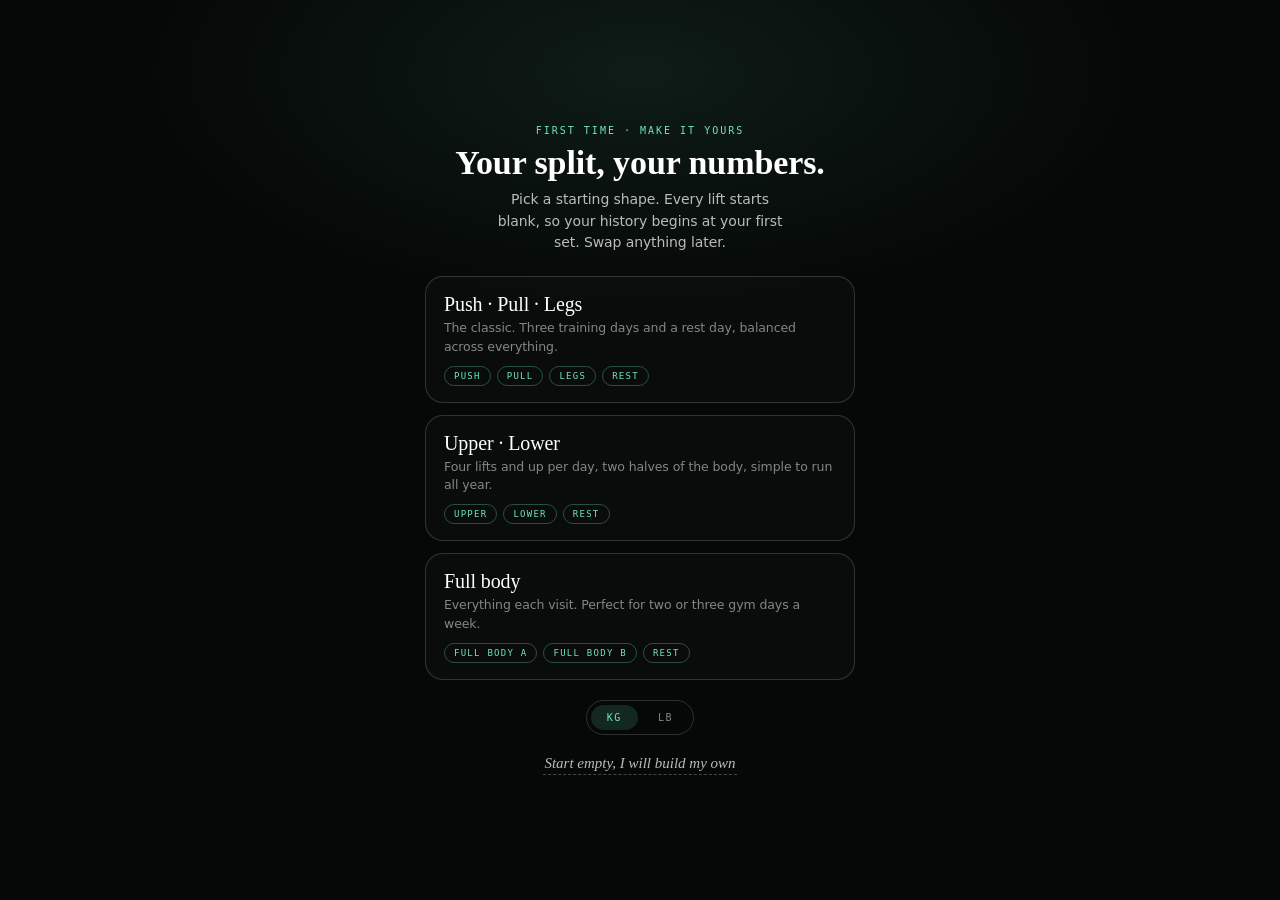
<file: code/the-living-logger.tile.html>
<!DOCTYPE html>
<html lang="en">
<head>
<meta charset="utf-8">
<meta name="viewport" content="width=device-width, initial-scale=1, viewport-fit=cover">
<title>Workout logger</title>
<!--
  THE LIVING LOGGER. One self-contained file that grows one episode at a time.
  Each feature lives inside a marked region a factory script can cut on its own:
    chart    (Episode 1, progressive overload)  <!-- @episode-start:chart -->  ...  <!-- @episode-end:chart -->
    logger   (Episode 2, the workout logger)    <!-- @episode-start:logger -->  ...  <!-- @episode-end:logger -->
    library  (Episode 3, the exercise library)  <!-- @episode-start:library -->  ...  <!-- @episode-end:library -->
  No build step, no server, no external CDN. State lives in VStore.
  Pure black, mint accent, Inter. Open it in a browser and it just works.
-->
<style>
  :root{
    --bg:#000; --fg:#fff;
    --mint:#6EE7B7; --mint-cool:#A7F3D0; --mint-hover:#5dd6a6; --amber:#F59E0B; --rose:#e0767b; --gold:#f1cf7a;
    --muted:rgba(255,255,255,.5); --muted-strong:rgba(255,255,255,.72);
    --rule:rgba(255,255,255,.08); --rule-strong:rgba(255,255,255,.16);
    --card:rgba(255,255,255,.022);
    --serif:'Instrument Serif','Newsreader',Georgia,serif;
    --sans:'Inter',system-ui,-apple-system,BlinkMacSystemFont,'Segoe UI',Roboto,sans-serif;
    --mono:'JetBrains Mono',ui-monospace,'SF Mono',Menlo,Consolas,monospace;
    --ease:cubic-bezier(.16,1,.3,1); --spring:cubic-bezier(.34,1.56,.64,1);
  }
  *{margin:0;padding:0;box-sizing:border-box;-webkit-tap-highlight-color:transparent}
  ::selection{background:rgba(110,231,183,.25);color:#fff}
  html,body{background:var(--bg);min-height:100%}
  body{font-family:var(--sans);color:var(--fg);-webkit-font-smoothing:antialiased;letter-spacing:-.006em;
    padding:34px 18px 90px;display:block;overflow-x:hidden}
  body.rc-open{padding-bottom:120px}   /* ep4: room so the rest coach never covers the last set */

  /* background: light at the top, gradient down to pure black, snowy particles */
  .atmos{position:fixed;inset:0;z-index:0;pointer-events:none;
    background:
      radial-gradient(ellipse 70% 40% at 50% -4%, rgba(110,231,183,.16), transparent 60%),
      linear-gradient(180deg, #07140e 0%, #050b08 32%, #020403 64%, #000 100%);}
  #snow{position:fixed;inset:0;z-index:0;pointer-events:none;opacity:.9}

  .wrap{position:relative;z-index:1;width:100%;max-width:620px;margin:0 auto}
  .num,.pillValue,.pillInput{font-variant-numeric:tabular-nums}

  /* progress rail */
  .top{display:flex;align-items:center;gap:14px;margin-bottom:30px}
  .track{flex:1;height:2px;background:rgba(255,255,255,.1);border-radius:2px;overflow:hidden}
  .fill{height:100%;width:0;background:var(--mint);border-radius:2px;transition:width .5s var(--ease)}
  .count{font-family:var(--serif);font-style:italic;font-size:18px;color:var(--muted);white-space:nowrap}
  .count b{color:var(--mint-cool);font-style:normal;font-weight:500;font-variant-numeric:tabular-nums}
  .unit-toggle{display:inline-flex;flex:none;background:var(--card);border:1px solid var(--rule-strong);border-radius:999px;padding:2px}
  .unit-opt{background:none;border:none;color:var(--muted);font-family:var(--mono);font-size:10px;letter-spacing:.08em;text-transform:uppercase;padding:5px 12px;border-radius:999px;cursor:pointer;transition:color .2s,background .2s}
  .unit-opt.on{background:var(--mint);color:#04140d}
  .unit-opt:not(.on):hover{color:var(--muted-strong)}

  /* lift card */
  .lift{margin-bottom:30px;opacity:0;transform:translateY(10px);animation:rise .6s var(--ease) forwards;animation-delay:calc(var(--i,0)*60ms)}
  @keyframes rise{to{opacity:1;transform:none}}
  .lift-head{display:flex;align-items:center;gap:10px;border-bottom:1px solid var(--rule);padding-bottom:11px}
  .glyph{flex:none;width:20px;height:20px;color:var(--mint);opacity:.8;display:grid;place-items:center}
  .glyph svg{width:20px;height:20px;fill:none;stroke:currentColor;stroke-width:1.5;stroke-linecap:round;stroke-linejoin:round}
  .lift-name{font-family:var(--serif);font-size:28px;line-height:1;letter-spacing:-.01em;min-width:0;
    overflow:hidden;text-overflow:ellipsis;white-space:nowrap}
  .info{flex:none;width:18px;height:18px;border:1px solid rgba(110,231,183,.4);color:var(--mint);border-radius:50%;
    font-family:var(--serif);font-style:italic;font-size:11px;display:grid;place-items:center;cursor:pointer;opacity:.8;transition:opacity .2s,background .2s}
  .info:hover{opacity:1;background:rgba(110,231,183,.08)}
  .lift-head .sp{flex:1}
  .lift-x{flex:none;background:none;border:none;color:var(--muted);cursor:pointer;padding:5px;border-radius:8px;opacity:.5;transition:color .2s,opacity .2s,background .2s}
  .lift-x:hover{color:var(--rose);opacity:1;background:rgba(224,118,123,.08)}
  .lift-x svg{width:17px;height:17px;display:block;fill:none;stroke:currentColor;stroke-width:1.6;stroke-linecap:round}

  .lift-meta{display:flex;align-items:center;gap:9px;font-family:var(--mono);font-size:10.5px;letter-spacing:.12em;text-transform:uppercase;color:var(--muted);margin:14px 0 14px}
  .tierchip{border:1px solid var(--rule-strong);border-radius:6px;padding:4px 8px;letter-spacing:.14em;color:var(--muted-strong)}

  /* per-lift action chips */
  .chips{display:flex;align-items:center;gap:9px;margin-bottom:16px}
  .chip{display:inline-flex;align-items:center;gap:7px;border:1px solid rgba(110,231,183,.26);border-radius:999px;
    background:rgba(110,231,183,.03);color:var(--mint);font-family:var(--serif);font-style:italic;font-size:15px;
    padding:8px 15px;cursor:pointer;box-shadow:0 0 14px rgba(110,231,183,.06);transition:border-color .2s,background .2s,transform .15s var(--spring)}
  .chip:hover{border-color:rgba(110,231,183,.5);background:rgba(110,231,183,.07)} .chip:active{transform:scale(.95)}
  .chip svg{width:15px;height:15px;fill:none;stroke:currentColor;stroke-width:1.7;stroke-linecap:round;stroke-linejoin:round}
  /* progressive-overload star pill (dots + star at the end of the chips row) */
  .starPill{position:relative;display:inline-flex;align-items:center;justify-content:center;padding:6px 8px;margin-left:2px;
    border:none;background:transparent;color:var(--mint);cursor:pointer;overflow:visible;transition:transform .2s var(--ease),color .2s var(--ease)}
  .starDots{display:inline-flex;align-items:center;gap:3px;margin-right:5px}
  .starDot{width:3px;height:3px;border-radius:50%;background:var(--mint);opacity:.45;transition:opacity .2s var(--ease),background .2s var(--ease)}
  .starPillArmed .starDot{background:var(--gold);opacity:.7}
  .starGlyph{font-family:var(--serif);font-size:1.5rem;line-height:1;color:inherit;filter:drop-shadow(0 0 6px rgba(110,231,183,.45));transition:transform .2s var(--ease)}
  .starPill:hover .starGlyph{transform:scale(1.1)}
  .starPill:focus-visible{outline:2px solid var(--mint);outline-offset:3px;border-radius:8px}
  .starPillArmed{color:var(--gold)}
  .starPillArmed .starGlyph{filter:drop-shadow(0 0 8px rgba(241,207,122,.55));animation:armedBreathe 2.8s ease-in-out infinite}
  @keyframes armedBreathe{0%,100%{transform:scale(1);opacity:.95}50%{transform:scale(1.09);opacity:1}}
  .starPillInert{opacity:.3;cursor:default;color:var(--muted)}
  .starPillInert .starGlyph{filter:none;animation:none}
  .starPillInert:hover .starGlyph{transform:none}
  .starPillDone{opacity:.4;cursor:default;color:var(--mint)}
  .starPillDone .starGlyph{filter:none;animation:none}
  .starPillDone .starDot{background:var(--mint);opacity:.35}
  .starPillDone:hover .starGlyph{transform:none}
  .starAmt{align-self:center;font-family:var(--serif);font-style:italic;font-size:.95rem;color:var(--gold);margin-left:1px;text-shadow:0 0 9px rgba(241,207,122,.3)}

  /* small steady gold star beside the lift name once it is a conquered overload */
  .conqueredStar{flex:none;width:16px;height:16px;align-self:center;color:var(--gold);filter:drop-shadow(0 0 5px rgba(241,207,122,.4))}
  .conqueredStar svg{width:16px;height:16px;display:block;fill:currentColor}

  /* celebration: the one-time gold flush + star burst when a lift becomes a
     conquered overload (all sets logged + one beats the previous best). On-card. */
  .lift{position:relative}
  .lift.conquered .starGlyph{color:var(--gold)}
  .lift.celebrate .pillValue{animation:goldNum 1.6s var(--ease)}
  @keyframes goldNum{0%,100%{color:inherit;text-shadow:none}26%{color:var(--gold);text-shadow:0 0 14px rgba(241,207,122,.55)}}
  .lift.celebrate .lift-name{animation:goldName 1.5s var(--ease)}
  @keyframes goldName{0%,100%{color:var(--fg)}26%{color:var(--gold);text-shadow:0 0 18px rgba(241,207,122,.45)}}
  .lift.celebrate .starPill{animation:starBig 1.15s var(--spring);color:var(--gold);opacity:1}
  .lift.celebrate .starGlyph{filter:drop-shadow(0 0 10px rgba(241,207,122,.6))}
  @keyframes starBig{0%{transform:scale(1)}30%{transform:scale(1.55)}100%{transform:scale(1)}}
  .lift.celebrate .starPill::after{content:'';position:absolute;inset:0;border-radius:50%;pointer-events:none;box-shadow:0 0 0 0 rgba(241,207,122,.6);animation:starRing 1.15s var(--ease) forwards}
  @keyframes starRing{0%{box-shadow:0 0 0 0 rgba(241,207,122,.6)}100%{box-shadow:0 0 0 30px rgba(241,207,122,0)}}

  .rows{display:flex;flex-direction:column;gap:9px}

  /* the set pill (real Vitality row) */
  .pill{display:flex;align-items:center;gap:12px;padding:14px 16px;border-radius:16px;border:1px solid var(--rule);
    background:var(--card);position:relative;overflow:hidden;min-width:0;
    transition:background .4s var(--ease),border-color .4s var(--ease),color .4s var(--ease)}
  .pillIdx{font-family:var(--serif);font-style:italic;font-size:16px;color:var(--muted);width:20px;flex:none}
  .pillValue{font-size:19px;font-weight:500;letter-spacing:-.01em;display:inline-flex;align-items:baseline;white-space:nowrap}
  .pillInput{background:transparent;border:none;outline:none;color:inherit;font:inherit;font-weight:600;
    text-align:center;field-sizing:content;width:auto;min-width:1.4ch;padding:0 1px;border-bottom:1px solid transparent;
    transition:border-color .25s var(--ease),color .25s var(--ease)}
  .pill:hover .pillInput{border-bottom-color:rgba(110,231,183,.22)}
  .pillInput:focus{color:var(--mint);border-bottom-color:var(--mint)}
  .pillUnit{color:var(--muted);font-family:var(--serif);font-style:italic;font-size:.7em;margin-left:3px;letter-spacing:.02em}
  .pillTimes{color:var(--muted);margin:0 7px;font-weight:400}
  .pillSpacer{flex:1}
  .pillGroup{display:inline-flex;align-items:center;gap:9px}
  .pillHit{background:none;border:none;font-family:var(--serif);font-style:italic;font-size:14px;color:var(--mint);cursor:pointer;white-space:nowrap;padding:2px;transition:color .2s}
  .pillMiss{background:none;border:none;font-family:var(--serif);font-style:italic;font-size:14px;color:var(--muted);cursor:pointer;padding:2px;transition:color .2s}
  .pillMiss:hover{color:var(--rose)}
  .pillStatus{font-family:var(--serif);font-style:italic;font-size:14px;white-space:nowrap}
  .pillReset{background:none;border:none;color:currentColor;cursor:pointer;opacity:.6;padding:5px;border-radius:50%;display:inline-flex;transition:opacity .2s,background .2s}
  .pillReset:hover{opacity:1;background:rgba(0,0,0,.12)} .pillReset svg{width:13px;height:13px;display:block}
  .pillPr{font-family:var(--serif);font-style:italic;color:#a87f12}

  .pill.clean,.pill.over{background:var(--mint);border-color:var(--mint);color:#000}
  .pill.clean .pillIdx,.pill.over .pillIdx,.pill.clean .pillTimes,.pill.over .pillTimes{color:rgba(0,0,0,.55)}
  .pill.clean .pillInput,.pill.over .pillInput{color:#000}
  .pill.clean .pillUnit,.pill.over .pillUnit{color:rgba(0,0,0,.55)}
  .pill.clean .pillHit,.pill.over .pillHit,.pill.clean .pillStatus,.pill.over .pillStatus{color:#000}
  .pill.partial{background:rgba(245,158,11,.14);border-color:var(--amber);color:var(--fg)}
  .pill.partial .pillIdx,.pill.partial .pillStatus,.pill.partial .pillUnit{color:var(--amber)}
  .pill.failed{background:rgba(224,118,123,.12);border-color:var(--rose);color:var(--fg)}
  .pill.failed .pillIdx,.pill.failed .pillStatus{color:var(--rose)}
  .pill.failed .pillValue{text-decoration:line-through;color:var(--muted-strong)}

  /* add a lift */
  .add{display:flex;flex-direction:column;align-items:center;gap:9px;margin:34px 0 8px}
  .add-btn{width:44px;height:44px;border-radius:50%;border:1px solid var(--rule-strong);background:none;color:var(--mint);
    font-size:22px;line-height:1;cursor:pointer;display:grid;place-items:center;transition:border-color .2s,transform .2s var(--spring)}
  .add-btn:hover{border-color:var(--mint)} .add-btn:active{transform:scale(.92)}
  .add-cap{font-family:var(--serif);font-style:italic;font-size:15px;color:var(--muted)}
  .add-form{display:none;gap:9px;width:100%;max-width:360px}
  .add-form.on{display:flex}
  .add-input{flex:1;background:var(--card);border:1px solid var(--rule-strong);border-radius:12px;color:var(--fg);
    font-family:var(--sans);font-size:15px;padding:12px 14px;outline:none;transition:border-color .2s}
  .add-input:focus{border-color:var(--mint)}
  .add-go{background:var(--mint);color:#000;border:none;border-radius:12px;font-family:var(--sans);font-weight:600;font-size:14px;padding:0 18px;cursor:pointer}

  /* hidden / removed lifts (never lose your data) */
  .hidden-bar{margin-top:30px;border-top:1px solid var(--rule);padding-top:18px}
  .hidden-bar h4{font-family:var(--mono);font-size:10px;letter-spacing:.16em;text-transform:uppercase;color:var(--muted);margin-bottom:12px}
  .hidden-row{display:flex;align-items:center;gap:10px;padding:10px 0;color:var(--muted-strong)}
  .hidden-row .hn{flex:1;font-family:var(--serif);font-style:italic;font-size:17px}
  .hidden-row .keep{font-family:var(--mono);font-size:9px;letter-spacing:.1em;text-transform:uppercase;color:var(--muted);border:1px solid var(--rule);border-radius:999px;padding:3px 8px}
  .restore{background:none;border:1px solid var(--rule-strong);color:var(--mint);font-family:var(--serif);font-style:italic;font-size:13px;padding:5px 13px;border-radius:999px;cursor:pointer;transition:border-color .2s}
  .restore:hover{border-color:var(--mint)}

  .footnote{text-align:center;color:var(--muted);font-size:11.5px;margin-top:26px;opacity:.8}

  /* modal (info card) */
  .modal{position:fixed;inset:0;z-index:40;display:flex;align-items:center;justify-content:center;padding:22px;
    background:rgba(0,0,0,.66);opacity:0;pointer-events:none;transition:opacity .25s var(--ease);-webkit-backdrop-filter:blur(3px);backdrop-filter:blur(3px)}
  .modal.on{opacity:1;pointer-events:auto}
  .sheet{width:100%;max-width:440px;background:#0a0f0c;border:1px solid var(--rule-strong);border-radius:20px;padding:22px;
    transform:scale(.94) translateY(10px);transition:transform .3s var(--spring)}
  .modal.on .sheet{transform:none}
  .sheet-eyebrow{font-family:var(--mono);font-size:10px;letter-spacing:.18em;text-transform:uppercase;color:var(--mint);margin-bottom:8px}
  .sheet-title{font-family:var(--serif);font-size:26px;line-height:1.05;margin-bottom:4px}
  .sheet-sub{color:var(--muted-strong);font-size:14px;line-height:1.5;margin-bottom:16px}
  .sheet-close{position:absolute;z-index:10;top:14px;right:14px;width:32px;height:32px;display:grid;place-items:center;background:rgba(255,255,255,.05);border:1px solid var(--rule-strong);border-radius:50%;color:var(--muted-strong);cursor:pointer;font-size:15px;line-height:1;transition:border-color .2s,color .2s}
  .sheet-close:hover{border-color:var(--mint);color:var(--fg)}
  .sheet-stats{display:flex;gap:18px;margin-top:8px}

  /* ── first-run setup: your split, your numbers, from set one ── */
  .su-veil{position:fixed;inset:0;z-index:200;background:
    radial-gradient(ellipse 60% 40% at 50% 8%, rgba(110,231,183,.09), transparent 65%), #050807;
    display:flex;align-items:center;justify-content:center;padding:26px 18px;overflow-y:auto;
    opacity:0;animation:suFade .5s var(--ease) forwards}
  .su-veil.off{opacity:1;animation:suOut .45s var(--ease) forwards;pointer-events:none}
  @keyframes suFade{to{opacity:1}} @keyframes suOut{to{opacity:0}}
  .su-wrap{width:100%;max-width:430px;text-align:center}
  .su-eyebrow{font-family:var(--mono);font-size:10px;letter-spacing:.2em;text-transform:uppercase;color:var(--mint);
    opacity:0;animation:suPop .6s cubic-bezier(.34,1.56,.64,1) .1s forwards}
  .su-title{font-family:var(--serif);font-size:34px;line-height:1.02;margin:10px 0 8px;
    opacity:0;animation:suPop .6s cubic-bezier(.34,1.56,.64,1) .18s forwards}
  .su-sub{color:var(--muted-strong);font-size:14px;line-height:1.55;max-width:34ch;margin:0 auto 22px;
    opacity:0;animation:suPop .6s cubic-bezier(.34,1.56,.64,1) .26s forwards}
  .su-grid{display:grid;gap:12px;text-align:left}
  .su-card{background:rgba(255,255,255,.02);border:1px solid var(--rule-strong);border-radius:18px;padding:16px 18px;
    cursor:pointer;transition:border-color .25s,box-shadow .25s,transform .2s;
    opacity:0;transform:translateY(14px);animation:suPop .6s cubic-bezier(.34,1.56,.64,1) forwards}
  .su-card:nth-child(1){animation-delay:.36s}.su-card:nth-child(2){animation-delay:.46s}.su-card:nth-child(3){animation-delay:.56s}
  .su-card:hover{border-color:rgba(110,231,183,.5);box-shadow:0 0 40px rgba(110,231,183,.08)}
  .su-card:active{transform:scale(.985)}
  .su-name{font-family:var(--serif);font-size:20px;margin-bottom:3px}
  .su-line{color:var(--muted);font-size:12.5px;line-height:1.5;margin-bottom:9px}
  .su-days{display:flex;flex-wrap:wrap;gap:6px}
  .su-day{font-family:var(--mono);font-size:9px;letter-spacing:.14em;text-transform:uppercase;color:var(--mint);
    border:1px solid rgba(110,231,183,.3);border-radius:999px;padding:4px 9px}
  .su-ghost{display:block;margin:18px auto 0;background:none;border:none;cursor:pointer;
    font-family:var(--serif);font-style:italic;font-size:15px;color:var(--muted-strong);
    border-bottom:1px dashed rgba(255,255,255,.25);padding:2px 1px;transition:color .2s,border-color .2s;
    opacity:0;animation:suPop .6s cubic-bezier(.34,1.56,.64,1) .66s forwards}
  .su-ghost:hover{color:var(--mint);border-color:rgba(110,231,183,.5)}
  .su-units{display:inline-flex;gap:4px;margin-top:20px;border:1px solid var(--rule-strong);border-radius:999px;padding:4px;
    opacity:0;animation:suPop .6s cubic-bezier(.34,1.56,.64,1) .74s forwards}
  .su-unit{appearance:none;border:0;background:none;color:var(--muted);font-family:var(--mono);font-size:10px;
    letter-spacing:.16em;text-transform:uppercase;padding:7px 16px;border-radius:999px;cursor:pointer;transition:all .2s}
  .su-unit.on{background:rgba(110,231,183,.14);color:var(--mint)}
  @keyframes suPop{from{opacity:0;transform:translateY(14px) scale(.97)}to{opacity:1;transform:none}}
  /* library rows drift in as a cozy stagger when the library opens */
  .lib-row{animation:cozyItem .38s var(--spring) backwards;animation-delay:calc(var(--i,0)*28ms)}
  /* new-day quick names */
  .day-quick{display:flex;flex-wrap:wrap;gap:8px;margin:4px 0 14px}
  .day-chip{background:rgba(255,255,255,.03);border:1px solid var(--rule-strong);border-radius:999px;color:var(--muted-strong);
    font-family:var(--mono);font-size:10px;letter-spacing:.12em;text-transform:uppercase;padding:8px 13px;cursor:pointer;
    transition:border-color .18s var(--ease),color .18s var(--ease)}
  .day-chip:hover{border-color:var(--mint);color:var(--mint)}
  .sheet-stat .k{font-family:var(--mono);font-size:9px;letter-spacing:.13em;text-transform:uppercase;color:var(--muted)}
  .sheet-stat .v{font-size:20px;font-weight:600;margin-top:5px} .sheet-stat .v.gold{color:var(--gold)} .sheet-stat .v.up{color:var(--mint-cool)}

  /* shared card bits (ported from the real logger cards) */
  .card-sub{font-family:var(--serif);font-style:italic;font-size:14.5px;line-height:1.5;color:var(--muted-strong);margin:4px 0 4px}
  .card-foot{display:flex;justify-content:flex-end;gap:10px;margin-top:20px}
  .btn-ghost{background:none;border:1px solid var(--rule-strong);color:var(--muted-strong);font-family:var(--sans);font-weight:600;
    font-size:14px;padding:11px 20px;border-radius:999px;cursor:pointer;transition:border-color .2s,color .2s}
  .btn-ghost:hover{border-color:var(--mint);color:var(--fg)}
  .btn-mint{background:var(--mint);border:1px solid var(--mint);color:#04140d;font-family:var(--sans);font-weight:700;
    font-size:14px;padding:11px 22px;border-radius:999px;cursor:pointer;transition:background .2s,transform .15s var(--spring)}
  .btn-mint:hover{background:#5dd6a6} .btn-mint:active{transform:scale(.97)}

  /* TUNE: icon + label rows, steppers, weight tap-to-type */
  .tune{display:flex;flex-direction:column;margin:8px 0 2px}
  .tune-row{display:flex;align-items:center;justify-content:space-between;gap:12px;padding:15px 2px;border-top:1px solid var(--rule)}
  .tune-row:first-child{border-top:none}
  .tune-left{display:flex;align-items:center;gap:12px;min-width:0}
  .tune-ico{flex:none;width:17px;height:17px;color:var(--muted)}
  .tune-ico svg{width:17px;height:17px;fill:none;stroke:currentColor;stroke-width:1.6;stroke-linecap:round;stroke-linejoin:round}
  .tune-lab{display:flex;flex-direction:column;gap:3px}
  .tune-k{font-family:var(--mono);font-size:11px;letter-spacing:.16em;text-transform:uppercase;color:var(--muted-strong)}
  .tune-reset{align-self:flex-start;background:none;border:none;font-family:var(--mono);font-size:9.5px;letter-spacing:.06em;
    text-transform:lowercase;color:var(--rose);cursor:pointer;padding:0}
  .tune-ctrl{display:flex;align-items:center;gap:5px}
  .tune-step{width:30px;height:34px;background:none;border:none;color:rgba(255,255,255,.34);font-size:22px;line-height:1;
    cursor:pointer;display:grid;place-items:center;transition:color .2s} .tune-step:hover{color:var(--mint)}
  .tune-val{font-family:var(--serif);font-style:italic;font-size:27px;color:var(--fg);font-variant-numeric:tabular-nums;min-width:1.7ch;text-align:center}
  .tune-num{font-family:var(--serif);font-style:italic;font-size:27px;color:var(--fg);background:none;border:none;outline:none;
    text-align:right;width:auto;field-sizing:content;min-width:1.4ch;border-bottom:1.5px solid transparent;padding:0 1px;transition:border-color .25s,color .25s}
  .tune-num:focus{color:var(--mint);border-bottom-color:var(--mint)}
  .tune-unit{font-family:var(--mono);font-size:10px;letter-spacing:.06em;text-transform:lowercase;color:var(--muted);margin-left:6px}

  /* SWAP helper bits kept for parity with the app */
  .ov-empty{text-align:center;font-family:var(--serif);font-style:italic;font-size:14.5px;color:var(--muted);padding:10px 6px 16px;line-height:1.5}

  /* finish session (closes the loop: today's sets become a saved session) */
  .finish-wrap{display:flex;flex-direction:column;align-items:center;gap:8px;margin:26px 0 4px}
  .finish{display:inline-flex;align-items:center;gap:9px;background:var(--mint);color:#04140d;border:none;border-radius:999px;
    font-family:var(--sans);font-weight:700;font-size:15px;letter-spacing:-.01em;padding:14px 26px;cursor:pointer;
    box-shadow:0 10px 30px -10px rgba(110,231,183,.5);transition:transform .15s var(--spring),box-shadow .2s,opacity .2s}
  .finish:hover{transform:translateY(-2px);box-shadow:0 14px 36px -10px rgba(110,231,183,.6)} .finish:active{transform:scale(.97)}
  .finish svg{width:17px;height:17px;fill:none;stroke:currentColor;stroke-width:2;stroke-linecap:round;stroke-linejoin:round}
  .finish[disabled]{opacity:.4;cursor:default;box-shadow:none;pointer-events:none}
  .finish-cap{font-family:var(--serif);font-style:italic;font-size:13px;color:var(--muted)}
  .finish-cap.saved{color:var(--mint-cool);animation:savedPulse 1.8s var(--ease)}
  @keyframes savedPulse{0%{opacity:.4;transform:translateY(3px)}18%{opacity:1;transform:none}100%{opacity:1}}

  /* OVERLOAD CARD: 1:1 port of the app's OverloadModal (opens on the star) */
  .po-modal{position:fixed;inset:0;z-index:100;display:flex;align-items:center;justify-content:center;padding:18px;
    background:rgba(0,0,0,.6);-webkit-backdrop-filter:blur(7px);backdrop-filter:blur(7px);opacity:0;pointer-events:none;transition:opacity .2s var(--ease)}
  .po-modal.on{opacity:1;pointer-events:auto}
  .po-card{position:relative;overflow:hidden;width:100%;max-width:380px;border:1px solid var(--rule-strong);border-radius:26px;
    background:#0a0f0c;padding:22px 22px 18px;box-shadow:0 24px 80px rgba(0,0,0,.6);
    transform:translateY(10px) scale(.985);opacity:0;transition:transform .32s var(--ease),opacity .32s var(--ease)}
  .po-modal.on .po-card{transform:none;opacity:1}
  .po-card::before{content:'';position:absolute;top:-50px;left:50%;transform:translateX(-50%);width:320px;height:180px;
    pointer-events:none;background:radial-gradient(closest-side,rgba(110,231,183,.13),transparent 72%)}
  .po-head{display:flex;align-items:flex-start;justify-content:space-between;gap:12px;position:relative}
  .po-head-l{display:flex;align-items:center;gap:10px;min-width:0}
  .po-head-ico{display:inline-flex;align-items:center;justify-content:center;width:26px;height:26px;flex-shrink:0;color:rgba(110,231,183,.75)}
  .po-head-ico svg{width:22px;height:22px;fill:none;stroke:currentColor;stroke-width:1.5;stroke-linecap:round;stroke-linejoin:round}
  .po-eyebrow{font-family:var(--serif);font-style:italic;color:var(--muted);font-size:14px}
  .po-title{font-family:var(--serif);font-style:italic;font-size:24px;letter-spacing:-.02em;color:var(--fg);margin:2px 0 0;line-height:1.05;
    overflow:hidden;text-overflow:ellipsis;white-space:nowrap}
  .po-close{flex:none;width:30px;height:30px;border-radius:9px;border:none;background:transparent;color:var(--muted);cursor:pointer;
    display:grid;place-items:center;transition:color .2s var(--ease),background .2s var(--ease)}
  .po-close:hover{color:var(--fg);background:rgba(255,255,255,.06)}
  .po-close svg{width:14px;height:14px;fill:none;stroke:currentColor;stroke-width:1.5;stroke-linecap:round}
  .po-body{text-align:center;padding-top:16px;position:relative}
  .po-body>.po-show,.po-body>.po-hint,.po-body>.po-confirm,.po-body>.po-remove,.po-body>.po-skip,
  .po-body>.po-choices,.po-body>.po-stepGroup,.po-body>.po-done{animation:cozyItem .46s var(--spring) backwards}
  .po-body>.po-show{animation-delay:.11s} .po-body>.po-hint{animation-delay:.18s}
  .po-body>.po-choices{animation-delay:.25s} .po-body>.po-confirm{animation-delay:.25s}
  .po-body>.po-stepGroup{animation-delay:.16s} .po-body>.po-remove{animation-delay:.3s}
  .po-body>.po-skip{animation-delay:.32s} .po-body>.po-done{animation-delay:.11s}
  @keyframes cozyItem{0%{opacity:0;transform:translateY(11px)}100%{opacity:1;transform:none}}
  .po-star{position:relative;width:36px;height:36px;border-radius:50%;display:grid;place-items:center;margin:0 auto 9px;
    color:var(--mint);background:rgba(110,231,183,.12);font-family:var(--serif);font-size:1.25rem;line-height:1;animation:starPop .62s var(--spring)}
  .po-star::before{content:'';position:absolute;inset:-9px;border-radius:50%;z-index:-1;
    background:radial-gradient(closest-side,rgba(110,231,183,.3),transparent 72%);animation:haloBreath 3.2s ease-in-out infinite}
  .po-star.armed{color:var(--gold);background:rgba(241,207,122,.12)}
  .po-star.armed::before{background:radial-gradient(closest-side,rgba(241,207,122,.32),transparent 72%)}
  @keyframes starPop{0%{transform:scale(.3);opacity:0}60%{transform:scale(1.18);opacity:1}100%{transform:scale(1)}}
  @keyframes haloBreath{0%,100%{opacity:.5;transform:scale(1)}50%{opacity:.95;transform:scale(1.18)}}
  .po-show{display:flex;flex-direction:column;gap:7px;margin:0 0 16px;padding:15px 13px;border-radius:16px;border:1px solid var(--rule);
    background:linear-gradient(180deg,rgba(255,255,255,.035),rgba(255,255,255,.01));box-shadow:inset 0 1px 0 rgba(255,255,255,.04)}
  .po-showD{font-size:.58rem;letter-spacing:.16em;text-transform:uppercase;color:var(--muted)}
  .po-showV{display:flex;justify-content:center;align-items:baseline;flex-wrap:wrap;gap:16px}
  .po-stat{font-family:var(--serif);font-style:italic;font-size:.82rem;color:var(--muted-strong)}
  .po-stat b{font-weight:400;font-size:1.5rem;color:var(--fg);margin-right:4px;font-variant-numeric:tabular-nums}
  .po-hint{font-family:var(--serif);font-style:italic;color:var(--muted-strong);font-size:14px;margin:0 0 15px}
  .po-confirm{display:block;width:100%;margin:0 0 2px;padding:14px;border:none;border-radius:14px;background:var(--mint);color:#04140d;
    font-weight:700;font-size:14px;font-family:var(--sans);cursor:pointer;transition:background .2s var(--ease),transform .2s var(--spring),box-shadow .2s var(--ease)}
  .po-confirm:hover{background:var(--mint-hover);transform:translateY(-2px);box-shadow:0 10px 26px rgba(110,231,183,.22)}
  .po-confirm:active{transform:translateY(0) scale(.985)}
  .po-remove{display:block;margin:10px auto 0;background:none;border:none;color:var(--gold);font-family:var(--serif);font-style:italic;font-size:14px;cursor:pointer;opacity:.85}
  .po-remove:hover{opacity:1}
  .po-skip{display:block;margin:12px auto 0;background:none;border:none;color:var(--muted);font-family:var(--serif);font-style:italic;font-size:14px;cursor:pointer}
  .po-skip:hover{color:var(--muted-strong)}
  .po-armedBody{padding-top:8px}
  .po-armedAmt{font-family:var(--serif);font-style:italic;font-size:2.4rem;color:var(--gold);text-shadow:0 0 22px rgba(241,207,122,.3);margin:4px 0 2px}
  .po-armedLbl{font-family:var(--serif);font-style:italic;font-size:14px;color:var(--muted);margin-bottom:18px}
  .po-choices{display:flex;gap:9px;margin-bottom:2px}
  .po-choice{flex:1;cursor:pointer;border:1px solid rgba(110,231,183,.28);border-radius:14px;padding:14px 8px;color:var(--fg);
    font-family:var(--serif);font-style:italic;font-size:16px;background:linear-gradient(180deg,rgba(110,231,183,.08),rgba(110,231,183,.03));
    transition:background .2s var(--ease),border-color .2s var(--ease),transform .2s var(--spring),box-shadow .2s var(--ease)}
  .po-choice:hover{background:linear-gradient(180deg,rgba(110,231,183,.16),rgba(110,231,183,.06));border-color:rgba(110,231,183,.5);transform:translateY(-2px);box-shadow:0 8px 22px rgba(110,231,183,.13)}
  .po-choice:active{transform:translateY(0) scale(.98)}
  .po-stepBody{padding-top:22px}
  .po-stepGroup{display:flex;flex-direction:column;align-items:center;gap:6px;margin-bottom:18px}
  .po-stepLbl{font-size:.58rem;letter-spacing:.16em;text-transform:uppercase;color:var(--muted)}
  .po-step{display:flex;align-items:center;justify-content:center;gap:18px}
  .po-adj{width:46px;height:46px;border-radius:50%;border:1px solid rgba(110,231,183,.34);background:rgba(110,231,183,.06);color:var(--mint);
    font-size:23px;line-height:1;cursor:pointer;display:grid;place-items:center;transition:background .2s var(--ease),color .2s var(--ease),transform .2s var(--spring),box-shadow .2s var(--ease)}
  .po-adj:hover{background:var(--mint);color:#04140d;box-shadow:0 8px 20px -8px rgba(110,231,183,.55)}
  .po-adj:active{transform:scale(.9)}
  .po-val{display:inline-flex;align-items:baseline;gap:5px;font-family:var(--serif);font-style:italic;font-size:2.05rem;color:var(--fg);
    min-width:118px;justify-content:center;padding:8px 18px;border-radius:16px;background:radial-gradient(130% 130% at 50% 0%,rgba(110,231,183,.1),transparent 72%);box-shadow:inset 0 0 0 1px rgba(110,231,183,.1)}
  .po-plus{color:var(--mint);font-size:.8em}
  .po-input{width:3.4ch;min-width:1.6ch;background:transparent;border:none;outline:none;color:var(--fg);font:inherit;text-align:center;
    -moz-appearance:textfield;appearance:textfield;border-bottom:1px solid transparent;padding:0 1px 1px;transition:border-color .2s var(--ease),color .2s var(--ease)}
  .po-input:focus{color:var(--mint);border-bottom-color:rgba(110,231,183,.55)}
  .po-input::-webkit-outer-spin-button,.po-input::-webkit-inner-spin-button{-webkit-appearance:none;margin:0}
  .po-unit{font-family:var(--serif);font-style:italic;font-size:.5em;color:var(--muted);margin-left:4px}
  .po-done{padding:22px 0 12px;text-align:center}
  .po-doneAmt{font-family:var(--serif);font-style:italic;font-size:1.55rem;color:var(--mint);animation:cozyPop .56s var(--spring)}
  .po-doneSub{font-size:12px;color:var(--muted);margin-top:7px;letter-spacing:.04em;animation:cozyItem .46s var(--spring) backwards .16s}
  @keyframes cozyPop{0%{opacity:0;transform:scale(.78)}60%{transform:scale(1.08)}100%{opacity:1;transform:scale(1)}}

  /* FORM reference card: the real Vitality "form" sheet, ported 1:1 */
  .sheet.fr{max-width:460px;max-height:88vh;overflow-y:auto;position:relative}
  .fr-card{display:flex;flex-direction:column;gap:18px}
  .fr-rev{opacity:0;animation:frReveal .5s var(--ease) both}
  @keyframes frReveal{from{opacity:0;transform:translateY(12px);filter:blur(4px)}to{opacity:1;transform:none;filter:blur(0)}}
  .fr-head{display:flex;flex-direction:column;gap:8px;padding-right:34px}
  .fr-eyebrow{font-family:var(--mono);font-size:10px;letter-spacing:.2em;text-transform:uppercase;color:var(--mint);font-weight:600}
  .fr-title{font-family:var(--serif);font-style:italic;font-weight:400;font-size:clamp(2rem,7vw,2.5rem);line-height:1.05;letter-spacing:-.015em}
  .fr-meta{display:flex;align-items:center;gap:6px;flex-wrap:wrap;font-size:12px;letter-spacing:.08em;text-transform:uppercase;color:var(--muted)}
  .fr-muscle{display:inline-flex;align-items:center;gap:6px;color:var(--mint)}
  .fr-sep{opacity:.4}
  .fr-item{color:var(--muted-strong)}
  .fr-tier{font-family:var(--sans);font-size:12px;letter-spacing:.08em;text-transform:uppercase;font-weight:600;padding:2px 9px;border:1px solid rgba(110,231,183,.4);border-radius:999px;background:rgba(110,231,183,.06);color:var(--mint);cursor:pointer;transition:background .18s var(--ease),border-color .18s var(--ease),color .18s var(--ease);animation:frTierGlow 2.8s ease-in-out infinite}
  .fr-tier:hover{background:rgba(110,231,183,.14);border-color:var(--mint);color:var(--mint-hover)}
  @keyframes frTierGlow{0%,100%{box-shadow:0 0 0 0 rgba(110,231,183,0)}50%{box-shadow:0 0 0 4px rgba(110,231,183,.10)}}
  .fr-gist{font-size:1.125rem;line-height:1.4;color:var(--fg);font-weight:600;letter-spacing:-.01em;max-width:56ch}
  .fr-images{display:grid;grid-template-columns:1fr 1fr;gap:12px;max-width:360px}
  .fr-frame{margin:0;background:var(--card);border:1px solid var(--rule);border-radius:8px;overflow:hidden;position:relative;aspect-ratio:1/1;transition:border-color .18s var(--ease),box-shadow .18s var(--ease)}
  .fr-frame:hover{border-color:rgba(110,231,183,.4);box-shadow:0 0 24px -4px rgba(110,231,183,.4)}
  .fr-img{width:100%;height:100%;object-fit:cover;object-position:50% 22%;display:block}
  .fr-steps{list-style:none;margin:0;padding:0;display:flex;flex-direction:column;gap:16px;max-width:60ch}
  .fr-step{display:grid;grid-template-columns:20px 1fr;align-items:center;gap:16px}
  .fr-num{font-family:var(--serif);font-style:italic;font-size:18px;line-height:1;color:var(--mint);text-align:center}
  .fr-text{font-size:1.05rem;line-height:1.3;color:var(--fg);font-weight:500}
  .fr-cues{display:flex;flex-wrap:wrap;gap:8px}
  .fr-cue{font-size:14px;line-height:1.3;padding:6px 12px;border-radius:999px;border:1px solid rgba(110,231,183,.22);background:rgba(110,231,183,.05);color:var(--muted-strong)}
  .fr-tierOverlay{position:fixed;inset:0;z-index:60;display:flex;align-items:center;justify-content:center;padding:20px;background:rgba(0,0,0,.66);-webkit-backdrop-filter:blur(6px);backdrop-filter:blur(6px);animation:frFade .16s var(--ease)}
  .fr-tierOverlay[hidden]{display:none}
  @keyframes frFade{from{opacity:0}to{opacity:1}}
  .fr-tierCard{position:relative;width:100%;max-width:320px;background:#0a0f0c;border:1px solid var(--rule-strong);border-radius:16px;padding:20px;display:flex;flex-direction:column;gap:8px;animation:cozyItem .34s var(--spring)}
  .fr-tierBanner{display:inline-flex;align-items:center;gap:8px;margin-bottom:2px}
  .fr-tierDigit{display:inline-flex;align-items:center;justify-content:center;width:28px;height:28px;border-radius:50%;border:1px solid rgba(110,231,183,.4);background:rgba(110,231,183,.08);color:var(--mint);font-size:13px;font-weight:700}
  .fr-tierBadge{font-size:10px;letter-spacing:.18em;text-transform:uppercase;color:var(--mint);font-weight:600}
  .fr-tierTitle{font-family:var(--serif);font-style:italic;font-weight:400;font-size:1.6rem;line-height:1.1}
  .fr-tierBody{font-size:14px;line-height:1.6;color:var(--muted-strong)}
  .fr-tierClose{position:absolute;top:12px;right:12px;width:26px;height:26px;display:grid;place-items:center;background:transparent;border:none;color:var(--muted-strong);font-size:20px;line-height:1;cursor:pointer;transition:color .18s var(--ease)}
  .fr-tierClose:hover{color:var(--fg)}
  @media(prefers-reduced-motion:reduce){.fr-rev,.fr-tier,.fr-tierOverlay,.fr-tierCard{animation:none;opacity:1}}

  /* LIBRARY: the full exercise library page (opens from "add a lift") */
  .lib-open{display:inline-flex;align-items:center;gap:10px;border:1px solid rgba(110,231,183,.35);background:rgba(110,231,183,.04);
    color:var(--mint);font-family:var(--serif);font-style:italic;font-size:18px;padding:13px 22px;border-radius:999px;cursor:pointer;
    box-shadow:0 0 22px rgba(110,231,183,.08);transition:border-color .2s,background .2s,transform .15s var(--spring)}
  .lib-open:hover{border-color:var(--mint);background:rgba(110,231,183,.09);transform:translateY(-1px)} .lib-open:active{transform:scale(.97)}
  .lib-open svg{width:18px;height:18px;fill:none;stroke:currentColor;stroke-width:1.6;stroke-linecap:round;stroke-linejoin:round}
  .lib-open-n{font-family:var(--mono);font-style:normal;font-size:10px;letter-spacing:.08em;color:var(--mint-cool);border:1px solid rgba(110,231,183,.3);border-radius:999px;padding:2px 8px}

  .lib-overlay{position:fixed;inset:0;z-index:39;display:none;overflow-y:auto;padding:30px 18px 96px;
    background:linear-gradient(180deg, rgba(4,11,8,.52) 0%, rgba(2,6,4,.82) 46%, rgba(0,0,0,.96) 100%)}
  .lib-overlay.on{display:block;animation:ovin .3s var(--ease)}
  @keyframes ovin{from{opacity:0}to{opacity:1}}
  body.lib-browsing .wrap{display:none}
  .lib-mtn{position:fixed;left:0;right:0;bottom:0;width:100%;height:23vh;max-height:210px;pointer-events:none;z-index:0;display:block}
  .lib-wrap{position:relative;z-index:1;width:100%;max-width:600px;margin:0 auto}
  .lib-top{display:flex;align-items:center;gap:12px;margin-bottom:16px}
  .lib-back{display:inline-flex;align-items:center;gap:7px;background:none;border:1px solid var(--rule-strong);color:var(--mint);
    font-family:var(--serif);font-style:italic;font-size:15px;padding:8px 15px;border-radius:999px;cursor:pointer;transition:border-color .2s}
  .lib-back:hover{border-color:var(--mint)}
  .lib-back svg{width:15px;height:15px;fill:none;stroke:currentColor;stroke-width:1.7;stroke-linecap:round;stroke-linejoin:round}
  .lib-sp{flex:1}
  .lib-count{font-family:var(--serif);font-style:italic;font-size:15px;color:var(--muted);white-space:nowrap}
  .lib-count b{color:var(--mint-cool);font-style:normal;font-weight:500;font-variant-numeric:tabular-nums}
  .lib-title{font-family:var(--serif);font-size:34px;line-height:1;letter-spacing:-.01em;margin-bottom:16px}
  .lib-search{display:flex;align-items:center;gap:11px;background:rgba(255,255,255,.022);border:1px solid var(--rule-strong);border-radius:14px;padding:0 16px;margin-bottom:26px;transition:border-color .2s}
  .lib-search:focus-within{border-color:var(--mint)}
  .lib-search svg{flex:none;width:16px;height:16px;fill:none;stroke:var(--muted);stroke-width:1.6;stroke-linecap:round;stroke-linejoin:round}
  .lib-search input{flex:1;background:none;border:none;outline:none;color:var(--fg);font-family:var(--sans);font-size:15px;padding:14px 0}
  .lib-search input::placeholder{color:var(--muted)}
  .lib-sec{margin-bottom:30px}
  .lib-sec-h{display:flex;align-items:center;gap:9px;font-family:var(--mono);font-size:10.5px;letter-spacing:.18em;text-transform:uppercase;color:var(--muted);margin-bottom:8px;padding:0 4px}
  .lib-sec-h b{color:var(--muted-strong);font-weight:500}
  .lib-sec-n{margin-left:auto;font-family:var(--mono);font-size:10px;color:var(--mint);border:1px solid rgba(110,231,183,.28);border-radius:999px;padding:2px 9px;opacity:.9;font-variant-numeric:tabular-nums}
  .lib-row{display:flex;align-items:center;gap:14px;padding:15px 4px;border-bottom:1px solid rgba(255,255,255,.05);min-width:0}
  .lib-row:last-child{border-bottom:none}
  .lib-check{flex:none;width:22px;height:22px;border-radius:7px;border:1.5px solid var(--rule-strong);background:none;cursor:pointer;display:grid;place-items:center;padding:0;transition:border-color .18s,background .18s,transform .12s var(--spring)}
  .lib-check:hover{border-color:var(--mint)} .lib-check:active{transform:scale(.9)}
  .lib-check svg{width:12px;height:12px;fill:none;stroke:#04140d;stroke-width:2.6;stroke-linecap:round;stroke-linejoin:round;opacity:0;transition:opacity .15s}
  .lib-check.on{background:var(--mint);border-color:var(--mint)} .lib-check.on svg{opacity:1}
  .lib-gly{flex:none;width:18px;height:18px;color:var(--mint);opacity:.72;display:grid;place-items:center}
  .lib-gly svg{width:18px;height:18px;fill:none;stroke:currentColor;stroke-width:1.5;stroke-linecap:round;stroke-linejoin:round}
  .lib-main{flex:1;min-width:0;display:flex;align-items:center;gap:10px}
  .lib-nm{font-family:var(--sans);font-size:16px;font-weight:500;letter-spacing:-.01em;color:var(--fg);min-width:0;overflow:hidden;text-overflow:ellipsis;white-space:nowrap}
  .lib-rec{flex:none;font-family:var(--mono);font-size:8px;letter-spacing:.12em;text-transform:uppercase;color:var(--mint);border:1px solid rgba(110,231,183,.3);border-radius:999px;padding:3px 7px;opacity:.85}
  .lib-i{flex:none;width:22px;height:22px;border:1px solid rgba(110,231,183,.45);background:none;color:var(--mint);border-radius:50%;font-family:var(--serif);font-style:italic;font-size:12.5px;display:grid;place-items:center;cursor:pointer;opacity:.92;transition:opacity .2s,background .2s,border-color .2s}
  .lib-i:hover{opacity:1;background:rgba(110,231,183,.1);border-color:var(--mint)}
  .lib-empty{text-align:center;font-family:var(--serif);font-style:italic;font-size:15px;color:var(--muted);padding:44px 0}
  .lib-sub{font-family:var(--serif);font-style:italic;font-size:16px;color:var(--muted-strong);margin:-8px 0 20px;line-height:1.4}
  .lib-row.pick{cursor:pointer;border-radius:10px}
  .lib-row.pick:hover{background:rgba(110,231,183,.04)}
  .lib-pick{flex:none;width:22px;height:22px;display:grid;place-items:center;color:var(--mint);opacity:.75}
  .lib-pick svg{width:16px;height:16px;fill:none;stroke:currentColor;stroke-width:1.7;stroke-linecap:round;stroke-linejoin:round}
  .lib-create{display:flex;align-items:center;gap:10px;width:100%;text-align:left;background:rgba(110,231,183,.05);border:1px dashed rgba(110,231,183,.4);color:var(--mint);
    font-family:var(--serif);font-style:italic;font-size:16px;padding:14px 16px;border-radius:12px;cursor:pointer;margin-bottom:20px;transition:background .2s,border-color .2s}
  .lib-create:hover{background:rgba(110,231,183,.1);border-color:var(--mint)}
  .lib-create svg{flex:none;width:15px;height:15px;fill:none;stroke:currentColor;stroke-width:2;stroke-linecap:round;stroke-linejoin:round}

  /* bottom actions: add a lift (opens the library) + reorder */
  .actions{display:flex;justify-content:center;gap:10px;flex-wrap:wrap;margin:32px 0 6px}
  .act-btn{display:inline-flex;align-items:center;gap:8px;border:1px solid var(--rule-strong);background:none;color:var(--mint);
    font-family:var(--serif);font-style:italic;font-size:16px;padding:11px 20px;border-radius:999px;cursor:pointer;transition:border-color .2s,background .2s,transform .12s var(--spring)}
  .act-btn:hover{border-color:var(--mint);background:rgba(110,231,183,.05)} .act-btn:active{transform:scale(.96)}
  .act-btn svg{width:16px;height:16px;fill:none;stroke:currentColor;stroke-width:1.7;stroke-linecap:round;stroke-linejoin:round}
  .act-btn.on{background:var(--mint);border-color:var(--mint);color:#04140d}

  /* reorder: a simple arrow modal, matched to the app (no drag, cannot jam) */
  .sheet.ro{max-width:460px}
  .ro-head{display:flex;align-items:flex-start;justify-content:space-between;gap:12px}
  .ro-eyebrow{font-family:var(--serif);font-style:italic;font-size:14px;color:var(--muted)}
  .ro-title{font-family:var(--serif);font-size:26px;line-height:1.1;margin-top:2px}
  .ro-done{flex:none;background:var(--mint);color:#04140d;border:none;border-radius:999px;font-family:var(--sans);font-weight:700;font-size:14px;padding:9px 22px;cursor:pointer;transition:transform .15s var(--spring),background .2s}
  .ro-done:hover{background:var(--mint-hover)} .ro-done:active{transform:scale(.96)}
  .ro-sub{font-family:var(--sans);font-size:14px;color:var(--muted-strong);margin:8px 0 18px;line-height:1.4}
  .ro-list{display:flex;flex-direction:column;gap:10px}
  .ro-row{display:flex;align-items:center;gap:14px;background:var(--card);border:1px solid var(--rule);border-radius:14px;padding:13px 14px;transition:background .3s var(--ease)}
  .ro-row.moved{background:rgba(110,231,183,.09)}
  .ro-n{font-family:var(--serif);font-style:italic;font-size:16px;color:var(--muted);width:16px;flex:none;text-align:center;font-variant-numeric:tabular-nums}
  .ro-nm{flex:1;min-width:0;font-family:var(--serif);font-style:italic;font-size:18px;overflow:hidden;text-overflow:ellipsis;white-space:nowrap}
  .ro-arrows{display:inline-flex;gap:8px;flex:none}
  .ro-arrow{width:42px;height:36px;border:1px solid var(--rule-strong);background:none;color:var(--mint);border-radius:10px;cursor:pointer;display:grid;place-items:center;transition:border-color .2s,background .2s,transform .1s var(--spring)}
  .ro-arrow:hover:not([disabled]){border-color:var(--mint);background:rgba(110,231,183,.06)} .ro-arrow:active:not([disabled]){transform:scale(.9)}
  .ro-arrow[disabled]{opacity:.25;cursor:default}
  .ro-arrow svg{width:16px;height:16px;fill:none;stroke:currentColor;stroke-width:2;stroke-linecap:round;stroke-linejoin:round}

  /* session complete: the celebration (Vitality is a character, it celebrates) */
  .cele{position:fixed;inset:0;z-index:70;display:none;align-items:center;justify-content:center;padding:26px;
    background:
      radial-gradient(ellipse 66% 42% at 50% 33%, rgba(241,207,122,.11), transparent 60%),
      radial-gradient(ellipse 92% 62% at 50% 42%, rgba(110,231,183,.10), transparent 64%),
      rgba(1,4,3,.95);
    -webkit-backdrop-filter:blur(10px);backdrop-filter:blur(10px);opacity:0;transition:opacity .35s var(--ease)}
  .cele.on{display:flex;opacity:1}
  .cele-card{position:relative;width:100%;max-width:440px;text-align:center;display:flex;flex-direction:column;align-items:center}
  .cele-eyebrow,.cele-title,.cele-sub,.cele-stats,.cele-prs,.cele-done{animation:celeUp .62s var(--spring) backwards}
  .cele-eyebrow{animation-delay:.14s} .cele-title{animation-delay:.21s} .cele-sub{animation-delay:.29s}
  .cele-stats{animation-delay:.37s} .cele-prs{animation-delay:.45s} .cele-done{animation-delay:.55s}
  @keyframes celeUp{0%{opacity:0;transform:translateY(15px)}100%{opacity:1;transform:none}}
  .cele-star{position:relative;width:74px;height:74px;margin:0 auto 24px;filter:drop-shadow(0 8px 22px rgba(241,207,122,.4));animation:celeStar .82s var(--spring)}
  .cele-star svg{position:relative;z-index:1;width:74px;height:74px;display:block}
  .cele-star::before{content:'';position:absolute;inset:-26px;border-radius:50%;z-index:0;
    background:radial-gradient(closest-side, rgba(241,207,122,.36), transparent 72%);animation:celeHalo 3s ease-in-out infinite}
  .cele-star::after{content:'';position:absolute;inset:-6px;border-radius:50%;pointer-events:none;box-shadow:0 0 0 0 rgba(241,207,122,.5);animation:celeRing 1.1s var(--ease) .15s forwards}
  @keyframes celeStar{0%{transform:scale(.3) rotate(-16deg);opacity:0}62%{transform:scale(1.14) rotate(4deg)}100%{transform:scale(1) rotate(0);opacity:1}}
  @keyframes celeHalo{0%,100%{opacity:.6;transform:scale(1)}50%{opacity:1;transform:scale(1.12)}}
  @keyframes celeRing{0%{box-shadow:0 0 0 0 rgba(241,207,122,.5)}100%{box-shadow:0 0 0 52px rgba(241,207,122,0)}}
  .cele-spark{position:absolute;left:50%;top:50%;width:5px;height:5px;margin:-2.5px 0 0 -2.5px;border-radius:50%;background:var(--gold);opacity:0;z-index:0;animation:celeSpark 1.5s var(--ease) forwards}
  @keyframes celeSpark{0%{opacity:0;transform:translate(0,0) scale(.2)}28%{opacity:1;transform:translate(var(--dx),var(--dy)) scale(1)}100%{opacity:0;transform:translate(calc(var(--dx)*1.5),calc(var(--dy)*1.5)) scale(.3)}}
  .cele-eyebrow{font-family:var(--mono);font-size:10px;letter-spacing:.24em;text-transform:uppercase;color:var(--mint);margin-bottom:14px}
  .cele-title{font-family:var(--serif);font-size:46px;line-height:1.02;letter-spacing:-.015em;margin-bottom:12px}
  .cele-sub{font-family:var(--serif);font-style:italic;font-size:16px;color:var(--muted-strong);line-height:1.5}
  .cele-stats{display:inline-flex;align-items:center;gap:24px;margin:22px 0 2px}
  .cele-stat{display:flex;flex-direction:column;align-items:center;gap:4px}
  .cele-statN{font-family:var(--serif);font-size:36px;line-height:1;color:var(--mint-cool);font-variant-numeric:tabular-nums}
  .cele-statK{font-family:var(--mono);font-size:9px;letter-spacing:.18em;text-transform:uppercase;color:var(--muted)}
  .cele-statDiv{width:1px;height:36px;background:var(--rule-strong)}
  .cele-prs{display:flex;flex-direction:column;align-items:center;gap:9px;margin:24px 0 2px}
  .cele-pr{display:inline-flex;align-items:center;gap:8px;font-family:var(--serif);font-style:italic;font-size:15px;color:var(--gold);
    border:1px solid rgba(241,207,122,.36);background:rgba(241,207,122,.06);border-radius:999px;padding:8px 17px}
  .cele-pr svg{width:14px;height:14px;fill:currentColor;stroke:none}
  .cele-done{margin-top:30px;background:var(--mint);color:#04140d;border:none;border-radius:999px;
    font-family:var(--sans);font-weight:700;font-size:16px;padding:16px 46px;cursor:pointer;
    box-shadow:0 14px 38px -12px rgba(110,231,183,.6);transition:transform .15s var(--spring),box-shadow .2s}
  .cele-done:hover{transform:translateY(-2px);box-shadow:0 18px 44px -12px rgba(110,231,183,.7)} .cele-done:active{transform:scale(.97)}

  /* ============================================================= */
  /*  CHART (Episode 1) styles: the progressive-overload history,   */
  /*  now drawn inline in the .ep1-overlay (no external file).      */
  /* ============================================================= */
  .ep1-overlay{position:fixed;inset:0;z-index:60;display:none;overflow-y:auto;
    padding:66px 14px calc(40px + env(safe-area-inset-bottom));
    background:
      radial-gradient(ellipse 70% 40% at 50% -4%, rgba(110,231,183,.16), transparent 60%),
      linear-gradient(180deg,#07140e 0%,#050b08 32%,#020403 64%,#000 100%)}
  .ep1-overlay.on{display:block;animation:ovin .3s var(--ease)}
  .ep1-close{position:fixed;top:16px;left:16px;z-index:2;display:inline-flex;align-items:center;gap:7px;
    background:rgba(8,14,10,.72);border:1px solid var(--rule-strong);color:var(--mint);
    font-family:var(--serif);font-style:italic;font-size:15px;padding:9px 16px;border-radius:999px;cursor:pointer;
    -webkit-backdrop-filter:blur(8px);backdrop-filter:blur(8px);transition:border-color .2s,background .2s}
  .ep1-close:hover{border-color:var(--mint);background:rgba(8,14,10,.92)}
  .ep1-close svg{width:15px;height:15px;fill:none;stroke:currentColor;stroke-width:1.7;stroke-linecap:round;stroke-linejoin:round}
  .ch-shell{width:100%;max-width:560px;margin:0 auto}
  .ch-sheet{position:relative;width:100%;background:var(--card);border:1px solid var(--rule);border-radius:14px;padding:24px;
    -webkit-backdrop-filter:blur(20px) saturate(1.2);backdrop-filter:blur(20px) saturate(1.2)}
  .ch-head{display:flex;align-items:flex-start;justify-content:space-between}
  .ch-eyebrow{font-family:var(--mono);text-transform:uppercase;letter-spacing:.2em;font-size:11px;font-weight:600;color:var(--muted)}
  .ch-title{font-family:var(--serif);font-style:italic;font-size:30px;font-weight:500;line-height:1.05;margin-top:7px;letter-spacing:-.01em;
    overflow:hidden;text-overflow:ellipsis;white-space:nowrap;max-width:100%}
  .ch-range{display:flex;gap:3px;justify-content:center;background:rgba(255,255,255,.03);border:1px solid var(--rule);border-radius:12px;padding:4px;margin:22px auto 0;width:fit-content}
  .ch-range button{background:none;border:none;color:var(--muted);font-family:var(--sans);font-size:13px;font-weight:600;padding:8px 15px;border-radius:9px;cursor:pointer;transition:color .2s,background .25s}
  .ch-range button.on{background:var(--mint);color:#042a1c}
  .ch-plotcard{margin-top:20px;border:1px solid var(--rule);border-radius:14px;padding:20px 18px 16px}
  .ch-plot{position:relative;width:100%;aspect-ratio:600/240;touch-action:pan-y;cursor:crosshair}
  .ch-plot svg{width:100%;height:100%;display:block;overflow:visible}
  .ch-grid{stroke:var(--rule);stroke-width:1}
  .ch-axis{fill:var(--muted);font-family:var(--sans);font-size:11px}
  .ch-area{fill:url(#chFill)}
  .ch-line{fill:none;stroke:var(--mint);stroke-width:2.5;stroke-linecap:round;stroke-linejoin:round}
  .ch-dot{fill:var(--mint);stroke:var(--card);stroke-width:3}
  .ch-dot.best{fill:var(--gold);r:7} .ch-dot.off{fill:var(--muted);stroke:var(--card);stroke-width:3;opacity:.8}
  .ch-drop{stroke:var(--muted);stroke-width:1.4;stroke-dasharray:2 4;opacity:.7}
  .ch-guide{stroke:var(--rule-strong);stroke-width:1;stroke-dasharray:3 4;opacity:0;transition:opacity .12s} .ch-guide.on{opacity:.85}
  .ch-cursor{fill:var(--mint);stroke:var(--card);stroke-width:3;opacity:0;transition:opacity .12s;pointer-events:none}
  .ch-cursor.on{opacity:1} .ch-cursor.off{fill:var(--muted)} .ch-cursor.best{fill:var(--gold)}
  .ch-xlab{fill:var(--muted);font-family:var(--sans);font-size:11px} .ch-xlab.best{fill:var(--mint);font-weight:500}
  .ch-cap{text-align:center;font-size:13px;font-weight:500;color:var(--mint);margin-top:8px}
  .ch-scrub{position:absolute;transform:translate(-50%,-118%);background:var(--bg);border:1px solid var(--rule-strong);border-radius:11px;padding:8px 11px;pointer-events:none;opacity:0;transition:opacity .15s;white-space:nowrap;z-index:5}
  .ch-scrub.on{opacity:1}
  .ch-scrub .d{color:var(--muted);font-size:11px;font-weight:500}
  .ch-scrub .v{font-size:17px;font-weight:700;margin-top:1px} .ch-scrub .v small{font-size:11px;font-weight:500;color:var(--muted)}
  .ch-scrub .dl{font-size:11.5px;color:var(--mint);font-weight:500;margin-top:1px} .ch-scrub .dl.off{color:var(--muted)}
  .ch-lastsets{display:flex;align-items:center;gap:9px;margin-top:18px;padding-top:18px;border-top:1px solid var(--rule);cursor:grab;user-select:none;touch-action:pan-y}
  .ch-lastsets.dragging{cursor:grabbing}
  .ch-lastsets .when{color:var(--muted);font-size:13px;font-weight:500;white-space:nowrap}
  .ch-chev{flex:none;width:28px;height:28px;border:1px solid var(--rule);background:none;color:var(--muted);font-size:19px;line-height:1;cursor:pointer;border-radius:8px;display:flex;align-items:center;justify-content:center;transition:color .18s,background .18s,border-color .18s,transform .18s var(--spring);font-family:var(--sans)}
  .ch-chev:hover{color:var(--mint);border-color:var(--mint);background:rgba(110,231,183,.06)} .ch-chev:active{transform:scale(.86)}
  .ch-chev[disabled]{opacity:.35;pointer-events:none}
  .ch-boxes{display:flex;gap:9px;overflow:hidden}
  .ch-setbox{width:42px;height:42px;border:1px solid var(--gold);border-radius:10px;display:flex;align-items:center;justify-content:center;font-weight:600;font-size:16px;color:var(--gold);flex:none;animation:boxpop .24s var(--spring)}
  .ch-setbox.fail{border-color:var(--rose);color:var(--rose);text-decoration:line-through;text-decoration-thickness:2px}
  .ch-repstotal{margin-left:auto;letter-spacing:.14em;text-transform:uppercase;font-size:11px;font-weight:600;color:var(--mint);white-space:nowrap}
  @keyframes boxpop{from{opacity:.25;transform:scale(.8)}to{opacity:1;transform:none}}
  .ch-stats{display:flex;margin-top:24px;padding-top:22px;border-top:1px solid var(--rule)}
  .ch-stat{flex:1;text-align:center}
  .ch-stat .k{font-size:11px;letter-spacing:.14em;text-transform:uppercase;color:var(--muted);font-weight:600}
  .ch-stat .v{font-family:var(--serif);font-style:italic;font-size:25px;font-weight:500;margin-top:8px} .ch-stat .v.up{color:var(--mint)} .ch-stat .v.gold{color:var(--gold)}
  .ch-next{display:flex;align-items:center;gap:12px;margin-top:22px;border:1px solid var(--rule);border-radius:14px;padding:14px 15px;background:linear-gradient(180deg,rgba(241,207,122,.06),transparent)}
  .ch-next .star{flex:none;width:32px;height:32px;border-radius:9px;display:flex;align-items:center;justify-content:center;background:rgba(241,207,122,.12)}
  .ch-next .star svg{width:17px;height:17px;fill:var(--gold)}
  .ch-next .copy{font-size:13.5px;line-height:1.5;color:var(--fg)} .ch-next .copy b{font-weight:600} .ch-next .copy .goal{color:var(--gold);font-weight:600}
  .ch-table{width:100%;border-collapse:collapse;margin-top:24px}
  .ch-table th{font-size:10.5px;letter-spacing:.14em;text-transform:uppercase;color:var(--muted);font-weight:600;padding:0 0 14px;text-align:right}
  .ch-table th:first-child{text-align:left}
  .ch-table td{font-size:14.5px;font-weight:500;padding:13px 0;text-align:right;border-top:1px solid var(--rule);color:var(--fg);font-variant-numeric:tabular-nums}
  .ch-table td:first-child{text-align:left;color:var(--muted);font-family:var(--serif);font-style:italic}
  .ch-table td .u{font-size:11px;color:var(--muted);font-weight:500}
  .ch-table td.prog{color:var(--mint)} .ch-table td.prog.first{color:var(--muted)} .ch-table td.prog.rest{color:var(--muted);font-size:12px}
  .ch-bestw{color:var(--gold);display:inline-flex;align-items:center;gap:5px;justify-content:flex-end}
  .ch-bestw svg{width:13px;height:13px;fill:var(--gold)}
  .ch-off td,.ch-off td:first-child{color:var(--muted)}
  .ch-moon{display:inline-flex;align-items:center;gap:6px} .ch-moon svg{width:12px;height:12px;fill:var(--muted)}
  .ch-note{text-align:center;color:var(--muted);font-size:11.5px;font-weight:500;margin-top:14px;opacity:.85}

  /* rest-timer (ep4): the rest coach, a floating clock that turns the pause
     between sets into coaching time. Lives outside render(), so it is never wiped. */
  .rest-coach{position:fixed;left:50%;bottom:calc(18px + env(safe-area-inset-bottom,0px));z-index:30;
    width:min(430px,calc(100vw - 24px));transform:translateX(-50%) translateY(10px);
    display:flex;align-items:center;gap:10px;
    background:rgba(9,11,10,.92);-webkit-backdrop-filter:blur(14px);backdrop-filter:blur(14px);
    border:1px solid rgba(110,231,183,.32);border-radius:999px;padding:12px 14px;
    box-shadow:0 18px 50px -12px rgba(0,0,0,.72),0 0 0 1px rgba(110,231,183,.05);
    opacity:0;pointer-events:none;transition:opacity .28s var(--ease),transform .28s var(--ease)}
  .rest-coach.on{opacity:1;pointer-events:auto;transform:translateX(-50%) translateY(0)}
  .rest-coach.go{border-color:rgba(241,207,122,.55);animation:rcGo 1.5s var(--ease) infinite}
  .rc-mid{flex:1;min-width:0;text-align:center}
  .rc-time{font-family:var(--serif);font-style:italic;font-size:26px;line-height:1;color:var(--mint);font-variant-numeric:tabular-nums}
  .rest-coach.go .rc-time{color:var(--gold)}
  .rc-ex{font-family:var(--mono);font-size:9px;letter-spacing:.16em;text-transform:uppercase;color:var(--muted);margin-top:4px;
    white-space:nowrap;overflow:hidden;text-overflow:ellipsis}
  .rest-coach.go .rc-ex{color:var(--gold)}
  .rc-step{flex:none;background:transparent;border:1px solid var(--rule-strong);color:var(--fg);
    font-size:13px;font-variant-numeric:tabular-nums;width:52px;height:38px;border-radius:999px;cursor:pointer;
    transition:border-color .2s,color .2s}
  .rc-step:hover{border-color:var(--mint);color:var(--mint)}
  .rc-x{flex:none;width:30px;height:30px;border:none;background:transparent;color:var(--muted);cursor:pointer;
    border-radius:50%;display:grid;place-items:center;transition:color .2s,background .2s}
  .rc-x svg{width:13px;height:13px;fill:none;stroke:currentColor;stroke-width:2;stroke-linecap:round}
  .rc-x:hover{color:var(--fg);background:rgba(255,255,255,.05)}
  .rc-ask{flex:1;display:inline-flex;align-items:center;justify-content:center;gap:7px;
    background:rgba(110,231,183,.06);border:1px solid rgba(110,231,183,.34);color:var(--mint);
    font-family:var(--serif);font-style:italic;font-size:14px;padding:8px 12px;border-radius:999px;
    cursor:pointer;transition:border-color .2s,background .2s,transform .15s}
  .rc-ask svg{width:15px;height:15px;fill:currentColor;flex:none}
  .rc-ask:hover{border-color:var(--mint);background:rgba(110,231,183,.1)}
  .rc-ask:active{transform:scale(.97)}
  @keyframes rcGo{0%,100%{box-shadow:0 18px 50px -12px rgba(0,0,0,.72),0 0 0 1px rgba(241,207,122,.06)}
    50%{box-shadow:0 18px 60px -10px rgba(0,0,0,.72),0 0 32px -6px rgba(241,207,122,.34)}}

  /* @episode-start:session */
  /* EP4: the customizable split. A "Today's session" board (a tile per day), the
     day-view chrome (back link, reorder + settings, day title, split rail), and the
     Settings sheet (kg/lb toggle + reset). Same tokens, pure black, mint + gold only. */

  /* the two views: a body class flips them, so the library overlay's own
     .wrap-hiding rule keeps working untouched */
  #board{display:none;position:relative;z-index:1;width:100%;max-width:1160px;margin:0 auto}
  body.view-board .wrap{display:none}
  body.view-board #board{display:block}

  /* board: Today's session */
  .board-head{margin-bottom:26px}
  .board-h1{font-family:var(--serif);font-size:40px;line-height:1.02;letter-spacing:-.01em}
  .board-sub{font-family:var(--serif);font-style:italic;font-size:16px;color:var(--muted-strong);margin-top:6px}
  .board-grid{display:grid;grid-template-columns:repeat(auto-fit,minmax(232px,1fr));gap:16px;align-items:stretch}
  .board-tile{opacity:0;transform:translateY(12px);animation:rise .55s var(--ease) forwards;
    position:relative;display:flex;flex-direction:column;text-align:left;background:var(--card);border:1px solid var(--rule-strong);border-radius:18px;min-height:158px;
    padding:20px 20px 18px;cursor:pointer;overflow:hidden;color:var(--fg);font-family:var(--sans);
    opacity:0;transform:translateY(10px);animation:rise .55s var(--ease) forwards;
    transition:border-color .2s var(--ease),background .2s var(--ease),transform .15s var(--spring)}
  .board-tile:hover{border-color:rgba(110,231,183,.42);background:rgba(110,231,183,.03)}
  .board-tile:active{transform:scale(.985)}
  .board-idx{display:block;font-family:var(--serif);font-style:italic;font-size:13px;color:var(--muted);font-variant-numeric:tabular-nums}
  .board-name{display:block;font-family:var(--serif);font-size:27px;line-height:1.05;letter-spacing:-.01em;margin:6px 40px 12px 0;
    overflow:hidden;text-overflow:ellipsis;white-space:nowrap}
  .board-state{display:flex;align-items:center;gap:7px;font-family:var(--serif);font-style:italic;font-size:15px;color:var(--muted-strong);margin-top:auto}
  .board-state.done{color:var(--mint)}
  .board-check{flex:none;width:16px;height:16px;color:var(--mint);display:grid;place-items:center}
  .board-check svg{width:16px;height:16px;fill:none;stroke:currentColor;stroke-width:2.2;stroke-linecap:round;stroke-linejoin:round}
  .board-meta{display:block;font-family:var(--mono);font-size:10px;letter-spacing:.12em;text-transform:uppercase;color:var(--muted);margin-top:9px;font-variant-numeric:tabular-nums}
  .board-bar{margin-top:12px;height:2px;background:rgba(255,255,255,.1);border-radius:2px;overflow:hidden}
  .board-bar span{display:block;height:100%;background:var(--mint);border-radius:2px}
  .board-menu{position:absolute;top:12px;right:10px;width:30px;height:30px;border:none;background:transparent;color:var(--muted);
    cursor:pointer;border-radius:8px;display:grid;place-items:center;transition:color .2s,background .2s}
  .board-menu:hover{color:var(--fg);background:rgba(255,255,255,.05)}
  .board-menu svg{width:20px;height:20px;fill:currentColor;stroke:none}
  .board-add{display:flex;flex-direction:column;align-items:center;justify-content:center;gap:9px;min-height:118px;
    background:none;border:1px dashed rgba(110,231,183,.34);border-radius:18px;color:var(--mint);cursor:pointer;
    font-family:var(--serif);font-style:italic;font-size:16px;
    opacity:0;transform:translateY(10px);animation:rise .55s var(--ease) forwards;transition:border-color .2s,background .2s}
  .board-add:hover{border-color:var(--mint);background:rgba(110,231,183,.04)}
  .board-add svg{width:22px;height:22px;fill:none;stroke:currentColor;stroke-width:1.7;stroke-linecap:round;stroke-linejoin:round}

  /* day view: header row (back · reorder · gear), day title, split rail */
  .day-head{display:flex;align-items:center;gap:10px;margin-bottom:20px}
  .day-head .sp{flex:1}
  .day-back{display:inline-flex;align-items:center;gap:8px;background:none;border:none;color:var(--mint);
    font-family:var(--serif);font-style:italic;font-size:17px;cursor:pointer;padding:4px 2px;transition:color .2s}
  .day-back:hover{color:var(--mint-cool)}
  .day-back svg{width:16px;height:16px;fill:none;stroke:currentColor;stroke-width:1.8;stroke-linecap:round;stroke-linejoin:round}
  .day-tool{display:inline-flex;align-items:center;gap:7px;border:1px solid var(--rule-strong);background:none;color:var(--mint);
    font-family:var(--serif);font-style:italic;font-size:14px;padding:8px 15px;border-radius:999px;cursor:pointer;
    transition:border-color .2s,background .2s,transform .12s var(--spring)}
  .day-tool:hover{border-color:var(--mint);background:rgba(110,231,183,.05)} .day-tool:active{transform:scale(.96)}
  .day-tool svg{width:15px;height:15px;fill:none;stroke:currentColor;stroke-width:1.7;stroke-linecap:round;stroke-linejoin:round}
  .day-gear{flex:none;width:38px;height:38px;border:1px solid var(--rule-strong);background:none;color:var(--muted-strong);
    border-radius:50%;cursor:pointer;display:grid;place-items:center;transition:border-color .2s,color .2s,transform .12s var(--spring)}
  .day-gear:hover{border-color:var(--mint);color:var(--fg)} .day-gear:active{transform:scale(.94)}
  .day-gear svg{width:18px;height:18px;fill:none;stroke:currentColor;stroke-width:1.6;stroke-linecap:round;stroke-linejoin:round}
  .day-title{font-family:var(--serif);font-size:34px;line-height:1;letter-spacing:-.01em;margin-bottom:18px;cursor:text;display:flex;align-items:baseline;gap:10px;min-width:0}
  .day-title .day-name{min-width:0;overflow:hidden;text-overflow:ellipsis;white-space:nowrap}
  .day-title .pen{flex:none;width:15px;height:15px;color:var(--mint);opacity:.28;transform:translateY(-2px);transition:opacity .25s var(--ease)}
  .day-title .pen svg{width:100%;height:100%;fill:none;stroke:currentColor;stroke-width:1.7;stroke-linecap:round;stroke-linejoin:round;display:block}
  .day-title:hover .pen{opacity:.75}
  .day-title-edit{font:inherit;letter-spacing:inherit;color:inherit;background:transparent;border:0;border-bottom:1px solid rgba(110,231,183,.45);outline:none;padding:0 0 2px;width:100%;min-width:0;border-radius:0;caret-color:var(--mint)}
  /* empty day: one inviting card that leads straight to the library */
  .day-empty{border:1px dashed rgba(110,231,183,.28);border-radius:18px;padding:34px 22px;text-align:center;background:radial-gradient(ellipse 80% 100% at 50% 0%,rgba(110,231,183,.05),transparent 70%)}
  .day-empty-t{font-family:var(--serif);font-size:23px;margin-bottom:6px}
  .day-empty-s{font-size:13.5px;color:var(--muted);max-width:30ch;margin:0 auto 18px;line-height:1.5}
  .day-empty-btn{display:inline-flex;align-items:center;gap:9px;background:var(--mint);color:#04120b;border:0;border-radius:12px;padding:13px 20px;font-family:var(--sans);font-weight:600;font-size:14px;cursor:pointer;transition:transform .35s var(--spring)}
  .day-empty-btn:active{transform:scale(.97)}
  .day-empty-btn svg{width:16px;height:16px;stroke:currentColor;stroke-width:2;fill:none;stroke-linecap:round}
  .split-rail{display:flex;gap:8px;margin-bottom:26px}
  .rail-seg{flex:1;min-width:0;background:none;border:none;padding:0;cursor:pointer;display:flex;flex-direction:column;gap:7px}
  .rail-bar{height:4px;border-radius:3px;background:rgba(255,255,255,.1);transition:background .3s var(--ease),box-shadow .3s var(--ease)}
  .rail-seg.done .rail-bar{background:var(--mint)}
  .rail-seg.active .rail-bar{background-color:transparent;
    background-image:repeating-linear-gradient(90deg,var(--mint) 0 6px,transparent 6px 11px);
    box-shadow:0 0 10px rgba(110,231,183,.4)}
  .rail-name{font-family:var(--mono);font-size:9.5px;letter-spacing:.1em;text-transform:uppercase;color:var(--muted);
    overflow:hidden;text-overflow:ellipsis;white-space:nowrap;transition:color .2s}
  .rail-seg:hover .rail-name{color:var(--muted-strong)}
  .rail-seg.done .rail-name{color:var(--mint-cool)}
  .rail-seg.active .rail-name{color:var(--fg)}

  /* settings sheet + day rename/remove menu (reuse the sheet system) */
  .set-group{margin-top:4px}
  .set-row{display:flex;align-items:center;justify-content:space-between;gap:14px;padding:16px 0;border-top:1px solid var(--rule)}
  .set-row:first-child{border-top:none}
  .set-lab{min-width:0;display:flex;flex-direction:column}
  .set-k{font-family:var(--mono);font-size:11px;letter-spacing:.16em;text-transform:uppercase;color:var(--muted-strong)}
  .set-cap{font-family:var(--serif);font-style:italic;font-size:13px;color:var(--muted);margin-top:5px;line-height:1.4}
  .set-danger{margin-top:18px;border-top:1px solid var(--rule);padding-top:16px}
  .set-reset{display:block;width:100%;text-align:left;background:rgba(255,255,255,.02);border:1px solid var(--rule-strong);
    border-radius:14px;padding:14px 16px;cursor:pointer;transition:border-color .2s,background .2s}
  .set-reset:hover{border-color:var(--muted)}
  .set-reset.armed{border-color:rgba(241,207,122,.5);background:rgba(241,207,122,.06)}
  .set-reset-t{display:block;font-family:var(--sans);font-weight:600;font-size:14px;color:var(--muted-strong)}
  .set-reset.armed .set-reset-t{color:var(--gold)}
  .set-reset-s{display:block;font-family:var(--serif);font-style:italic;font-size:13px;color:var(--muted);margin-top:5px;line-height:1.4}
  .day-menu{margin-top:6px;display:flex;flex-direction:column;gap:10px}
  .day-menu-lab{font-family:var(--mono);font-size:10px;letter-spacing:.16em;text-transform:uppercase;color:var(--muted)}
  .btn-ghost.danger-ghost{border-color:rgba(241,207,122,.5);color:var(--gold)}
  /* @episode-end:session */
</style>
</head>
<body>
<canvas id="snow"></canvas>
<div class="atmos"></div>

<!-- @episode-start:logger -->
<!-- Episode 2 markup: the workout logger shell (progress rail, list, finish, actions). -->
<div class="wrap">
  <!-- @episode-start:session -->
  <!-- Episode 4 markup: the day-view chrome. A back link to the session board, a
       reorder pill + a settings gear, the active day's name, and the split rail (one
       segment per day, built from DATA.days). This replaces the old top unit bar. -->
  <div class="day-head">
    <button class="day-back" id="dayBack" aria-label="Back to today's session"><svg viewBox="0 0 24 24"><path d="M15 5l-7 7 7 7"/></svg> Today&rsquo;s session</button>
    <span class="sp"></span>
    <button class="day-tool" id="reorderBtn"><svg viewBox="0 0 24 24"><path d="M8 5l-3 3 3 3M5 8h9M16 13l3 3-3 3M19 16h-9"/></svg> reorder</button>
    <button class="day-gear" id="settingsBtn" aria-label="Settings"><svg viewBox="0 0 24 24"><circle cx="12" cy="12" r="3"></circle><path d="M19.4 15a1.65 1.65 0 0 0 .33 1.82l.06.06a2 2 0 0 1-2.83 2.83l-.06-.06a1.65 1.65 0 0 0-1.82-.33 1.65 1.65 0 0 0-1 1.51V21a2 2 0 0 1-4 0v-.09A1.65 1.65 0 0 0 9 19.4a1.65 1.65 0 0 0-1.82.33l-.06.06a2 2 0 0 1-2.83-2.83l.06-.06a1.65 1.65 0 0 0 .33-1.82 1.65 1.65 0 0 0-1.51-1H3a2 2 0 0 1 0-4h.09A1.65 1.65 0 0 0 4.6 9a1.65 1.65 0 0 0-.33-1.82l-.06-.06a2 2 0 0 1 2.83-2.83l.06.06a1.65 1.65 0 0 0 1.82.33H9a1.65 1.65 0 0 0 1-1.51V3a2 2 0 0 1 4 0v.09a1.65 1.65 0 0 0 1 1.51 1.65 1.65 0 0 0 1.82-.33l.06-.06a2 2 0 0 1 2.83 2.83l-.06.06a1.65 1.65 0 0 0-.33 1.82V9a1.65 1.65 0 0 0 1.51 1H21a2 2 0 0 1 0 4h-.09a1.65 1.65 0 0 0-1.51 1z"></path></svg></button>
  </div>
  <h1 class="day-title" id="dayTitle"></h1>
  <div class="split-rail" id="splitRail"></div>
  <!-- @episode-end:session -->

  <div class="top">
    <div class="track"><div class="fill" id="fill"></div></div>
    <div class="count" id="count"></div>
  </div>

  <div id="list"></div>

  <div class="finish-wrap" id="finishWrap">
    <button class="finish" id="finishBtn"><svg viewBox="0 0 24 24"><path d="M4 12l5 5L20 6"/></svg> Finish session</button>
    <div class="finish-cap" id="finishCap"></div>
  </div>

  <div class="actions" id="actions">
    <button class="act-btn" id="libOpen"><svg viewBox="0 0 24 24"><path d="M4 4h7v7H4zM13 4h7v7h-7zM4 13h7v7H4zM13 13h7v7h-7z"/></svg> Add a lift</button>
  </div>

  <div id="hidden"></div>

  <p class="footnote">Saved on this device. Log a set, close the tab, it is still here.</p>
</div>

<!-- @episode-start:session -->
<!-- Episode 4 markup: the "Today's session" board. A tile per day in your split,
     built by renderBoard() from DATA.days. This is the screen the logger opens on. -->
<div id="board"></div>
<!-- @episode-end:session -->

<div class="modal" id="modal"><div class="sheet" id="sheet"></div></div>
<div class="po-modal" id="poModal"><div class="po-card" id="poCard"></div></div>
<div class="cele" id="cele"><div class="cele-card" id="celeCard"></div></div>
<!-- @episode-end:logger -->

<!-- @episode-start:library -->
<!-- Episode 3 markup: the full-page exercise library overlay (built by JS). -->
<div class="lib-overlay" id="libOverlay"></div>
<!-- @episode-end:library -->

<!-- @episode-start:chart -->
<!-- Episode 1 markup: the progressive-overload history overlay (built inline by JS). -->
<div class="ep1-overlay" id="ep1Overlay">
  <button class="ep1-close" id="ep1Close" aria-label="Back to session"><svg viewBox="0 0 24 24"><path d="M15 5l-7 7 7 7"/></svg> session</button>
  <div class="ch-shell" id="ep1Shell"></div>
</div>
<!-- @episode-end:chart -->

<!-- @episode-start:rest-timer -->
<!-- Episode 4 markup: the rest coach. A floating card that appears when you log a set:
     a countdown ring, the set you just did, and what is next. -->
<div class="rest-coach" id="restCoach" hidden>
  <button class="rc-step" id="rcMinus" aria-label="15 seconds less">&minus;15</button>
  <div class="rc-mid">
    <div class="rc-time" id="rcTime">0:00</div>
    <div class="rc-ex" id="rcLiftName">Lift</div>
  </div>
  <button class="rc-step" id="rcPlus" aria-label="15 seconds more">+15</button>
  <button class="rc-x" id="rcDismiss" aria-label="Dismiss rest timer"><svg viewBox="0 0 24 24"><path d="M6 6l12 12M18 6L6 18"/></svg></button>
</div>
<!-- @episode-end:rest-timer -->

<script>
let MEM = {};
let __t = null;
const __hasLS = (function(){ try { window.localStorage.setItem('__vt','1'); window.localStorage.removeItem('__vt'); return true; } catch(e){ return false; } })();
function __persist(){ clearTimeout(__t); __t = setTimeout(__flush, 400); }
function __flush(){
  if (window.Vitality && window.Vitality.save) { try { window.Vitality.save(MEM); } catch(e){} }
  else if (__hasLS) { try { window.localStorage.setItem('vitality.train.tile', JSON.stringify(MEM)); } catch(e){} }
}
addEventListener('pagehide', __flush);
document.addEventListener('visibilitychange', function(){ if (document.visibilityState === 'hidden') __flush(); });
const VStore = {
  getItem: function(k){ return Object.prototype.hasOwnProperty.call(MEM, k) ? MEM[k] : null },
  setItem: function(k, v){ MEM[k] = String(v); __persist(); },
  removeItem: function(k){ delete MEM[k]; __persist(); },
};
async function __loadMem(){
  if (window.Vitality && window.Vitality.load) {
    try { const d = await window.Vitality.load(); if (d && typeof d === 'object' && !Array.isArray(d)) return d; } catch(e){}
    return {};
  }
  if (__hasLS) { try { const raw = window.localStorage.getItem('vitality.train.tile'); if (raw){ const o = JSON.parse(raw); if (o && typeof o === 'object') return o; } } catch(e){} }
  return {};
}
async function __bootTile(){

  // ====================================================================
  //  THE LIVING LOGGER. Three features grown one episode at a time, sharing
  //  one localStorage store and one render loop:
  //    chart   (ep1) progressive-overload history, drawn from a lift's sets
  //    logger  (ep2) the workout logger: cards, graded set rows, the whole loop
  //    library (ep3) the exercise catalog you add and swap lifts from
  //  Each block below is wrapped in @episode-start / @episode-end markers so a
  //  factory script can cut any single episode's slice.
  // ====================================================================

  const GLYPH = {
    chest:'<path d="M3 9c2.5-2.4 6-2.4 9 .2c3-2.6 6.5-2.6 9-.2"/><path d="M12 9.2c0 4-3.2 6-9 5.6M12 9.2c0 4 3.2 6 9 5.6"/>',
    shoulders:'<path d="M4 16a8 8 0 0 1 16 0"/><circle cx="12" cy="8" r="2.2"/>',
    arms:'<path d="M8 4v7a4 4 0 0 0 8 0V4"/><path d="M6 4h4M14 4h4"/>',
    back:'<path d="M12 4v15"/><path d="M12 7c-2.6 0-5 1.7-7 5M12 7c2.6 0 5 1.7 7 5"/>',
    legs:'<path d="M9 4l-1 8-2 8M15 4l1 8 2 8"/><path d="M8 4h8"/>',
    core:'<path d="M7.5 5h9M7.5 10h9M7.5 15h9M12 5v13"/>',
  };
  const SVG = inner => '<svg viewBox="0 0 24 24">' + inner + '</svg>';
  const ICON = {
    swap:'<path d="M4 8h13l-3-3M20 16H7l3 3"/>',
    history:'<path d="M4 18l5-6 3 3 6-8"/><path d="M16 7h3v3"/>',
    tune:'<path d="M4 8h10M18 8h2M4 16h4M12 16h8"/><circle cx="16" cy="8" r="2"/><circle cx="10" cy="16" r="2"/>',
    star:'<path d="M12 2l2.9 6.1 6.6.9-4.8 4.6 1.2 6.6L12 18.5 6.1 20.8l1.2-6.6L2.5 9.6l6.6-.9z"/>',
    weight:'<path d="M4 9v6M7 7.5v9M17 7.5v9M20 9v6M7 12h10"/>',
    sets:'<path d="M12 3 20 7 12 11 4 7Z"/><path d="M4 12 12 16 20 12"/><path d="M4 17 12 21 20 17"/>',
    reps:'<path d="M17 3l3 3-3 3"/><path d="M20 6H9a5 5 0 0 0-5 5"/><path d="M7 21l-3-3 3-3"/><path d="M4 18h11a5 5 0 0 0 5-5"/>',
    rest:'<circle cx="12" cy="13" r="8"/><path d="M12 13V9M12 13l3 2M9 3h6"/>',
    eye:'<path d="M2 12s3.6-7 10-7 10 7 10 7-3.6 7-10 7S2 12 2 12z"/><circle cx="12" cy="12" r="3"/>',
    arrow:'<path d="M4 12h14M13 7l5 5-5 5"/>',
    search:'<circle cx="11" cy="11" r="7"/><path d="M21 21l-4.3-4.3"/>',
  };

  function esc(s){ return String(s).replace(/[&<>"]/g, c => ({'&':'&amp;','<':'&lt;','>':'&gt;','"':'&quot;'}[c])); }

  // @episode-start:logger
  // ONE store, never one-per-feature. The lifts live in memory as LIFTS, and
  // these five functions are the only doorway to disk. Everything goes through
  // them: logging a set, swap, tune, star, even the overload chart. You read
  // with getLift, write with updateLift or addLift, and saveLog puts it on disk.
  // Point saveLog/loadLog at Supabase instead of localStorage and every feature
  // syncs across devices, untouched (backend.sql).
  const STORE = 'vitality.logger.v3';        // legacy flat v3 store (a bare LIFTS array), kept only to migrate
  const STORE2 = 'vitality.logger.v4';       // ep4/session: the split store. { days:[{id,name,lifts}], activeDayId }
  // Only the lab exhibit (?demo=1) opens with the lively seeded split. A real
  // person opens CLEAN and picks their own split: their lifts, their numbers,
  // nothing pre-filled. Nobody ever inherits someone else's training data.
  const DEMO_MODE = /[?&#]demo\b/.test(location.search + '&' + location.hash);
  let FRESH_START = false;
  // Entrances play when a day OPENS. Re-renders while logging must never
  // replay them (cards restarting at opacity 0 reads as a blank-screen flash).
  let liftAnimOnce = false;
  let DATA = null;                            // the whole split lives here; LIFTS below is a live ref to one day's lifts
  let LIFTS = [];                             // the ACTIVE day's lifts. Every Episode 1-3 lift function still reads/writes THIS array.
  // loadLog now hydrates a whole split. v4 first; else migrate a v3 flat list into a
  // single "Day 1"; else seed a real Push/Pull/Legs/Rest split. It never opens blank.
  function loadLog(){
    DATA = null;
    try { const raw = VStore.getItem(STORE2); if (raw){ const d = JSON.parse(raw); if (d && Array.isArray(d.days) && d.days.length) DATA = d; } } catch(e){}
    if (!DATA){
      try {
        const rawOld = VStore.getItem(STORE);
        if (rawOld){ const a = JSON.parse(rawOld); if (Array.isArray(a) && a.length){ const id = uid(); DATA = { days: [{ id, name: 'Day 1', lifts: a }], activeDayId: id }; } }
      } catch(e){}
    }
    // The old builds seeded demo data into REAL storage. If what we loaded is
    // that exact seed fingerprint (Barbell bench 85 with the generated 6-step
    // 72.5 history), it is not the user's training: wipe it and start them
    // clean. A real person's data can never match this fingerprint.
    if (!DEMO_MODE && DATA){
      try {
        const p = (DATA.days || []).find(x => x.name === 'Push');
        const b = p && (p.lifts || []).find(l => l.name === 'Barbell bench');
        if (b && b.weight === 85 && Array.isArray(b.history) && b.history.length === 6 && b.history[0] && b.history[0].w === 72.5) DATA = null;
      } catch(e){}
    }
    if (!DATA || !Array.isArray(DATA.days) || !DATA.days.length){
      if (DEMO_MODE){ DATA = seedSplit(); }
      else { const id = uid(); DATA = { days:[{ id, name:'Day 1', lifts:[] }], activeDayId:id }; FRESH_START = true; }
    }
    DATA.days.forEach(d => { if (!Array.isArray(d.lifts)) d.lifts = []; });         // a day always has a lifts array
    if (!DATA.days.find(d => d.id === DATA.activeDayId)) DATA.activeDayId = DATA.days[0].id;
    LIFTS = activeDay().lifts;
    saveLog();
    return LIFTS;
  }
  function saveLog(){ try { VStore.setItem(STORE2, JSON.stringify(DATA)); } catch(e){} }
  function getLift(id){ return LIFTS.find(l => l.id === id); }
  function updateLift(id, patch){
    const lift = getLift(id); if (!lift) return;
    Object.assign(lift, typeof patch === 'function' ? patch(lift) : patch);
    saveLog();
  }
  function addLift(fields){
    LIFTS.push({ id: uid(), hidden:false, rest:150, history:[], ...fields });
    saveLog();
  }

  const uid = () => 'l' + Math.random().toString(36).slice(2,9);
  const blankSets = n => Array.from({length:n}, () => ({ weight:null, reps:null, done:false, failed:false }));
  // a few past sessions so "history" has a real line to draw (top-set weight)
  const hist = (base, step, reps) => Array.from({length:6}, (_,i) => ({ w: base + i*step, r: reps }));

  // demo seed. Starting examples; the user adds their own from the library.
  const SEED = [
    { name:'Barbell bench',         tier:1, muscle:'chest',     targetSets:4, targetReps:5,  weight:85,   history:hist(72.5,2.5,5) },
    { name:'Incline DB press',      tier:2, muscle:'chest',     targetSets:3, targetReps:9,  weight:32.5, perHand:true, history:hist(26,1.5,9) },
    { name:'Standing barbell OHP',  tier:1, muscle:'shoulders', targetSets:3, targetReps:6,  weight:52.5, history:hist(45,1.5,6) },
    { name:'Tricep rope pushdown',  tier:3, muscle:'arms',      targetSets:3, targetReps:10, weight:32.5, history:hist(25,1.5,10) },
    { name:'Overhead cable tri ext',tier:3, muscle:'arms',      targetSets:2, targetReps:12, weight:25,   history:hist(17.5,1.5,12) },
    { name:'DB lateral raise',      tier:3, muscle:'shoulders', targetSets:3, targetReps:12, weight:14,   perHand:true, history:hist(9,1,12) },
  ];
  // @episode-end:logger

  // @episode-start:library
  // THE REAL VITALITY "TRAIN" LIBRARY: 57 lifts pulled straight from the app.
  // Every one carries its own official info card: muscles, tier, equipment, a
  // one-line gist, coach steps, cue pills and two form photos. This is what turns
  // "add a lift" into a real library instead of a blank name box. Photos load from
  // our live prod assets so this stays one portable file; if they are offline the
  // card still renders, just without the pictures. A lift added from here is a full
  // lift, saved through the same STORE as everything else.
  const LIB = [
  {key:"bench_bb",name:"Barbell bench",group:"chest",muscles:"Chest · Front delts · Triceps",tier:1,equip:"barbell",img:"bench_bb",rec:true,gist:"The barbell chest builder.",steps:["Unrack over your chest","Lower slow to your neck","Press up and squeeze"],cues:["Lower slower than you press","Squeeze chest at lockout","Wrists stacked over elbows. Tuck the elbows slightly, drive into the bar, hold the arch."]},
  {key:"incl_bb_bench",name:"Incline barbell bench",group:"chest",muscles:"Chest · Front delts · Triceps",tier:1,equip:"barbell",img:"incl_bb_bench",rec:true,gist:"Incline barbell upper-chest press.",steps:["Unrack over upper chest","Lower slow to upper chest","Press up and squeeze"],cues:["Lower slower than you press","Squeeze chest at lockout","30 degree incline max. Any higher and it becomes shoulder press. Touch upper chest."]},
  {key:"flat_db_press",name:"Flat DB press",group:"chest",muscles:"Chest · Front delts · Triceps",tier:2,equip:"dumbbell",img:null,rec:true,gist:"Flat dumbbell chest press.",steps:["Dumbbells at your chest, palms forward","Press up over your chest","Lower slow to a stretch"],cues:["Wrists stacked over elbows","Lower slower than you press"]},
  {key:"incl_db_press",name:"Incline DB press",group:"chest",muscles:"Chest · Front delts · Triceps",tier:2,equip:"dumbbell",img:"incl_db_press",rec:true,gist:"Incline dumbbell upper-chest press.",steps:["Dumbbells at shoulder width, palms forward","Press up with your chest","Lower slow"],cues:["Lower slower than you press","Stay in full control","30 degree incline. Lower DBs to upper chest. Squeeze pecs at top."]},
  {key:"machine_chest",name:"Machine chest press",group:"chest",muscles:"Chest · Front delts · Triceps",tier:2,equip:"machine",img:"machine_chest",rec:false,gist:"Machine chest press.",steps:["Upper arms parallel, palms down","Press the handles out","Return slow"],cues:["Hold the squeeze a beat","Back flat on the pad"]},
  {key:"dips_weighted",name:"Weighted dips",group:"chest",muscles:"Chest · Triceps · Front delts",tier:1,equip:"body only",img:"dips_weighted",rec:true,gist:"Weighted triceps dip.",steps:["Hang at arm's length","Lower to 90 degrees","Press back up"],cues:["Torso upright","Elbows close to body","Lean forward 15 degrees for chest bias. Lower until shoulders below elbows. Strict, no kipping."]},
  {key:"close_grip",name:"Close-grip bench",group:"arms",muscles:"Triceps · Chest · Front delts",tier:2,equip:"barbell",img:"close_grip",rec:false,gist:"Close-grip triceps bench.",steps:["Unrack, shoulder-width grip","Lower slow to mid chest","Press up with triceps"],cues:["Elbows close to your torso","Lower slower than you press","Hands shoulder-width. Elbows tucked. All triceps, no flare."]},
  {key:"cable_fly",name:"Cable chest fly",group:"chest",muscles:"Chest",tier:3,equip:"cable",img:null,rec:true,gist:"Cable fly for the chest.",steps:["Handles high, soft bend in the elbows","Bring your hands together out front","Return wide with control"],cues:["Lock the elbow angle","Squeeze the chest in the middle"]},
  {key:"pec_deck",name:"Pec deck",group:"chest",muscles:"Chest",tier:3,equip:"machine",img:"pec_deck",rec:false,gist:"Machine chest fly.",steps:["Back flat, grip handles","Push together, squeeze chest","Return for a stretch"],cues:["Upper arms parallel to floor","Squeeze in the middle"]},
  {key:"standing_ohp",name:"Standing barbell OHP",group:"shoulders",muscles:"Front delts · Triceps · Side delts",tier:1,equip:"barbell",img:"standing_ohp",rec:true,gist:"Standing barbell shoulder press.",steps:["Bar on upper back, stand tall","Press overhead to lockout","Lower under control"],cues:["Keep your back straight","Full lockout overhead","Bar over mid-foot. Squeeze glutes, brace abs. Press straight, head through at lockout."]},
  {key:"seated_db_ohp",name:"Seated DB shoulder press",group:"shoulders",muscles:"Front delts · Triceps · Side delts",tier:2,equip:"dumbbell",img:"seated_db_ohp",rec:true,gist:"Seated dumbbell shoulder press.",steps:["Dumbbells at shoulders, palms forward","Press up till they meet","Lower slow"],cues:["Use thighs to get them up","Press straight overhead","Back flat against pad. DBs at ear level start. Press up and slightly in."]},
  {key:"machine_ohp",name:"Machine shoulder press",group:"shoulders",muscles:"Front delts · Triceps · Side delts",tier:2,equip:"machine",img:"machine_ohp",rec:false,gist:"Smith machine shoulder press.",steps:["Sit, bar lined up with your nose","Lower to chin level","Press back up"],cues:["Feet planted","Press straight overhead"]},
  {key:"push_press",name:"Push press",group:"shoulders",muscles:"Front delts · Triceps · Quads",tier:1,equip:"barbell",img:"push_press",rec:false,gist:"Leg-driven overhead press.",steps:["Bar racked at shoulders","Dip, then drive up","Press overhead to lockout"],cues:["Start the drive with legs","Lock out over your head","Quarter-dip with the legs, drive through the floor, finish with the arms."]},
  {key:"db_lat_raise",name:"DB lateral raise",group:"shoulders",muscles:"Side delts",tier:3,equip:"dumbbell",img:null,rec:true,gist:"Dumbbell side-delt raise.",steps:["Dumbbells at your sides, soft elbows","Raise out to shoulder height","Lower slow"],cues:["Lead with your elbows","Stay tall, no swinging"]},
  {key:"cable_lat_raise",name:"Cable lateral raise",group:"shoulders",muscles:"Side delts",tier:3,equip:"cable",img:"cable_lat_raise",rec:true,gist:"Seated cable side-delt raise.",steps:["Sit between pulleys, cross grip","Bend forward over thighs","Raise arms out to sides"],cues:["Arms perpendicular to torso","Fixed slight elbow bend","Cable from far side, behind body. Sweep across body and up."]},
  {key:"rear_delt_fly",name:"Rear delt cable fly",group:"shoulders",muscles:"Rear delts",tier:3,equip:"cable",img:"rear_delt_fly",rec:true,gist:"Cable rear-delt fly.",steps:["Cross grip, pulleys high","Pull arms back and out","Return slow"],cues:["Keep arms straight","Motion from the shoulders"]},
  {key:"reverse_pec",name:"Reverse pec deck",group:"shoulders",muscles:"Rear delts",tier:3,equip:"machine",img:"reverse_pec",rec:true,gist:"Machine rear-delt fly.",steps:["Handles at shoulder level","Pull out and back","Return slow"],cues:["Motion at the shoulders","Slight bend in arms"]},
  {key:"tri_pushdown",name:"Tricep rope pushdown",group:"arms",muscles:"Triceps",tier:3,equip:"cable",img:"tri_pushdown",rec:true,gist:"Rope triceps pushdown.",steps:["Rope at high pulley, elbows in","Push down to your thighs","Return slow"],cues:["Upper arms by your sides","Only the forearms move"]},
  {key:"oh_tri_ext",name:"Overhead cable tri ext",group:"arms",muscles:"Triceps",tier:3,equip:"cable",img:"oh_tri_ext",rec:true,gist:"Overhead cable triceps extension.",steps:["Rope overhead, elbows in","Lower behind your head","Extend back up"],cues:["Upper arms stay still","Full stretch at the bottom"]},
  {key:"skullcrushers",name:"Skullcrushers",group:"arms",muscles:"Triceps",tier:3,equip:"e-z curl bar",img:"skullcrushers",rec:false,gist:"EZ-bar triceps extension.",steps:["Lie down, arms vertical","Lower bar to your forehead","Extend back up"],cues:["Upper arms stay still","Move only at the elbows","Lower behind the head, not at the forehead. Keeps tension on the long head."]},
  {key:"pullup_weighted",name:"Weighted pull-ups",group:"back",muscles:"Lats · Biceps · Mid back",tier:1,equip:"other",img:"pullup_weighted",rec:true,gist:"Weighted lat builder.",steps:["Weight on belt, overhand grip","Pull chin above the bar","Lower to a full hang"],cues:["Drive blades down and back","Full lat stretch at bottom","Dead hang start. Drive elbows down and back. Chin clears the bar, full lockout below."]},
  {key:"pullup",name:"Pull-ups",group:"back",muscles:"Lats · Biceps · Mid back",tier:1,equip:"other",img:"pullup",rec:false,gist:"Bodyweight lat builder.",steps:["Grip overhand, shoulder width","Pull chin above the bar","Lower to a full hang"],cues:["Drive blades down and back","Full lat stretch at bottom","Dead hang. Strict. AMRAP, but leave one in the tank."]},
  {key:"bb_row",name:"Barbell row",group:"back",muscles:"Mid back · Lats · Biceps · Rear delts",tier:1,equip:"barbell",img:null,rec:true,gist:"Bent-over barbell back row.",steps:["Hinge to about 45 degrees, back flat","Pull the bar to your lower chest","Lower slow, keep it close"],cues:["Lead with your elbows","Squeeze your back at the top"]},
  {key:"pendlay_row",name:"Pendlay row",group:"back",muscles:"Mid back · Lats · Biceps · Rear delts",tier:1,equip:"barbell",img:"pendlay_row",rec:false,gist:"Bent-over barbell back row.",steps:["Bend to near parallel, grip overhand","Row the bar to you","Lower slow"],cues:["Back straight, head up","Keep the torso still","Bar resets on the floor every rep. Explosive pull to the sternum."]},
  {key:"t_bar_row",name:"T-bar row",group:"back",muscles:"Mid back · Lats · Biceps",tier:1,equip:"machine",img:"t_bar_row",rec:false,gist:"Lying T-bar back row.",steps:["Face down on the pad","Pull weight up, squeeze back","Lower slow"],cues:["Upper arms close to torso","Stay on the pad"]},
  {key:"seated_cable_row",name:"Seated cable row",group:"back",muscles:"Mid back · Lats · Biceps",tier:2,equip:"cable",img:null,rec:true,gist:"Seated cable back row.",steps:["Chest up, grab the handle","Pull it to your stomach","Return with control"],cues:["Drive your elbows back","Squeeze your shoulder blades"]},
  {key:"chest_supp_row",name:"Chest-supported DB row",group:"back",muscles:"Mid back · Lats · Biceps · Rear delts",tier:2,equip:"dumbbell",img:"chest_supp_row",rec:true,gist:"Chest-supported upper-back row.",steps:["Lean into an incline bench","Row dumbbells to your sides","Pause, then lower"],cues:["Neutral grip","Squeeze blades at the top","Bench at 30 degrees, lay flat. Drive elbows up and back. Squeeze, no bounce."]},
  {key:"single_arm_row",name:"Single-arm DB row",group:"back",muscles:"Lats · Mid back · Biceps",tier:2,equip:"dumbbell",img:"single_arm_row",rec:false,gist:"One-arm dumbbell back row.",steps:["Knee and hand on bench","Row dumbbell to your chest","Lower slow, then switch"],cues:["Drive with your back","Upper arm close, torso still","Brace the working side with the opposite hand. Pull to the hip, not the chest."]},
  {key:"lat_pulldown",name:"Lat pulldown",group:"back",muscles:"Lats · Biceps · Mid back",tier:2,equip:"cable",img:"lat_pulldown",rec:true,gist:"Lat pulldown.",steps:["Grip handle overhand","Pull elbow to your side","Return slow"],cues:["Keep tension on the lats","Drive the elbow down","Slight lean back, drive elbows down and back. Stop at upper chest."]},
  {key:"face_pull",name:"Cable face pull",group:"shoulders",muscles:"Rear delts · Mid back",tier:3,equip:"cable",img:"face_pull",rec:true,gist:"Cable rear-delt pull.",steps:["Face a high pulley","Pull to your face, hands apart","Return slow"],cues:["Upper arms parallel to floor","Rope high, pull to ears. External rotation at end. High reps, light weight."]},
  {key:"bb_curl",name:"Barbell curl",group:"arms",muscles:"Biceps",tier:2,equip:"barbell",img:"bb_curl",rec:true,gist:"The barbell biceps builder.",steps:["Bar at shoulder width, palms up","Curl up, elbows pinned","Lower slow to the start"],cues:["Upper arms stay still","Only the forearms move","Elbows at sides. No swinging. Squeeze biceps hard at top."]},
  {key:"hammer_curl",name:"Hammer curl",group:"arms",muscles:"Biceps",tier:3,equip:"dumbbell",img:"hammer_curl",rec:true,gist:"Neutral-grip arm builder.",steps:["Dumbbells at sides, palms in","Curl one up and squeeze","Lower, then switch arms"],cues:["Upper arms stay still","Only the forearms move","Neutral grip throughout. Hits brachialis. Do not swing."]},
  {key:"cable_curl",name:"Cable curl",group:"arms",muscles:"Biceps",tier:3,equip:"cable",img:"cable_curl",rec:true,gist:"Cable preacher biceps curl.",steps:["Arms on the pad, bar extended","Curl up to your shoulders","Lower slow"],cues:["Squeeze at the top","Upper arms stay on pad"]},
  {key:"incl_db_curl",name:"Incline DB curl",group:"arms",muscles:"Biceps",tier:3,equip:"dumbbell",img:"incl_db_curl",rec:false,gist:"Incline dumbbell biceps curl.",steps:["Lie back, arms hanging, palms forward","Curl up to shoulders","Lower slow"],cues:["Upper arms stay still","Only the forearms move","Bench at 45 degrees, let arms hang straight. Full stretch on the long head."]},
  {key:"preacher_curl",name:"Preacher curl",group:"arms",muscles:"Biceps",tier:3,equip:"barbell",img:"preacher_curl",rec:false,gist:"Preacher biceps curl.",steps:["Arms on the pad, bar up","Lower to a full stretch","Curl up and squeeze"],cues:["Upper arms stay on pad","Squeeze a beat at the top","Pads in the armpits, elbows fixed. Slow eccentric, no relaxing at the bottom."]},
  {key:"back_squat",name:"Barbell back squat",group:"legs",muscles:"Quads · Glutes · Hamstrings",tier:1,equip:"barbell",img:"back_squat",rec:true,gist:"The barbell leg builder.",steps:["Bar on your upper back","Sit down and back, chest up","Drive through your heels"],cues:["Knees track over your toes","Chest up, back flat","Bar on traps or rear delts. Knees track over toes. Hip and knee bend together."]},
  {key:"front_squat",name:"Front squat",group:"legs",muscles:"Quads · Glutes · Core",tier:1,equip:"barbell",img:"front_squat",rec:false,gist:"Front-loaded quad squat.",steps:["Bar on front delts, elbows high","Drop below parallel","Drive up through midfoot"],cues:["Elbows high, chest up","Knees track over toes","Elbows up, chest up. Bar racked on shoulders. Knees track over toes."]},
  {key:"hack_squat",name:"Hack squat",group:"legs",muscles:"Quads · Glutes",tier:2,equip:"machine",img:"hack_squat",rec:false,gist:"Machine quad squat.",steps:["Back on pad, feet on platform","Drop below parallel","Push through your heels"],cues:["Head up, back on pad","Knees track over toes"]},
  {key:"leg_press",name:"Leg press",group:"legs",muscles:"Quads · Glutes",tier:2,equip:"machine",img:"leg_press",rec:true,gist:"Machine quad press.",steps:["Feet shoulder width on platform","Lower to 90 degrees","Push through your heels"],cues:["Do not lock your knees","Lock the pins when done","Feet shoulder-width. Do not lock knees at top. Full ROM, no lower back lift."]},
  {key:"rdl",name:"Romanian deadlift",group:"legs",muscles:"Hamstrings · Glutes · Mid back",tier:1,equip:"barbell",img:"rdl",rec:true,gist:"Romanian hamstring builder.",steps:["Grip bar, shins vertical","Hinge hips back, bar close","Drive hips to stand"],cues:["Back and arms straight","Chest up, move steady","Hinge at hips, soft knees. Bar against legs. Stretch hamstrings, drive hips through."]},
  {key:"conv_dl",name:"Conventional deadlift",group:"legs",muscles:"Hamstrings · Glutes · Mid back · Lats",tier:1,equip:"barbell",img:"conv_dl",rec:false,gist:"The barbell pull builder.",steps:["Grip the bar, back flat","Drive up and stand tall","Hinge it back down"],cues:["Back straight throughout","Push the floor away","Bar over mid-foot. Hips back, chest proud. Drive the floor away, lock out with hips."]},
  {key:"bulgarian_ss",name:"Bulgarian split squat",group:"legs",muscles:"Quads · Glutes · Hamstrings",tier:2,equip:"other",img:"bulgarian_ss",rec:true,gist:"Rear-foot-up quad builder.",steps:["Rear foot in the strap","Drop into the front knee","Drive back up"],cues:["Weight on your front heel","Chest up throughout"]},
  {key:"db_split_squat",name:"DB split squat",group:"legs",muscles:"Quads · Glutes",tier:2,equip:"dumbbell",img:null,rec:true,gist:"Dumbbell split squat.",steps:["Stagger your stance, dumbbells at your sides","Drop the back knee straight down","Drive up through the front heel"],cues:["Weight on your front heel","Chest tall throughout"]},
  {key:"walking_lunge",name:"Walking lunge",group:"legs",muscles:"Quads · Glutes · Hamstrings",tier:2,equip:"barbell",img:"walking_lunge",rec:false,gist:"Walking barbell quad lunge.",steps:["Bar on upper back","Step forward, drop the knee","Drive up and step through"],cues:["Posture upright","Front knee over front foot","Long stride. Drive through the front heel. Chest stays tall."]},
  {key:"leg_ext",name:"Leg extension",group:"legs",muscles:"Quads",tier:3,equip:"machine",img:"leg_ext",rec:true,gist:"Single-leg quad extension.",steps:["Pad on lower shin","Extend one leg fully","Return without resting"],cues:["Keep tension on the quad","Pause at the top"]},
  {key:"seated_leg_curl",name:"Seated leg curl",group:"legs",muscles:"Hamstrings",tier:3,equip:"machine",img:"seated_leg_curl",rec:true,gist:"Machine hamstring curl.",steps:["Legs over the lever, pad on thighs","Curl down by bending knees","Return slow"],cues:["Keep your torso still","Hold the bottom a beat"]},
  {key:"lying_leg_curl",name:"Lying leg curl",group:"legs",muscles:"Hamstrings",tier:3,equip:"exercise ball",img:"lying_leg_curl",rec:false,gist:"Ball hamstring curl.",steps:["Heels on ball, hips up","Curl ball toward you","Return slow"],cues:["Keep your hips lifted","Squeeze hams at the top","Hips pinned to the pad. Squeeze the hamstrings at the top."]},
  {key:"hip_thrust",name:"Barbell hip thrust",group:"legs",muscles:"Glutes · Hamstrings",tier:2,equip:"barbell",img:"hip_thrust",rec:false,gist:"Barbell glute builder.",steps:["Upper back on bench, bar on hips","Drive hips up through the bar","Lower to the start"],cues:["Squeeze glutes at the top","Weight on blades and feet","Bench at upper back. Drive heels through floor. Squeeze glutes at the top, ribs down."]},
  {key:"calf_raise",name:"Calf raise",group:"legs",muscles:"Calves",tier:3,equip:"machine",img:"calf_raise",rec:false,gist:"Seated machine calf builder.",steps:["Toes on platform, pad on thighs","Lower heels for a stretch","Press up high"],cues:["Hold the top a second","Full stretch at the bottom","Full stretch at the bottom, full contraction at the top. Slow."]},
  {key:"cable_crunch",name:"Cable crunch",group:"core",muscles:"Core",tier:3,equip:"cable",img:"cable_crunch",rec:true,gist:"Kneeling cable ab work.",steps:["Kneel, rope by your face","Crunch elbows to thighs","Return slow"],cues:["Constant tension on abs","Do not pull with low back"]},
  {key:"hang_leg_raise",name:"Hanging leg raise",group:"core",muscles:"Core",tier:3,equip:"body only",img:"hang_leg_raise",rec:true,gist:"Hanging ab raise.",steps:["Hang, legs straight","Raise legs to 90 degrees","Lower slow"],cues:["No swinging","Control the descent","Strict, no swing. Curl the pelvis up, not just the legs."]},
  {key:"toes_to_bar",name:"Toes-to-bar",group:"core",muscles:"Core",tier:3,equip:"body only",img:"toes_to_bar",rec:false,gist:"Hanging pike ab raise.",steps:["Hang, thighs up to parallel","Pull shins toward the bar","Lower as slow as you can"],cues:["Straighten legs at the top","No swinging"]},
  {key:"ab_wheel",name:"Ab wheel rollout",group:"core",muscles:"Core",tier:3,equip:"barbell",img:"ab_wheel",rec:false,gist:"Barbell core rollout.",steps:["Pushup position on a light bar","Roll the bar toward your feet","Pause, then roll back out"],cues:["Keep abs tight, back set","Arms perpendicular to the floor","Brace hard, ribs down. Roll out as far as you can keep tension."]},
  {key:"weighted_situp",name:"Weighted sit-up",group:"core",muscles:"Core",tier:3,equip:"body only",img:"weighted_situp",rec:false,gist:"Weighted sit-up.",steps:["Feet anchored, knees bent","Curl up toward thighs","Lower slow"],cues:["Hold the contraction a beat","Control the way down"]},
  {key:"decline_situp",name:"Decline sit-up",group:"core",muscles:"Core",tier:3,equip:"body only",img:"decline_situp",rec:false,gist:"Bodyweight sit-up.",steps:["Feet anchored, knees bent","Curl up toward thighs","Lower slow"],cues:["Hold the contraction a beat","Control the way down"]},
  {key:"russian_twist",name:"Russian twist",group:"core",muscles:"Core",tier:3,equip:"body only",img:"russian_twist",rec:false,gist:"Seated oblique twist.",steps:["Lean back, feet anchored","Twist to one side","Twist to the other"],cues:["Hold each side a beat","Keep your chest lifted"]},
  {key:"plank",name:"Plank",group:"core",muscles:"Core",tier:3,equip:"body only",img:"plank",rec:false,gist:"Core stability hold.",steps:["Forearms and toes down","Body in a straight line","Hold as long as you can"],cues:["No sagging hips","Raise a limb to progress","Glutes squeezed, ribs down, elbows under shoulders. Time-based."]}
  ];
  const libByName = {}, libByKey = {};
  LIB.forEach(x => { libByName[x.name] = x; libByKey[x.key] = x; });
  // group -> the filled muscle silhouette the info card draws
  const GRP2ICON = { chest:'chest', shoulders:'shoulders', arms:'triceps', back:'back', legs:'legs', core:'core' };
  // sensible starting numbers for a lift added from the library (you tune from there)
  const tierDefaults = t => t === 1 ? { targetSets:4, targetReps:5, weight:40 }
                          : t === 2 ? { targetSets:3, targetReps:8, weight:25 }
                          :           { targetSets:3, targetReps:12, weight:15 };
  // @episode-end:library

  // @episode-start:logger
  // One toggle, kg or lb. Everything is STORED in kg; these are the only doorway
  // to the screen. wDisp turns a stored kg into the number you see, wKg turns a
  // number you typed back into kg. Flip the unit and every weight re-renders, so
  // no stored value ever drifts.
  let UNIT = 'kg';
  try { const u = VStore.getItem('vitality.logger.unit'); if (u === 'lb' || u === 'kg') UNIT = u; } catch(e){}
  const LB = 0.45359237;
  const wDisp = kg => UNIT === 'lb' ? Math.round(kg / LB * 2) / 2 : Math.round(kg * 100) / 100;
  const wKg   = v  => UNIT === 'lb' ? Math.round(v * LB * 1000) / 1000 : v;
  const uLabel = perHand => UNIT + (perHand ? '/ea' : '');
  const nudgeDefault = () => UNIT === 'lb' ? 5 : 2.5;
  const nudgeStep = () => UNIT === 'lb' ? 2.5 : 1.25;
  function paintUnitToggle(){ document.querySelectorAll('.unit-opt').forEach(b => b.classList.toggle('on', b.dataset.u === UNIT)); }
  function setUnit(u){ if (u !== 'kg' && u !== 'lb') return; UNIT = u; try { VStore.setItem('vitality.logger.unit', u); } catch(e){} paintUnitToggle(); render(); }

  loadLog();

  // ── first-run setup: nobody inherits anyone's split. They pick, blank, theirs. ──
  const SPLIT_TEMPLATES = [
    { key:'ppl', name:'Push · Pull · Legs', line:'The classic. Three training days and a rest day, balanced across everything.',
      days:[ ['Push',['bench_bb','incl_db_press','standing_ohp','db_lat_raise','tri_pushdown']],
             ['Pull',['pullup','bb_row','lat_pulldown','face_pull','bb_curl']],
             ['Legs',['back_squat','rdl','leg_press','lying_leg_curl','calf_raise']],
             ['Rest',[]] ] },
    { key:'ul', name:'Upper · Lower', line:'Four lifts and up per day, two halves of the body, simple to run all year.',
      days:[ ['Upper',['bench_bb','bb_row','standing_ohp','lat_pulldown','bb_curl','tri_pushdown']],
             ['Lower',['back_squat','rdl','leg_press','lying_leg_curl','calf_raise']],
             ['Rest',[]] ] },
    { key:'full', name:'Full body', line:'Everything each visit. Perfect for two or three gym days a week.',
      days:[ ['Full body A',['back_squat','bench_bb','bb_row','plank']],
             ['Full body B',['rdl','standing_ohp','lat_pulldown','walking_lunge']],
             ['Rest',[]] ] },
  ];
  function freshLift(key){
    const e = libByKey[key]; if (!e) return null;
    const d = tierDefaults(e.tier);
    return { name:e.name, tier:e.tier, muscle:e.group, libKey:e.key, perHand:e.equip === 'dumbbell',
      targetSets:d.targetSets, targetReps:d.targetReps, weight:d.weight, rest:150, hidden:false,
      history:[], id:uid(), sets:blankSets(d.targetSets) };
  }
  function applyTemplate(tpl){
    const days = tpl.days.map(([name, keys]) => ({ id:uid(), name, lifts: keys.map(freshLift).filter(Boolean) }));
    DATA.days = days; DATA.activeDayId = days[0].id; LIFTS = activeDay().lifts; saveLog();
  }
  function openSetup(){
    const veil = document.createElement('div');
    veil.className = 'su-veil';
    veil.innerHTML =
      '<div class="su-wrap">' +
        '<div class="su-eyebrow">First time · make it yours</div>' +
        '<h1 class="su-title">Your split, your numbers.</h1>' +
        '<p class="su-sub">Pick a starting shape. Every lift starts blank, so your history begins at your first set. Swap anything later.</p>' +
        '<div class="su-grid">' +
          SPLIT_TEMPLATES.map(t =>
            '<div class="su-card" data-k="' + t.key + '">' +
              '<div class="su-name">' + t.name + '</div>' +
              '<div class="su-line">' + t.line + '</div>' +
              '<div class="su-days">' + t.days.map(d => '<span class="su-day">' + d[0] + '</span>').join('') + '</div>' +
            '</div>').join('') +
        '</div>' +
        '<div class="su-units"><button type="button" class="su-unit on" data-u="kg">kg</button><button type="button" class="su-unit" data-u="lb">lb</button></div>' +
        '<button type="button" class="su-ghost">Start empty, I will build my own</button>' +
      '</div>';
    document.body.appendChild(veil);
    let pickedUnit = 'kg';
    veil.querySelectorAll('.su-unit').forEach(b => b.addEventListener('click', function(){
      pickedUnit = b.dataset.u;
      veil.querySelectorAll('.su-unit').forEach(x => x.classList.toggle('on', x === b));
    }));
    function close(){
      setUnit(pickedUnit);
      veil.classList.add('off');
      setTimeout(() => veil.remove(), 500);
      renderBoard(); render();
    }
    veil.querySelectorAll('.su-card').forEach(c => c.addEventListener('click', function(){
      const tpl = SPLIT_TEMPLATES.find(t => t.key === c.dataset.k);
      if (tpl) applyTemplate(tpl);
      close();
    }));
    veil.querySelector('.su-ghost').addEventListener('click', close);
  }

  const listEl = document.getElementById('list');
  const hiddenEl = document.getElementById('hidden');

  // The whole point: grade a set the instant it is logged. Beat the target and it
  // turns mint. Hit it exactly, still mint. Fall short on reps and it is a calm
  // amber, never a failure. A tapped "miss" is rose.
  function gradeSet(lift, set){
    if (set.failed) return 'failed';
    if (!set.done) return 'empty';
    const beatWeight = set.weight > lift.weight;
    const beatReps   = set.reps   > lift.targetReps;
    const metWeight  = set.weight >= lift.weight;
    const metReps    = set.reps   >= lift.targetReps;
    if (metWeight && metReps) return (beatWeight || beatReps) ? 'over' : 'clean';
    return 'partial';
  }
  function statusWord(lift, set, kind){
    if (kind === 'failed') return 'missed';
    if (kind === 'over'){ const d = set.reps - lift.targetReps; return d > 0 ? 'done · +' + d : 'done'; }
    if (kind === 'partial'){ const d = set.reps - lift.targetReps; return d < 0 ? 'partial · ' + d : 'partial'; }
    return 'done';
  }

  // One honest number across the visible lifts: how many sets are logged out of
  // how many you set out to do. A miss still counts. Hidden lifts never count.
  function progress(){
    let logged = 0, total = 0;
    LIFTS.filter(l => !l.hidden).forEach(l => {
      l.sets.forEach(s => { total++; if (s.done || s.failed) logged++; });
    });
    return { logged, total };
  }
  function paintProgress(){
    const { logged, total } = progress();
    document.getElementById('fill').style.width = total ? (logged/total*100) + '%' : '0%';
    // an empty day says so plainly instead of "0 of 0 logged"
    document.getElementById('count').innerHTML = total
      ? '<b>' + logged + '</b> of ' + total + ' logged'
      : 'no lifts yet';
  }

  // render
  function render(){
    listEl.innerHTML = '';
    const visible = LIFTS.filter(l => !l.hidden);
    visible.forEach((lift, i) => {
      const el = liftCard(lift);
      if (liftAnimOnce) el.style.setProperty('--i', Math.min(i, 8));
      else { el.style.animation = 'none'; el.style.opacity = '1'; el.style.transform = 'none'; }
      listEl.appendChild(el);
    });
    liftAnimOnce = false;
    // an empty day gets one inviting card that leads straight to the library
    if (!visible.length){
      const empty = document.createElement('div');
      empty.className = 'day-empty';
      empty.innerHTML =
        '<div class="day-empty-t">Build this day</div>' +
        '<div class="day-empty-s">Pick your lifts from the library. Tap a move to add it, close the library when the day looks right.</div>' +
        '<button class="day-empty-btn" type="button">' + SVG('<path d="M12 5v14M5 12h14"/>') + ' Add from the library</button>';
      empty.querySelector('.day-empty-btn').onclick = openLibrary;
      listEl.appendChild(empty);
    }
    renderHidden();
    paintProgress();
    paintFinish();
    syncCelebrations();
    if (typeof paintDayChrome === 'function') paintDayChrome();   // session: keep the day title + split rail in sync
  }

  function liftCard(lift){
    const el = document.createElement('div');
    const conquered = isConquered(lift);
    el.className = 'lift' + (conquered ? ' conquered' : '') + (celebratingIds.has(lift.id) ? ' celebrate' : '');
    el.dataset.id = lift.id;
    const unit = uLabel(lift.perHand);
    const anyLogged = lift.sets.some(s => s.done || s.failed);
    const bump = lift.overload || null;
    const armed = !!bump && ((bump.weightKg || 0) > 0 || (bump.reps || 0) > 0);
    const goalMet = overloadGoalMet(lift);
    const starCls = 'starPill' +
      (armed && !goalMet ? ' starPillArmed' : '') +
      (goalMet ? ' starPillDone' : '') +
      (anyLogged && !goalMet ? ' starPillInert' : '');
    const starAmt = armed && !goalMet ? bumpLabel(bump, lift.perHand) : '';
    el.innerHTML =
      '<div class="lift-head">' +
        '<span class="glyph" aria-hidden="true">' + SVG(GLYPH[lift.muscle] || GLYPH.chest) + '</span>' +
        '<span class="lift-name">' + esc(lift.name) + '</span>' +
        '<span class="info" title="About this lift">i</span>' +
        (conquered ? '<span class="conqueredStar" title="Progressive overload conquered">' + SVG(ICON.star) + '</span>' : '') +
        '<span class="sp"></span>' +
        '<button class="lift-x" title="Remove (kept, never deleted)"><svg viewBox="0 0 24 24"><path d="M6 6l12 12M18 6L6 18"/></svg></button>' +
      '</div>' +
      '<div class="lift-meta"><span class="tierchip">TIER ' + lift.tier + '</span> &middot; <b>' + lift.targetSets + ' &times; ' + lift.targetReps + '</b> &middot; ' + (lift.history && lift.history.length ? 'last ' + wDisp(lift.weight) + ' ' + unit : 'first time · set the mark') + '</div>' +
      '<div class="chips">' +
        '<button class="chip" data-act="swap">' + SVG(ICON.swap) + 'swap</button>' +
        '<button class="chip" data-act="history">' + SVG(ICON.history) + 'history</button>' +
        '<button class="chip" data-act="tune">' + SVG(ICON.tune) + 'tune</button>' +
        '<button class="' + starCls + '" data-act="star" aria-label="Progressive overload"' + (anyLogged ? ' disabled' : '') + '>' +
          '<span class="starDots" aria-hidden><span class="starDot"></span><span class="starDot"></span></span>' +
          '<span class="starGlyph" aria-hidden>&#9733;</span>' +
        '</button>' +
        (starAmt ? '<span class="starAmt">' + esc(starAmt) + '</span>' : '') +
      '</div>' +
      '<div class="rows"></div>';
    const rows = el.querySelector('.rows');
    lift.sets.forEach((set, i) => rows.appendChild(setRow(lift, set, i, unit)));
    el.querySelector('.lift-x').onclick = () => hideLift(lift.id);
    el.querySelector('.info').onclick = () => openInfo(lift);
    el.querySelector('[data-act="swap"]').onclick = () => openSwap(lift);
    el.querySelector('[data-act="history"]').onclick = () => openOverload(lift);
    el.querySelector('[data-act="tune"]').onclick = () => openTune(lift);
    const starBtn = el.querySelector('[data-act="star"]');
    starBtn.onclick = () => { if (anyLogged) return; openOverloadCard(lift); };
    return el;
  }

  // One set row. Tap the numbers to edit, "hit it" to log the typed values, "miss"
  // to fail it, the reset to clear it. It re-grades itself on every change.
  function setRow(lift, set, i, unit){
    const kind = gradeSet(lift, set);
    const logged = kind !== 'empty';
    const bump = lift.overload || null;
    const w = set.weight ?? (lift.weight + (bump ? (bump.weightKg || 0) : 0));
    const r = set.reps ?? (lift.targetReps + (bump ? (bump.reps || 0) : 0));
    const roman = ['i','ii','iii','iv','v','vi','vii','viii','ix','x'][i] || (i+1);
    const row = document.createElement('div');
    row.className = 'pill ' + kind;
    row.innerHTML =
      '<span class="pillIdx">' + roman + '</span>' +
      '<span class="pillValue">' +
        '<input class="pillInput" type="text" inputmode="decimal" value="' + wDisp(w) + '" aria-label="weight">' +
        '<span class="pillUnit">' + unit + '</span>' +
        '<span class="pillTimes">&times;</span>' +
        '<input class="pillInput" type="text" inputmode="numeric" value="' + r + '" aria-label="reps">' +
      '</span>' +
      '<span class="pillSpacer"></span>' +
      '<div class="pillGroup"></div>';
    const [wIn, rIn] = row.querySelectorAll('.pillInput');
    const fit = el => el.setAttribute('size', Math.max(1, el.value.length));
    fit(wIn); fit(rIn);
    wIn.addEventListener('input', () => fit(wIn));
    rIn.addEventListener('input', () => fit(rIn));
    const group = row.querySelector('.pillGroup');
    const commit = () => {
      const wv = wKg(parseFloat(wIn.value)), rv = Math.round(parseFloat(rIn.value));
      if (!isFinite(wv) || wv < 0 || wv > 1000) return;
      if (!isFinite(rv) || rv <= 0 || rv > 100) return;
      set.weight = wv; set.reps = rv; set.done = true; set.failed = false;
      saveLog(); render();
      if (typeof restCoachStart === 'function') restCoachStart(lift, set);  // ep4: start the rest clock
    };
    if (logged){
      const word = statusWord(lift, set, kind);
      group.innerHTML = '<span class="pillStatus">' + (kind==='over' ? '<span class="pillPr">&#9733; </span>' : '') + word + '</span>' +
        '<button class="pillReset" title="Reset this set"><svg viewBox="0 0 14 14" fill="none" stroke="currentColor" stroke-width="1.5" stroke-linecap="round" stroke-linejoin="round"><path d="M3.5 5.5 A4 4 0 1 0 5.5 2.5"/><polyline points="2 2 3.5 5.5 7 4.5"/></svg></button>';
      group.querySelector('.pillReset').onclick = () => { set.done=false; set.failed=false; set.weight=null; set.reps=null; saveLog(); render(); if (typeof rcOnSetReset === 'function') rcOnSetReset(set); };
    } else {
      group.innerHTML = '<button class="pillHit">hit it &rarr;</button><button class="pillMiss">miss</button>';
      group.querySelector('.pillHit').onclick = commit;
      group.querySelector('.pillMiss').onclick = () => { set.failed=true; set.done=false; saveLog(); render(); };
    }
    wIn.onkeydown = rIn.onkeydown = e => { if (e.key === 'Enter'){ e.preventDefault(); commit(); } };
    return row;
  }

  // Add a lift. Never lose one: if it already exists (even removed), bring it back
  // with its full history; if it is a real library lift, add it as that.
  function quickAddLift(name){
    name = name.trim();
    if (!name) return;
    const existing = LIFTS.find(l => l.name.toLowerCase() === name.toLowerCase());
    if (existing){ existing.hidden = false; saveLog(); render(); return; }
    const lib = LIB.find(e => e.name.toLowerCase() === name.toLowerCase());
    if (lib){ addFromLibrary(lib); return; }
    addLift({ name, tier:3, muscle: guessMuscle(name) || 'chest', targetSets:3, targetReps:8, weight:20, sets: blankSets(3) });
    render();
  }

  // Remove a lift and it is only HIDDEN, never destroyed. Its history stays in
  // storage, so a mis-tap cannot wipe a month of progress.
  function hideLift(id){
    const l = LIFTS.find(x => x.id === id);
    if (l){ l.hidden = true; saveLog(); render(); }
  }
  function restoreLift(id){
    const l = LIFTS.find(x => x.id === id);
    if (l){ l.hidden = false; saveLog(); render(); }
  }
  function renderHidden(){
    const hid = LIFTS.filter(l => l.hidden);
    if (!hid.length){ hiddenEl.innerHTML = ''; return; }
    hiddenEl.innerHTML = '<div class="hidden-bar"><h4>' + hid.length + ' removed &middot; nothing lost</h4></div>';
    const bar = hiddenEl.querySelector('.hidden-bar');
    hid.forEach(l => {
      const row = document.createElement('div');
      row.className = 'hidden-row';
      row.innerHTML = '<span class="hn">' + esc(l.name) + '</span><span class="keep">history kept</span><button class="restore">restore</button>';
      row.querySelector('.restore').onclick = () => restoreLift(l.id);
      bar.appendChild(row);
    });
  }

  // Reorder the session with plain up/down arrows. Each arrow moves a lift among
  // the visible ones and saves the new order.
  function openReorder(){ sheet.className = 'sheet ro'; renderReorder(); modal.classList.add('on'); }
  function renderReorder(movedId){
    const vis = LIFTS.filter(l => !l.hidden);
    const rows = vis.map((l, i) =>
      '<div class="ro-row' + (l.id === movedId ? ' moved' : '') + '" data-id="' + l.id + '">' +
        '<span class="ro-n">' + (i + 1) + '</span>' +
        '<span class="ro-nm">' + esc(l.name) + '</span>' +
        '<span class="ro-arrows">' +
          '<button class="ro-arrow" data-dir="-1"' + (i === 0 ? ' disabled' : '') + ' aria-label="Move up">' + SVG('<path d="M6 15l6-6 6 6"/>') + '</button>' +
          '<button class="ro-arrow" data-dir="1"' + (i === vis.length - 1 ? ' disabled' : '') + ' aria-label="Move down">' + SVG('<path d="M6 9l6 6 6-6"/>') + '</button>' +
        '</span>' +
      '</div>'
    ).join('');
    sheet.innerHTML =
      '<div class="ro-head"><div><div class="ro-eyebrow">reorder</div><div class="ro-title">Your lifts</div></div>' +
        '<button class="ro-done" id="roDone">Done</button></div>' +
      '<div class="ro-sub">Use the arrows to set the order you train in.</div>' +
      '<div class="ro-list">' + (rows || '<div class="ov-empty">Add a lift first.</div>') + '</div>';
    sheet.querySelector('#roDone').onclick = closeSheet;
    sheet.querySelectorAll('.ro-arrow').forEach(b => b.onclick = () => moveLift(b.closest('.ro-row').dataset.id, +b.dataset.dir));
  }
  function moveLift(id, dir){
    const vis = LIFTS.filter(l => !l.hidden);
    const idx = vis.findIndex(l => l.id === id);
    const j = idx + dir;
    if (idx < 0 || j < 0 || j >= vis.length) return;
    const a = vis[idx], b = vis[j];
    const ia = LIFTS.indexOf(a), ib = LIFTS.indexOf(b);
    LIFTS[ia] = b; LIFTS[ib] = a;
    saveLog(); render();
    renderReorder(id);
  }

  // modal: info card
  const modal = document.getElementById('modal');
  const sheet = document.getElementById('sheet');
  function openSheet(html){ sheet.className = 'sheet'; sheet.innerHTML = '<button class="sheet-close" aria-label="Close">&times;</button>' + html; sheet.querySelector('.sheet-close').onclick = closeSheet; modal.classList.add('on'); }
  function closeSheet(){ modal.classList.remove('on'); }
  // deliberate: tapping outside does NOT close the sheet. Mid-rename or mid-setting,
  // a stray tap should never eat the card. Only the × button (or Escape) closes it.
  document.addEventListener('keydown', e => { if (e.key === 'Escape' && modal.classList.contains('on')) { closeSheet(); e.stopImmediatePropagation(); } });
  // @episode-end:logger

  // @episode-start:rest-timer
  // EP4: the rest coach. Log a set and a rest clock floats up, so the pause between
  // sets becomes coaching time instead of doom-scrolling. It shows what you just did,
  // what is next, and an Ask Claude pill that opens Claude already knowing this lift.
  // Naive on purpose: it ticks with a plain interval, so on a locked phone it drifts.
  // The hosted Vitality timer is wall-clock accurate (endsAt) and never drifts. This
  // card lives OUTSIDE render(), so the list re-rendering never wipes it.
  const rcEl = document.getElementById('restCoach');
  const RC_C = 201;                 // ring circumference, 2*pi*r with r=32
  let rcInt = null, rcRemain = 0, rcTotal = 0, rcLift = null, rcSet = null, rcOver = false, rcHideT = null, rcFadeT = null;

  const rcFmt = s => { s = Math.max(0, Math.round(s)); return Math.floor(s / 60) + ':' + String(s % 60).padStart(2, '0'); };
  const rcNext = lift => lift ? lift.sets.find(s => !s.done && !s.failed) : null;

  function rcAskPrompt(lift, set){
    const u = uLabel(lift.perHand);
    const did  = wDisp(set.weight) + ' ' + u + ' × ' + set.reps;
    const plan = lift.targetSets + ' × ' + lift.targetReps + ' at ' + wDisp(lift.weight) + ' ' + u;
    const tail = rcNext(lift)
      ? 'I am resting ' + rcFmt(lift.rest ?? 150) + ' before my next set. Give me one specific cue to hit my next set clean, and tell me whether that rest is right for this lift.'
      : 'That was my last set of this lift. Tell me how it looks against my plan, and one thing to focus on next time.';
    return 'I just did a set of ' + lift.name + ' (tier ' + lift.tier + '): ' + did + '. My plan is ' + plan + '. ' +
      tail + ' Keep it to two or three sentences, no preamble.';
  }
  function rcAsk(){ if (!rcLift || !rcSet) return; window.open('https://claude.ai/new?q=' + encodeURIComponent(rcAskPrompt(rcLift, rcSet)), '_blank', 'noopener'); }

  function rcPaint(){
    if (!rcLift) return;
    document.getElementById('rcLiftName').textContent = rcLift.name;
    const t = document.getElementById('rcTime');
    if (rcOver){ rcEl.classList.add('go'); t.textContent = 'GO'; }
    else { rcEl.classList.remove('go'); t.textContent = rcFmt(rcRemain); }
  }
  function rcTick(){ rcRemain -= 1; if (rcRemain <= 0 && !rcOver) rcFinish(); rcPaint(); }
  function rcFinish(){
    rcOver = true; clearInterval(rcInt); rcInt = null;
    if (navigator.vibrate){ try { navigator.vibrate([40, 60, 40]); } catch(e){} }
    clearTimeout(rcHideT); rcHideT = setTimeout(rcDismiss, 6000);
  }
  function restCoachStart(lift, set){
    if (!rcEl) return;
    const restSec = lift.rest ?? 150;
    if (restSec <= 0){ rcDismiss(); return; }   // rest turned off: no timer, no card
    rcLift = lift; rcSet = set; rcOver = false;
    rcTotal = restSec; rcRemain = rcTotal;
    clearInterval(rcInt); clearTimeout(rcHideT); clearTimeout(rcFadeT);
    document.body.classList.add('rc-open');
    rcEl.hidden = false; rcEl.classList.remove('go');
    requestAnimationFrame(() => rcEl.classList.add('on'));
    rcPaint();
    rcInt = setInterval(rcTick, 1000);
  }
  function rcAdd(delta){
    if (!rcLift) return;
    if (rcOver){ rcOver = false; clearTimeout(rcHideT); if (!rcInt) rcInt = setInterval(rcTick, 1000); }
    rcTotal  = Math.max(1, rcTotal + delta);
    rcRemain = Math.max(1, rcRemain + delta);
    rcPaint();
  }
  function rcDismiss(){
    clearInterval(rcInt); rcInt = null; clearTimeout(rcHideT); clearTimeout(rcFadeT);
    document.body.classList.remove('rc-open');
    if (rcEl){ rcEl.classList.remove('on'); rcFadeT = setTimeout(() => { rcEl.hidden = true; rcEl.classList.remove('go'); }, 300); }
    rcLift = null; rcSet = null; rcOver = false;
  }
  // if the set the coach is showing gets reset, the coach is stale: drop it.
  function rcOnSetReset(set){ if (rcSet && rcSet === set) rcDismiss(); }
  if (rcEl){
    document.getElementById('rcDismiss').onclick = rcDismiss;
    document.getElementById('rcMinus').onclick = () => rcAdd(-15);
    document.getElementById('rcPlus').onclick = () => rcAdd(15);
  }
  // @episode-end:rest-timer

  // @episode-start:library
  // info card: the real Vitality "FORM" reference sheet, read from LIB by name.
  // Muscle glyphs are the exact paths from the app's MuscleIcon.
  const FRGLY = {
    chest:     { ms:['M48 30 L48 61 C38 60 27 55 19 46 C25 37 36 31 48 30 Z','M52 30 L52 61 C62 60 73 55 81 46 C75 37 64 31 52 30 Z'] },
    shoulders: { ms:['M28 64 C26 40 40 27 50 27 C60 27 74 40 72 64 C61 69 39 69 28 64 Z'], ln:['M43 29 C39 44 38 56 37 65','M57 29 C61 44 62 56 63 65'] },
    triceps:   { ms:['M30 76 C25 44 36 24 50 24 C64 24 75 44 70 76 L60 76 C64 48 60 38 50 38 C40 38 36 48 40 76 Z'], ln:['M50 24 L50 38'] },
    back:      { ms:['M50 26 L74 42 C70 66 60 78 50 82 C40 78 30 66 26 42 Z'], ln:['M50 28 L50 80'] },
    legs:      { ms:['M38 26 C34 46 34 64 40 82 L48 82 C46 62 46 44 48 26 Z','M52 26 C54 44 54 62 52 82 L60 82 C66 64 66 46 62 26 Z'] },
    core:      { ms:['M35 28 C35 25 65 25 65 28 L63 78 C63 81 37 81 37 78 Z'], ln:['M50 30 L50 76','M37 44 L63 44','M37 58 L63 58'] },
  };
  function muscleSvg(key){
    const g = FRGLY[key]; if (!g) return '';
    const ms = g.ms.map(d => '<path d="' + d + '"/>').join('');
    const ln = (g.ln || []).map(d => '<path d="' + d + '"/>').join('');
    return '<svg viewBox="0 0 100 100" width="16" height="16" aria-hidden="true" style="display:block">'
      + '<g fill="rgba(110,231,183,0.14)" stroke="#6EE7B7" stroke-width="3" stroke-linejoin="round" stroke-linecap="round">' + ms + '</g>'
      + (ln ? '<g fill="none" stroke="#6EE7B7" stroke-width="2.55" stroke-linejoin="round" stroke-linecap="round">' + ln + '</g>' : '')
      + '</svg>';
  }
  const FR_ROMAN = ['i','ii','iii','iv','v','vi','vii','viii'];
  const TIERINFO = {
    1: { digit:'1', badge:'Tier 1', title:'Heavy compounds', body:'The big lifts your day is built around. Bench, squat, overhead press, deadlift, weighted dips. These move the most strength and size, so they go first.' },
    2: { digit:'2', badge:'Tier 2', title:'Compounds', body:'Other multi-muscle moves. Dumbbell presses, machine presses, close-grip bench. They round out the day after the main lifts.' },
    3: { digit:'3', badge:'Tier 3', title:'Isolation', body:'The finishers. Cable fly, lateral raise, bicep curl, tricep pushdown. Quick lifts to hit one muscle directly.' },
  };
  function buildFormCard(lift, f){
    const t = TIERINFO[lift.tier] || TIERINFO[3];
    const at = ms => ' style="animation-delay:' + ms + 'ms"';
    let html = '<div class="fr-card">';
    html += '<div class="fr-head fr-rev"' + at(40) + '>';
    html +=   '<span class="fr-eyebrow">FORM</span>';
    html +=   '<h2 class="fr-title">' + esc(lift.name) + '</h2>';
    html +=   '<div class="fr-meta">';
    if (f.muscles) html += '<span class="fr-muscle">' + muscleSvg(GRP2ICON[f.group] || 'chest') + '<span>' + esc(f.muscles) + '</span></span><span class="fr-sep">·</span>';
    html +=     '<button class="fr-tier" type="button" title="What does this tier mean?">' + esc(t.badge.toLowerCase()) + '</button>';
    if (f.equip) html += '<span class="fr-sep">·</span><span class="fr-item">' + esc(f.equip) + '</span>';
    html +=   '</div>';
    html += '</div>';
    if (f.gist) html += '<p class="fr-gist fr-rev"' + at(120) + '>' + esc(f.gist) + '</p>';
    if (f.img){
      const base = 'https://vitality-jade.vercel.app/exercise-refs/' + f.img + '/';
      html += '<div class="fr-images fr-rev"' + at(170) + '>'
           +  '<figure class="fr-frame"><img class="fr-img" src="' + base + '0.jpg" alt="' + esc(lift.name) + '" loading="lazy"></figure>'
           +  '<figure class="fr-frame"><img class="fr-img" src="' + base + '1.jpg" alt="' + esc(lift.name) + '" loading="lazy"></figure>'
           +  '</div>';
    }
    let cueStart = 300;
    if (f.steps && f.steps.length){
      html += '<ol class="fr-steps">';
      for (let i = 0; i < f.steps.length; i++) html += '<li class="fr-step fr-rev"' + at(240 + i*90) + '><span class="fr-num">' + (FR_ROMAN[i] || (i+1)) + '</span><span class="fr-text">' + esc(f.steps[i]) + '</span></li>';
      html += '</ol>';
      cueStart = 240 + f.steps.length*90 + 60;
    }
    if (f.cues && f.cues.length){
      html += '<div class="fr-cues">';
      for (let i = 0; i < f.cues.length; i++) html += '<span class="fr-cue fr-rev"' + at(cueStart + i*60) + '>' + esc(f.cues[i]) + '</span>';
      html += '</div>';
    }
    html += '<div class="fr-tierOverlay" hidden>'
         +  '<div class="fr-tierCard">'
         +    '<button class="fr-tierClose" type="button" aria-label="Close">&times;</button>'
         +    '<div class="fr-tierBanner"><span class="fr-tierDigit">' + esc(t.digit) + '</span><span class="fr-tierBadge">' + esc(t.badge) + '</span></div>'
         +    '<h3 class="fr-tierTitle">' + esc(t.title) + '</h3>'
         +    '<p class="fr-tierBody">' + esc(t.body) + '</p>'
         +  '</div>'
         +  '</div>';
    html += '</div>';
    return html;
  }
  function openInfo(lift){
    const f = libByName[lift.name] || (lift.libKey ? libByKey[lift.libKey] : null);
    if (!f){ openInfoGeneric(lift); return; }
    openSheet(buildFormCard(lift, f));
    sheet.classList.add('fr');
    const tierBtn = sheet.querySelector('.fr-tier');
    const overlay = sheet.querySelector('.fr-tierOverlay');
    if (tierBtn && overlay){
      function onTierEsc(e){ if (e.key === 'Escape' && !overlay.hidden){ closeTier(); e.stopImmediatePropagation(); e.preventDefault(); } }
      function closeTier(){ overlay.hidden = true; document.removeEventListener('keydown', onTierEsc, true); }
      tierBtn.onclick = () => { overlay.hidden = false; document.addEventListener('keydown', onTierEsc, true); };
      overlay.addEventListener('click', e => { if (e.target === overlay) closeTier(); });
      const tc = overlay.querySelector('.fr-tierClose');
      if (tc) tc.onclick = closeTier;
    }
  }
  function openInfoGeneric(lift){
    const unit = uLabel(lift.perHand), wv = wDisp(lift.weight);
    openSheet(
      '<div class="sheet-eyebrow">About this lift</div>' +
      '<div class="sheet-title">' + esc(lift.name) + '</div>' +
      '<div class="sheet-sub">Tier ' + lift.tier + ' lift. To beat your best, go heavier than ' + wv + ' ' + unit + ', or hit ' + wv + ' ' + unit + ' for one more rep than ' + lift.targetReps + '.</div>' +
      '<div class="sheet-stats">' +
        '<div class="sheet-stat"><div class="k">Target</div><div class="v">' + lift.targetSets + ' &times; ' + lift.targetReps + '</div></div>' +
        '<div class="sheet-stat"><div class="k">Last</div><div class="v">' + wv + ' ' + unit + '</div></div>' +
      '</div>');
  }
  const round05 = n => Math.round(n * 2) / 2;
  function guessMuscle(name){
    const n = name.toLowerCase();
    if (/curl|tricep|pushdown|skull|extension|preacher/.test(n)) return 'arms';
    if (/ohp|shoulder|lateral|delt|arnold|overhead|face pull/.test(n)) return 'shoulders';
    if (/press|bench|fly|dip|push-?up|pec/.test(n)) return 'chest';
    if (/row|pull|lat|deadlift|shrug/.test(n)) return 'back';
    if (/squat|leg|lunge|calf|hip thrust|rdl/.test(n)) return 'legs';
    if (/crunch|plank|ab|core|situp|twist|raise/.test(n)) return 'core';
    return null;
  }
  // Swap opens the library in "swap mode": pick a replacement from the catalog.
  function openSwap(lift){ openLibrarySwap(lift); }
  // @episode-end:library

  // @episode-start:logger
  // tune: set the targets and the weight to beat, then save. Edits stay in a draft
  // until you hit save, then one updateLift writes weight, sets, reps and rest.
  const fmtN = n => (Math.round(n * 10) / 10).toString();
  const clamp = (v, lo, hi) => Math.min(hi, Math.max(lo, v));
  function reshapeSets(lift, n){
    let keep = n;
    for (let i = lift.sets.length - 1; i >= n; i--){
      if (lift.sets[i] && (lift.sets[i].done || lift.sets[i].failed)){ keep = i + 1; break; }
    }
    const out = [];
    for (let i = 0; i < keep; i++) out.push(lift.sets[i] || { weight:null, reps:null, done:false, failed:false });
    return out;
  }
  function openTune(lift){
    const unit = uLabel(lift.perHand);
    const muscleLabel = { chest:'Chest', shoulders:'Shoulders', arms:'Arms', back:'Back', legs:'Legs', core:'Core' }[lift.muscle] || 'Lift';
    const DEFAULT_REST = 150;
    const d = { weight: lift.weight, targetSets: lift.targetSets, targetReps: lift.targetReps, rest: lift.rest ?? DEFAULT_REST };
    const fmtRest = s => Math.floor(s / 60) + ':' + String(s % 60).padStart(2, '0');
    const stepRow = (k, icon, label, val) =>
      '<div class="tune-row"><span class="tune-left"><span class="tune-ico">' + SVG(icon) + '</span><span class="tune-lab"><span class="tune-k">' + label + '</span></span></span>' +
      '<span class="tune-ctrl"><button class="tune-step" data-k="' + k + '" data-d="-1" aria-label="decrease">&minus;</button>' +
      '<span class="tune-val">' + val + '</span>' +
      '<button class="tune-step" data-k="' + k + '" data-d="1" aria-label="increase">+</button></span></div>';
    function paint(){
      openSheet(
        '<div class="sheet-eyebrow">Tune &middot; ' + muscleLabel + '</div>' +
        '<div class="sheet-title">' + esc(lift.name) + '</div>' +
        '<div class="tune">' +
          '<div class="tune-row"><span class="tune-left"><span class="tune-ico">' + SVG(ICON.weight) + '</span><span class="tune-lab"><span class="tune-k">Weight</span></span></span>' +
            '<span class="tune-ctrl"><input class="tune-num" id="tWeight" inputmode="decimal" value="' + fmtN(wDisp(d.weight)) + '"><span class="tune-unit">' + unit + '</span></span></div>' +
          stepRow('sets', ICON.sets, 'Sets', d.targetSets) +
          stepRow('reps', ICON.reps, 'Reps', d.targetReps) +
          '<div class="tune-row"><span class="tune-left"><span class="tune-ico">' + SVG(ICON.rest) + '</span><span class="tune-lab"><span class="tune-k">Rest</span>' +
            (d.rest !== DEFAULT_REST ? '<button class="tune-reset" data-act="rest-reset">reset</button>' : '') + '</span></span>' +
            '<span class="tune-ctrl"><button class="tune-step" data-k="rest" data-d="-1" aria-label="less rest">&minus;</button>' +
            '<span class="tune-val">' + fmtRest(d.rest) + '</span>' +
            '<button class="tune-step" data-k="rest" data-d="1" aria-label="more rest">+</button></span></div>' +
        '</div>' +
        '<div class="card-foot"><button class="btn-ghost" data-act="cancel">cancel</button><button class="btn-mint" data-act="save">save</button></div>'
      );
      const wIn = sheet.querySelector('#tWeight');
      const readW = () => { const v = parseFloat(wIn.value); if (isFinite(v)) d.weight = clamp(wKg(v), 0, 1000); };
      wIn.oninput = readW;
      sheet.querySelectorAll('.tune-step').forEach(b => b.onclick = () => {
        readW();
        const k = b.dataset.k, dir = parseInt(b.dataset.d, 10);
        if (k === 'sets') d.targetSets = clamp(d.targetSets + dir, 1, 8);
        else if (k === 'reps') d.targetReps = clamp(d.targetReps + dir, 1, 30);
        else if (k === 'rest') d.rest = clamp(d.rest + dir * 15, 0, 600);
        paint();
      });
      const rr = sheet.querySelector('[data-act="rest-reset"]'); if (rr) rr.onclick = () => { d.rest = DEFAULT_REST; paint(); };
      sheet.querySelector('[data-act="cancel"]').onclick = closeSheet;
      sheet.querySelector('[data-act="save"]').onclick = () => {
        readW();
        updateLift(lift.id, l => ({ weight: d.weight, targetSets: d.targetSets, targetReps: d.targetReps, rest: d.rest, sets: reshapeSets(l, d.targetSets) }));
        render(); closeSheet();
      };
    }
    paint();
  }

  // The star overload card, 1:1 with the app's OverloadModal. Tap the star (before
  // any set is logged) to plan today's push. Arming writes lift.overload through
  // the ONE store, which seeds the set rows.
  const poModal = document.getElementById('poModal');
  const poCard = document.getElementById('poCard');
  let poLift = null, poTimer = null;
  function openOverloadCard(lift){
    if (poTimer){ clearTimeout(poTimer); poTimer = null; }
    poLift = lift;
    const b = lift.overload;
    const isArmed = !!b && ((b.weightKg || 0) > 0 || (b.reps || 0) > 0);
    poRender(isArmed ? 'armed' : 'choices', nudgeDefault());
    poModal.classList.add('on');
  }
  function closeOverloadCard(){ if (poTimer){ clearTimeout(poTimer); poTimer = null; } poModal.classList.remove('on'); poLift = null; }
  function poArm(bump){ updateLift(poLift.id, { overload: bump }); render(); }
  function poClear(){ updateLift(poLift.id, { overload: null }); render(); closeOverloadCard(); }
  function poApplied(bump){ poArm(bump); poRender('done', 0, bumpLabel(bump, poLift.perHand)); poTimer = setTimeout(closeOverloadCard, 1150); }
  function poRender(view, weightDisp, doneLabel){
    const lift = poLift; if (!lift) return;
    const b = lift.overload;
    const isArmed = !!b && ((b.weightKg || 0) > 0 || (b.reps || 0) > 0);
    const last = (lift.history || [])[(lift.history || []).length - 1] || null;
    const lastSets = last && last.sets ? last.sets.length : lift.targetSets;
    const lastReps = last ? (last.r || lift.targetReps) : lift.targetReps;
    const lastWeight = last ? last.w : lift.weight;
    const unit = uLabel(lift.perHand);
    const head =
      '<div class="po-head"><div class="po-head-l">' +
        '<span class="po-head-ico" aria-hidden>' + SVG(GLYPH[lift.muscle] || GLYPH.chest) + '</span>' +
        '<div><div class="po-eyebrow">overload</div><div class="po-title">' + esc(lift.name) + '</div></div>' +
      '</div><button class="po-close" data-act="close" aria-label="Close"><svg viewBox="0 0 14 14"><path d="M3.5 3.5 L10.5 10.5 M10.5 3.5 L3.5 10.5"/></svg></button></div>';
    let body;
    if (view === 'done'){
      body = '<div class="po-body"><div class="po-done"><div class="po-doneAmt">' + esc(doneLabel || '') + '</div><div class="po-doneSub">on your sets for today</div></div></div>';
    } else if (view === 'armed'){
      body =
        '<div class="po-body po-armedBody">' +
          '<div class="po-star armed" aria-hidden>&#9733;</div>' +
          '<div class="po-armedAmt">' + esc(b ? bumpLabel(b, lift.perHand) : '') + '</div>' +
          '<div class="po-armedLbl">locked onto this lift</div>' +
          '<div class="po-choices"><button class="po-choice" data-act="edit">edit</button><button class="po-choice" data-act="clear">clear it</button></div>' +
          '<button class="po-skip" data-act="close">done</button>' +
        '</div>';
    } else if (view === 'step'){
      body =
        '<div class="po-body po-stepBody"><div class="po-stepGroup"><span class="po-stepLbl">add weight</span>' +
          '<div class="po-step"><button class="po-adj" data-act="minus" aria-label="Less weight">&minus;</button>' +
            '<span class="po-val"><span class="po-plus">+</span><input class="po-input" id="poInput" inputmode="decimal" value="' + fmtN(weightDisp) + '" aria-label="Added weight"><span class="po-unit">' + unit + '</span></span>' +
            '<button class="po-adj" data-act="plus" aria-label="More weight">+</button></div></div>' +
          '<button class="po-confirm" data-act="confirm">add it</button>' +
          '<button class="po-skip" data-act="back">back</button></div>';
    } else {
      body =
        '<div class="po-body"><div class="po-star" aria-hidden>&#9733;</div>' +
          '<div class="po-show"><span class="po-showD">last session</span><span class="po-showV">' +
            '<span class="po-stat"><b>' + lastSets + '</b> sets</span>' +
            '<span class="po-stat"><b>' + lastReps + '</b> reps</span>' +
            '<span class="po-stat"><b>' + fmtN(wDisp(lastWeight)) + '</b> ' + unit + '</span></span></div>' +
          '<p class="po-hint">How much do you want to push today?</p>' +
          '<div class="po-choices"><button class="po-choice" data-act="addrep">add a rep</button><button class="po-choice" data-act="addweight">add ' + nudgeDefault() + ' ' + unit + '</button></div>' +
          (isArmed ? '<button class="po-remove" data-act="clear">clear it</button>' : '') +
          '<button class="po-skip" data-act="close">not right now</button></div>';
    }
    poCard.innerHTML = head + body;
    const seed = (b && b.weightKg > 0) ? wDisp(b.weightKg) : nudgeDefault();
    poCard.querySelectorAll('[data-act]').forEach(node => {
      const act = node.dataset.act;
      node.onclick = () => {
        if (act === 'close') closeOverloadCard();
        else if (act === 'clear') poClear();
        else if (act === 'addrep') poApplied({ weightKg: 0, reps: 1 });
        else if (act === 'addweight' || act === 'edit') poRender('step', seed);
        else if (act === 'back') poRender('choices', nudgeDefault());
        else if (act === 'minus' || act === 'plus'){
          const inp = poCard.querySelector('#poInput');
          let v = parseFloat(inp.value); if (!isFinite(v)) v = 0;
          inp.value = fmtN(Math.max(0, Math.round((v + (act === 'plus' ? 1 : -1) * nudgeDefault()) * 100) / 100));
        } else if (act === 'confirm') confirmStep();
      };
    });
    const inp = poCard.querySelector('#poInput');
    function confirmStep(){
      const v = parseFloat(poCard.querySelector('#poInput').value);
      if (!isFinite(v) || v <= 0) return;
      poApplied({ weightKg: wKg(v), reps: 0 });
    }
    if (inp) inp.onkeydown = e => { if (e.key === 'Enter'){ e.preventDefault(); confirmStep(); } };
  }
  poModal.addEventListener('click', e => { if (e.target === poModal) closeOverloadCard(); });
  document.addEventListener('keydown', e => { if (e.key === 'Escape' && poModal.classList.contains('on')) closeOverloadCard(); });

  // The progressive-overload payoff. A lift is CONQUERED when every set is logged
  // AND at least one done set beats the PREVIOUS best (history only, never today).
  function prevBestOf(lift){
    let best = null;
    (lift.history || []).forEach(s => {
      const w = s.w || 0, r = s.r || 0;
      if (!best || w > best.weight || (w === best.weight && r > best.reps)) best = { weight: w, reps: r };
    });
    return best;
  }
  function beatsPrevBest(lift, set){
    const best = prevBestOf(lift);
    if (!best || best.weight <= 0) return false;
    if (set.weight > best.weight) return true;
    return set.weight === best.weight && set.reps > best.reps;
  }
  function isConquered(lift){
    const rows = lift.sets || [];
    if (!rows.length) return false;
    if (!rows.every(s => s.done || s.failed)) return false;
    return rows.some(s => s.done && !s.failed && s.weight > 0 && s.reps > 0 && beatsPrevBest(lift, s));
  }
  function overloadGoalMet(lift){
    const b = lift.overload; if (!b) return false;
    const tW = lift.weight + (b.weightKg || 0);
    const tR = lift.targetReps + (b.reps || 0);
    return lift.sets.some(s => s.done && !s.failed && s.weight >= tW && s.reps >= tR);
  }
  function bumpLabel(b, perHand){
    const parts = [];
    if ((b.weightKg || 0) > 0) parts.push('+' + fmtN(wDisp(b.weightKg)) + ' ' + uLabel(perHand));
    if ((b.reps || 0) > 0) parts.push('+' + b.reps + ' rep' + (b.reps > 1 ? 's' : ''));
    return parts.join(' · ') || 'no change';
  }
  const celebratingIds = new Set();
  let celebratedPrev = new Set();
  function isCompleted(lift){
    const rows = lift.sets || [];
    return rows.length > 0 && rows.every(s => s.done && !s.failed);
  }
  function currentCelebrating(){
    const s = new Set();
    LIFTS.filter(l => !l.hidden).forEach(l => { if (isCompleted(l)) s.add(l.id); });
    return s;
  }
  function syncCelebrations(){
    const now = currentCelebrating();
    now.forEach(id => {
      if (!celebratedPrev.has(id) && !celebratingIds.has(id)){
        celebratingIds.add(id);
        const card = listEl.querySelector('.lift[data-id="' + id + '"]');
        if (card) card.classList.add('celebrate');
        setTimeout(() => {
          celebratingIds.delete(id);
          const c = listEl.querySelector('.lift[data-id="' + id + '"]');
          if (c) c.classList.remove('celebrate');
        }, 1600);
      }
    });
    celebratedPrev = now;
  }

  // date helpers shared by the finish loop and the chart handoff
  const pad2 = n => String(n).padStart(2, '0');
  const ymdKey = d => d.getFullYear() + '-' + pad2(d.getMonth() + 1) + '-' + pad2(d.getDate());
  function offsetDate(days){ const d = new Date(); d.setHours(0, 0, 0, 0); d.setDate(d.getDate() + days); return ymdKey(d); }

  // finish session: today's logged sets become a saved session, the graph grows,
  // and the rows reset for next time. This is the loop made whole.
  function finishSession(){
    if (typeof rcDismiss === 'function') rcDismiss();   // ep4: a finished session has no set to rest for
    let lifts = 0, totalSets = 0; const prs = [];
    LIFTS.filter(l => !l.hidden).forEach(lift => {
      const logged = lift.sets.filter(s => s.done || s.failed);
      if (!logged.length) return;
      const top = lift.sets.filter(s => s.done && !s.failed);
      const kg = top.length ? Math.max(...top.map(s => s.weight)) : lift.weight;
      const reps = top.length ? Math.max(...top.map(s => s.reps)) : 0;
      const isPR = lift.sets.some(s => s.done && !s.failed && beatsPrevBest(lift, s));
      lift.history = (lift.history || []).concat({ w: kg, r: reps, date: offsetDate(0), sets: logged.map(s => ({ r: s.reps || 0, fail: !!s.failed })) });
      if (top.length) lift.weight = kg;
      lift.overload = null;
      lift.sets = blankSets(lift.targetSets);
      lifts++; totalSets += logged.length;
      if (isPR) prs.push({ name: lift.name, kg, perHand: lift.perHand });
    });
    if (!lifts) return;
    saveLog(); render();
    showCelebration(lifts, totalSets, prs);
  }
  function showCelebration(lifts, totalSets, prs){
    const cele = document.getElementById('cele');
    const star = '<svg viewBox="0 0 24 24" aria-hidden="true"><defs><linearGradient id="celeGrad" x1="0" y1="0" x2="0" y2="1"><stop offset="0" stop-color="#fbe9b0"/><stop offset="1" stop-color="#e0a83a"/></linearGradient></defs><path fill="url(#celeGrad)" d="M12 2l2.9 6.1 6.6.9-4.8 4.6 1.2 6.6L12 18.5 6.1 20.8l1.2-6.6L2.5 9.6l6.6-.9z"/></svg>';
    const sparks = Array.from({ length: 8 }, (_, i) => {
      const a = (i / 8) * 6.2832, r = 40, dx = Math.cos(a) * r, dy = Math.sin(a) * r;
      return '<span class="cele-spark" style="--dx:' + dx.toFixed(1) + 'px;--dy:' + dy.toFixed(1) + 'px;animation-delay:' + (0.12 + i * 0.025).toFixed(3) + 's' + (i % 2 ? ';background:var(--mint)' : '') + '"></span>';
    }).join('');
    const prLines = prs.map(p => '<div class="cele-pr">' + SVG(ICON.star) + 'New best &middot; ' + esc(p.name) + ' ' + wDisp(p.kg) + ' ' + uLabel(p.perHand) + '</div>').join('');
    document.getElementById('celeCard').innerHTML =
      '<div class="cele-star" aria-hidden="true">' + sparks + star + '</div>' +
      '<div class="cele-eyebrow">Workout submitted</div>' +
      '<h2 class="cele-title">Nice work.</h2>' +
      '<p class="cele-sub">Your graph just grew.</p>' +
      '<div class="cele-stats">' +
        '<div class="cele-stat"><div class="cele-statN">' + totalSets + '</div><div class="cele-statK">set' + (totalSets > 1 ? 's' : '') + '</div></div>' +
        '<div class="cele-statDiv"></div>' +
        '<div class="cele-stat"><div class="cele-statN">' + lifts + '</div><div class="cele-statK">lift' + (lifts > 1 ? 's' : '') + '</div></div>' +
      '</div>' +
      (prLines ? '<div class="cele-prs">' + prLines + '</div>' : '') +
      '<button class="cele-done" id="celeDone">Done</button>';
    cele.classList.add('on');
    document.getElementById('celeDone').onclick = () => cele.classList.remove('on');
  }
  const finishBtn = document.getElementById('finishBtn');
  finishBtn.onclick = finishSession;
  function paintFinish(){
    let logged = 0;
    LIFTS.filter(l => !l.hidden).forEach(l => l.sets.forEach(s => { if (s.done || s.failed) logged++; }));
    finishBtn.disabled = logged === 0;
    const cap = document.getElementById('finishCap');
    cap.classList.remove('saved');
    cap.textContent = logged
      ? 'Saves ' + logged + ' logged set' + (logged > 1 ? 's' : '') + ' as today’s session'
      : 'Log a set to finish your session';
  }
  // @episode-end:logger

  // @episode-start:library
  // THE EXERCISE LIBRARY. The front door to your lifts: open it to ADD a lift to
  // today, or SWAP one for another. Search or scroll by muscle group, tap i for a
  // lift's form card, tap the check to drop it into today's session. Every add
  // writes through the SAME store.
  const libOverlay = document.getElementById('libOverlay');
  const GROUP_ORDER = [['chest','Chest'],['back','Back'],['shoulders','Shoulders'],['arms','Arms'],['legs','Legs'],['core','Core']];
  let libMode = 'add';
  let libSwapTarget = null;
  function inSession(e){ return LIFTS.some(l => !l.hidden && (l.libKey === e.key || l.name === e.name)); }
  function addFromLibrary(e){
    const existing = LIFTS.find(l => l.libKey === e.key || l.name === e.name);
    if (existing){ if (existing.hidden){ existing.hidden = false; saveLog(); render(); } return; }
    const d = tierDefaults(e.tier);
    addLift({ name:e.name, tier:e.tier, muscle:e.group, libKey:e.key, perHand:e.equip === 'dumbbell',
      targetSets:d.targetSets, targetReps:d.targetReps, weight:d.weight, history:[], sets:blankSets(d.targetSets) });
    render();
  }
  function removeFromLibrary(e){
    LIFTS.forEach(l => { if (!l.hidden && (l.libKey === e.key || l.name === e.name)) l.hidden = true; });
    saveLog(); render();
  }
  function clearOverloadStore(id){ try { VStore.removeItem('vitality.overload.' + id + '.v3'); } catch(e){} }
  function swapForLibrary(entry){
    if (!libSwapTarget) return;
    const dup = LIFTS.find(l => !l.hidden && l.id !== libSwapTarget.id && (l.libKey === entry.key || l.name === entry.name));
    if (dup){ clearOverloadStore(libSwapTarget.id); updateLift(libSwapTarget.id, { hidden: true }); render(); closeLibrary(); return; }
    const d = tierDefaults(entry.tier);
    const newPerHand = entry.equip === 'dumbbell';
    clearOverloadStore(libSwapTarget.id);
    updateLift(libSwapTarget.id, l => {
      let weight = l.weight;
      if (weight != null){
        if (newPerHand && !l.perHand) weight = round05(weight / 2);
        else if (!newPerHand && l.perHand) weight = round05(weight * 2);
      }
      return { name:entry.name, muscle:entry.group, libKey:entry.key, tier:entry.tier, perHand:newPerHand,
        weight, targetSets:d.targetSets, targetReps:d.targetReps, history:[], overload:null, sets: blankSets(d.targetSets) };
    });
    render(); closeLibrary();
  }
  let libAnimOnce = false;
  function openLibrary(){ libMode='add'; libSwapTarget=null; buildLibraryShell(); libAnimOnce = true; renderLibRows(''); document.body.classList.add('lib-browsing'); libOverlay.classList.add('on'); }
  function openLibrarySwap(lift){ libMode='swap'; libSwapTarget=lift; buildLibraryShell(); libAnimOnce = true; renderLibRows(''); document.body.classList.add('lib-browsing'); libOverlay.classList.add('on'); }
  function closeLibrary(){ libOverlay.classList.remove('on'); document.body.classList.remove('lib-browsing'); libMode='add'; libSwapTarget=null; }
  function buildLibraryShell(){
    const swap = libMode === 'swap';
    libOverlay.innerHTML =
      '<svg class="lib-mtn" viewBox="0 0 1200 220" preserveAspectRatio="none" aria-hidden="true">' +
        '<path d="M0 220V150L150 112L330 150L520 96L720 150L900 112L1080 150L1200 122V220Z" fill="#0b1712" opacity=".5"/>' +
        '<path d="M0 220V176L180 142L380 180L560 132L760 180L980 142L1200 176V220Z" fill="#060f0a" opacity=".92"/>' +
      '</svg>' +
      '<div class="lib-wrap">' +
        '<div class="lib-top">' +
          '<button class="lib-back" id="libBack">' + SVG('<path d="M15 5l-7 7 7 7"/>') + (swap ? 'cancel' : 'session') + '</button>' +
          '<span class="lib-sp"></span>' +
          '<span class="lib-count" id="libCount"></span>' +
        '</div>' +
        '<h1 class="lib-title">' + (swap ? 'Swap' : 'Library') + '</h1>' +
        (swap ? '<p class="lib-sub">Pick a replacement for ' + esc(libSwapTarget ? libSwapTarget.name : '') + '. Your weight carries over.</p>' : '') +
        '<div class="lib-search">' + SVG('<circle cx="11" cy="11" r="7"/><path d="M21 21l-4.3-4.3"/>') +
          '<input id="libSearch" placeholder="Search any exercise..." autocomplete="off"></div>' +
        '<div id="libList"></div>' +
      '</div>';
    document.getElementById('libBack').onclick = closeLibrary;
    const search = document.getElementById('libSearch');
    search.oninput = () => renderLibRows(search.value);
  }
  function renderLibRows(q){
    const raw = (q || '').trim();
    const query = raw.toLowerCase();
    const swap = libMode === 'swap';
    document.getElementById('libCount').innerHTML = swap ? '' : '<b>' + LIFTS.filter(l => !l.hidden).length + '</b> in your session';
    const html = GROUP_ORDER.map(([g, label]) => {
      const items = LIB.filter(e => e.group === g && (!query || e.name.toLowerCase().includes(query) || e.muscles.toLowerCase().includes(query)));
      if (!items.length) return '';
      const rows = items.map(e => {
        const isIn = !swap && inSession(e);
        const control = swap
          ? '<span class="lib-pick">' + SVG('<path d="M4 12h14M13 7l5 5-5 5"/>') + '</span>'
          : '<button class="lib-check' + (isIn ? ' on' : '') + '" data-act="toggle" aria-label="Add or remove">' + SVG('<path d="M5 12l4 4 10-11"/>') + '</button>';
        return '<div class="lib-row' + (swap ? ' pick' : '') + '" data-key="' + e.key + '">' +
          control +
          '<span class="lib-gly">' + SVG(GLYPH[e.group] || GLYPH.chest) + '</span>' +
          '<span class="lib-main"><span class="lib-nm">' + esc(e.name) + '</span></span>' +
          '<button class="lib-i" data-act="info" aria-label="How to do it">i</button>' +
        '</div>';
      }).join('');
      return '<div class="lib-sec"><div class="lib-sec-h"><b>' + label + '</b><span class="lib-sec-n">' + items.length + '</span></div>' + rows + '</div>';
    }).join('');
    const exact = LIB.some(e => e.name.toLowerCase() === query);
    const createRow = (raw && !exact)
      ? '<button class="lib-create" id="libCreate">' + SVG('<path d="M12 5v14M5 12h14"/>') + (swap ? 'Swap for' : 'Add') + ' &ldquo;' + esc(raw) + '&rdquo; as your own</button>'
      : '';
    const list = document.getElementById('libList');
    list.innerHTML = createRow + html;
    if (!html && !createRow) list.innerHTML = '<div class="lib-empty">No lifts match that.</div>';
    // cozy stagger only on open; retyping a search repaints instantly
    if (libAnimOnce){ libAnimOnce = false; list.querySelectorAll('.lib-row').forEach((r, i) => r.style.setProperty('--i', Math.min(i, 14))); }
    else list.querySelectorAll('.lib-row').forEach(r => { r.style.animation = 'none'; });
    const create = document.getElementById('libCreate');
    if (create) create.onclick = () => {
      if (swap && libSwapTarget){
        const dupN = LIFTS.find(l => !l.hidden && l.id !== libSwapTarget.id && l.name.toLowerCase() === raw.toLowerCase());
        if (dupN){ clearOverloadStore(libSwapTarget.id); updateLift(libSwapTarget.id, { hidden: true }); render(); closeLibrary(); return; }
        clearOverloadStore(libSwapTarget.id);
        updateLift(libSwapTarget.id, l => ({ name: raw, muscle: guessMuscle(raw) || 'chest', libKey: null, perHand: l.perHand,
          history:[], overload:null, sets: blankSets(l.targetSets) }));
        render(); closeLibrary();
      }
      else { quickAddLift(raw); closeLibrary(); }
    };
    list.querySelectorAll('.lib-row').forEach(row => {
      const e = libByKey[row.dataset.key];
      row.querySelector('[data-act="info"]').onclick = (ev) => { ev.stopPropagation(); openInfo({ name:e.name, tier:e.tier, libKey:e.key }); };
      if (swap){ row.onclick = () => swapForLibrary(e); }
      else { row.querySelector('[data-act="toggle"]').onclick = () => { inSession(e) ? removeFromLibrary(e) : addFromLibrary(e); renderLibRows(document.getElementById('libSearch').value); }; }
    });
  }
  document.addEventListener('keydown', ev => { if (ev.key === 'Escape' && libOverlay.classList.contains('on') && !modal.classList.contains('on')) closeLibrary(); });
  // @episode-end:library

  // @episode-start:chart
  // THE PROGRESSIVE-OVERLOAD CHART (Episode 1), drawn inline. "history" hands off
  // this lift's sessions into CHART_STATE and opens the overlay; the chart reads
  // them and draws its own line, best-marker, scrub, stats, and editable log. No
  // iframe, no second file: the same chart the /overload command wires into a real
  // app, living right here in the logger. Editing a past session here writes back
  // to the lift's history through the ONE store, so the logger stays in sync.
  const CH_DAY = 86400000;
  const chToday = new Date(); chToday.setHours(0, 0, 0, 0);
  const chYmd = d => d.getFullYear() + '-' + pad2(d.getMonth() + 1) + '-' + pad2(d.getDate());
  const chParse = k => { const [y,m,d] = k.split('-').map(Number); return new Date(y, m-1, d); };
  const chDaysAgo = k => Math.round((chToday - chParse(k)) / CH_DAY);
  const chLabel = k => chParse(k).toLocaleDateString('en-US', { month: 'short', day: 'numeric' });
  const chR1 = n => Math.round(n * 10) / 10;
  const chSetCount = p => (p.sets || []).length;
  const chTopReps = p => { const d = (p.sets || []).filter(s => !s.fail).map(s => s.r); return d.length ? Math.max(...d) : 0; };
  const chTotalReps = p => (p.sets || []).reduce((a, s) => a + (s.r || 0), 0);

  // per-unit display, matched to the logger's toggle
  const chWD = kg => UNIT === 'lb' ? Math.round(kg / LB * 2) / 2 : Math.round(kg * 100) / 100;
  const chWKg = v => UNIT === 'lb' ? Math.round(v * LB * 1000) / 1000 : v;

  const CH_RANGES = { W: 7, M: 30, '3M': 90, '6M': 180, Y: 365, ALL: 99999 };
  const CH_VB_W = 600, CH_VB_H = 240, CH_PADL = 46, CH_PADR = 20, CH_PADT = 22, CH_PADB = 36;

  // CHART_STATE holds the lift being viewed and its sessions (in kg). openOverload
  // builds it from a lift; saving an edit writes back to lift.history.
  let CHART = { liftId: null, name: '', perHand: false, U: 'kg', UD: 'kg', LOG: [], active: 'ALL', setIdx: null };

  const ep1Overlay = document.getElementById('ep1Overlay');
  const ep1Shell = document.getElementById('ep1Shell');

  // turn a lift's history (+ today's logged sets) into the chart's session shape
  function liftSessions(lift){
    const h = lift.history || [];
    const sessions = h.map((s, i) => ({
      date: s.date || offsetDate(-((h.length - i) * 4 + 1)),
      kg: s.w,
      sets: s.sets || Array.from({ length: Math.max(1, lift.targetSets) }, () => ({ r: s.r }))
    }));
    const logged = lift.sets.filter(s => s.done || s.failed);
    if (logged.length){
      const top = lift.sets.filter(s => s.done && !s.failed);
      sessions.push({
        date: offsetDate(0),
        kg: top.length ? Math.max(...top.map(s => s.weight)) : lift.weight,
        sets: logged.map(s => ({ r: s.reps || 0, fail: !!s.failed }))
      });
    }
    return sessions;
  }
  function openOverload(lift){
    const unit = uLabel(lift.perHand);
    CHART = { liftId: lift.id, name: lift.name, perHand: !!lift.perHand, U: unit, UD: UNIT,
      LOG: liftSessions(lift), active: 'ALL', setIdx: null };
    chSortLog();
    buildChartShell();
    chRender();
    chWireStrip();
    ep1Overlay.classList.add('on');
  }
  function closeEp1(){ ep1Overlay.classList.remove('on'); }
  document.getElementById('ep1Close').onclick = closeEp1;
  document.addEventListener('keydown', e => { if (e.key === 'Escape' && ep1Overlay.classList.contains('on')) closeEp1(); });

  function chSortLog(){ CHART.LOG.sort((a, b) => a.date.localeCompare(b.date)); }
  function chVisible(){ const w = CH_RANGES[CHART.active]; return CHART.LOG.filter(p => chDaysAgo(p.date) <= w); }
  function chReals(list){ return list.filter(p => !p.off); }
  function chOffs(list){ return list.filter(p => p.off); }
  function chBestSession(){ const r = chReals(CHART.LOG); if (!r.length) return null; return r.reduce((b, p) => (p.kg > b.kg || (p.kg === b.kg && chTopReps(p) > chTopReps(b))) ? p : b); }
  function chPrevReal(dateKey){ const before = chReals(CHART.LOG).filter(p => p.date < dateKey); return before.length ? before[before.length - 1] : null; }

  function buildChartShell(){
    ep1Shell.innerHTML =
      '<div class="ch-sheet">' +
        '<div class="ch-head"><div><div class="ch-eyebrow">History</div><div class="ch-title" id="chTitle"></div></div></div>' +
        '<div class="ch-range" id="chRange"></div>' +
        '<div class="ch-plotcard">' +
          '<div class="ch-plot" id="chPlot"><div class="ch-scrub" id="chScrub"></div></div>' +
          '<div class="ch-cap" id="chCap"></div>' +
          '<div class="ch-lastsets" id="chLastsets"></div>' +
        '</div>' +
        '<div class="ch-stats" id="chStats"></div>' +
        '<div class="ch-next" id="chNext"></div>' +
        '<table class="ch-table"><thead><tr><th>Date</th><th>Sets</th><th>Reps</th><th>Weight</th><th>Progress</th></tr></thead><tbody id="chTbody"></tbody></table>' +
        '<div class="editor" id="chEditor"></div>' +
        '<button class="logbtn" id="chLogbtn"><svg viewBox="0 0 24 24" style="width:18px;height:18px;fill:none;stroke:currentColor;stroke-width:1.8;stroke-linecap:round"><path d="M12 5v14M5 12h14"/></svg> Log a past session</button>' +
        '<p class="ch-note">These sessions come from your logged workouts. Edit one here and the change flows back to the lift.</p>' +
      '</div>';
    document.getElementById('chTitle').textContent = CHART.name || 'History';
    document.getElementById('chLogbtn').onclick = () => chOpenEditor(null);
    // reuse the editor styles from overload.html by mapping to logger tokens below
  }

  function chRender(){ chBuildRange(); chRenderChart(); chRenderLastSets(); chRenderStats(); chRenderNext(); chRenderTable(); chWriteBack(); }

  // whenever the chart mutates a session, persist it back onto the lift's history
  function chWriteBack(){
    const lift = getLift(CHART.liftId); if (!lift) return;
    // only sessions strictly before today are real history; today is live logging
    const past = CHART.LOG.filter(p => p.date !== offsetDate(0));
    lift.history = past.map(p => ({ w: p.kg, r: chTopReps(p), date: p.date, sets: (p.sets || []).map(s => ({ r: s.r, fail: !!s.fail })), ...(p.off ? { off: p.off } : {}) }));
    saveLog();
  }

  function chBuildRange(){
    const el = document.getElementById('chRange');
    el.innerHTML = Object.keys(CH_RANGES).map(k => '<button class="' + (k === CHART.active ? 'on' : '') + '" data-r="' + k + '">' + k + '</button>').join('');
    el.querySelectorAll('button').forEach(b => b.onclick = () => { CHART.active = b.dataset.r; chRender(); });
  }

  let chCurX = () => 0, chCurY = () => 0, chCurAll = [];
  const chPlot = () => document.getElementById('chPlot');
  const chScrub = () => document.getElementById('chScrub');

  function chRenderChart(){
    const plot = chPlot();
    const list = chVisible(); const real = chReals(list), off = chOffs(list);
    if (!list.length){
      const prev = plot.querySelector('svg'); if (prev) prev.remove();
      plot.insertAdjacentHTML('afterbegin', '<svg viewBox="0 0 ' + CH_VB_W + ' ' + CH_VB_H + '" preserveAspectRatio="none"><line class="ch-grid" x1="' + CH_PADL + '" y1="' + (CH_VB_H - CH_PADB) + '" x2="' + (CH_VB_W - CH_PADR) + '" y2="' + (CH_VB_H - CH_PADB) + '"/><text class="ch-xlab" x="' + (CH_VB_W / 2) + '" y="' + ((CH_VB_H - CH_PADB) / 2 + 4) + '" text-anchor="middle">log your first session below</text></svg>');
      chCurAll = []; document.getElementById('chCap').textContent = ''; return;
    }
    const ws = list.map(p => p.kg);
    const lo = Math.max(0, Math.floor(Math.min(...ws) / 5) * 5 - 5);
    let hi = Math.ceil(Math.max(...ws) / 5) * 5 + 5;
    if (hi - lo < 10) hi = lo + 10; if ((hi - lo) % 10 !== 0) hi += 5;
    const oldestAgo = Math.max(...list.map(p => chDaysAgo(p.date)));
    const domain = CHART.active === 'ALL' ? Math.max(oldestAgo, 1) : Math.max(CH_RANGES[CHART.active], 1);
    const X = k => { const f = Math.min(1, Math.max(0, 1 - chDaysAgo(k) / domain)); return CH_PADL + f * (CH_VB_W - CH_PADL - CH_PADR); };
    const Y = kg => (CH_VB_H - CH_PADB) - (kg - lo) / (hi - lo) * (CH_VB_H - CH_PADB - CH_PADT);
    chCurX = p => X(p.date); chCurY = p => Y(p.kg); chCurAll = list;
    const step = (hi - lo) <= 30 ? 5 : 10;
    let svg = '<svg viewBox="0 0 ' + CH_VB_W + ' ' + CH_VB_H + '" preserveAspectRatio="none">';
    svg += '<defs><linearGradient id="chFill" x1="0" y1="0" x2="0" y2="1"><stop offset="0" style="stop-color:var(--mint);stop-opacity:.22"/><stop offset="1" style="stop-color:var(--mint);stop-opacity:0"/></linearGradient></defs>';
    for (let kg = lo; kg <= hi; kg += step){
      svg += '<line class="ch-grid" x1="' + CH_PADL + '" y1="' + Y(kg) + '" x2="' + (CH_VB_W - CH_PADR) + '" y2="' + Y(kg) + '"/>';
      svg += '<text class="ch-axis" x="' + (CH_PADL - 10) + '" y="' + (Y(kg) + 4) + '" text-anchor="end">' + chWD(kg) + '</text>';
    }
    const best = chBestSession();
    if (real.length){
      const pts = real.map(p => X(p.date) + ',' + Y(p.kg));
      const last = real[real.length - 1], first = real[0];
      if (real.length > 1){
        svg += '<path class="ch-area" d="M' + X(first.date) + ',' + (CH_VB_H - CH_PADB) + ' L' + pts.join(' L') + ' L' + X(last.date) + ',' + (CH_VB_H - CH_PADB) + ' Z"/>';
        svg += '<polyline class="ch-line" points="' + pts.join(' ') + '"/>';
      }
      svg += '<line class="ch-drop" x1="' + X(last.date) + '" y1="' + Y(last.kg) + '" x2="' + X(last.date) + '" y2="' + (CH_VB_H - CH_PADB) + '"/>';
      if (chDaysAgo(last.date) >= 2) svg += '<text class="ch-xlab best" x="' + X(last.date) + '" y="' + (CH_VB_H - CH_PADB + 20) + '" text-anchor="middle">' + chLabel(last.date) + '</text>';
    }
    svg += '<line id="chGuide" class="ch-guide" y1="' + CH_PADT + '" y2="' + (CH_VB_H - CH_PADB) + '"/>';
    off.forEach(p => { svg += '<circle class="ch-dot off" cx="' + X(p.date) + '" cy="' + Y(p.kg) + '" r="5"/>'; });
    real.forEach(p => { svg += '<circle class="ch-dot' + (best && p.date === best.date ? ' best' : '') + '" cx="' + X(p.date) + '" cy="' + Y(p.kg) + '" r="5"/>'; });
    svg += '<circle id="chCursor" class="ch-cursor" r="7"/>';
    const oldest = list[0];
    svg += '<text class="ch-xlab" x="' + CH_PADL + '" y="' + (CH_VB_H - 6) + '" text-anchor="start">' + chLabel(oldest.date) + '</text>';
    svg += '<text class="ch-xlab" x="' + (CH_VB_W - CH_PADR) + '" y="' + (CH_VB_H - 6) + '" text-anchor="end">today</text>';
    svg += '</svg>';
    const old = plot.querySelector('svg'); if (old) old.remove();
    plot.insertAdjacentHTML('afterbegin', svg);
    // the reveal: the line draws itself left to right, then the dots land on it
    const lineEl = plot.querySelector('.ch-line');
    if (lineEl && lineEl.getTotalLength){
      const L = lineEl.getTotalLength();
      lineEl.style.strokeDasharray = L; lineEl.style.strokeDashoffset = L;
      requestAnimationFrame(() => {
        lineEl.style.transition = 'stroke-dashoffset .85s cubic-bezier(.16,1,.3,1)';
        lineEl.style.strokeDashoffset = '0';
      });
    }
    plot.querySelectorAll('.ch-dot').forEach((d, i) => {
      d.style.opacity = '0';
      requestAnimationFrame(() => {
        d.style.transition = 'opacity .45s ease ' + (0.3 + i * 0.05) + 's';
        d.style.opacity = '';
      });
    });
    chRenderCaption(real);
  }
  function chScrubAt(clientX){
    if (!chCurAll.length) return;
    const svg = chPlot().querySelector('svg'); if (!svg) return;
    const r = svg.getBoundingClientRect();
    const vx = (clientX - r.left) / r.width * CH_VB_W;
    let best = chCurAll[0], bd = Infinity;
    chCurAll.forEach(p => { const dx = Math.abs(chCurX(p) - vx); if (dx < bd){ bd = dx; best = p; } });
    chShowTag(best);
  }
  function chShowTag(p){
    const prev = chPrevReal(p.date);
    let dl = '<span class="dl off">rest day, off the line</span>';
    if (!p.off){ const d = prev ? chR1(chWD(p.kg) - chWD(prev.kg)) : null; dl = '<span class="dl">' + (d == null ? 'first session' : (d >= 0 ? '+' : '') + d + ' ' + CHART.UD + ' vs last') + '</span>'; }
    const scrub = chScrub();
    scrub.innerHTML = '<div class="d">' + chLabel(p.date) + ' &middot; ' + chSetCount(p) + ' sets, top ' + chTopReps(p) + '</div><div class="v">' + chWD(p.kg) + ' <small>' + CHART.U + '</small></div>' + dl;
    scrub.style.left = (chCurX(p) / CH_VB_W * 100) + '%'; scrub.style.top = (chCurY(p) / CH_VB_H * 100) + '%'; scrub.classList.add('on');
    const g = document.getElementById('chGuide'), c = document.getElementById('chCursor');
    if (g){ g.setAttribute('x1', chCurX(p)); g.setAttribute('x2', chCurX(p)); g.classList.add('on'); }
    if (c){ c.setAttribute('cx', chCurX(p)); c.setAttribute('cy', chCurY(p)); const best = chBestSession(); c.setAttribute('class', 'ch-cursor on' + (p.off ? ' off' : (best && p.date === best.date ? ' best' : ''))); }
  }
  function chHideTag(){ const scrub = chScrub(); if (scrub) scrub.classList.remove('on'); const g = document.getElementById('chGuide'); if (g) g.classList.remove('on'); const c = document.getElementById('chCursor'); if (c) c.classList.remove('on'); }
  // plot pointer wiring (delegated to the live plot each render via the overlay)
  ep1Overlay.addEventListener('pointerdown', e => { if (e.target.closest('#chPlot')){ chDragging = true; chScrubAt(e.clientX); } });
  ep1Overlay.addEventListener('pointermove', e => { if (e.target.closest('#chPlot') && (chDragging || e.pointerType === 'mouse')) chScrubAt(e.clientX); });
  ep1Overlay.addEventListener('pointerup', () => { chDragging = false; });
  let chDragging = false;

  function chRenderCaption(real){
    const cap = document.getElementById('chCap');
    if (real.length < 2){ cap.textContent = real.length ? 'one session here' : 'no sessions in range'; return; }
    const d = chR1(chWD(real[real.length - 1].kg) - chWD(real[0].kg));
    const span = CHART.active === 'ALL' ? 'all time' : 'in ' + CHART.active;
    cap.textContent = (d >= 0 ? '+' : '') + d + ' ' + CHART.UD + ' · ' + span;
  }
  function chStripIdx(){ const r = chReals(CHART.LOG); if (!r.length) return -1; return CHART.setIdx == null ? r.length - 1 : Math.min(Math.max(CHART.setIdx, 0), r.length - 1); }
  function chRenderLastSets(){
    const r = chReals(CHART.LOG); const el = document.getElementById('chLastsets');
    if (!r.length){ el.innerHTML = '<span class="when">no logged sessions yet</span>'; return; }
    const i = chStripIdx(); const s = r[i];
    const boxes = (s.sets || []).map(st => '<div class="ch-setbox' + (st.fail ? ' fail' : '') + '">' + st.r + '</div>').join('');
    const many = r.length > 1;
    el.innerHTML = '<span class="when">' + chLabel(s.date) + '</span>' +
      (many ? '<button class="ch-chev" data-d="-1"' + (i === 0 ? ' disabled' : '') + '>&lsaquo;</button>' : '') +
      '<div class="ch-boxes">' + boxes + '</div>' +
      (many ? '<button class="ch-chev" data-d="1"' + (i === r.length - 1 ? ' disabled' : '') + '>&rsaquo;</button>' : '') +
      '<span class="ch-repstotal">' + chTotalReps(s) + ' reps</span>';
    el.querySelectorAll('.ch-chev').forEach(b => b.onclick = () => chStepStrip(+b.dataset.d));
  }
  function chStepStrip(delta){ const r = chReals(CHART.LOG); if (r.length < 2) return; const cur = chStripIdx(); const n = Math.min(Math.max(cur + delta, 0), r.length - 1); if (n !== cur){ CHART.setIdx = n; chRenderLastSets(); } }
  function chWireStrip(){
    const ls = document.getElementById('chLastsets'); if (!ls) return;
    let down = false, startX = 0, startIdx = 0;
    ls.addEventListener('pointerdown', e => { if (e.target.closest('.ch-chev')) return; down = true; startX = e.clientX; startIdx = chStripIdx(); ls.classList.add('dragging'); });
    ls.addEventListener('pointermove', e => { if (!down) return; const r = chReals(CHART.LOG); const target = Math.min(Math.max(startIdx - Math.round((e.clientX - startX) / 46), 0), r.length - 1); if (target !== chStripIdx()){ CHART.setIdx = target; chRenderLastSets(); } });
    const end = () => { down = false; ls.classList.remove('dragging'); };
    ls.addEventListener('pointerup', end); ls.addEventListener('pointercancel', end);
  }
  function chRenderStats(){
    const r = chReals(CHART.LOG); const best = r.length ? Math.max(...r.map(p => p.kg)) : 0;
    const win30 = r.filter(p => chDaysAgo(p.date) <= 30); const d30 = win30.length >= 2 ? chR1(chWD(win30[win30.length - 1].kg) - chWD(win30[0].kg)) : 0;
    document.getElementById('chStats').innerHTML =
      '<div class="ch-stat"><div class="k">Sessions</div><div class="v">' + r.length + '</div></div>' +
      '<div class="ch-stat"><div class="k">Last 30 days</div><div class="v up">' + (d30 >= 0 ? '+' : '') + d30 + ' ' + CHART.UD + '</div></div>' +
      '<div class="ch-stat"><div class="k">Best</div><div class="v gold">' + chWD(best) + ' ' + CHART.UD + '</div></div>';
  }
  function chRenderNext(){
    const b = chBestSession(); const el = document.getElementById('chNext');
    if (!b){ el.style.display = 'none'; return; }
    el.style.display = 'flex';
    const tr = chTopReps(b), heavier = b.kg + (UNIT === 'lb' ? chWKg(5) : 2.5);
    el.innerHTML = '<div class="star"><svg viewBox="0 0 24 24"><path d="M12 2l2.9 6.1 6.6 .9-4.8 4.6 1.2 6.6L12 18.5 6.1 20.8l1.2-6.6L2.5 9.6l6.6-.9z"/></svg></div>' +
      '<div class="copy">Your best is <b>' + chWD(b.kg) + ' ' + CHART.U + ' &times; ' + tr + '</b>. Beat it next session: <span class="goal">' + chWD(heavier) + ' ' + CHART.UD + '</span>, or <span class="goal">' + chWD(b.kg) + ' ' + CHART.U + ' &times; ' + (tr + 1) + '</span>.</div>';
  }
  function chRenderTable(){
    const moon = '<span class="ch-moon"><svg viewBox="0 0 24 24"><path d="M21 12.8A9 9 0 1 1 11.2 3a7 7 0 0 0 9.8 9.8z"/></svg>rest</span>';
    const rows = CHART.LOG.slice().reverse().map((p, ri) => {
      const idx = CHART.LOG.length - 1 - ri;
      if (p.off) return '<tr class="ch-logrow ch-off" data-i="' + idx + '"><td>' + moon + ' ' + chLabel(p.date) + '</td><td>' + chSetCount(p) + '</td><td>' + chTopReps(p) + '</td><td>' + chWD(p.kg) + ' <span class="u">' + CHART.U + '</span></td><td class="prog rest">off the line</td></tr>';
      const prev = chPrevReal(p.date), d = prev ? chR1(chWD(p.kg) - chWD(prev.kg)) : null, best = chBestSession(), isBest = best && p.date === best.date;
      const prog = d == null ? '<td class="prog first">first</td>' : '<td class="prog">' + (d >= 0 ? '+' : '') + d + '</td>';
      const w = isBest ? '<td><span class="ch-bestw"><svg viewBox="0 0 24 24"><path d="M12 3.5l2.5 5.1 5.6.8-4 3.9 1 5.6L12 16.9 6.9 18.9l1-5.6-4-3.9 5.6-.8z"/></svg>' + chWD(p.kg) + ' <span class="u">' + CHART.U + '</span></span></td>'
        : '<td>' + chWD(p.kg) + ' <span class="u">' + CHART.U + '</span></td>';
      return '<tr class="ch-logrow" data-i="' + idx + '"><td>' + chLabel(p.date) + '</td><td>' + chSetCount(p) + '</td><td>' + chTopReps(p) + '</td>' + w + prog + '</tr>';
    }).join('');
    document.getElementById('chTbody').innerHTML = rows;
    document.querySelectorAll('#chTbody .ch-logrow').forEach(tr => tr.style.cursor = 'pointer');
    document.querySelectorAll('#chTbody .ch-logrow').forEach(tr => tr.onclick = () => chOpenEditor(+tr.dataset.i));
  }

  // editor: add or edit a past session. Uses the same .editor styles carried over.
  let chDraft = null, chEditIndex = null, chConfirmDel = false;
  const chOStep = () => UNIT === 'lb' ? 5 : 2.5;
  function chOpenEditor(index){
    chEditIndex = index; chConfirmDel = false;
    if (index == null){ const base = chBestSession() ? chBestSession().kg : 60; chDraft = { date: chYmd(chToday), kg: base, target: 5, sets: [{ r: 5 }, { r: 5 }, { r: 5 }], off: false }; }
    else { const p = CHART.LOG[index]; chDraft = { date: p.date, kg: p.kg, target: chTopReps(p) || 5, sets: (p.sets || []).map(s => ({ r: s.r, fail: !!s.fail })), off: !!p.off }; }
    chDrawEditor(); const ed = document.getElementById('chEditor'); ed.classList.add('on'); ed.scrollIntoView({ behavior: 'smooth', block: 'center' });
  }
  function chCloseEditor(){ const ed = document.getElementById('chEditor'); if (ed) ed.classList.remove('on'); chDraft = null; chEditIndex = null; chConfirmDel = false; }
  function chDrawEditor(){
    const ed = document.getElementById('chEditor'); const adding = chEditIndex == null;
    const actions = chConfirmDel
      ? '<div class="confirm-del"><span class="confirm-q">Delete this session?</span><div class="confirm-row"><button class="obtn ghost" id="chf-cancel">Keep it</button><button class="obtn danger" id="chf-yes">Delete</button></div></div>'
      : '<div class="editor-actions">' + (adding ? '' : '<button class="obtn del" id="chf-del" title="delete"><svg viewBox="0 0 24 24"><path d="M5 7h14M10 11v6M14 11v6M6 7l1 12h10l1-12M9 7V4h6v3"/></svg></button>') + '<button class="obtn save" id="chf-save">' + (adding ? 'Save session' : 'Save changes') + '</button></div>';
    const setBoxes = chDraft.sets.map((s, i) => '<button class="eset' + (s.fail ? ' fail' : '') + '" data-i="' + i + '">' + s.r + '</button>').join('');
    ed.innerHTML = '<div class="editor-in"><div class="editor-h">' + (adding ? 'Log a session' : 'Edit ' + chLabel(chDraft.date)) + '</div>' +
      '<div class="field"><span class="lbl">Date</span><input type="date" id="chf-date" value="' + chDraft.date + '" max="' + chYmd(chToday) + '"></div>' +
      '<div class="field"><span class="lbl">Weight</span><div class="stepper"><button class="step minus" data-k="kg" data-d="-1">&minus;</button><span class="val"><input class="wnum" id="chf-kg" inputmode="decimal" value="' + chWD(chDraft.kg) + '"> <small>' + CHART.U + '</small></span><button class="step" data-k="kg" data-d="1">+</button></div></div>' +
      chStepperRow('Reps', '<span class="val">' + chDraft.target + '</span>', 'reps') +
      chStepperRow('Sets', '<span class="val">' + chDraft.sets.length + '</span>', 'sets') +
      '<div class="setedit">' + setBoxes + '</div><div class="setedit-hint">Tap a set to lower its reps. Tap past 1 to mark it missed.</div>' +
      '<div class="resttoggle' + (chDraft.off ? ' on' : '') + '" id="chf-rest"><span class="pip"><svg viewBox="0 0 24 24"><path d="M5 12l5 5L20 7"/></svg></span><span class="txt">Rest or deload day</span></div>' +
      actions + '</div>';
    ed.querySelector('#chf-date').onchange = e => { chDraft.date = e.target.value; };
    const kgIn = ed.querySelector('#chf-kg');
    if (kgIn){ kgIn.oninput = () => { const v = parseFloat(kgIn.value); if (isFinite(v) && v >= 0) chDraft.kg = chWKg(v); };
               kgIn.onkeydown = e => { if (e.key === 'Enter'){ e.preventDefault(); kgIn.blur(); } }; }
    ed.querySelectorAll('.step').forEach(b => b.onclick = () => chBump(b.dataset.k, +b.dataset.d));
    ed.querySelectorAll('.eset').forEach(b => b.onclick = () => chTapSet(+b.dataset.i));
    ed.querySelector('#chf-rest').onclick = () => { chDraft.off = !chDraft.off; chDrawEditor(); };
    if (chConfirmDel){ ed.querySelector('#chf-cancel').onclick = () => { chConfirmDel = false; chDrawEditor(); }; ed.querySelector('#chf-yes').onclick = chDeleteDraft; }
    else { ed.querySelector('#chf-save').onclick = chSaveDraft; const del = ed.querySelector('#chf-del'); if (del) del.onclick = () => { chConfirmDel = true; chDrawEditor(); }; }
  }
  function chStepperRow(lbl, valHtml, key){ return '<div class="field"><span class="lbl">' + lbl + '</span><div class="stepper"><button class="step minus" data-k="' + key + '" data-d="-1">&minus;</button>' + valHtml + '<button class="step" data-k="' + key + '" data-d="1">+</button></div></div>'; }
  function chBump(key, dir){
    if (key === 'kg') chDraft.kg = Math.max(0, chWKg(chWD(chDraft.kg) + dir * chOStep()));
    else if (key === 'reps'){ chDraft.target = Math.max(1, chDraft.target + dir); chDraft.sets = chDraft.sets.map(() => ({ r: chDraft.target })); }
    else if (key === 'sets'){ if (dir > 0 && chDraft.sets.length < 10) chDraft.sets.push({ r: chDraft.target }); else if (dir < 0 && chDraft.sets.length > 1) chDraft.sets.pop(); }
    chDrawEditor();
  }
  function chTapSet(i){ const s = chDraft.sets[i]; if (s.fail){ s.fail = false; s.r = chDraft.target; } else if (s.r > 1) s.r -= 1; else s.fail = true; chDrawEditor(); }
  function chSaveDraft(){
    const sets = chDraft.sets.map(s => s.fail ? { r: s.r, fail: true } : { r: s.r });
    const entry = { date: chDraft.date, kg: chDraft.kg, sets };
    if (chDraft.off) entry.off = 'deload';
    if (chEditIndex == null) CHART.LOG.push(entry); else CHART.LOG[chEditIndex] = entry;
    chSortLog(); chCloseEditor(); CHART.setIdx = null; chRender();
  }
  function chDeleteDraft(){ if (chEditIndex != null) CHART.LOG.splice(chEditIndex, 1); chCloseEditor(); CHART.setIdx = null; chRender(); }
  // @episode-end:chart

  // @episode-start:session
  // EP4: the customizable SPLIT. The logger used to be one flat list of lifts. Now it
  // is a split: named days, each with its own lifts. DATA holds every day; LIFTS (up in
  // the store block) is a live reference to the ACTIVE day's lifts, so every lift
  // function written for Episodes 1-3 keeps working untouched. This region owns the
  // "Today's session" board, the day-view chrome (title + split rail), day add / rename
  // / remove, and Settings (the kg/lb toggle and a reset). Mirrors the real Vitality
  // product, where your split is a list of named days you build however you train.

  // the active day, and (via .lifts) the array LIFTS points at
  function activeDay(){ return DATA.days.find(d => d.id === DATA.activeDayId) || DATA.days[0]; }

  // a rich starter split so the demo feels alive on first open. Push = the Episode 2
  // seed; Pull and Legs are built from the same library catalog; Rest is empty.
  function seedSplit(){
    const seededPush = SEED.map(s => ({ rest:150, ...s, id: uid(), hidden:false, sets: blankSets(s.targetSets) }));
    const libLift = (key, o) => {
      const e = libByKey[key] || {};
      return { name:e.name || key, tier:e.tier || 3, muscle:e.group || 'chest', libKey:key,
        perHand: o.perHand || (e.equip === 'dumbbell'), targetSets:o.targetSets, targetReps:o.targetReps,
        weight:o.weight, rest:150, hidden:false, history:o.history || [], id: uid(), sets: blankSets(o.targetSets) };
    };
    const pull = [
      libLift('pullup_weighted', { targetSets:4, targetReps:6,  weight:15,   history:hist(0,2.5,6) }),
      libLift('bb_row',          { targetSets:4, targetReps:8,  weight:75,   history:hist(60,2.5,8) }),
      libLift('lat_pulldown',    { targetSets:3, targetReps:10, weight:60,   history:hist(45,2.5,10) }),
      libLift('chest_supp_row',  { targetSets:3, targetReps:10, weight:26, perHand:true, history:hist(18,1.5,10) }),
      libLift('bb_curl',         { targetSets:3, targetReps:10, weight:32.5, history:hist(22.5,1.5,10) }),
      libLift('hammer_curl',     { targetSets:3, targetReps:12, weight:16, perHand:true, history:hist(10,1,12) }),
    ];
    const legs = [
      libLift('back_squat',      { targetSets:4, targetReps:5,  weight:100,  history:hist(85,2.5,5) }),
      libLift('rdl',             { targetSets:3, targetReps:8,  weight:90,   history:hist(75,2.5,8) }),
      libLift('leg_press',       { targetSets:3, targetReps:10, weight:160,  history:hist(130,5,10) }),
      libLift('seated_leg_curl', { targetSets:3, targetReps:12, weight:47.5, history:hist(35,2,12) }),
      libLift('leg_ext',         { targetSets:3, targetReps:12, weight:50,   history:hist(38,2,12) }),
      libLift('calf_raise',      { targetSets:4, targetReps:12, weight:60,   history:hist(45,2.5,12) }),
    ];
    const pushId = uid(), pullId = uid(), legsId = uid(), restId = uid();
    return {
      days: [
        { id: pushId, name: 'Push', lifts: seededPush },
        { id: pullId, name: 'Pull', lifts: pull },
        { id: legsId, name: 'Legs', lifts: legs },
        { id: restId, name: 'Rest', lifts: [] },
      ],
      activeDayId: pushId,
    };
  }

  // the state of one day: empty, ready (nothing logged yet), progress, or done.
  function dayState(day){
    const lifts = (day.lifts || []).filter(l => !l.hidden);
    if (!lifts.length) return { kind:'empty', logged:0, total:0, count:0 };
    let logged = 0, total = 0;
    lifts.forEach(l => l.sets.forEach(s => { total++; if (s.done || s.failed) logged++; }));
    let kind = 'ready';
    if (total > 0 && logged >= total) kind = 'done';
    else if (logged > 0) kind = 'progress';
    return { kind, logged, total, count: lifts.length };
  }

  // TWO VIEWS: 'board' = Today's session; 'day' = the logger. A body class flips them,
  // so the library overlay's own .wrap-hiding rule keeps working.
  let VIEW = 'board';
  function showView(v){
    VIEW = (v === 'day') ? 'day' : 'board';
    document.body.classList.toggle('view-board', VIEW === 'board');
    if (VIEW === 'board') renderBoard();
    else { paintDayChrome(); liftAnimOnce = true; render(); }
  }

  // tap the big day title to rename it in place. Enter or tap-away commits,
  // Escape cancels, an empty name keeps the old one. The .editing class stops
  // paintDayChrome from wiping the input mid-edit.
  function startTitleEdit(){
    const dt = document.getElementById('dayTitle');
    if (!dt || dt.classList.contains('editing')) return;
    const day = activeDay();
    const inp = document.createElement('input');
    inp.className = 'day-title-edit';
    inp.value = day.name; inp.maxLength = 40;
    inp.autocomplete = 'off'; inp.spellcheck = false; inp.setAttribute('aria-label', 'Day name');
    dt.classList.add('editing');
    dt.innerHTML = ''; dt.appendChild(inp);
    inp.focus(); inp.select();
    let done = false;
    const commit = keep => {
      if (done) return; done = true;
      const v = keep ? inp.value.trim() : '';
      if (v && v !== day.name){ day.name = v; saveLog(); }
      dt.classList.remove('editing');
      paintDayChrome();
    };
    inp.onblur = () => commit(true);
    inp.onkeydown = e => {
      if (e.key === 'Enter'){ e.preventDefault(); inp.blur(); }
      else if (e.key === 'Escape'){ e.preventDefault(); commit(false); }
    };
  }

  // switch the active day: repoint LIFTS at its lifts, save, repaint chrome + list.
  function switchDay(id){
    const d = DATA.days.find(x => x.id === id); if (!d) return;
    DATA.activeDayId = id;
    LIFTS = activeDay().lifts;
    saveLog();
    if (typeof rcDismiss === 'function') rcDismiss();   // the rest coach was for the old day
    paintDayChrome();
    render();
  }

  // day-view chrome: the big day title + the split rail (one segment per day). Built
  // from DATA.days each time, so it always matches the day count and names.
  function paintDayChrome(){
    const dt = document.getElementById('dayTitle');
    if (dt && !dt.classList.contains('editing')){
      dt.innerHTML = '<span class="day-name">' + esc(activeDay().name) + '</span>' +
        '<span class="pen" aria-hidden="true">' + SVG('<path d="M17 3l4 4L8 20l-5 1 1-5z"/>') + '</span>';
      dt.onclick = startTitleEdit;
      dt.title = 'Tap to rename this day';
    }
    const rail = document.getElementById('splitRail');
    if (!rail) return;
    rail.innerHTML = DATA.days.map(d => {
      const st = dayState(d);
      const cls = 'rail-seg' + (d.id === DATA.activeDayId ? ' active' : '') + (st.kind === 'done' ? ' done' : '') + (st.kind === 'empty' ? ' empty' : '');
      return '<button class="' + cls + '" data-id="' + d.id + '"><span class="rail-bar"></span><span class="rail-name">' + esc(d.name) + '</span></button>';
    }).join('');
    rail.querySelectorAll('.rail-seg').forEach(s => s.onclick = () => { switchDay(s.dataset.id); showView('day'); });
  }

  // THE BOARD. A tile per day: index, serif name, a live state line, its exercise count,
  // a progress bar mid-session, a check when done. Plus an "Add a day" affordance.
  function renderBoard(){
    const board = document.getElementById('board'); if (!board) return;
    const tiles = DATA.days.map((day, i) => {
      const st = dayState(day);
      const idx = '&middot;' + String(i + 1).padStart(2, '0');
      let line, bar = '', check = '';
      if (st.kind === 'empty') line = 'empty &nbsp;&middot;&nbsp; tap to add lifts';
      else if (st.kind === 'done'){ line = 'done'; check = '<span class="board-check">' + SVG('<path d="M4 12l5 5L20 6"/>') + '</span>'; }
      else if (st.kind === 'progress'){ line = st.logged + ' of ' + st.total + ' logged'; bar = '<div class="board-bar"><span style="width:' + Math.round(st.logged / st.total * 100) + '%"></span></div>'; }
      else line = 'tap to start';
      const meta = st.kind === 'empty' ? '' : '<span class="board-meta">' + st.count + ' exercise' + (st.count > 1 ? 's' : '') + '</span>';
      return '<div class="board-tile" data-id="' + day.id + '" style="animation-delay:' + (i * 55) + 'ms">' +
          '<button class="board-menu" data-menu="' + day.id + '" aria-label="Day options">' + SVG('<circle cx="5" cy="12" r="1.7"/><circle cx="12" cy="12" r="1.7"/><circle cx="19" cy="12" r="1.7"/>') + '</button>' +
          '<span class="board-idx">' + idx + '</span>' +
          '<span class="board-name">' + esc(day.name) + '</span>' +
          '<span class="board-state' + (st.kind === 'done' ? ' done' : '') + '">' + check + '<span>' + line + '</span></span>' +
          meta + bar +
        '</div>';
    }).join('');
    const addTile = '<button class="board-add" id="boardAdd" style="animation-delay:' + (DATA.days.length * 55) + 'ms">' + SVG('<path d="M12 5v14M5 12h14"/>') + '<span>Add a day</span></button>';
    board.innerHTML =
      '<div class="board-head"><h1 class="board-h1">Today&rsquo;s session</h1>' +
        '<p class="board-sub">Your split. Build it however you train.</p></div>' +
      '<div class="board-grid">' + tiles + addTile + '</div>';
    board.querySelectorAll('.board-tile').forEach(t => {
      t.onclick = e => { if (e.target.closest('.board-menu')) return; switchDay(t.dataset.id); showView('day'); };
    });
    board.querySelectorAll('.board-menu').forEach(b => b.onclick = e => { e.stopPropagation(); openDayMenu(b.dataset.menu); });
    const add = document.getElementById('boardAdd'); if (add) add.onclick = addDay;
  }

  // add a new empty day, switch to it, and open the library right away: naming
  // can wait (tap the title any time), picking lifts is the actual job.
  function addDay(){
    // the official naming moment: a day is born with a real name, not "Day 5"
    openSheet(
      '<div class="sheet-eyebrow">New day</div>' +
      '<div class="sheet-title">Name your day</div>' +
      '<div class="sheet-sub">Tap a name or type your own. You can rename it any time.</div>' +
      '<div class="day-quick">' +
        ['Push','Pull','Legs','Upper','Lower','Full body','Arms','Rest'].map(function(n){
          return '<button class="day-chip" data-n="' + n + '">' + n + '</button>';
        }).join('') +
      '</div>' +
      '<input class="add-input" id="dayNew" placeholder="Or type a name" maxlength="40" autocomplete="off">' +
      '<div class="card-foot"><button class="btn-mint" id="dayCreate">Create the day</button></div>'
    );
    const inp = sheet.querySelector('#dayNew');
    const create = (name) => {
      const nm = (name || inp.value.trim() || ('Day ' + (DATA.days.length + 1)));
      const id = uid();
      DATA.days.push({ id, name: nm, lifts: [] });
      DATA.activeDayId = id;
      LIFTS = activeDay().lifts;
      saveLog(); closeSheet(); paintDayChrome(); render();
      showView('day');
      setTimeout(openLibrary, 240);   // let the day view land, then slide the library in
    };
    sheet.querySelectorAll('.day-chip').forEach(c => { c.onclick = () => create(c.dataset.n); });
    sheet.querySelector('#dayCreate').onclick = () => create();
    inp.onkeydown = e => { if (e.key === 'Enter'){ e.preventDefault(); create(); } };
    try { inp.focus(); } catch(e){}
  }

  // the tile "..." menu: rename inline, or remove the day (never the last one).
  function openDayMenu(id){
    const day = DATA.days.find(d => d.id === id); if (!day) return;
    openSheet(
      '<div class="sheet-eyebrow">Day</div>' +
      '<div class="sheet-title">' + esc(day.name) + '</div>' +
      '<div class="day-menu">' +
        '<span class="day-menu-lab">Rename</span>' +
        '<input class="add-input" id="dayRename" value="' + esc(day.name) + '" maxlength="40" autocomplete="off">' +
        '<div class="card-foot">' +
          (DATA.days.length > 1 ? '<button class="btn-ghost" id="dayRemove">Remove day</button>' : '') +
          '<button class="btn-mint" id="daySave">Save</button>' +
        '</div>' +
      '</div>'
    );
    const inp = sheet.querySelector('#dayRename');
    const save = () => { const v = inp.value.trim(); if (v){ day.name = v; saveLog(); } closeSheet(); paintDayChrome(); renderBoard(); };
    sheet.querySelector('#daySave').onclick = save;
    inp.onkeydown = e => { if (e.key === 'Enter'){ e.preventDefault(); save(); } };
    const rm = sheet.querySelector('#dayRemove');
    if (rm){
      let armed = false;
      rm.onclick = () => {
        if (!armed){ armed = true; rm.textContent = 'Tap again to remove'; rm.classList.add('danger-ghost'); return; }
        removeDay(id);
      };
    }
    try { inp.focus(); } catch(e){}
  }
  function removeDay(id){
    if (DATA.days.length <= 1) return;                     // never remove the last day
    const wasActive = DATA.activeDayId === id;
    DATA.days = DATA.days.filter(d => d.id !== id);
    if (wasActive){ DATA.activeDayId = DATA.days[0].id; LIFTS = activeDay().lifts; }
    saveLog();
    closeSheet();
    paintDayChrome();
    renderBoard();
  }

  // SETTINGS. Holds the kg/lb toggle (moved off the top bar) and reset-everything.
  function openSettings(){
    openSheet(
      '<div class="sheet-eyebrow">Settings</div>' +
      '<div class="sheet-title">Your preferences</div>' +
      '<div class="set-group">' +
        '<div class="set-row"><span class="set-lab"><span class="set-k">Units</span>' +
          '<span class="set-cap">Storage stays in kg. Toggle changes display only.</span></span>' +
          '<span class="unit-toggle" id="setUnit"><button class="unit-opt" data-u="kg" type="button">kg</button>' +
          '<button class="unit-opt" data-u="lb" type="button">lbs</button></span></div>' +
      '</div>' +
      '<div class="set-danger"><button class="set-reset" id="setReset">' +
        '<span class="set-reset-t">Reset everything</span>' +
        '<span class="set-reset-s">Wipes your split and history on this device. Cannot be undone.</span>' +
      '</button></div>'
    );
    paintUnitToggle();
    sheet.querySelectorAll('#setUnit .unit-opt').forEach(b => b.onclick = () => setUnit(b.dataset.u));
    const rb = sheet.querySelector('#setReset');
    let armed = false;
    rb.onclick = () => {
      if (!armed){ armed = true; rb.classList.add('armed'); rb.querySelector('.set-reset-t').textContent = 'Tap again to reset everything'; return; }
      resetEverything();
    };
  }
  function resetEverything(){
    try {
      VStore.removeItem(STORE);
      VStore.removeItem(STORE2);
      VStore.removeItem('vitality.logger.unit');
      Object.keys(localStorage).filter(k => k.indexOf('vitality.overload.') === 0).forEach(k => VStore.removeItem(k));
    } catch(e){}
    UNIT = 'kg';
    DATA = seedSplit();
    if (!DATA.days.find(d => d.id === DATA.activeDayId)) DATA.activeDayId = DATA.days[0].id;
    LIFTS = activeDay().lifts;
    saveLog();
    if (typeof rcDismiss === 'function') rcDismiss();
    closeSheet();
    render();
    showView('board');
  }
  // @episode-end:session

  // @episode-start:logger
  // bottom actions + boot
  document.getElementById('libOpen').onclick = openLibrary;
  document.getElementById('reorderBtn').onclick = openReorder;

  // snowy particles drifting behind everything
  (function snow(){
    const cv = document.getElementById('snow'); if (!cv) return;
    const ctx = cv.getContext('2d');
    let W, H, parts;
    const reduce = matchMedia('(prefers-reduced-motion: reduce)').matches;
    const mk = () => ({ x:Math.random()*W, y:Math.random()*H, r:Math.random()*1.5+0.4, s:Math.random()*0.35+0.08, d:Math.random()*0.3-0.15, o:Math.random()*0.4+0.12 });
    function size(){ W=cv.width=innerWidth; H=cv.height=innerHeight; parts=Array.from({length: reduce?26:54}, mk); }
    function frame(){
      ctx.clearRect(0,0,W,H);
      for (const p of parts){
        p.y += p.s; p.x += p.d;
        if (p.y > H+2){ p.y = -2; p.x = Math.random()*W; }
        if (p.x < -2) p.x = W; if (p.x > W+2) p.x = 0;
        ctx.beginPath(); ctx.arc(p.x, p.y, p.r, 0, 6.3);
        ctx.fillStyle = 'rgba(167,243,208,' + p.o + ')'; ctx.fill();
      }
      if (!reduce) requestAnimationFrame(frame);
    }
    size(); addEventListener('resize', size); frame();
  })();

  celebratedPrev = currentCelebrating();
  render();
  // @episode-end:logger

  // @episode-start:session
  // wire the day-view chrome, then open on the Today's session board (the video opens here).
  document.getElementById('dayBack').onclick = () => showView('board');
  document.getElementById('settingsBtn').onclick = openSettings;
  showView('board');
  // First open, nothing saved: they build THEIR split before they see a board.
  if (FRESH_START) openSetup();
  // The demo wears a tag so nobody ever mistakes example data for the product.
  if (DEMO_MODE){
    const tag = document.createElement('div');
    tag.style.cssText = 'position:fixed;top:12px;right:12px;z-index:300;font-family:var(--mono);font-size:9px;letter-spacing:.16em;text-transform:uppercase;color:#F59E0B;border:1px solid rgba(245,158,11,.4);border-radius:999px;padding:6px 11px;background:rgba(0,0,0,.6);pointer-events:none';
    tag.textContent = 'Demo data · yours starts clean';
    document.body.appendChild(tag);
  }
  // @episode-end:session

}
__loadMem().then(function(m){ MEM = m; __bootTile(); });
</script>

<style>
  /* editor styles shared by the chart's "log a session" panel (mapped to tokens) */
  .editor{overflow:hidden;max-height:0;opacity:0;transition:max-height .35s var(--spring),opacity .25s,margin .35s}
  .editor.on{max-height:820px;opacity:1;margin-top:18px}
  .editor-in{border:1px solid var(--rule-strong);border-radius:16px;padding:18px;background:rgba(255,255,255,.03)}
  .editor-h{font-size:16px;font-weight:600}
  .field{display:flex;align-items:center;justify-content:space-between;margin-top:16px}
  .field .lbl{color:var(--muted);font-size:14px;font-weight:500}
  .stepper{display:flex;align-items:center;gap:13px}
  .step{width:36px;height:36px;border-radius:10px;border:1px solid var(--rule-strong);background:var(--bg);color:var(--fg);font-size:21px;line-height:1;cursor:pointer;display:flex;align-items:center;justify-content:center;transition:transform .18s var(--spring),border-color .2s;font-family:var(--sans)}
  .step:hover{border-color:var(--mint)} .step:active{transform:scale(.9)} .step.minus{color:var(--muted)}
  .val{min-width:88px;text-align:center;font-size:18px;font-weight:700} .val small{font-size:11px;font-weight:500;color:var(--muted)}
  .field input[type=date]{background:var(--bg);border:1px solid var(--rule-strong);color:var(--fg);font-family:var(--sans);font-size:14px;font-weight:500;padding:9px 12px;border-radius:10px;color-scheme:dark}
  .wnum{background:none;border:none;color:inherit;font:inherit;font-weight:inherit;width:auto;field-sizing:content;min-width:1.6ch;max-width:6ch;text-align:center;outline:none;border-bottom:1.5px solid transparent;padding:0 1px;transition:border-color .18s,color .18s}
  .wnum:focus{color:var(--mint);border-bottom-color:var(--mint)}
  .setedit{display:flex;flex-wrap:wrap;gap:9px;margin-top:16px}
  .eset{width:42px;height:42px;border:1px solid var(--gold);border-radius:10px;background:rgba(241,207,122,.06);color:var(--gold);font-weight:600;font-size:16px;font-family:var(--sans);font-variant-numeric:tabular-nums;cursor:pointer;display:flex;align-items:center;justify-content:center;transition:transform .15s var(--spring),border-color .18s}
  .eset:hover{border-color:var(--mint)} .eset:active{transform:scale(.88)}
  .eset.fail{border-color:var(--rose);color:var(--rose);text-decoration:line-through;text-decoration-thickness:2px;background:rgba(224,118,123,.08)}
  .setedit-hint{color:var(--muted);font-size:12px;margin-top:9px}
  .resttoggle{display:flex;align-items:center;gap:9px;margin-top:16px;padding:12px 13px;border:1px solid var(--rule);border-radius:12px;cursor:pointer;transition:border-color .2s,background .2s}
  .resttoggle.on{border-color:var(--muted);background:rgba(255,255,255,.04)}
  .resttoggle .pip{width:18px;height:18px;border-radius:6px;border:1.5px solid var(--rule-strong);flex:none;display:flex;align-items:center;justify-content:center}
  .resttoggle.on .pip{background:var(--muted);border-color:var(--muted)}
  .resttoggle .pip svg{width:12px;height:12px;fill:none;stroke:var(--bg);stroke-width:2.4;stroke-linecap:round;stroke-linejoin:round;opacity:0}
  .resttoggle.on .pip svg{opacity:1}
  .resttoggle .txt{font-size:13.5px;font-weight:500}
  .editor-actions{display:flex;gap:10px;margin-top:20px}
  .obtn{flex:1;border:none;border-radius:12px;padding:13px;font-family:var(--sans);font-size:14.5px;font-weight:600;cursor:pointer;transition:transform .18s var(--spring)}
  .obtn:active{transform:scale(.98)}
  .obtn.save{background:var(--mint);color:#042a1c}
  .obtn.del{flex:none;width:50px;background:none;border:1px solid var(--rule-strong);color:var(--muted)}
  .obtn.del:hover{border-color:var(--rose);color:var(--rose)}
  .obtn.del svg{width:18px;height:18px;fill:none;stroke:currentColor;stroke-width:1.7;stroke-linecap:round}
  .obtn.ghost{background:none;border:1px solid var(--rule-strong);color:var(--muted)}
  .obtn.ghost:hover{color:var(--fg);border-color:var(--muted)}
  .obtn.danger{background:rgba(224,118,123,.12);border:1px solid var(--rose);color:#e88a8c}
  .logbtn{display:flex;align-items:center;justify-content:center;gap:8px;width:100%;margin-top:24px;border:1.5px dashed var(--rule-strong);border-radius:14px;padding:15px;background:none;color:var(--mint);font-family:var(--sans);font-size:14.5px;font-weight:500;cursor:pointer;transition:border-color .2s,transform .2s var(--spring)}
  .logbtn:hover{border-color:var(--mint)} .logbtn:active{transform:scale(.99)}
  .confirm-del{margin-top:20px} .confirm-q{display:block;text-align:center;font-size:14px;font-weight:500;color:var(--fg);margin-bottom:12px} .confirm-row{display:flex;gap:10px}
</style>
</body>
</html>
</file>
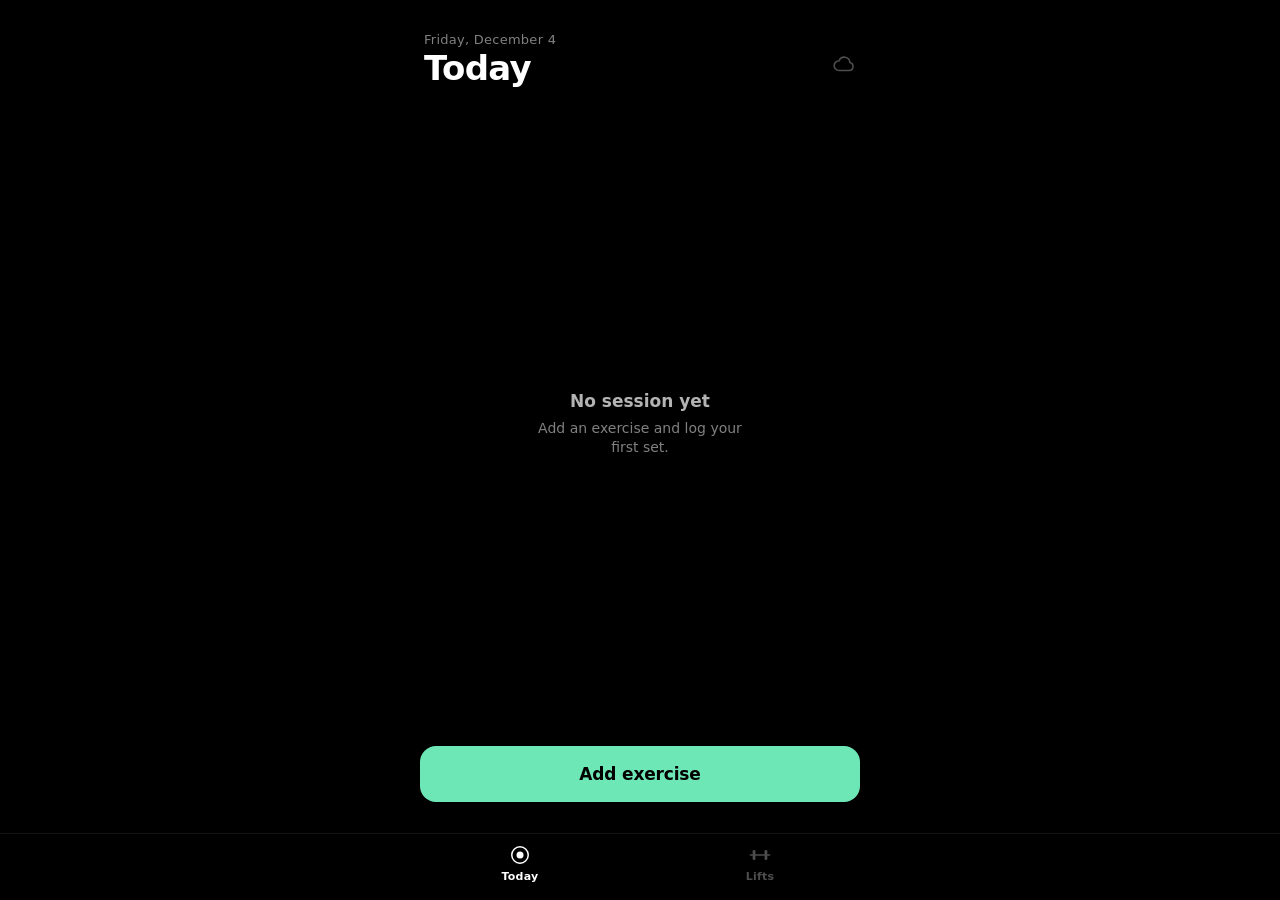
<file: public/tiles/train.html>
<!doctype html>
<html lang="en">
<head>
  <meta charset="utf-8" />
  <meta name="viewport" content="width=device-width, initial-scale=1, viewport-fit=cover" />
  <meta name="theme-color" content="#000000" />
  <title>Workout</title>
  <style>
    /* ---- Theme tokens ---------------------------------------------------- */
    :root {
      --bg: #000000;
      --mint: #6EE7B7;
      --mint-soft: rgba(110, 231, 183, 0.10);
      --amber: #FBBF24;
      --amber-soft: rgba(251, 191, 36, 0.10);
      --text: #FFFFFF;
      --muted: rgba(255, 255, 255, 0.5);
      --faint: rgba(255, 255, 255, 0.3);
      --hairline: rgba(255, 255, 255, 0.08);
      --card: rgba(255, 255, 255, 0.03);
      --radius: 18px;
      --pad: 20px;
      font-family: 'Inter', -apple-system, BlinkMacSystemFont, 'Segoe UI', system-ui, sans-serif;
    }

    * { box-sizing: border-box; -webkit-tap-highlight-color: transparent; }

    html, body {
      margin: 0;
      padding: 0;
      background: var(--bg);
      color: var(--text);
      min-height: 100%;
    }

    body {
      font-family: inherit;
      -webkit-font-smoothing: antialiased;
      text-rendering: optimizeLegibility;
      overscroll-behavior-y: none;
    }

    button {
      font-family: inherit;
      color: inherit;
      background: none;
      border: none;
      padding: 0;
      cursor: pointer;
    }
    button:active { opacity: 0.7; }

    input {
      font-family: inherit;
      color: var(--text);
      background: none;
      border: none;
      outline: none;
    }

    /* ---- App frame ------------------------------------------------------- */
    .app {
      max-width: 480px;
      margin: 0 auto;
      min-height: 100dvh;
      padding: max(env(safe-area-inset-top), 8px) var(--pad)
               calc(max(env(safe-area-inset-bottom), 12px) + 86px);
      display: flex;
      flex-direction: column;
    }
    .app.no-tabs { padding-bottom: max(env(safe-area-inset-bottom), 28px); }

    main { flex: 1; display: flex; flex-direction: column; }

    /* ---- Title bars ------------------------------------------------------ */
    .titlebar { padding: 24px 4px 20px; }

    .titlebar .eyebrow {
      font-size: 13px;
      font-weight: 500;
      letter-spacing: 0.02em;
      color: var(--muted);
      margin: 0 0 4px;
    }

    .titlebar h1 {
      font-size: 34px;
      font-weight: 800;
      letter-spacing: -0.02em;
      margin: 0;
      line-height: 1.05;
      overflow-wrap: anywhere;
    }

    .backbtn {
      display: inline-flex;
      align-items: center;
      gap: 2px;
      min-height: 44px;
      padding: 0 4px;
      margin: 8px 0 0 -4px;
      font-size: 15px;
      font-weight: 500;
      color: var(--muted);
    }
    .backbtn svg { display: block; }

    /* ---- Cloud backup ------------------------------------------------------ */
    .tb-row { display: flex; align-items: flex-start; justify-content: space-between; gap: 12px; }
    .cloud-btn {
      width: 44px;
      min-height: 44px;
      display: flex;
      align-items: center;
      justify-content: center;
      color: var(--faint);
      flex-shrink: 0;
      margin: 10px -10px 0 0;
    }
    .cloud-btn.in { color: rgba(255, 255, 255, 0.65); }
    .hint { font-size: 13px; color: var(--muted); line-height: 1.55; margin: 0 0 16px; }
    .hint b { color: rgba(255, 255, 255, 0.75); font-weight: 600; }

    /* ---- Tab bar ---------------------------------------------------------- */
    .tabbar {
      position: fixed;
      left: 0; right: 0; bottom: 0;
      z-index: 5;
      background: rgba(0, 0, 0, 0.92);
      backdrop-filter: blur(16px);
      -webkit-backdrop-filter: blur(16px);
      border-top: 1px solid var(--hairline);
    }
    .tabbar .inner {
      max-width: 480px;
      margin: 0 auto;
      display: grid;
      grid-template-columns: 1fr 1fr;
      padding-bottom: max(env(safe-area-inset-bottom), 8px);
    }
    .tabbar button {
      display: flex;
      flex-direction: column;
      align-items: center;
      gap: 4px;
      padding: 10px 0 6px;
      font-size: 11px;
      font-weight: 600;
      letter-spacing: 0.02em;
      color: var(--faint);
      min-height: 58px;
    }
    .tabbar button.on { color: var(--text); }
    .tabbar svg { display: block; }

    /* ---- Cards ------------------------------------------------------------ */
    .card {
      background: var(--card);
      border: 1px solid var(--hairline);
      border-radius: var(--radius);
      padding: 18px;
      margin-bottom: 16px;
    }

    .card-label {
      font-size: 12px;
      font-weight: 600;
      letter-spacing: 0.08em;
      text-transform: uppercase;
      color: var(--faint);
      margin: 0 0 14px;
    }

    /* ---- Lifts list -------------------------------------------------------- */
    .ex-row {
      display: flex;
      align-items: center;
      width: 100%;
      text-align: left;
      gap: 14px;
      background: var(--card);
      border: 1px solid var(--hairline);
      border-radius: var(--radius);
      padding: 18px;
      margin-bottom: 12px;
      min-height: 76px;
    }
    .ex-row .ex-name { font-size: 17px; font-weight: 600; letter-spacing: -0.01em; }
    .ex-row .ex-sub { font-size: 13px; color: var(--muted); margin-top: 3px; }
    .ex-row .ex-main { flex: 1; min-width: 0; }
    .ex-row .ex-best { text-align: right; flex-shrink: 0; }
    .ex-row .ex-best .num {
      font-size: 20px; font-weight: 700; letter-spacing: -0.01em;
      font-variant-numeric: tabular-nums;
    }
    .ex-row .ex-best .lbl {
      font-size: 11px; font-weight: 500; letter-spacing: 0.06em;
      text-transform: uppercase; color: var(--faint); margin-top: 2px;
    }
    .ex-row .chev { color: var(--faint); flex-shrink: 0; }

    /* ---- Buttons ----------------------------------------------------------- */
    .btn-primary {
      display: block;
      width: 100%;
      min-height: 56px;
      border-radius: 16px;
      background: var(--mint);
      color: #000;
      font-size: 17px;
      font-weight: 700;
      letter-spacing: -0.01em;
    }

    .btn-outline {
      display: block;
      width: 100%;
      min-height: 56px;
      border-radius: 16px;
      border: 1px solid var(--hairline);
      color: var(--muted);
      font-size: 16px;
      font-weight: 600;
    }

    .btn-quiet {
      display: block;
      width: 100%;
      min-height: 48px;
      font-size: 14px;
      font-weight: 500;
      color: var(--faint);
      margin-top: 8px;
    }

    /* ---- Session (Today) cards ---------------------------------------------- */
    .sess-card { padding: 6px 18px; }

    .sess-head {
      display: flex;
      align-items: center;
      gap: 8px;
      width: 100%;
      text-align: left;
      padding: 14px 0;
      min-height: 64px;
    }
    .sess-head .t { flex: 1; min-width: 0; }
    .sess-head .nm { font-size: 17px; font-weight: 600; letter-spacing: -0.01em; }
    .sess-head .sb { font-size: 13px; color: var(--muted); margin-top: 3px; font-variant-numeric: tabular-nums; }
    .icon-btn {
      width: 44px;
      min-height: 44px;
      display: flex;
      align-items: center;
      justify-content: center;
      color: var(--faint);
      flex-shrink: 0;
      margin-right: -10px;
    }

    .sess-sets { padding-bottom: 6px; }
    .sess-logger { padding: 4px 0 16px; }

    /* ---- Set rows & badges ----------------------------------------------------- */
    .set-row {
      display: flex;
      align-items: center;
      gap: 10px;
      min-height: 52px;
      padding: 4px 12px;
      margin: 2px -12px;
      border-radius: 12px;
    }
    .set-row .set-num {
      font-size: 19px;
      font-weight: 700;
      letter-spacing: -0.01em;
      font-variant-numeric: tabular-nums;
    }
    .set-row .set-sp { flex: 1; }
    .set-row .set-time {
      font-size: 12px;
      color: var(--faint);
      font-variant-numeric: tabular-nums;
    }
    .set-row .set-del {
      width: 44px;
      min-height: 44px;
      margin-right: -14px;
      font-size: 15px;
      color: rgba(255, 255, 255, 0.22);
    }

    .badge {
      font-size: 10px;
      font-weight: 700;
      letter-spacing: 0.1em;
      border-radius: 999px;
      padding: 4px 9px;
      flex-shrink: 0;
    }
    .badge.pr    { color: var(--amber); border: 1px solid rgba(251, 191, 36, 0.4); }
    .badge.beat  { color: var(--mint);  border: 1px solid rgba(110, 231, 183, 0.4); }
    .badge.quiet { color: var(--faint); border: 1px solid var(--hairline); }

    .set-row.g-pr   { background: var(--amber-soft); }
    .set-row.g-pr .set-num   { color: var(--amber); }
    .set-row.g-beat { background: var(--mint-soft); }
    .set-row.g-beat .set-num { color: var(--mint); }

    @keyframes flashMint  { 0% { transform: scale(0.97); background: rgba(110, 231, 183, 0.30); } 100% { transform: scale(1); background: var(--mint-soft); } }
    @keyframes flashAmber { 0% { transform: scale(0.97); background: rgba(251, 191, 36, 0.30); } 100% { transform: scale(1); background: var(--amber-soft); } }
    @keyframes flashPlain { 0% { transform: scale(0.98); background: rgba(255, 255, 255, 0.08); } 100% { transform: scale(1); background: transparent; } }
    .set-row.fl-beat  { animation: flashMint  0.6s cubic-bezier(0.2, 0.8, 0.2, 1); }
    .set-row.fl-pr    { animation: flashAmber 0.6s cubic-bezier(0.2, 0.8, 0.2, 1); }
    .set-row.fl-quiet { animation: flashPlain 0.5s cubic-bezier(0.2, 0.8, 0.2, 1); }

    /* ---- Logger fields ------------------------------------------------------------ */
    .chip {
      display: inline-flex;
      align-items: baseline;
      gap: 7px;
      border: 1px solid var(--hairline);
      border-radius: 999px;
      padding: 8px 14px;
      margin-bottom: 16px;
      font-size: 13px;
      color: var(--muted);
    }
    .chip b {
      font-size: 15px;
      font-weight: 700;
      color: var(--text);
      font-variant-numeric: tabular-nums;
    }

    .field { margin-bottom: 14px; }
    .field-head {
      display: flex;
      align-items: center;
      justify-content: space-between;
      margin-bottom: 8px;
    }
    .field-label {
      font-size: 12px;
      font-weight: 600;
      letter-spacing: 0.08em;
      text-transform: uppercase;
      color: var(--faint);
    }

    .seg {
      display: inline-flex;
      border: 1px solid var(--hairline);
      border-radius: 10px;
      overflow: hidden;
    }
    .seg button {
      min-width: 44px;
      min-height: 32px;
      padding: 0 10px;
      font-size: 12px;
      font-weight: 600;
      color: var(--faint);
    }
    .seg button.on { background: rgba(255, 255, 255, 0.08); color: var(--text); }

    .stepper { display: flex; align-items: stretch; gap: 10px; }
    .stepper .stp {
      width: 56px;
      min-height: 54px;
      flex-shrink: 0;
      border: 1px solid var(--hairline);
      border-radius: 14px;
      font-size: 26px;
      font-weight: 500;
      color: var(--muted);
      line-height: 1;
    }
    .stepper input {
      flex: 1;
      min-width: 0;
      text-align: center;
      font-size: 28px;
      font-weight: 800;
      letter-spacing: -0.01em;
      font-variant-numeric: tabular-nums;
      border: 1px solid var(--hairline);
      border-radius: 14px;
      min-height: 54px;
    }

    /* ---- Progress / chart ---------------------------------------------------- */
    .readout { margin-bottom: 6px; }
    .readout .ro-num {
      font-size: 34px;
      font-weight: 800;
      letter-spacing: -0.02em;
      color: var(--mint);
      font-variant-numeric: tabular-nums;
      line-height: 1.1;
    }
    .readout .ro-sub { font-size: 13px; color: var(--muted); margin-top: 3px; }

    .chart-wrap {
      touch-action: none;
      user-select: none;
      -webkit-user-select: none;
      margin: 4px -4px 6px;
    }
    .chart-wrap svg { display: block; }

    .stats {
      display: grid;
      grid-template-columns: 1fr 1fr;
      gap: 12px;
      margin-top: 14px;
      padding-top: 16px;
      border-top: 1px solid var(--hairline);
    }
    .stat .lbl {
      font-size: 11px;
      font-weight: 600;
      letter-spacing: 0.08em;
      text-transform: uppercase;
      color: var(--faint);
      margin-bottom: 4px;
    }
    .stat .num {
      font-size: 24px;
      font-weight: 800;
      letter-spacing: -0.01em;
      font-variant-numeric: tabular-nums;
    }
    .stat .num.win { color: var(--mint); }
    .stat .sub { font-size: 12px; color: var(--muted); margin-top: 2px; }

    /* ---- History ---------------------------------------------------------------- */
    .day-head {
      font-size: 12px;
      font-weight: 600;
      letter-spacing: 0.08em;
      text-transform: uppercase;
      color: var(--faint);
      margin: 18px 0 4px;
    }
    .day-head:first-child { margin-top: 0; }

    /* ---- Celebration -------------------------------------------------------------- */
    @keyframes rise {
      from { opacity: 0; transform: translateY(14px); }
      to   { opacity: 1; transform: none; }
    }
    .rise { animation: rise 0.55s cubic-bezier(0.2, 0.8, 0.2, 1) both; }

    .cele-head { padding: 56px 4px 28px; }
    .cele-head .eyebrow {
      font-size: 13px;
      font-weight: 600;
      letter-spacing: 0.1em;
      text-transform: uppercase;
      color: var(--muted);
      margin: 0 0 6px;
    }
    .cele-head h1 {
      font-size: 40px;
      font-weight: 800;
      letter-spacing: -0.02em;
      margin: 0;
      line-height: 1.05;
    }

    .cele-vol { padding: 0 4px 28px; }
    .cele-vol .num {
      font-size: 56px;
      font-weight: 800;
      letter-spacing: -0.03em;
      color: var(--mint);
      font-variant-numeric: tabular-nums;
      line-height: 1;
    }
    .cele-vol .lbl { font-size: 14px; color: var(--muted); margin-top: 8px; }

    .cele-row {
      display: flex;
      align-items: center;
      gap: 12px;
      min-height: 56px;
      padding: 8px 0;
    }
    .cele-row + .cele-row { border-top: 1px solid var(--hairline); }
    .cele-row .nm { flex: 1; min-width: 0; font-size: 15px; font-weight: 600; }
    .cele-row .val {
      font-size: 17px;
      font-weight: 700;
      font-variant-numeric: tabular-nums;
      text-align: right;
    }
    .cele-row .val .from {
      font-size: 13px;
      font-weight: 500;
      color: var(--faint);
      margin-right: 8px;
    }
    .cele-row .val.c-pr   { color: var(--amber); }
    .cele-row .val.c-beat { color: var(--mint); }
    .cele-row .sub { font-size: 12px; color: var(--muted); margin-top: 2px; font-weight: 400; }

    /* ---- Empty state -------------------------------------------------------------- */
    .empty {
      flex: 1;
      display: flex;
      flex-direction: column;
      align-items: center;
      justify-content: center;
      text-align: center;
      gap: 8px;
      padding: 48px 24px;
      color: var(--muted);
    }
    .empty .empty-title { font-size: 17px; font-weight: 600; color: rgba(255, 255, 255, 0.7); }
    .empty .empty-sub { font-size: 14px; max-width: 26ch; line-height: 1.4; }

    .quiet-note {
      font-size: 13px;
      color: var(--faint);
      text-align: center;
      padding: 10px 0;
    }

    /* ---- Bottom sheet --------------------------------------------------------------- */
    .overlay { position: fixed; inset: 0; background: rgba(0, 0, 0, 0.6); z-index: 10; }
    .sheet {
      position: fixed;
      left: 0; right: 0; bottom: 0;
      max-width: 480px;
      margin: 0 auto;
      background: #000;
      border: 1px solid var(--hairline);
      border-bottom: none;
      border-radius: 24px 24px 0 0;
      padding: 24px var(--pad) max(env(safe-area-inset-bottom), 28px);
      z-index: 11;
      max-height: 80dvh;
      overflow-y: auto;
    }
    .sheet h2 { font-size: 21px; font-weight: 700; letter-spacing: -0.01em; margin: 0 0 18px; }
    .sheet .name-input {
      width: 100%;
      min-height: 56px;
      border: 1px solid var(--hairline);
      border-radius: 14px;
      padding: 0 16px;
      font-size: 17px;
      font-weight: 600;
      margin-bottom: 16px;
    }
    .sheet .name-input::placeholder { color: var(--faint); font-weight: 400; }
    .sheet .lib-row {
      display: flex;
      align-items: center;
      width: 100%;
      text-align: left;
      gap: 12px;
      min-height: 56px;
      padding: 6px 2px;
      border-bottom: 1px solid var(--hairline);
    }
    .sheet .lib-row .nm { flex: 1; font-size: 16px; font-weight: 600; }
    .sheet .sect {
      font-size: 11px;
      font-weight: 600;
      letter-spacing: 0.08em;
      text-transform: uppercase;
      color: var(--faint);
      margin: 18px 0 8px;
    }
    .sugg { display: flex; flex-wrap: wrap; gap: 8px; margin-bottom: 20px; }
    .sugg button {
      border: 1px solid var(--hairline);
      border-radius: 999px;
      padding: 0 16px;
      min-height: 42px;
      font-size: 14px;
      font-weight: 500;
      color: var(--muted);
    }

    /* ---- Exercise library ---------------------------------------------------------- */
    .sheet.lib { padding-top: 0; }
    .lib-head {
      position: sticky;
      top: 0;
      background: #000;
      padding: 22px 0 10px;
      margin-bottom: 2px;
      z-index: 3;
    }
    .lib-head h2 { margin: 0 0 12px; }
    .lib-searchwrap { position: relative; }
    .lib-search {
      width: 100%;
      min-height: 50px;
      border: 1px solid var(--hairline);
      border-radius: 14px;
      padding: 0 44px 0 16px;
      font-size: 16px;
      font-weight: 500;
      background: rgba(255, 255, 255, 0.03);
    }
    .lib-search::placeholder { color: var(--faint); font-weight: 400; }
    .lib-searchwrap svg {
      position: absolute;
      right: 15px; top: 50%;
      transform: translateY(-50%);
      color: var(--faint);
      pointer-events: none;
    }
    .lib-row .grp { display: block; font-size: 12px; color: var(--faint); margin-top: 3px; font-weight: 500; }
    .lib-row .go { color: var(--faint); flex-shrink: 0; }
    .lib-empty { color: var(--muted); font-size: 14px; padding: 18px 2px; line-height: 1.4; }
    .lib-create { margin-top: 14px; }

    /* ---- Exercise info (how-to + diagram) ------------------------------------------- */
    .info-back {
      display: inline-flex;
      align-items: center;
      gap: 4px;
      min-height: 40px;
      margin: -2px 0 4px -2px;
      font-size: 14px;
      font-weight: 500;
      color: var(--muted);
    }
    .info-title { font-size: 23px; font-weight: 800; letter-spacing: -0.02em; margin: 2px 0 3px; }
    .info-sub { font-size: 13px; font-weight: 600; color: var(--mint); margin-bottom: 8px; }
    .figs { display: flex; justify-content: center; gap: 26px; padding: 10px 0 16px; }
    .fig { display: flex; flex-direction: column; align-items: center; gap: 7px; }
    .fig svg { height: 150px; width: auto; display: block; }
    .fig .cap {
      font-size: 10px; font-weight: 700; letter-spacing: 0.12em;
      text-transform: uppercase; color: var(--faint);
    }
    .how { list-style: none; counter-reset: step; padding: 0; margin: 4px 0 22px; }
    .how li {
      counter-increment: step;
      display: flex;
      align-items: flex-start;
      gap: 13px;
      padding: 12px 0;
      border-top: 1px solid var(--hairline);
      font-size: 15px;
      line-height: 1.45;
      color: rgba(255, 255, 255, 0.85);
    }
    .how li:first-child { border-top: none; }
    .how li::before {
      content: counter(step);
      flex-shrink: 0;
      width: 26px; height: 26px;
      border-radius: 999px;
      border: 1px solid rgba(110, 231, 183, 0.4);
      color: var(--mint);
      font-size: 13px; font-weight: 700;
      display: flex; align-items: center; justify-content: center;
    }
    .info-note { font-size: 14px; color: var(--muted); line-height: 1.4; padding: 6px 0 22px; }
  </style>
</head>
<body>
  <div class="app" id="app"></div>

  <script>
  /* ====================================================================
     VITALITY TILE BRIDGE — additive wrapper. The app below is VERBATIM from
     index.html (same theme, every feature). Only its persistence is swapped:
       • Sealed dashboard tile  → await window.Vitality.save(data) / .load()
       • Opened on its own      → falls back to real localStorage on device
     so the SAME file works in both places. Everything is inline; the sealed
     tile makes no outside requests.
     ================================================================= */
  (function () {
    var DATA_KEY = 'workout.v1';
    var V = (typeof window !== 'undefined') ? window.Vitality : null;
    var bridge = (V && typeof V.save === 'function' && typeof V.load === 'function') ? V : null;

    // A localStorage-shaped store the verbatim app writes to. In the sealed
    // tile real localStorage is blocked, so the main data blob mirrors to the
    // host bridge; standalone this IS real localStorage (behavior unchanged).
    function makeStore(seedMain) {
      if (!bridge) return window.localStorage;
      var mem = Object.create(null);
      if (seedMain != null) mem[DATA_KEY] = seedMain;
      return {
        getItem: function (k) { return (k in mem) ? mem[k] : null; },
        setItem: function (k, v) { mem[k] = String(v); if (k === DATA_KEY) { try { bridge.save(JSON.parse(mem[k])); } catch (e) {} } },
        removeItem: function (k) { delete mem[k]; if (k === DATA_KEY) { try { bridge.save({}); } catch (e) {} } }
      };
    }

    // Hydrate from the bridge (or fall through to localStorage) BEFORE the app's
    // synchronous load() runs, so the app's own code stays unchanged.
    async function boot() {
      var seedMain = null;
      if (bridge) {
        try { var d = await bridge.load(); if (d && Array.isArray(d.exercises)) seedMain = JSON.stringify(d); } catch (e) {}
      }
      startApp(makeStore(seedMain));
    }

    /* ---- the app — VERBATIM from index.html. Its `localStorage` is the
       parameter below, which shadows the global with the bridge-backed store. */
    function startApp(localStorage) {
  'use strict';

  /* ============ Cloud backup — paste your two Supabase values here ============
     1) Create a free project at supabase.com
     2) Run the SQL in supabase-setup.sql (Dashboard → SQL Editor → Run)
     3) Paste your Project URL and anon key below
        (Dashboard → Project Settings → Data API)
     The anon key is PUBLIC by design — safe to keep in this file. The SQL turns
     on row-level security, so an account can only ever see its own row. */
  const SUPABASE_URL = 'PASTE_YOUR_PROJECT_URL_HERE';   // e.g. 'https://abcdefgh.supabase.co'
  const SUPABASE_ANON_KEY = 'PASTE_YOUR_ANON_KEY_HERE'; // the long "anon public" key

  /* ================= Data ================= */

  const KEY = 'workout.v1';
  const SUGGESTIONS = ['Bench Press', 'Squat', 'Deadlift', 'Overhead Press', 'Barbell Row', 'Pull-Up'];

  // Ordered muscle groups for the library.
  const GROUPS = ['Chest', 'Back', 'Legs', 'Shoulders', 'Arms', 'Core'];

  // Built-in exercise library: name, group, worked muscles (diagram keys), a one-line
  // muscle summary, and a 3-step how-to. Muscle keys map to regions in bodyDiagram().
  const CATALOG = [
    // ---- Chest ----
    { name: 'Bench Press', group: 'Chest', muscles: ['chest', 'triceps'], sub: 'Chest · Triceps',
      how: ['Lie flat and grip the bar just wider than your shoulders.', 'Lower it to your mid-chest with elbows tucked to about 45°.', 'Press up and slightly back until your arms lock out.'] },
    { name: 'Incline Bench Press', group: 'Chest', muscles: ['chest', 'delts'], sub: 'Upper Chest · Shoulders',
      how: ['Set the bench to about 30° and grip slightly wider than your shoulders.', 'Lower the bar to your upper chest.', 'Drive up until your arms are straight over your collarbone.'] },
    { name: 'Dumbbell Press', group: 'Chest', muscles: ['chest', 'triceps'], sub: 'Chest · Triceps',
      how: ['Lie back holding a dumbbell in each hand at chest level.', 'Press both up until they nearly touch overhead.', 'Lower under control until you feel a stretch.'] },
    { name: 'Push-Up', group: 'Chest', muscles: ['chest', 'triceps', 'abs'], sub: 'Chest · Core',
      how: ['Hands under your shoulders, body in one straight line.', 'Lower until your chest is just above the floor.', 'Push back up without letting your hips sag.'] },
    { name: 'Chest Fly', group: 'Chest', muscles: ['chest'], sub: 'Chest',
      how: ['Lie back holding a dumbbell in each hand above your chest.', 'Open your arms wide in an arc with a slight elbow bend.', 'Squeeze your chest to bring them back together.'] },
    { name: 'Dip', group: 'Chest', muscles: ['chest', 'triceps'], sub: 'Lower Chest · Triceps',
      how: ['Support yourself on parallel bars with arms straight.', 'Lean forward slightly and lower until your elbows reach ~90°.', 'Press back up to the top.'] },
    // ---- Back ----
    { name: 'Deadlift', group: 'Back', muscles: ['lowerback', 'glutes', 'hams', 'traps'], sub: 'Posterior Chain',
      how: ['Stand mid-foot under the bar, gripping just outside your shins.', 'Brace, keep a flat back, and drive the floor away.', 'Stand tall, then lower the bar along your legs.'] },
    { name: 'Barbell Row', group: 'Back', muscles: ['lats', 'traps', 'biceps'], sub: 'Back · Biceps',
      how: ['Hinge forward with a flat back, the bar hanging at your knees.', 'Pull it to your lower ribs, leading with your elbows.', 'Lower under control and repeat.'] },
    { name: 'Pull-Up', group: 'Back', muscles: ['lats', 'biceps'], sub: 'Lats · Biceps',
      how: ['Hang from the bar with an overhand, shoulder-width grip.', 'Pull your chest toward the bar, driving your elbows down.', 'Lower all the way back to a full hang.'] },
    { name: 'Lat Pulldown', group: 'Back', muscles: ['lats', 'biceps'], sub: 'Lats · Biceps',
      how: ['Sit with your thighs anchored, gripping the bar wider than your shoulders.', 'Pull it to your upper chest, squeezing your back.', 'Let it rise back up under control.'] },
    { name: 'Seated Row', group: 'Back', muscles: ['lats', 'traps', 'biceps'], sub: 'Back · Biceps',
      how: ['Sit tall holding the handle, a slight bend in your knees.', 'Pull to your stomach, driving your elbows back.', 'Extend your arms without rounding your back.'] },
    { name: 'Face Pull', group: 'Back', muscles: ['delts', 'traps'], sub: 'Rear Delts · Traps',
      how: ['Set a cable at face height with a rope handle.', 'Pull toward your forehead, splitting the rope apart.', 'Squeeze your rear shoulders, then return slowly.'] },
    // ---- Legs ----
    { name: 'Squat', group: 'Legs', muscles: ['quads', 'glutes'], sub: 'Quads · Glutes',
      how: ['Rest the bar on your upper back, feet shoulder-width.', 'Sit down and back until your thighs reach parallel.', 'Drive up through your heels to stand.'] },
    { name: 'Front Squat', group: 'Legs', muscles: ['quads', 'abs'], sub: 'Quads · Core',
      how: ['Rack the bar across the front of your shoulders, elbows high.', 'Squat straight down, keeping your torso upright.', 'Stand back up, keeping your chest tall.'] },
    { name: 'Leg Press', group: 'Legs', muscles: ['quads', 'glutes'], sub: 'Quads · Glutes',
      how: ['Sit with your feet shoulder-width on the platform.', 'Lower until your knees reach about 90°.', 'Press back up without locking out hard.'] },
    { name: 'Romanian Deadlift', group: 'Legs', muscles: ['hams', 'glutes', 'lowerback'], sub: 'Hamstrings · Glutes',
      how: ['Hold the bar at your hips, knees slightly bent.', 'Push your hips back, lowering the bar down your legs.', 'Feel the hamstring stretch, then pull your hips forward.'] },
    { name: 'Lunge', group: 'Legs', muscles: ['quads', 'glutes'], sub: 'Quads · Glutes',
      how: ['Step forward into a split stance.', 'Lower until both knees are about 90°.', 'Push through your front heel back to standing.'] },
    { name: 'Leg Curl', group: 'Legs', muscles: ['hams'], sub: 'Hamstrings',
      how: ['Lie or sit with the pad against your lower calves.', 'Curl your heels toward your glutes.', 'Lower slowly to a full stretch.'] },
    { name: 'Calf Raise', group: 'Legs', muscles: ['calves'], sub: 'Calves',
      how: ['Stand with the balls of your feet on an edge.', 'Rise up onto your toes as high as you can.', 'Lower your heels below the step for a full stretch.'] },
    // ---- Shoulders ----
    { name: 'Overhead Press', group: 'Shoulders', muscles: ['delts', 'triceps'], sub: 'Shoulders · Triceps',
      how: ['Hold the bar at your collarbone, hands just outside your shoulders.', 'Press straight overhead, moving your head back slightly.', 'Lock out with the bar over your ears, then lower.'] },
    { name: 'Dumbbell Shoulder Press', group: 'Shoulders', muscles: ['delts', 'triceps'], sub: 'Shoulders · Triceps',
      how: ['Sit holding a dumbbell at each shoulder.', 'Press both overhead until they nearly meet.', 'Lower under control to ear height.'] },
    { name: 'Lateral Raise', group: 'Shoulders', muscles: ['delts'], sub: 'Side Delts',
      how: ['Stand holding a dumbbell in each hand at your sides.', 'Raise them out to the sides to shoulder height.', 'Lower slowly, leading with your elbows.'] },
    { name: 'Rear Delt Fly', group: 'Shoulders', muscles: ['delts', 'traps'], sub: 'Rear Delts',
      how: ['Hinge forward holding a dumbbell in each hand.', 'Raise your arms out to the sides, squeezing your shoulder blades.', 'Lower under control.'] },
    { name: 'Arnold Press', group: 'Shoulders', muscles: ['delts', 'triceps'], sub: 'Shoulders · Triceps',
      how: ['Start with dumbbells at your chest, palms facing you.', 'Rotate and press overhead until your palms face forward.', 'Reverse the path back to the start.'] },
    // ---- Arms ----
    { name: 'Barbell Curl', group: 'Arms', muscles: ['biceps'], sub: 'Biceps',
      how: ['Stand holding the bar with an underhand, shoulder-width grip.', 'Curl to your chest, keeping your elbows pinned.', 'Lower slowly without swinging.'] },
    { name: 'Dumbbell Curl', group: 'Arms', muscles: ['biceps'], sub: 'Biceps',
      how: ['Hold a dumbbell in each hand, arms at your sides.', 'Curl up, keeping your elbows still.', 'Lower all the way down.'] },
    { name: 'Hammer Curl', group: 'Arms', muscles: ['biceps', 'forearms'], sub: 'Biceps · Forearms',
      how: ['Hold the dumbbells with your palms facing each other.', 'Curl up, keeping that neutral grip.', 'Lower under control.'] },
    { name: 'Tricep Pushdown', group: 'Arms', muscles: ['triceps'], sub: 'Triceps',
      how: ['Grip a high cable with your elbows tucked at your sides.', 'Push down until your arms are straight.', 'Let it rise back up to about 90° only.'] },
    { name: 'Skullcrusher', group: 'Arms', muscles: ['triceps'], sub: 'Triceps',
      how: ['Lie back holding the bar over your forehead.', 'Bend at the elbows to lower it toward your head.', 'Extend back up, keeping your upper arms still.'] },
    { name: 'Close-Grip Bench', group: 'Arms', muscles: ['triceps', 'chest'], sub: 'Triceps · Chest',
      how: ['Lie back and grip the bar about shoulder-width.', 'Lower to your lower chest with your elbows tucked.', 'Press up, focusing on your triceps.'] },
    // ---- Core ----
    { name: 'Plank', group: 'Core', muscles: ['abs', 'obliques'], sub: 'Core',
      how: ['Rest on your forearms and toes, body in a straight line.', 'Brace your abs and squeeze your glutes.', 'Hold steady, not letting your hips rise or drop.'] },
    { name: 'Hanging Leg Raise', group: 'Core', muscles: ['abs'], sub: 'Lower Abs',
      how: ['Hang from a bar with straight arms.', 'Raise your legs until they are at least parallel to the floor.', 'Lower slowly without swinging.'] },
    { name: 'Cable Crunch', group: 'Core', muscles: ['abs'], sub: 'Abs',
      how: ['Kneel below a high cable, holding the rope at your head.', 'Crunch down by rounding your spine, elbows toward your thighs.', 'Rise back up under control.'] },
    { name: 'Russian Twist', group: 'Core', muscles: ['obliques', 'abs'], sub: 'Obliques',
      how: ['Sit leaning back slightly with your feet off the floor.', 'Rotate your torso to tap the floor on each side.', 'Keep the motion controlled and steady.'] },
  ];

  // Small front/back figure with the worked muscles lit in mint.
  function bodyDiagram(muscles) {
    const on = new Set(muscles);
    const c = k => (on.has(k) ? 'var(--mint)' : 'rgba(255, 255, 255, 0.08)');
    const dim = 'rgba(255, 255, 255, 0.08)';
    const ln = 'rgba(255, 255, 255, 0.16)';
    const sw = 'stroke="rgba(255, 255, 255, 0.18)" stroke-width="0.8"';
    const front = `
      <svg viewBox="0 0 120 168" fill="none" aria-hidden="true">
        <circle cx="60" cy="14" r="9" stroke="${ln}" stroke-width="1.4"/>
        <rect x="55" y="21" width="10" height="7" rx="3" fill="${ln}"/>
        <ellipse cx="41" cy="39" rx="10" ry="8" fill="${c('delts')}" ${sw}/>
        <ellipse cx="79" cy="39" rx="10" ry="8" fill="${c('delts')}" ${sw}/>
        <rect x="46" y="33" width="13" height="16" rx="5" fill="${c('chest')}" ${sw}/>
        <rect x="61" y="33" width="13" height="16" rx="5" fill="${c('chest')}" ${sw}/>
        <ellipse cx="32" cy="57" rx="6" ry="12" fill="${c('biceps')}" ${sw}/>
        <ellipse cx="88" cy="57" rx="6" ry="12" fill="${c('biceps')}" ${sw}/>
        <ellipse cx="27" cy="82" rx="5" ry="13" fill="${c('forearms')}" ${sw}/>
        <ellipse cx="93" cy="82" rx="5" ry="13" fill="${c('forearms')}" ${sw}/>
        <rect x="51" y="51" width="18" height="34" rx="5" fill="${c('abs')}" ${sw}/>
        <rect x="44" y="53" width="6" height="27" rx="3" fill="${c('obliques')}" ${sw}/>
        <rect x="70" y="53" width="6" height="27" rx="3" fill="${c('obliques')}" ${sw}/>
        <rect x="49" y="90" width="11" height="35" rx="5" fill="${c('quads')}" ${sw}/>
        <rect x="60" y="90" width="11" height="35" rx="5" fill="${c('quads')}" ${sw}/>
        <rect x="50" y="127" width="9" height="30" rx="4" fill="${dim}" ${sw}/>
        <rect x="61" y="127" width="9" height="30" rx="4" fill="${dim}" ${sw}/>
      </svg>`;
    const back = `
      <svg viewBox="0 0 120 168" fill="none" aria-hidden="true">
        <circle cx="60" cy="14" r="9" stroke="${ln}" stroke-width="1.4"/>
        <rect x="55" y="21" width="10" height="7" rx="3" fill="${ln}"/>
        <ellipse cx="41" cy="39" rx="10" ry="8" fill="${c('delts')}" ${sw}/>
        <ellipse cx="79" cy="39" rx="10" ry="8" fill="${c('delts')}" ${sw}/>
        <rect x="48" y="31" width="24" height="15" rx="6" fill="${c('traps')}" ${sw}/>
        <polygon points="50,45 45,60 54,75 55,49" fill="${c('lats')}" ${sw}/>
        <polygon points="70,45 75,60 66,75 65,49" fill="${c('lats')}" ${sw}/>
        <ellipse cx="32" cy="57" rx="6" ry="12" fill="${c('triceps')}" ${sw}/>
        <ellipse cx="88" cy="57" rx="6" ry="12" fill="${c('triceps')}" ${sw}/>
        <ellipse cx="27" cy="82" rx="5" ry="13" fill="${dim}" ${sw}/>
        <ellipse cx="93" cy="82" rx="5" ry="13" fill="${dim}" ${sw}/>
        <rect x="52" y="72" width="16" height="14" rx="4" fill="${c('lowerback')}" ${sw}/>
        <ellipse cx="54" cy="95" rx="8" ry="8" fill="${c('glutes')}" ${sw}/>
        <ellipse cx="66" cy="95" rx="8" ry="8" fill="${c('glutes')}" ${sw}/>
        <rect x="49" y="104" width="11" height="26" rx="5" fill="${c('hams')}" ${sw}/>
        <rect x="60" y="104" width="11" height="26" rx="5" fill="${c('hams')}" ${sw}/>
        <ellipse cx="54" cy="142" rx="5" ry="11" fill="${c('calves')}" ${sw}/>
        <ellipse cx="66" cy="142" rx="5" ry="11" fill="${c('calves')}" ${sw}/>
      </svg>`;
    return `<div class="figs">
      <div class="fig">${front}<span class="cap">Front</span></div>
      <div class="fig">${back}<span class="cap">Back</span></div>
    </div>`;
  }

  let db = load();

  function load() {
    let d = null;
    try { d = JSON.parse(localStorage.getItem(KEY)); } catch (e) { /* corrupted — start fresh */ }
    if (!d || !Array.isArray(d.exercises)) d = { exercises: [], unit: 'lb' };
    // Migrations / defaults (Part 1 saves had no sessions or today)
    d.unit = d.unit || 'lb';
    d.sessions = Array.isArray(d.sessions) ? d.sessions : [];
    d.today = d.today || null;
    if (!d.view || d.view.name === 'home') d.view = { name: 'today' };
    return d;
  }

  // persist() only writes to this device. save() also stamps the change time and
  // schedules a cloud push — call it for every DATA change (sets, exercises, unit).
  // Navigation uses persist() so switching tabs can never clobber newer cloud data.
  function persist() { localStorage.setItem(KEY, JSON.stringify(db)); }
  function save() { db.updatedAt = Date.now(); persist(); schedulePush(); }

  /* ================= Cloud sync (Supabase, plain fetch — no SDK) ================= */

  const SB_ON = SUPABASE_URL.indexOf('https://') === 0;
  const SESS_KEY = 'workout.sb.session';
  let sbSession = null;
  try { sbSession = JSON.parse(localStorage.getItem(SESS_KEY)); } catch (e) { /* signed out */ }
  let syncState = { status: 'idle', at: null, error: null };
  let pushTimer = null;

  function setSession(s) {
    sbSession = s;
    if (s) localStorage.setItem(SESS_KEY, JSON.stringify(s));
    else localStorage.removeItem(SESS_KEY);
  }

  function adoptAuth(j) {
    setSession({
      access_token: j.access_token,
      refresh_token: j.refresh_token,
      expires_at: Date.now() + (j.expires_in - 60) * 1000,
      email: j.user.email,
      user_id: j.user.id,
    });
  }

  async function sbAuth(path, body) {
    const res = await fetch(SUPABASE_URL + '/auth/v1/' + path, {
      method: 'POST',
      headers: { 'Content-Type': 'application/json', apikey: SUPABASE_ANON_KEY },
      body: JSON.stringify(body),
    });
    const j = await res.json().catch(() => ({}));
    if (!res.ok) throw new Error(j.error_description || j.msg || j.message || 'Could not reach the server');
    return j;
  }

  // One button does both: sign in, or create the account the first time.
  async function signInOrCreate(email, password) {
    try {
      adoptAuth(await sbAuth('token?grant_type=password', { email, password }));
    } catch (e) {
      let j;
      try { j = await sbAuth('signup', { email, password }); }
      catch (e2) {
        throw new Error(/already/i.test(e2.message) ? 'Wrong password for this email.' : e2.message);
      }
      if (!j.access_token) throw new Error('Account created — check your inbox to confirm, then sign in again.');
      adoptAuth(j);
    }
  }

  async function freshToken() {
    if (!sbSession) return null;
    if (Date.now() < sbSession.expires_at) return sbSession.access_token;
    try {
      adoptAuth(await sbAuth('token?grant_type=refresh_token', { refresh_token: sbSession.refresh_token }));
      return sbSession.access_token;
    } catch (e) { setSession(null); return null; }
  }

  async function sbTable(method, query, body) {
    const token = await freshToken();
    if (!token) throw new Error('Signed out');
    const res = await fetch(SUPABASE_URL + '/rest/v1/backups' + query, {
      method,
      headers: {
        apikey: SUPABASE_ANON_KEY,
        Authorization: 'Bearer ' + token,
        'Content-Type': 'application/json',
        Prefer: method === 'POST' ? 'resolution=merge-duplicates,return=minimal' : '',
      },
      body: body ? JSON.stringify(body) : undefined,
    });
    if (!res.ok) throw new Error('Sync failed (' + res.status + ')');
    return method === 'GET' ? res.json() : null;
  }

  async function pushBackup() {
    const data = Object.assign({}, db);
    delete data.view; // which screen is open stays device-local
    await sbTable('POST', '', [{ user_id: sbSession.user_id, data, updated_at: new Date().toISOString() }]);
  }

  // Pull the cloud copy; newer side wins (simple last-write-wins).
  async function syncNow() {
    if (!SB_ON || !sbSession) return;
    syncState = { status: 'syncing', at: syncState.at, error: null };
    try {
      const rows = await sbTable('GET', '?select=data', null);
      const remote = rows && rows[0] ? rows[0].data : null;
      const remoteAt = remote && remote.updatedAt ? remote.updatedAt : 0;
      const localAt = db.updatedAt || 0;
      if (remote && remoteAt > localAt) {
        remote.view = db.view; // keep this device's screen
        db = remote;
        persist();
        render();
      } else if (localAt > remoteAt) {
        await pushBackup();
      }
      syncState = { status: 'ok', at: Date.now(), error: null };
    } catch (e) {
      syncState = { status: 'error', at: syncState.at, error: e.message };
    }
  }

  // Debounced push ~1.5s after the last data change, so a burst of sets is one write.
  function schedulePush() {
    if (!SB_ON || !sbSession) return;
    clearTimeout(pushTimer);
    pushTimer = setTimeout(async () => {
      try { await pushBackup(); syncState = { status: 'ok', at: Date.now(), error: null }; }
      catch (e) { syncState = { status: 'error', at: syncState.at, error: e.message }; }
    }, 1500);
  }

  /* ---- Backup sheet (cloud icon in the title bar) ---- */

  function cloudBtnHtml() {
    return `<button class="cloud-btn ${sbSession ? 'in' : ''}" id="cloudBtn" aria-label="Backup">
      <svg width="24" height="24" viewBox="0 0 24 24" fill="none">
        <path d="M7 18.5h10a4 4 0 0 0 .8-7.92 5.5 5.5 0 0 0-10.63-1.9A4.75 4.75 0 0 0 7 18.5z" stroke="currentColor" stroke-width="1.6" stroke-linejoin="round"/>
      </svg>
    </button>`;
  }

  function wireCloud() {
    const b = document.getElementById('cloudBtn');
    if (b) b.addEventListener('click', openBackupSheet);
  }

  function openBackupSheet() {
    const statusLine =
      syncState.status === 'ok' && syncState.at ? 'Last synced ' + fmtTime(syncState.at)
      : syncState.status === 'syncing' ? 'Syncing…'
      : syncState.status === 'error' ? 'Sync issue — ' + syncState.error
      : 'Waiting for first sync';

    let inner;
    if (!SB_ON) {
      inner = `
        <h2>Backup</h2>
        <p class="hint">Backup is off, so your data lives only on this device for now.
        To turn it on: create a free project at <b>supabase.com</b>, run the SQL in
        <b>supabase-setup.sql</b>, then paste your Project URL and anon key at the top
        of <b>index.html</b> (look for <b>PASTE_YOUR_PROJECT_URL_HERE</b>).</p>
        <button class="btn-outline" id="bkClose">Close</button>`;
    } else if (sbSession) {
      inner = `
        <h2>Backup</h2>
        <p class="hint">Signed in as <b>${esc(sbSession.email)}</b><br>${esc(statusLine)}</p>
        <button class="btn-primary" id="bkSync">Sync now</button>
        <button class="btn-quiet" id="bkOut">Sign out</button>`;
    } else {
      inner = `
        <h2>Backup</h2>
        <p class="hint">One account, every device. First time? The same button creates your account.</p>
        <input class="name-input" id="bkEmail" type="email" placeholder="Email" autocomplete="email" />
        <input class="name-input" id="bkPass" type="password" placeholder="Password (6+ characters)" autocomplete="current-password" />
        <p class="hint" id="bkErr" style="display:none"></p>
        <button class="btn-primary" id="bkIn">Sign in</button>`;
    }

    const wrap = document.createElement('div');
    wrap.innerHTML = `<div class="overlay" id="ovl"></div><div class="sheet">${inner}</div>`;
    document.body.appendChild(wrap);
    const close = () => wrap.remove();
    const el = id => wrap.querySelector(id);
    el('#ovl').addEventListener('click', close);

    if (el('#bkClose')) el('#bkClose').addEventListener('click', close);

    if (el('#bkSync')) el('#bkSync').addEventListener('click', async () => {
      el('#bkSync').textContent = 'Syncing…';
      await syncNow();
      close();
      openBackupSheet(); // reopen with fresh status
    });

    if (el('#bkOut')) el('#bkOut').addEventListener('click', () => {
      setSession(null); // local data stays on the device
      close();
      render();
    });

    if (el('#bkIn')) el('#bkIn').addEventListener('click', async () => {
      const email = el('#bkEmail').value.trim();
      const pass = el('#bkPass').value;
      const err = el('#bkErr');
      if (!email || pass.length < 6) {
        err.style.display = 'block';
        err.textContent = 'Enter your email and a password of at least 6 characters.';
        return;
      }
      el('#bkIn').textContent = 'Signing in…';
      try {
        await signInOrCreate(email, pass);
        await syncNow();
        close();
        render();
      } catch (e) {
        el('#bkIn').textContent = 'Sign in';
        err.style.display = 'block';
        err.textContent = e.message;
      }
    });
  }

  function uid() {
    return (crypto.randomUUID ? crypto.randomUUID() : Date.now() + '-' + Math.random().toString(36).slice(2));
  }

  function exById(id) { return db.exercises.find(e => e.id === id); }

  // Active session for today; discards a stale unfinished session from a past day.
  function todaySession() {
    const key = dayKey(Date.now());
    if (db.today && db.today.date !== key) { db.today = null; save(); }
    return db.today;
  }

  /* ================= Scoring & derived state ================= */

  // A set's strength score: estimated 1RM (Epley). Lets 100×8 fairly beat 105×1.
  function score(s) { return s.reps <= 1 ? s.weight : s.weight * (1 + s.reps / 30); }

  // Best set, optionally only counting sets strictly before a timestamp.
  function bestSet(ex, beforeTs) {
    let best = null;
    for (const s of ex.sets) {
      if (beforeTs !== undefined && s.ts >= beforeTs) continue;
      if (!best || score(s) > score(best)) best = s;
    }
    return best;
  }

  function dayKey(ts) {
    const d = new Date(ts);
    return d.getFullYear() + '-' + String(d.getMonth() + 1).padStart(2, '0') + '-' + String(d.getDate()).padStart(2, '0');
  }

  // Sessions = sets grouped by calendar day, oldest first, each with its top set.
  function sessionsOf(ex) {
    const map = new Map();
    for (const s of ex.sets) {
      const k = dayKey(s.ts);
      if (!map.has(k)) map.set(k, []);
      map.get(k).push(s);
    }
    return [...map.entries()]
      .map(([day, sets]) => ({
        day,
        sets: sets.sort((a, b) => a.ts - b.ts),
        top: sets.reduce((a, b) => (score(b) > score(a) ? b : a)),
      }))
      .sort((a, b) => (a.day < b.day ? -1 : 1));
  }

  // Top set of the most recent session strictly before `day`. Null if none.
  function lastTopBefore(ex, day) {
    const prev = sessionsOf(ex).filter(s => s.day < day);
    return prev.length ? prev[prev.length - 1].top : null;
  }

  // Consecutive sessions (ending at the latest) whose top set beat the session before.
  function streakOf(sessions) {
    let n = 0;
    for (let i = sessions.length - 1; i > 0; i--) {
      if (score(sessions[i].top) > score(sessions[i - 1].top)) n++;
      else break;
    }
    return n;
  }

  // Grade one set against history at the moment it was logged.
  //   pr    — beat the best set ever logged before it   (amber)
  //   beat  — beat last session's top set               (mint)
  //   first — nothing to compare against                (quiet)
  //   solid — logged, didn't beat last time             (quiet)
  function gradeSet(ex, s) {
    const prevBest = bestSet(ex, s.ts);
    if (!prevBest) return 'first';
    if (score(s) > score(prevBest)) return 'pr';
    const lastTop = lastTopBefore(ex, dayKey(s.ts));
    if (lastTop && score(s) > score(lastTop)) return 'beat';
    return 'solid';
  }

  const BADGE = {
    pr:    '<span class="badge pr">PR</span>',
    beat:  '<span class="badge beat">BEAT</span>',
    solid: '<span class="badge quiet">SOLID</span>',
    first: '<span class="badge quiet">FIRST</span>',
  };

  /* ================= Formatting ================= */

  function esc(s) {
    return String(s).replace(/[&<>"']/g, c => ({ '&': '&amp;', '<': '&lt;', '>': '&gt;', '"': '&quot;', "'": '&#39;' }[c]));
  }

  function fmtW(w) { return Number.isInteger(w) ? String(w) : String(Math.round(w * 10) / 10); }

  function fmtSet(s) { return fmtW(s.weight) + ' × ' + s.reps; }

  function fmtDayLabel(key) {
    const today = dayKey(Date.now());
    const yest = dayKey(Date.now() - 86400000);
    if (key === today) return 'Today';
    if (key === yest) return 'Yesterday';
    const [y, m, d] = key.split('-').map(Number);
    const dt = new Date(y, m - 1, d);
    const opts = { weekday: 'short', month: 'short', day: 'numeric' };
    if (y !== new Date().getFullYear()) opts.year = 'numeric';
    return dt.toLocaleDateString(undefined, opts);
  }

  function fmtTime(ts) {
    return new Date(ts).toLocaleTimeString(undefined, { hour: 'numeric', minute: '2-digit' });
  }

  /* ================= Rendering ================= */

  const app = document.getElementById('app');
  let flashSetId = null;   // set id to pulse after logging
  let expandedId = null;   // which today-card logger is open

  function render() {
    const v = db.view || { name: 'today' };
    app.classList.toggle('no-tabs', v.name === 'done');
    if (v.name === 'ex' && exById(v.id)) renderDetail(exById(v.id));
    else if (v.name === 'lifts') renderLifts();
    else if (v.name === 'done' && db.sessions.find(s => s.id === v.sid)) renderDone(db.sessions.find(s => s.id === v.sid));
    else { db.view = { name: 'today' }; renderToday(); }
  }

  function go(view) { db.view = view; persist(); render(); window.scrollTo(0, 0); }

  function tabbarHtml(active) {
    return `
      <nav class="tabbar"><div class="inner">
        <button id="tabToday" class="${active === 'today' ? 'on' : ''}">
          <svg width="22" height="22" viewBox="0 0 22 22" fill="none">
            <circle cx="11" cy="11" r="8.25" stroke="currentColor" stroke-width="1.5"/>
            <circle cx="11" cy="11" r="3.5" fill="currentColor"/>
          </svg>
          Today
        </button>
        <button id="tabLifts" class="${active === 'lifts' ? 'on' : ''}">
          <svg width="24" height="22" viewBox="0 0 24 24" fill="none">
            <path d="M1.5 12h2M20.5 12h2M7.5 12h9" stroke="currentColor" stroke-width="1.5" stroke-linecap="round"/>
            <rect x="4" y="6.5" width="3" height="11" rx="1.3" fill="currentColor"/>
            <rect x="17" y="6.5" width="3" height="11" rx="1.3" fill="currentColor"/>
          </svg>
          Lifts
        </button>
      </div></nav>`;
  }

  function wireTabs() {
    const t = document.getElementById('tabToday');
    const l = document.getElementById('tabLifts');
    if (t) t.addEventListener('click', () => go({ name: 'today' }));
    if (l) l.addEventListener('click', () => go({ name: 'lifts' }));
  }

  /* ================= Today (session) ================= */

  function todaySetsOf(ex) {
    const key = dayKey(Date.now());
    return ex.sets.filter(s => dayKey(s.ts) === key).sort((a, b) => a.ts - b.ts);
  }

  function renderToday() {
    const dateStr = new Date().toLocaleDateString(undefined, { weekday: 'long', month: 'long', day: 'numeric' });
    const sess = todaySession();
    const exs = sess ? sess.exIds.map(exById).filter(Boolean) : [];
    const totalSets = exs.reduce((n, ex) => n + todaySetsOf(ex).length, 0);
    const savedToday = db.sessions.filter(s => s.date === dayKey(Date.now()));

    const cards = exs.map(ex => {
      const tSets = todaySetsOf(ex);
      const best = bestSet(ex);
      const lastTop = lastTopBefore(ex, dayKey(Date.now()));
      const open = ex.id === expandedId;
      const last = ex.sets.length ? ex.sets.reduce((a, b) => (b.ts > a.ts ? b : a)) : null;
      const defW = last ? last.weight : 45;
      const defR = last ? last.reps : 8;
      const subBits = [];
      if (lastTop) subBits.push('Last ' + fmtSet(lastTop));
      if (best) subBits.push('Best ' + fmtSet(best));

      return `
      <section class="card sess-card" data-ex="${ex.id}">
        <button class="sess-head" data-toggle="${ex.id}">
          <div class="t">
            <div class="nm">${esc(ex.name)}</div>
            <div class="sb">${subBits.length ? subBits.join(' · ') : 'First time — set the bar'}</div>
          </div>
          <span class="icon-btn" data-chart="${ex.id}" role="button" aria-label="History &amp; chart">
            <svg width="20" height="20" viewBox="0 0 20 20" fill="none">
              <path d="M3 14.5l4.2-5.2 3 3L16.8 5" stroke="currentColor" stroke-width="1.8" stroke-linecap="round" stroke-linejoin="round"/>
            </svg>
          </span>
        </button>
        ${tSets.length ? `<div class="sess-sets">
          ${tSets.map(s => {
            const g = gradeSet(ex, s);
            return `<div class="set-row g-${g} ${s.id === flashSetId ? (g === 'pr' ? 'fl-pr' : g === 'beat' ? 'fl-beat' : 'fl-quiet') : ''}">
              <div class="set-num">${fmtSet(s)}</div>
              ${BADGE[g]}
              <div class="set-sp"></div>
              <div class="set-time">${fmtTime(s.ts)}</div>
              <button class="set-del" data-del="${s.id}" data-delex="${ex.id}" aria-label="Delete set">✕</button>
            </div>`;
          }).join('')}
        </div>` : ''}
        ${open ? `<div class="sess-logger">
          <div class="field">
            <div class="field-head"><span class="field-label">Weight (${esc(db.unit)})</span></div>
            <div class="stepper">
              <button class="stp" data-wm="${ex.id}">−</button>
              <input id="w-${ex.id}" type="text" inputmode="decimal" value="${fmtW(defW)}" />
              <button class="stp" data-wp="${ex.id}">+</button>
            </div>
          </div>
          <div class="field">
            <div class="field-head"><span class="field-label">Reps</span></div>
            <div class="stepper">
              <button class="stp" data-rm="${ex.id}">−</button>
              <input id="r-${ex.id}" type="text" inputmode="numeric" value="${defR}" />
              <button class="stp" data-rp="${ex.id}">+</button>
            </div>
          </div>
          <button class="btn-primary" data-log="${ex.id}">Log set</button>
          <button class="btn-quiet" data-swap="${ex.id}">Swap exercise</button>
          ${!tSets.length ? `<button class="btn-quiet" data-remove="${ex.id}">Remove from today</button>` : ''}
        </div>` : ''}
      </section>`;
    }).join('');

    app.innerHTML = `
      <header class="titlebar">
        <div class="tb-row">
          <div>
            <p class="eyebrow">${esc(dateStr)}</p>
            <h1>Today</h1>
          </div>
          ${cloudBtnHtml()}
        </div>
      </header>
      <main>
        ${exs.length ? cards : `
          <div class="empty">
            <div class="empty-title">${savedToday.length ? 'Session saved' : 'No session yet'}</div>
            <div class="empty-sub">${savedToday.length
              ? savedToday.reduce((n, s) => n + s.totals.sets, 0) + ' sets banked today. Room for more.'
              : 'Add an exercise and log your first set.'}</div>
          </div>`}
        <button class="${exs.length ? 'btn-outline' : 'btn-primary'}" id="addToSession" style="margin-top:4px">Add exercise</button>
        ${totalSets > 0 ? `<button class="btn-primary" id="finish" style="margin-top:12px">Finish session</button>` : ''}
      </main>
      ${tabbarHtml('today')}`;

    wireTabs();
    wireCloud();
    document.getElementById('addToSession').addEventListener('click', openAddToSessionSheet);
    const fin = document.getElementById('finish');
    if (fin) fin.addEventListener('click', finishSession);

    app.querySelectorAll('[data-toggle]').forEach(b =>
      b.addEventListener('click', e => {
        if (e.target.closest('[data-chart]')) return;
        const id = b.dataset.toggle;
        expandedId = (expandedId === id ? null : id);
        render();
      }));

    app.querySelectorAll('[data-chart]').forEach(b =>
      b.addEventListener('click', e => {
        e.stopPropagation();
        go({ name: 'ex', id: b.dataset.chart, from: 'today' });
      }));

    app.querySelectorAll('[data-log]').forEach(b =>
      b.addEventListener('click', () => {
        const ex = exById(b.dataset.log);
        const w = Math.max(0, parseFloat(String(document.getElementById('w-' + ex.id).value).replace(',', '.')) || 0);
        const r = Math.max(0, Math.round(parseFloat(document.getElementById('r-' + ex.id).value) || 0));
        if (w <= 0 || r <= 0) return;
        const s = { id: uid(), ts: Date.now(), weight: w, reps: r };
        ex.sets.push(s);
        flashSetId = s.id;
        save();
        render();
        flashSetId = null;
      }));

    ['wm', 'wp', 'rm', 'rp'].forEach(k => {
      app.querySelectorAll('[data-' + k + ']').forEach(b =>
        b.addEventListener('click', () => {
          const id = b.dataset[k];
          const wEl = document.getElementById('w-' + id);
          const rEl = document.getElementById('r-' + id);
          const w = Math.max(0, parseFloat(String(wEl.value).replace(',', '.')) || 0);
          const r = Math.max(0, Math.round(parseFloat(rEl.value) || 0));
          if (k === 'wm') wEl.value = fmtW(Math.max(0, w - 2.5));
          if (k === 'wp') wEl.value = fmtW(w + 2.5);
          if (k === 'rm') rEl.value = Math.max(1, r - 1);
          if (k === 'rp') rEl.value = r + 1;
        }));
    });

    app.querySelectorAll('[data-del]').forEach(b =>
      b.addEventListener('click', () => {
        const ex = exById(b.dataset.delex);
        ex.sets = ex.sets.filter(s => s.id !== b.dataset.del);
        save();
        render();
      }));

    app.querySelectorAll('[data-remove]').forEach(b =>
      b.addEventListener('click', () => {
        const sess = todaySession();
        if (sess) {
          sess.exIds = sess.exIds.filter(id => id !== b.dataset.remove);
          if (!sess.exIds.length) db.today = null;
          save();
        }
        render();
      }));

    app.querySelectorAll('[data-swap]').forEach(b =>
      b.addEventListener('click', () => openSwapSheet(exById(b.dataset.swap))));
  }

  function addExerciseToSession(ex) {
    let sess = todaySession();
    if (!sess) { sess = db.today = { date: dayKey(Date.now()), exIds: [] }; }
    if (!sess.exIds.includes(ex.id)) sess.exIds.push(ex.id);
    expandedId = ex.id;
    save();
    render();
  }

  // Find a saved exercise by name; create it (preserving any existing history) if new.
  function exByName(name) { return db.exercises.find(e => e.name.toLowerCase() === String(name).toLowerCase()); }
  function ensureExercise(name) {
    name = name.trim();
    let ex = exByName(name);
    if (!ex) { ex = { id: uid(), name, sets: [] }; db.exercises.push(ex); }
    return ex;
  }

  /* ================= Exercise library ================= */

  // Entry points — Today's "Add exercise" and Lifts' "New exercise".
  function openAddToSessionSheet() {
    openLibrary({ title: 'Add exercise', primaryLabel: 'Add to Today', onPick: addExerciseToSession });
  }
  function openNewExerciseSheet() {
    openLibrary({ title: 'New exercise', primaryLabel: 'Add to Lifts', onPick: ex => go({ name: 'ex', id: ex.id, from: 'lifts' }) });
  }

  // Searchable library sheet. opts: { title, primaryLabel, onPick(ex), excludeId }.
  function openLibrary(opts) {
    const wrap = document.createElement('div');
    wrap.innerHTML = `<div class="overlay" id="ovl"></div><div class="sheet lib" id="sheet"></div>`;
    document.body.appendChild(wrap);
    const sheet = wrap.querySelector('#sheet');
    const close = () => wrap.remove();
    wrap.querySelector('#ovl').addEventListener('click', close);

    let query = '';

    // Catalog + any custom lifts not in the catalog, minus the excluded exercise.
    function libEntries() {
      const catNames = new Set(CATALOG.map(c => c.name.toLowerCase()));
      const entries = CATALOG.map(c => ({ name: c.name, group: c.group }));
      db.exercises.forEach(e => {
        if (!catNames.has(e.name.toLowerCase())) entries.push({ name: e.name, group: 'Your lifts', custom: true });
      });
      const ex = opts.excludeId && exById(opts.excludeId);
      return ex ? entries.filter(e => e.name.toLowerCase() !== ex.name.toLowerCase()) : entries;
    }

    function rowHtml(e, showGroup) {
      return `<button class="lib-row" data-pick="${esc(e.name)}">
        <span class="nm">${esc(e.name)}${showGroup ? `<span class="grp">${esc(e.group)}</span>` : ''}</span>
        <svg class="go" width="7" height="12" viewBox="0 0 8 14" fill="none"><path d="M1 1l6 6-6 6" stroke="currentColor" stroke-width="2" stroke-linecap="round" stroke-linejoin="round"/></svg>
      </button>`;
    }

    function buildList() {
      sheet.innerHTML = `
        <div class="lib-head">
          <h2>${esc(opts.title)}</h2>
          <div class="lib-searchwrap">
            <input class="lib-search" id="libQ" type="text" placeholder="Search exercises" autocomplete="off" />
            <svg width="17" height="17" viewBox="0 0 18 18" fill="none"><circle cx="7.5" cy="7.5" r="5.5" stroke="currentColor" stroke-width="1.6"/><path d="M11.5 11.5l4 4" stroke="currentColor" stroke-width="1.6" stroke-linecap="round"/></svg>
          </div>
        </div>
        <div id="libList"></div>`;
      const listEl = sheet.querySelector('#libList');
      const inp = sheet.querySelector('#libQ');
      inp.value = query;

      function updateList() {
        const entries = libEntries();
        const byName = {};
        entries.forEach(e => { byName[e.name.toLowerCase()] = e; });
        const q = query.trim().toLowerCase();
        const matched = q ? entries.filter(e => e.name.toLowerCase().includes(q) || (e.group || '').toLowerCase().includes(q)) : entries;

        let html;
        if (q) {
          html = matched.length ? matched.map(e => rowHtml(e, true)).join('')
                                : `<div class="lib-empty">No exercise matches “${esc(query.trim())}”.</div>`;
          if (!matched.some(e => e.name.toLowerCase() === q))
            html += `<button class="btn-outline lib-create" data-create="1">Create “${esc(query.trim())}”</button>`;
        } else {
          html = GROUPS.map(g => {
            const rows = matched.filter(e => e.group === g);
            return rows.length ? `<div class="sect">${g}</div>${rows.map(e => rowHtml(e, false)).join('')}` : '';
          }).join('');
          const custom = matched.filter(e => e.group === 'Your lifts');
          if (custom.length) html += `<div class="sect">Your lifts</div>${custom.map(e => rowHtml(e, false)).join('')}`;
        }
        listEl.innerHTML = html;

        listEl.querySelectorAll('[data-pick]').forEach(b =>
          b.addEventListener('click', () => openInfo(byName[b.dataset.pick.toLowerCase()])));
        const cr = listEl.querySelector('[data-create]');
        if (cr) cr.addEventListener('click', () => { const ex = ensureExercise(query.trim()); close(); opts.onPick(ex); });
      }

      inp.addEventListener('input', () => { query = inp.value; updateList(); });
      updateList();
    }

    // How-to + muscle diagram for one exercise, with the primary add/swap action.
    function openInfo(entry) {
      if (!entry) return;
      const cat = CATALOG.find(c => c.name.toLowerCase() === entry.name.toLowerCase());
      sheet.innerHTML = `
        <button class="info-back" id="infoBack">
          <svg width="8" height="14" viewBox="0 0 8 14" fill="none"><path d="M7 1L1 7l6 6" stroke="currentColor" stroke-width="1.8" stroke-linecap="round" stroke-linejoin="round"/></svg>
          Library
        </button>
        <div class="info-title">${esc(entry.name)}</div>
        ${cat ? `<div class="info-sub">${esc(cat.sub)}</div>` : ''}
        ${cat ? bodyDiagram(cat.muscles) : ''}
        ${cat ? `<ol class="how">${cat.how.map(h => `<li>${esc(h)}</li>`).join('')}</ol>`
              : `<div class="info-note">A custom lift — no guide for this one, but its full history comes with it.</div>`}
        <button class="btn-primary" id="infoPick">${esc(opts.primaryLabel)}</button>`;

      sheet.querySelector('#infoBack').addEventListener('click', buildList);
      sheet.querySelector('#infoPick').addEventListener('click', () => {
        const ex = ensureExercise(entry.name);
        close();
        opts.onPick(ex);
      });
      sheet.scrollTop = 0;
    }

    buildList();
    sheet.querySelector('#libQ').focus();
  }

  // Swap one session exercise for another, keeping today's logged sets and both histories.
  function performSwap(fromEx, toEx) {
    if (!fromEx || !toEx || fromEx.id === toEx.id) return;
    const key = dayKey(Date.now());
    // Today's sets move with the swap so nothing you just logged is lost.
    const moving = fromEx.sets.filter(s => dayKey(s.ts) === key);
    fromEx.sets = fromEx.sets.filter(s => dayKey(s.ts) !== key);
    toEx.sets.push(...moving);
    toEx.sets.sort((a, b) => a.ts - b.ts);

    const sess = todaySession();
    if (sess) {
      const i = sess.exIds.indexOf(fromEx.id);
      if (i >= 0) {
        if (sess.exIds.includes(toEx.id)) sess.exIds.splice(i, 1); // target already present — drop the old slot
        else sess.exIds[i] = toEx.id;
      } else if (!sess.exIds.includes(toEx.id)) {
        sess.exIds.push(toEx.id);
      }
    }
    // Drop the old exercise only if the swap left it with no history at all.
    if (fromEx.sets.length === 0) db.exercises = db.exercises.filter(e => e.id !== fromEx.id);

    expandedId = toEx.id;
    save();
    render();
  }

  function openSwapSheet(fromEx) {
    openLibrary({
      title: 'Swap exercise',
      primaryLabel: 'Swap to this',
      excludeId: fromEx.id,
      onPick: toEx => performSwap(fromEx, toEx),
    });
  }

  /* ================= Finish & celebration ================= */

  function finishSession() {
    const sess = todaySession();
    if (!sess) return;
    const today = dayKey(Date.now());
    const items = [];
    const wins = [];
    let totalSets = 0, volume = 0;

    for (const id of sess.exIds) {
      const ex = exById(id);
      if (!ex) continue;
      const tSets = todaySetsOf(ex);
      if (!tSets.length) continue;
      totalSets += tSets.length;
      volume += tSets.reduce((v, s) => v + s.weight * s.reps, 0);
      const top = tSets.reduce((a, b) => (score(b) > score(a) ? b : a));
      items.push({
        name: ex.name,
        sets: tSets.map(s => ({ weight: s.weight, reps: s.reps, grade: gradeSet(ex, s) })),
        top: { weight: top.weight, reps: top.reps },
      });

      // Wins: judged against everything before today.
      const startOfToday = new Date(); startOfToday.setHours(0, 0, 0, 0);
      const prevBest = bestSet(ex, startOfToday.getTime());
      const lastTop = lastTopBefore(ex, today);
      if (prevBest && score(top) > score(prevBest)) {
        wins.push({ name: ex.name, type: 'pr', from: fmtSet(prevBest), to: fmtSet(top) });
      } else if (lastTop && score(top) > score(lastTop)) {
        wins.push({ name: ex.name, type: 'beat', from: fmtSet(lastTop), to: fmtSet(top) });
      }
    }

    if (!totalSets) return;
    wins.sort((a, b) => (a.type === b.type ? 0 : a.type === 'pr' ? -1 : 1));

    const record = {
      id: uid(),
      ts: Date.now(),
      date: today,
      unit: db.unit,
      totals: { sets: totalSets, volume: Math.round(volume), exercises: items.length },
      items,
      wins,
    };
    db.sessions.push(record);
    db.today = null;
    expandedId = null;
    go({ name: 'done', sid: record.id });
  }

  function renderDone(rec) {
    const d = 90; // stagger step, ms
    app.innerHTML = `
      <header class="cele-head rise">
        <p class="eyebrow">Session complete</p>
        <h1>${rec.wins.some(w => w.type === 'pr') ? 'New ground.' : rec.wins.length ? 'Forward again.' : 'Logged &amp; banked.'}</h1>
      </header>
      <main>
        <div class="cele-vol rise" style="animation-delay:${d}ms">
          <div class="num">${rec.totals.volume.toLocaleString()}</div>
          <div class="lbl">${esc(rec.unit)} moved · ${rec.totals.sets} set${rec.totals.sets === 1 ? '' : 's'} · ${rec.totals.exercises} exercise${rec.totals.exercises === 1 ? '' : 's'}</div>
        </div>

        ${rec.wins.length ? `
        <section class="card rise" style="animation-delay:${d * 2}ms">
          <p class="card-label">You beat</p>
          ${rec.wins.map(w => `
            <div class="cele-row">
              <div class="nm">${esc(w.name)}<div class="sub">${w.type === 'pr' ? 'All-time best' : 'Beat last time'}</div></div>
              ${BADGE[w.type]}
              <div class="val c-${w.type}"><span class="from">${w.from} →</span>${w.to}</div>
            </div>`).join('')}
        </section>` : `
        <div class="quiet-note rise" style="animation-delay:${d * 2}ms">Nothing beaten today. It still counts — next time, take it back.</div>`}

        <section class="card rise" style="animation-delay:${d * 3}ms">
          <p class="card-label">Today's work</p>
          ${rec.items.map(it => `
            <div class="cele-row">
              <div class="nm">${esc(it.name)}<div class="sub">${it.sets.length} set${it.sets.length === 1 ? '' : 's'}</div></div>
              <div class="val">${fmtW(it.top.weight)} × ${it.top.reps}</div>
            </div>`).join('')}
        </section>

        <div style="flex:1"></div>
        <button class="btn-primary rise" id="doneBtn" style="animation-delay:${d * 4}ms">Done</button>
      </main>`;

    document.getElementById('doneBtn').addEventListener('click', () => go({ name: 'today' }));
  }

  /* ================= Lifts (library) ================= */

  function renderLifts() {
    const rows = db.exercises.map(ex => {
      const best = bestSet(ex);
      const sess = sessionsOf(ex);
      return `
        <button class="ex-row" data-open="${ex.id}">
          <div class="ex-main">
            <div class="ex-name">${esc(ex.name)}</div>
            <div class="ex-sub">${ex.sets.length ? ex.sets.length + ' set' + (ex.sets.length === 1 ? '' : 's') + ' · ' + sess.length + ' session' + (sess.length === 1 ? '' : 's') : 'No sets yet'}</div>
          </div>
          ${best ? `<div class="ex-best"><div class="num">${fmtSet(best)}</div><div class="lbl">Best</div></div>` : ''}
          <svg class="chev" width="8" height="14" viewBox="0 0 8 14" fill="none"><path d="M1 1l6 6-6 6" stroke="currentColor" stroke-width="2" stroke-linecap="round" stroke-linejoin="round"/></svg>
        </button>`;
    }).join('');

    app.innerHTML = `
      <header class="titlebar">
        <div class="tb-row">
          <div>
            <p class="eyebrow">${db.exercises.length} lift${db.exercises.length === 1 ? '' : 's'}</p>
            <h1>Lifts</h1>
          </div>
          ${cloudBtnHtml()}
        </div>
      </header>
      <main>
        ${db.exercises.length ? `<div>${rows}</div>` : `
          <div class="empty">
            <div class="empty-title">No lifts yet</div>
            <div class="empty-sub">Add your first exercise from the Today tab, or create one here.</div>
          </div>`}
        <button class="btn-outline" id="addEx" style="margin-top:${db.exercises.length ? '8px' : '0'}">New exercise</button>
      </main>
      ${tabbarHtml('lifts')}`;

    wireTabs();
    wireCloud();
    app.querySelectorAll('[data-open]').forEach(b =>
      b.addEventListener('click', () => go({ name: 'ex', id: b.dataset.open, from: 'lifts' })));
    document.getElementById('addEx').addEventListener('click', openNewExerciseSheet);
  }

  /* ================= Exercise detail (history + chart) ================= */

  function renderDetail(ex) {
    const from = (db.view && db.view.from) || 'lifts';
    const best = bestSet(ex);
    const sessions = sessionsOf(ex);
    const streak = streakOf(sessions);
    const last = ex.sets.length ? ex.sets.reduce((a, b) => (b.ts > a.ts ? b : a)) : null;
    const defW = last ? last.weight : 45;
    const defR = last ? last.reps : 8;

    const historyHtml = [...sessions].reverse().map(sess => `
      <div class="day-head">${fmtDayLabel(sess.day)}</div>
      ${[...sess.sets].reverse().map(s => {
        const g = gradeSet(ex, s);
        return `<div class="set-row ${g === 'pr' ? 'g-pr' : g === 'beat' ? 'g-beat' : ''}">
          <div class="set-num">${fmtSet(s)}</div>
          ${g === 'pr' || g === 'beat' ? BADGE[g] : ''}
          <div class="set-sp"></div>
          <div class="set-time">${fmtTime(s.ts)}</div>
          <button class="set-del" data-del="${s.id}" aria-label="Delete set">✕</button>
        </div>`;
      }).join('')}
    `).join('');

    app.innerHTML = `
      <header class="titlebar" style="padding-top:8px">
        <button class="backbtn" id="back">
          <svg width="9" height="16" viewBox="0 0 9 16" fill="none"><path d="M8 1L2 8l6 7" stroke="currentColor" stroke-width="2" stroke-linecap="round" stroke-linejoin="round"/></svg>
          ${from === 'today' ? 'Today' : 'Lifts'}
        </button>
        <h1 style="margin-top:10px">${esc(ex.name)}</h1>
      </header>
      <main>
        ${best ? `<div><span class="chip">Best to beat <b>${fmtSet(best)} ${esc(db.unit)}</b></span></div>` : ''}

        <section class="card">
          <p class="card-label">Log a set</p>
          <div class="field">
            <div class="field-head">
              <span class="field-label">Weight</span>
              <span class="seg">
                <button id="unitLb" class="${db.unit === 'lb' ? 'on' : ''}">lb</button>
                <button id="unitKg" class="${db.unit === 'kg' ? 'on' : ''}">kg</button>
              </span>
            </div>
            <div class="stepper">
              <button class="stp" id="wMinus">−</button>
              <input id="wVal" type="text" inputmode="decimal" value="${fmtW(defW)}" />
              <button class="stp" id="wPlus">+</button>
            </div>
          </div>
          <div class="field">
            <div class="field-head"><span class="field-label">Reps</span></div>
            <div class="stepper">
              <button class="stp" id="rMinus">−</button>
              <input id="rVal" type="text" inputmode="numeric" value="${defR}" />
              <button class="stp" id="rPlus">+</button>
            </div>
          </div>
          <button class="btn-primary" id="logSet">Log set</button>
        </section>

        ${sessions.length ? `
        <section class="card">
          <p class="card-label">Top set over time</p>
          <div class="readout">
            <div class="ro-num" id="roNum"></div>
            <div class="ro-sub" id="roSub"></div>
          </div>
          <div class="chart-wrap" id="chart"></div>
          <div class="stats">
            <div class="stat">
              <div class="lbl">Best ever</div>
              <div class="num">${fmtSet(best)}</div>
              <div class="sub">${esc(db.unit)} × reps</div>
            </div>
            <div class="stat">
              <div class="lbl">Streak</div>
              <div class="num ${streak > 0 ? 'win' : ''}">${streak}</div>
              <div class="sub">session${streak === 1 ? '' : 's'} beating the last</div>
            </div>
          </div>
        </section>` : ''}

        ${ex.sets.length ? `
        <section class="card">
          <p class="card-label">History</p>
          ${historyHtml}
        </section>` : `
        <div class="quiet-note">No sets yet. Log the first one above.</div>`}

        <button class="btn-quiet" id="delEx">Delete exercise</button>
      </main>
      ${tabbarHtml(from)}`;

    wireTabs();
    document.getElementById('back').addEventListener('click', () => go({ name: from }));

    const wVal = document.getElementById('wVal');
    const rVal = document.getElementById('rVal');
    const readW = () => Math.max(0, parseFloat(String(wVal.value).replace(',', '.')) || 0);
    const readR = () => Math.max(0, Math.round(parseFloat(rVal.value) || 0));

    document.getElementById('wMinus').addEventListener('click', () => { wVal.value = fmtW(Math.max(0, readW() - 2.5)); });
    document.getElementById('wPlus').addEventListener('click', () => { wVal.value = fmtW(readW() + 2.5); });
    document.getElementById('rMinus').addEventListener('click', () => { rVal.value = Math.max(1, readR() - 1); });
    document.getElementById('rPlus').addEventListener('click', () => { rVal.value = readR() + 1; });

    document.getElementById('unitLb').addEventListener('click', () => { db.unit = 'lb'; save(); render(); });
    document.getElementById('unitKg').addEventListener('click', () => { db.unit = 'kg'; save(); render(); });

    document.getElementById('logSet').addEventListener('click', () => {
      const w = readW(), r = readR();
      if (w <= 0 || r <= 0) return;
      ex.sets.push({ id: uid(), ts: Date.now(), weight: w, reps: r });
      save();
      render();
    });

    app.querySelectorAll('[data-del]').forEach(b =>
      b.addEventListener('click', () => {
        ex.sets = ex.sets.filter(s => s.id !== b.dataset.del);
        save();
        render();
      }));

    document.getElementById('delEx').addEventListener('click', () => {
      if (confirm('Delete "' + ex.name + '" and all its sets?')) {
        db.exercises = db.exercises.filter(e => e.id !== ex.id);
        if (db.today) {
          db.today.exIds = db.today.exIds.filter(id => id !== ex.id);
          if (!db.today.exIds.length) db.today = null;
        }
        go({ name: from });
      }
    });

    if (sessions.length) mountChart(document.getElementById('chart'), sessions);
  }

  /* ---- Chart: top set per session, scrubbable ---- */

  function mountChart(el, sessions) {
    const pts = sessions.map(s => ({ day: s.day, set: s.top, v: score(s.top) }));
    const n = pts.length;
    const W = Math.max(el.clientWidth, 200), H = 190;
    const P = { l: 10, r: 10, t: 14, b: 14 };
    const innerW = W - P.l - P.r, innerH = H - P.t - P.b;

    let min = Math.min(...pts.map(p => p.v));
    let max = Math.max(...pts.map(p => p.v));
    if (min === max) { min -= 1; max += 1; }
    const span = max - min;
    min -= span * 0.12; max += span * 0.12;

    const x = i => (n === 1 ? W / 2 : P.l + (i * innerW) / (n - 1));
    const y = v => P.t + innerH - ((v - min) / (max - min)) * innerH;

    const path = pts.map((p, i) => (i === 0 ? 'M' : 'L') + x(i).toFixed(1) + ' ' + y(p.v).toFixed(1)).join(' ');
    const li = n - 1;

    el.innerHTML = `
      <svg width="${W}" height="${H}" viewBox="0 0 ${W} ${H}">
        ${n > 1 ? `<path d="${path}" fill="none" stroke="var(--mint)" stroke-width="2.5" stroke-linecap="round" stroke-linejoin="round"/>` : ''}
        <line id="scrubLine" x1="0" x2="0" y1="${P.t - 6}" y2="${H - P.b + 6}" stroke="rgba(255,255,255,0.18)" stroke-width="1" visibility="hidden"/>
        <circle id="lastDot" cx="${x(li).toFixed(1)}" cy="${y(pts[li].v).toFixed(1)}" r="4.5" fill="var(--mint)"/>
        <circle id="scrubDot" r="6" fill="var(--mint)" stroke="#000" stroke-width="2.5" visibility="hidden"/>
      </svg>`;

    const svg = el.querySelector('svg');
    const scrubLine = el.querySelector('#scrubLine');
    const scrubDot = el.querySelector('#scrubDot');
    const roNum = document.getElementById('roNum');
    const roSub = document.getElementById('roSub');

    function show(i, scrubbing) {
      const p = pts[i];
      roNum.textContent = fmtSet(p.set) + ' ' + db.unit;
      roSub.textContent = fmtDayLabel(p.day) + ' · top set';
      if (scrubbing) {
        const px = x(i).toFixed(1), py = y(p.v).toFixed(1);
        scrubLine.setAttribute('x1', px); scrubLine.setAttribute('x2', px);
        scrubDot.setAttribute('cx', px); scrubDot.setAttribute('cy', py);
        scrubLine.setAttribute('visibility', 'visible');
        scrubDot.setAttribute('visibility', 'visible');
      } else {
        scrubLine.setAttribute('visibility', 'hidden');
        scrubDot.setAttribute('visibility', 'hidden');
      }
    }

    show(li, false); // resting state: latest session

    function idxFromEvent(e) {
      const rect = svg.getBoundingClientRect();
      const rel = (e.clientX - rect.left - P.l) / (innerW || 1);
      return Math.max(0, Math.min(n - 1, Math.round(rel * (n - 1))));
    }

    let active = false;
    el.addEventListener('pointerdown', e => {
      active = true;
      el.setPointerCapture(e.pointerId);
      show(idxFromEvent(e), true);
    });
    el.addEventListener('pointermove', e => { if (active) show(idxFromEvent(e), true); });
    const end = () => { active = false; show(li, false); };
    el.addEventListener('pointerup', end);
    el.addEventListener('pointercancel', end);
  }

  /* ================= Boot ================= */

  render();
  if (SB_ON && sbSession) syncNow();       // pull/push on launch
  window.addEventListener('online', () => { if (SB_ON && sbSession) syncNow(); });
    }

    boot();
  })();
  </script>
</body>
</html>
</file>
